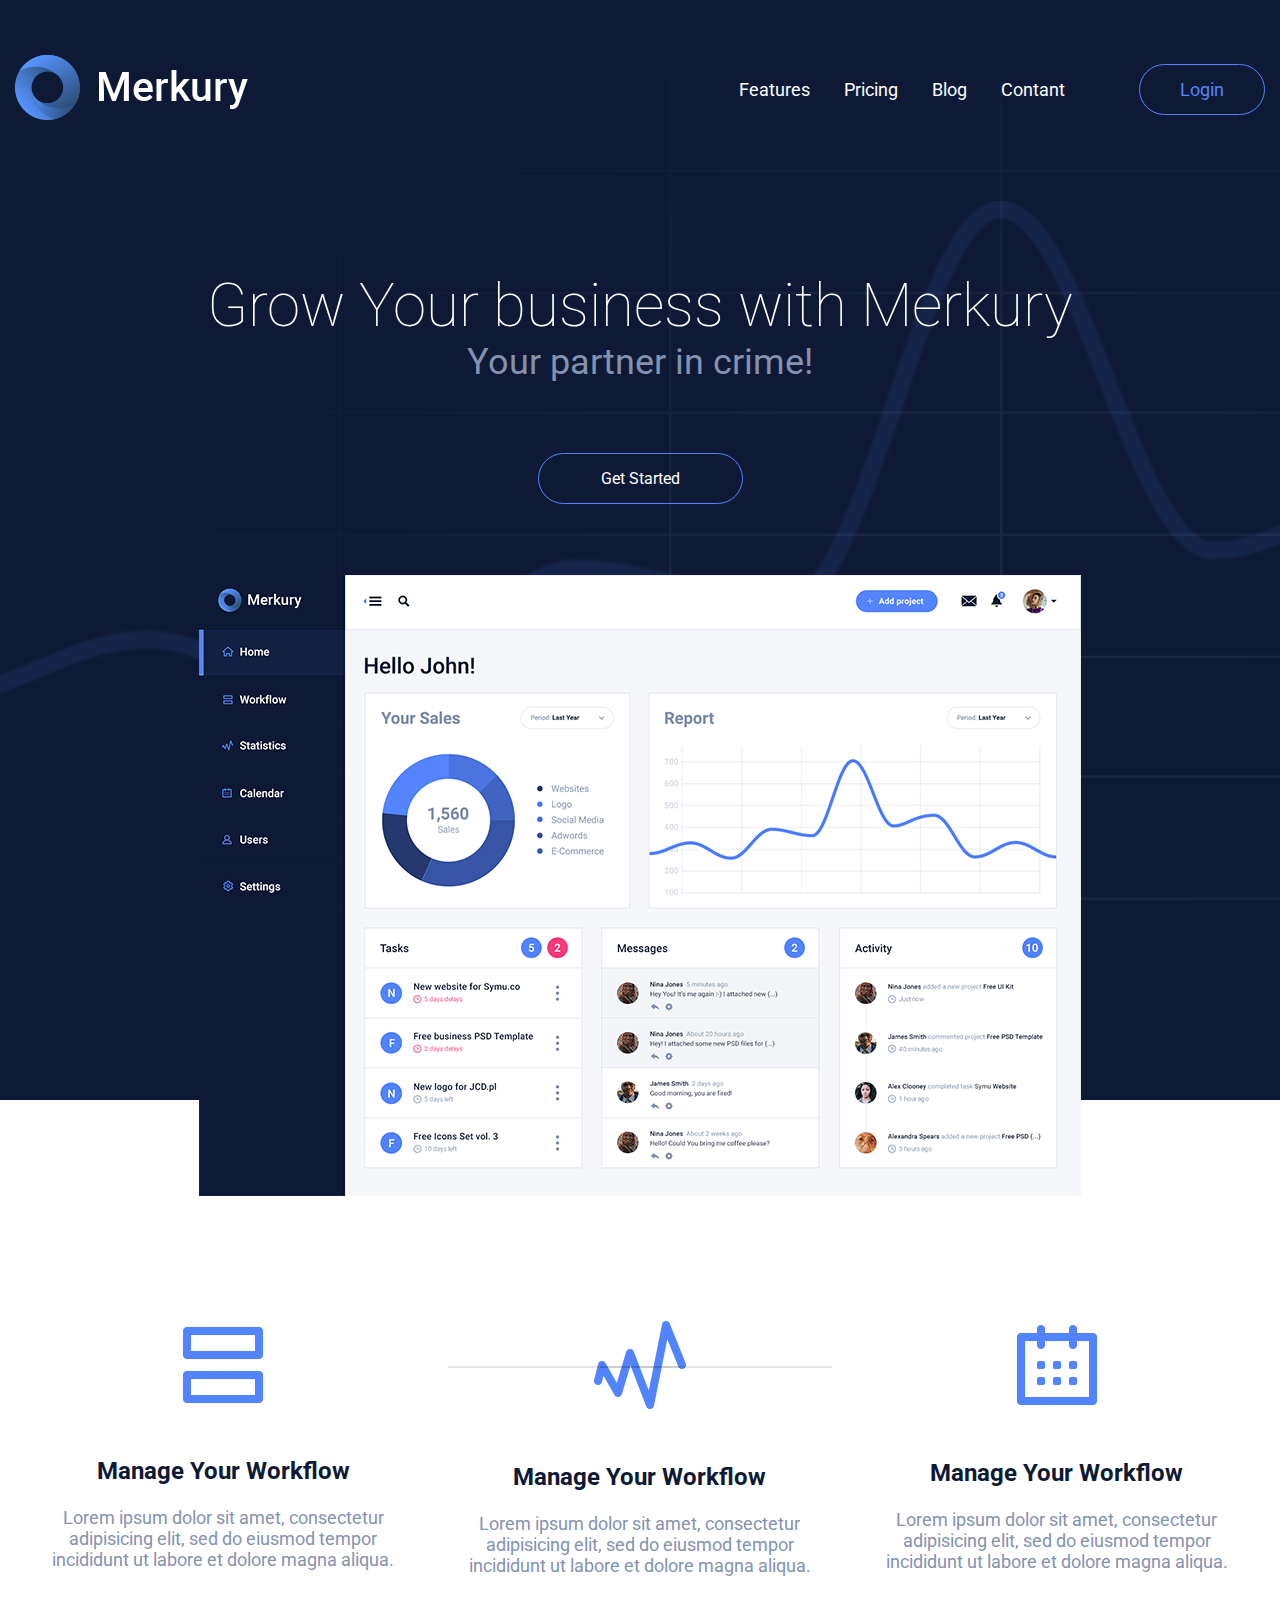
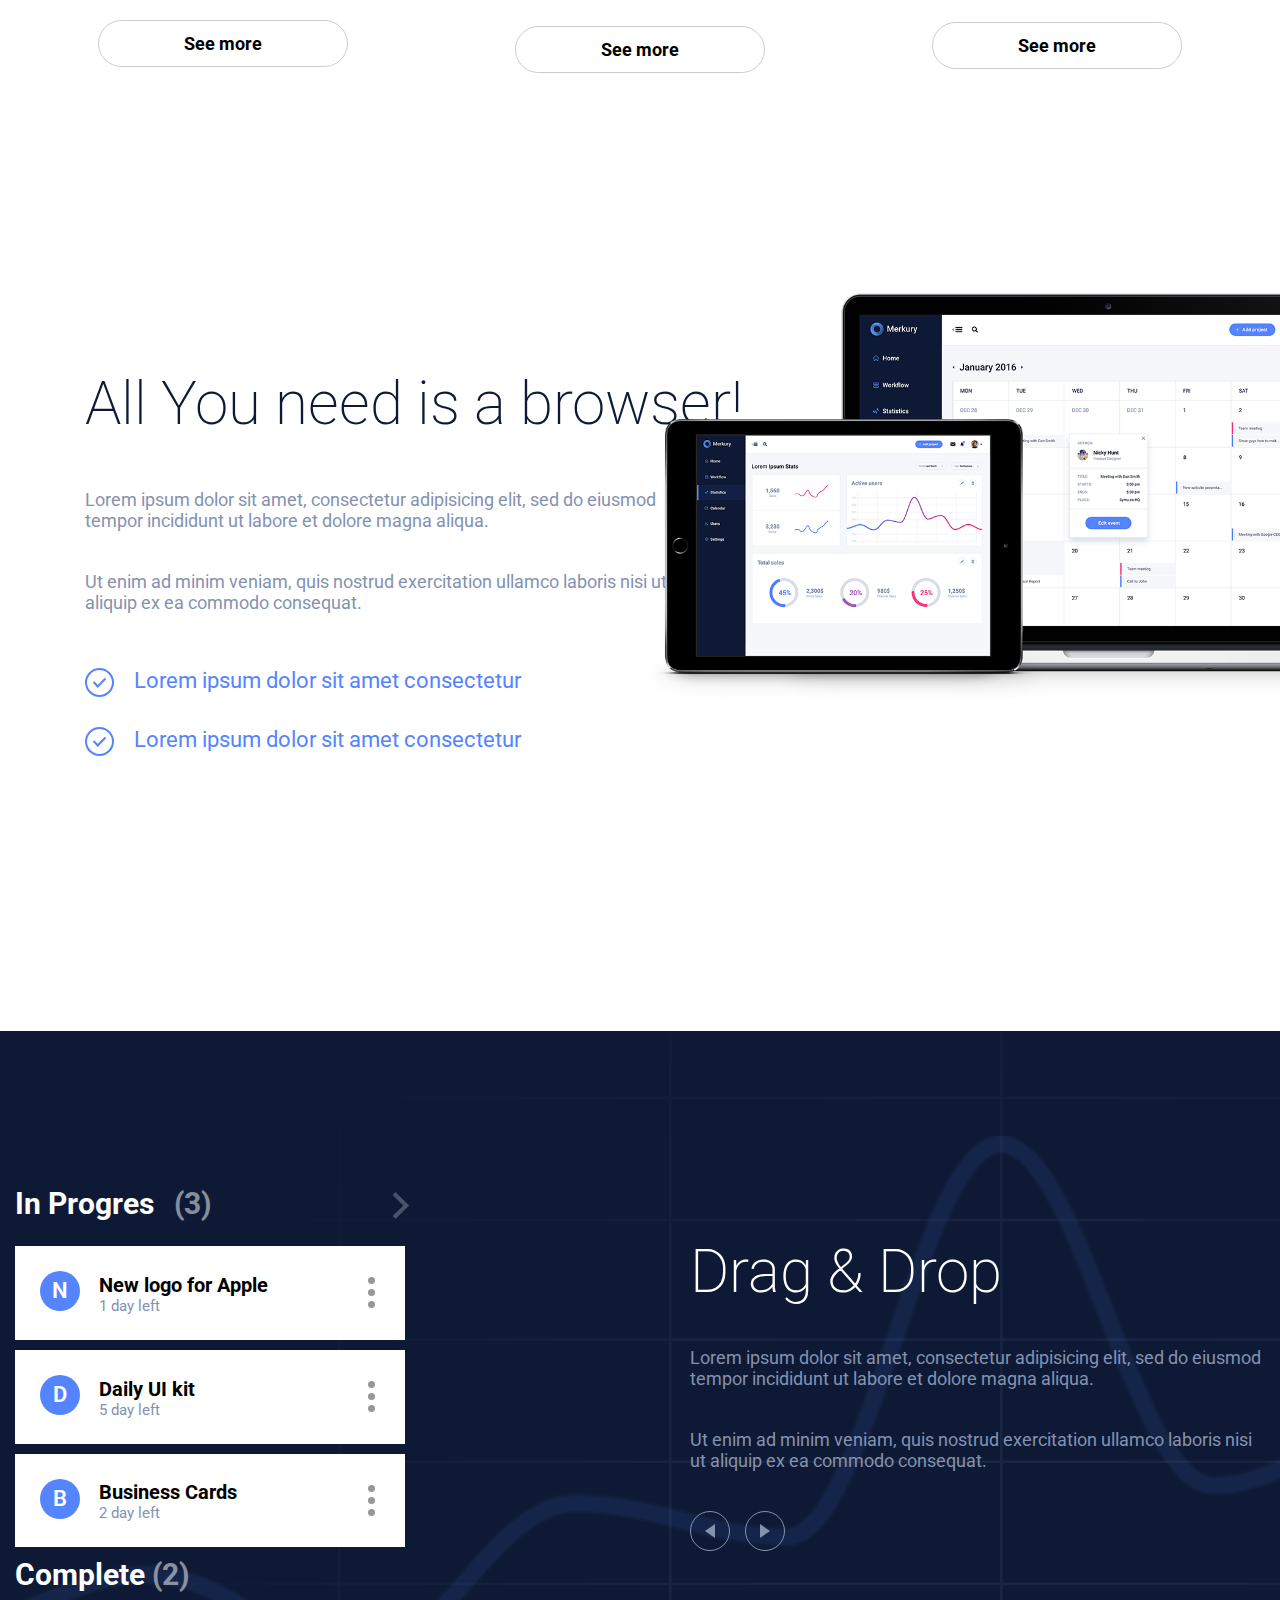
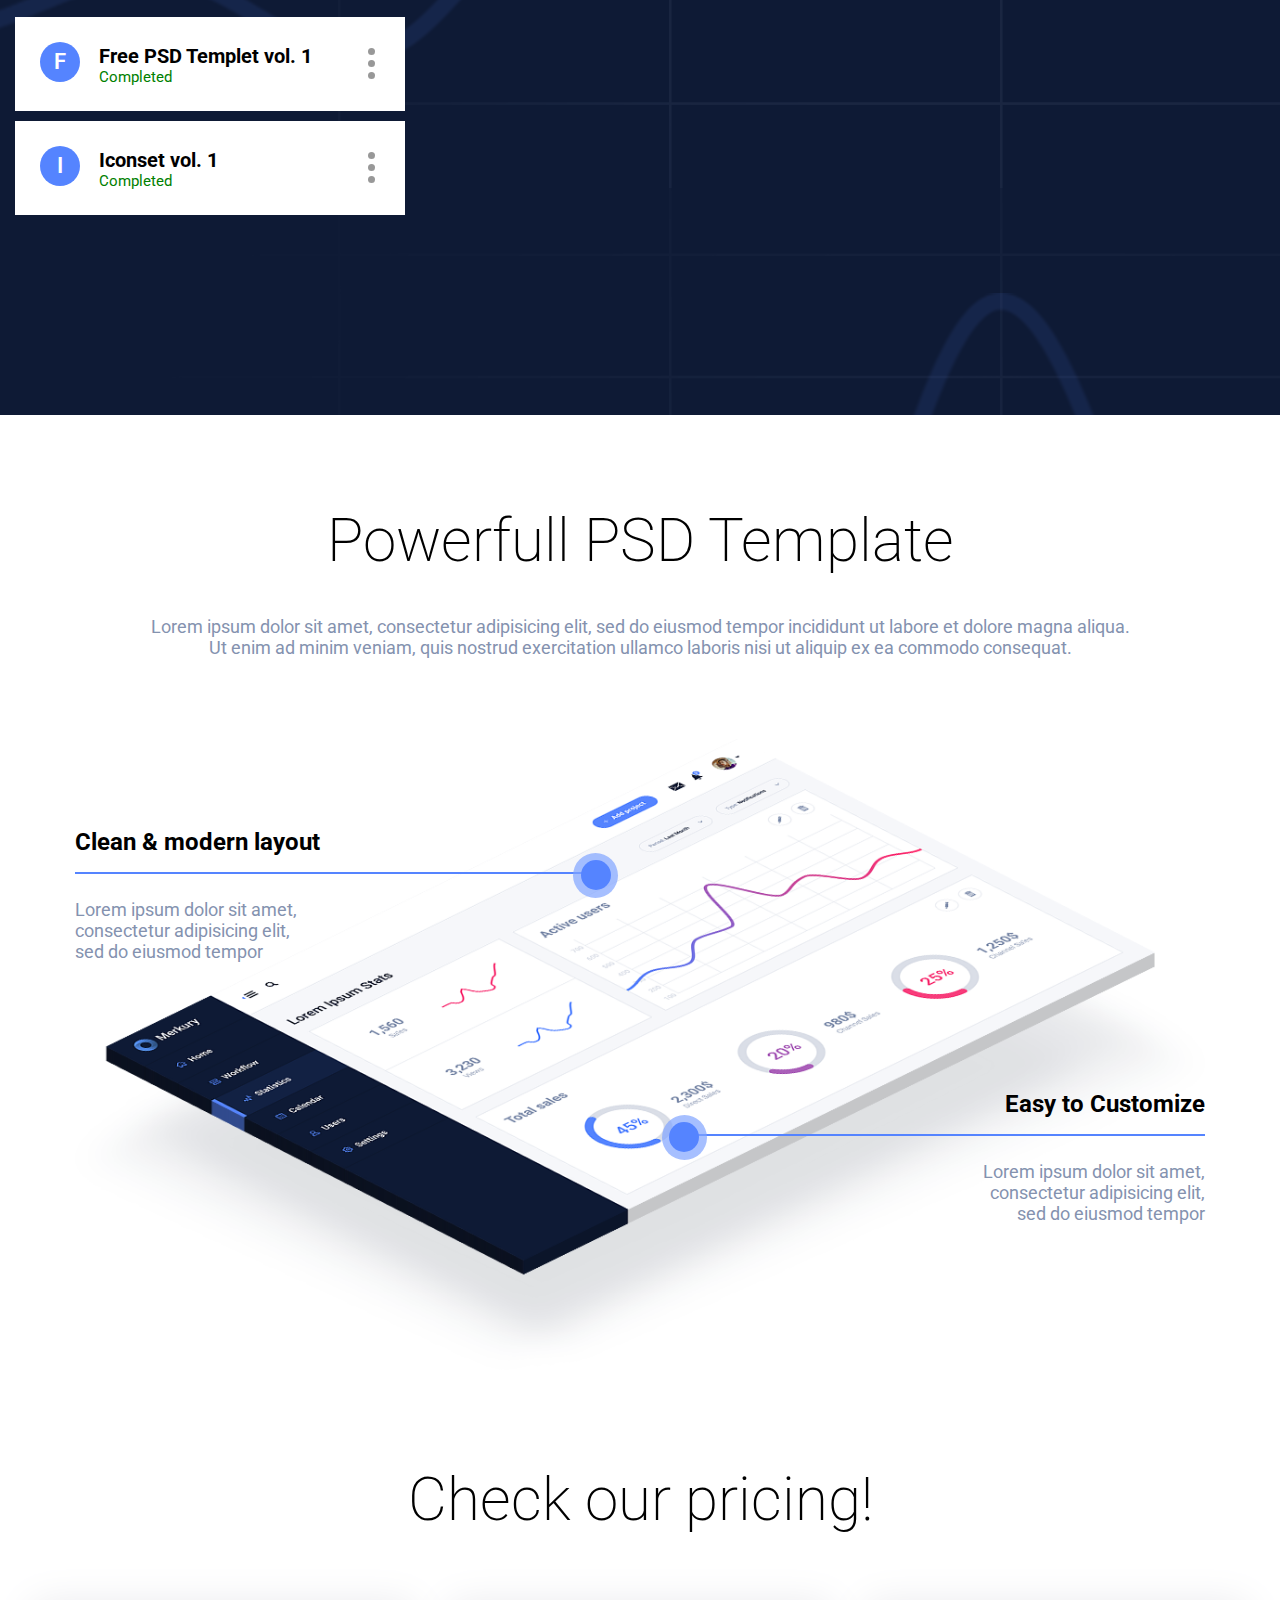
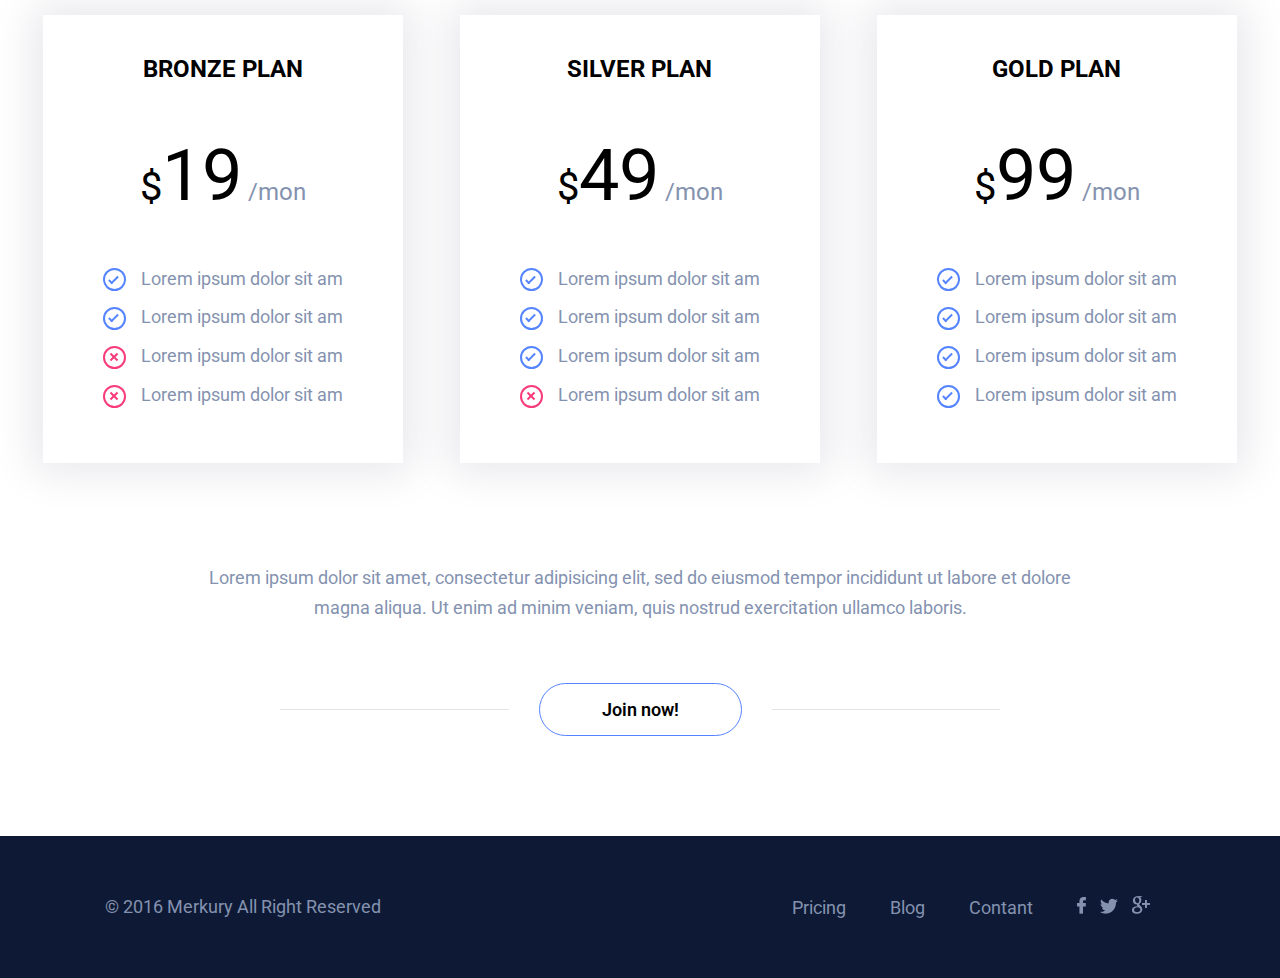
<file: Merkury/index.html>
<!DOCTYPE html>
<html lang="en">
  <head>
    <meta charset="UTF-8" />
    <meta name="viewport" content="width=device-width, initial-scale=1.0" />
    <title>Merkury</title>
    <link rel="shortcut icon" href="favicon.png" type="image/x-icon">
    <link rel="stylesheet" href="css/style.css" />
  </head>
  <body>
    <header class="header">
      <div class="container">
        <div class="header-inner">
          <div class="header-logo">
            <a href="javascript:void(0)">
              <img src="images/logo.png" alt="Merkury" />
            </a>
            <div class="header-icon">
              <span></span>
            </div>
          </div>
          <div class="header-nev">
            <ul>
              <li><a href="javascript:void(0)">Features</a></li>
              <li><a href="javascript:void(0)">Pricing</a></li>
              <li><a href="javascript:void(0)">Blog</a></li>
              <li><a href="javascript:void(0)">Contant</a></li>
              <li><a class="header-btn" href="javascript:void(0)">Login</a></li>
            </ul>
          </div>
        </div>
      </div>
    </header>
    <section class="hero">
      <div class="hero-box">
        <h1 class="hero-box__title">Grow Your business with Merkury</h1>
        <h2 class="hero-box__text">Your partner in crime!</h2>
        <a class="hero-box__btn" href="javascript:void(0)">Get Started</a>
      </div>
      <div class="hero-img">
        <img src="images/dashboord.png" alt="dashboord" />
      </div>
    </section>
    <section class="features">
      <div class="container">
        <div class="features-box">
          <div class="features-box__item">
            <img src="images/feature-icon.png" alt="Features logo" />
            <h2 class="features-box__title">Manage Your Workflow</h2>
            <p class="features-box__text">
              Lorem ipsum dolor sit amet, consectetur adipisicing elit, sed do
              eiusmod tempor incididunt ut labore et dolore magna aliqua.
            </p>
            <a href="javascript:void(0)"> See more</a>
          </div>
          <div class="features-box__item">
            <img src="images/feature-icon-graf.png" alt="Features logo" />
            <h2 class="features-box__title">Manage Your Workflow</h2>
            <p class="features-box__text">
              Lorem ipsum dolor sit amet, consectetur adipisicing elit, sed do
              eiusmod tempor incididunt ut labore et dolore magna aliqua.
            </p>
            <a href="javascript:void(0)"> See more</a>
          </div>
          <div class="features-box__item">
            <img src="images/feature-icon-cal.png" alt="Features logo" />
            <h2 class="features-box__title">Manage Your Workflow</h2>
            <p class="features-box__text">
              Lorem ipsum dolor sit amet, consectetur adipisicing elit, sed do
              eiusmod tempor incididunt ut labore et dolore magna aliqua.
            </p>
            <a href="javascript:void(0)"> See more</a>
          </div>
        </div>
      </div>
    </section>
    <section class="browser">
      <div class="container">
        <div class="browser-main">
          <div class="browser-box">
            <h2 class="browser-box__title">All You need is a browser!</h2>
            <p class="browser-box__text text1">
              Lorem ipsum dolor sit amet, consectetur adipisicing elit, sed do
              eiusmod tempor incididunt ut labore et dolore magna aliqua.
            </p>

            <p class="browser-box__text">
              Ut enim ad minim veniam, quis nostrud exercitation ullamco laboris
              nisi ut aliquip ex ea commodo consequat.
            </p>
            <p class="browser-box__check check1">
              Lorem ipsum dolor sit amet consectetur
            </p>
            <p class="browser-box__check">
              Lorem ipsum dolor sit amet consectetur
            </p>
          </div>
          <div class="browser-img">
            <img src="images/mobile-graph-9.png" alt="graph     image" />
          </div>
        </div>
      </div>
    </section>
    <section class="progres">
      <div class="container">
        <div class="progres-main">
          <div class="progres-container">
            <div class="progres-left">
              <div class="progres-box__heading">
                <h3>In Progres<span class="drop-icon">(3)</span></h3>
              </div>
              <div class="progres-box">
                <div class="progres-box__logo">
                  <p>N</p>
                </div>
                <div class="progres-box__text">
                  <h4>New logo for Apple</h4>
                  <p>1 day left</p>
                  <span></span>
                </div>
              </div>
              <div class="progres-box">
                <div class="progres-box__logo">
                  <p>D</p>
                </div>
                <div class="progres-box__text">
                  <h4>Daily UI kit</h4>
                  <p>5 day left</p>
                  <span></span>
                </div>
              </div>
              <div class="progres-box">
                <div class="progres-box__logo">
                  <p>B</p>
                </div>
                <div class="progres-box__text">
                  <h4>Business Cards</h4>
                  <p>2 day left</p>
                  <span></span>
                </div>
              </div>
            </div>
            <div class="progres-complete">
              <div class="progres-box__heading">
                <h3>Complete <span>(2)</span></h3>
              </div>
              <div class="progres-box">
                <div class="progres-box__logo">
                  <p>F</p>
                </div>
                <div class="progres-box__text">
                  <h4>Free PSD Templet vol. 1</h4>
                  <p class="progres-box__text-complete">Completed</p>
                  <span></span>
                </div>
              </div>
              <div class="progres-box">
                <div class="progres-box__logo">
                  <p>I</p>
                </div>
                <div class="progres-box__text">
                  <h4>Iconset vol. 1</h4>
                  <p class="progres-box__text-complete">Completed</p>
                  <span></span>
                </div>
              </div>
            </div>
          </div>
          <div class="progres-right">
            <h3>Drag & Drop</h3>
            <p>
              Lorem ipsum dolor sit amet, consectetur adipisicing elit, sed do
              eiusmod tempor incididunt ut labore et dolore magna aliqua.
            </p>
            <p>
              Ut enim ad minim veniam, quis nostrud exercitation ullamco laboris
              nisi ut aliquip ex ea commodo consequat.
            </p>
            <div class="progres-icon">
              <div class="progres-icon__content">
                <div class="progres-icon__content-arrow"></div>
              </div>
              <div class="progres-icon__content">
                <div class="progres-icon__content-arrow__right"></div>
              </div>
            </div>
          </div>
        </div>
      </div>
    </section>
    <section class="powerfull">
      <div class="container">
        <div class="powerfull-title">
          <h3>Powerfull PSD Template</h3>
          <p>
            Lorem ipsum dolor sit amet, consectetur adipisicing elit, sed do
            eiusmod tempor incididunt ut labore et dolore magna aliqua. Ut enim
            ad minim veniam, quis nostrud exercitation ullamco laboris nisi ut
            aliquip ex ea commodo consequat.
          </p>
        </div>
        <div class="powerfull-image">
          <img src="images/chart.png" alt="" />

          <div class="powerfull-left">
            <h2>Clean & modern layout</h2>
            <p>
              Lorem ipsum dolor sit amet, consectetur adipisicing elit, sed do
              eiusmod tempor
            </p>
            <div class="powerfull-icon">
              <div class="powerfull-icon__content">
                <div class="powerfull-icon__content-inner"></div>
              </div>
            </div>
          </div>
          <div class="powerfull-left powerfull-right">
            <h2>Easy to Customize</h2>
            <p>
              Lorem ipsum dolor sit amet, consectetur adipisicing elit, sed do
              eiusmod tempor
            </p>
            <div class="powerfull-icon">
              <div class="powerfull-icon__content">
                <div class="powerfull-icon__content-inner"></div>
              </div>
            </div>
          </div>
        </div>
      </div>
    </section>
    <section class="plan">
      <div class="container">
        <div class="powerfull-title Plan-title">
          <h3>Check our pricing!</h3>
        </div>
        <div class="plan-row">
          <div class="plan-col">
            <h4>BRONZE PLAN</h4>
            <p class="plan-col__price">
              <span class="plan-col__price-doller">$</span
              ><span class="plan-col__price-amount">19</span> /mon
            </p>
            <div class="plan-col-text">
              <p class="plan-col-text-check">
                <span class="plan-col-text__cercle"></span>Lorem ipsum dolor sit
                am
              </p>
              <p class="plan-col-text-check">
                <span class="plan-col-text__cercle"></span>Lorem ipsum dolor sit
                am
              </p>
              <p class="plan-col-text-close">
                <span class="plan-col-text__cercle"> </span>Lorem ipsum dolor
                sit am
              </p>
              <p class="plan-col-text-close">
                <span class="plan-col-text__cercle"> </span>Lorem ipsum dolor
                sit am
              </p>
            </div>
          </div>
          <div class="plan-col">
            <h4>SILVER PLAN</h4>
            <p class="plan-col__price">
              <span class="plan-col__price-doller">$</span
              ><span class="plan-col__price-amount">49</span> /mon
            </p>
            <div class="plan-col-text">
              <p class="plan-col-text-check">
                <span class="plan-col-text__cercle"></span>Lorem ipsum dolor sit
                am
              </p>
              <p class="plan-col-text-check">
                <span class="plan-col-text__cercle"></span>Lorem ipsum dolor sit
                am
              </p>
              <p class="plan-col-text-check">
                <span class="plan-col-text__cercle"></span>Lorem ipsum dolor sit
                am
              </p>
              <p class="plan-col-text-close">
                <span class="plan-col-text__cercle"> </span>Lorem ipsum dolor
                sit am
              </p>
            </div>
          </div>
          <div class="plan-col">
            <h4>GOLD PLAN</h4>
            <p class="plan-col__price">
              <span class="plan-col__price-doller">$</span
              ><span class="plan-col__price-amount">99</span> /mon
            </p>
            <div class="plan-col-text">
              <p class="plan-col-text-check">
                <span class="plan-col-text__cercle"></span>Lorem ipsum dolor sit
                am
              </p>
              <p class="plan-col-text-check">
                <span class="plan-col-text__cercle"></span>Lorem ipsum dolor sit
                am
              </p>
              <p class="plan-col-text-check">
                <span class="plan-col-text__cercle"></span>Lorem ipsum dolor sit
                am
              </p>
              <p class="plan-col-text-check">
                <span class="plan-col-text__cercle"></span>Lorem ipsum dolor sit
                am
              </p>
            </div>
          </div>
        </div>
        <div class="plan-detail">
          <p>
            Lorem ipsum dolor sit amet, consectetur adipisicing elit, sed do
            eiusmod tempor incididunt ut labore et dolore magna aliqua. Ut enim
            ad minim veniam, quis nostrud exercitation ullamco laboris.
          </p>
          <div class="plan-detail-box">
            <span class="plan-detail-box__line"></span>
            <div class="plan-detail-box__inner">
              <a class="plan-detail__btn" href="javascript:void(0)"
                >Join now!</a
              >
            </div>
          </div>
        </div>
      </div>
    </section>
    <footer class="footer">
      <div class="container">
        <div class="footer-row">
          <div class="footer-left">
            <p>© 2016 Merkury All Right Reserved</p>
          </div>
          <div class="footer-nev">
            <ul>
              <li><a href="javascript:void(0)">Pricing</a></li>
              <li><a href="javascript:void(0)">Blog</a></li>
              <li><a href="javascript:void(0)">Contant</a></li>
              <li>
                <a href="javascript:void(0)"><img src="images/fb.png" /></a>
              </li>
              <li class="footer-nev__icon">
                <a href="javascript:void(0)"
                  ><img src="images/twitter.png"
                /></a>
              </li>
              <li class="footer-nev__icon">
                <a href="javascript:void(0)"
                  ><img src="images/google.png" />
                </a>
              </li>
            </ul>
          </div>
        </div>
      </div>
    </footer>
  </body>
</html>
</file>
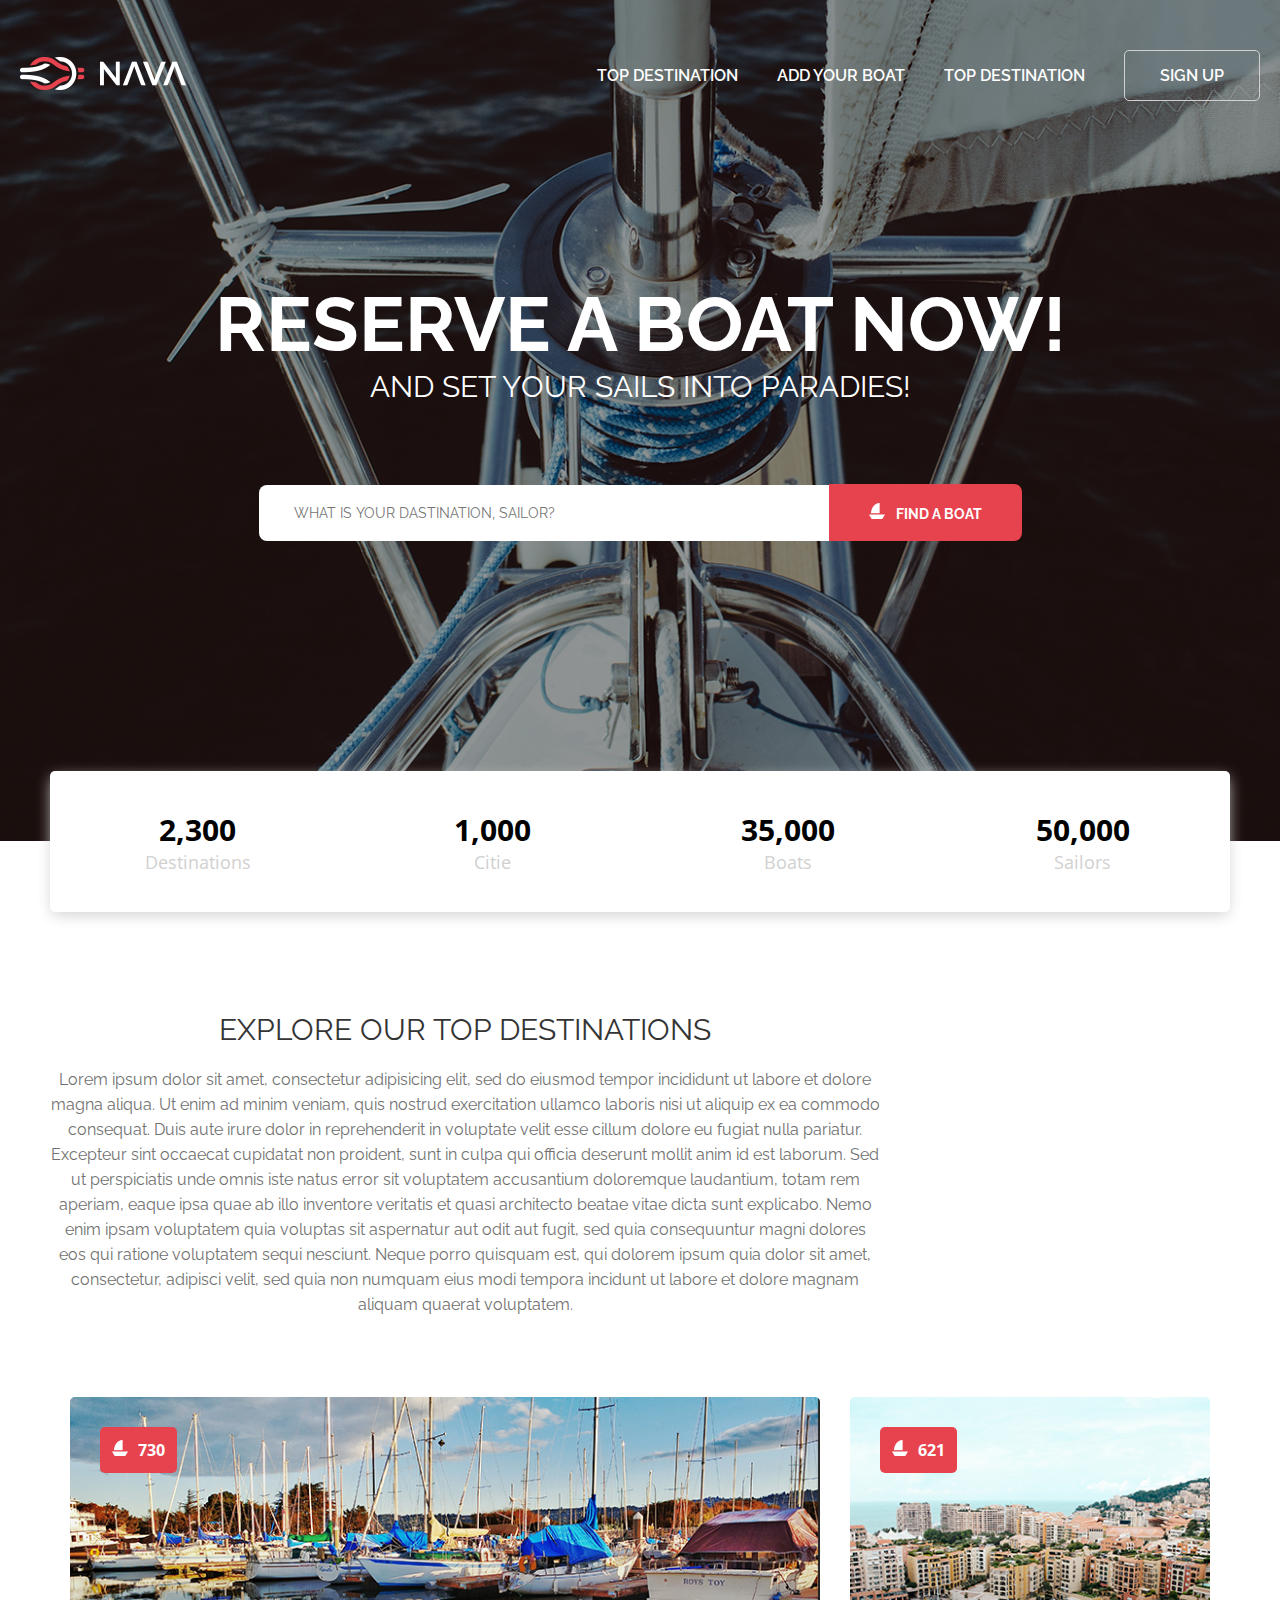
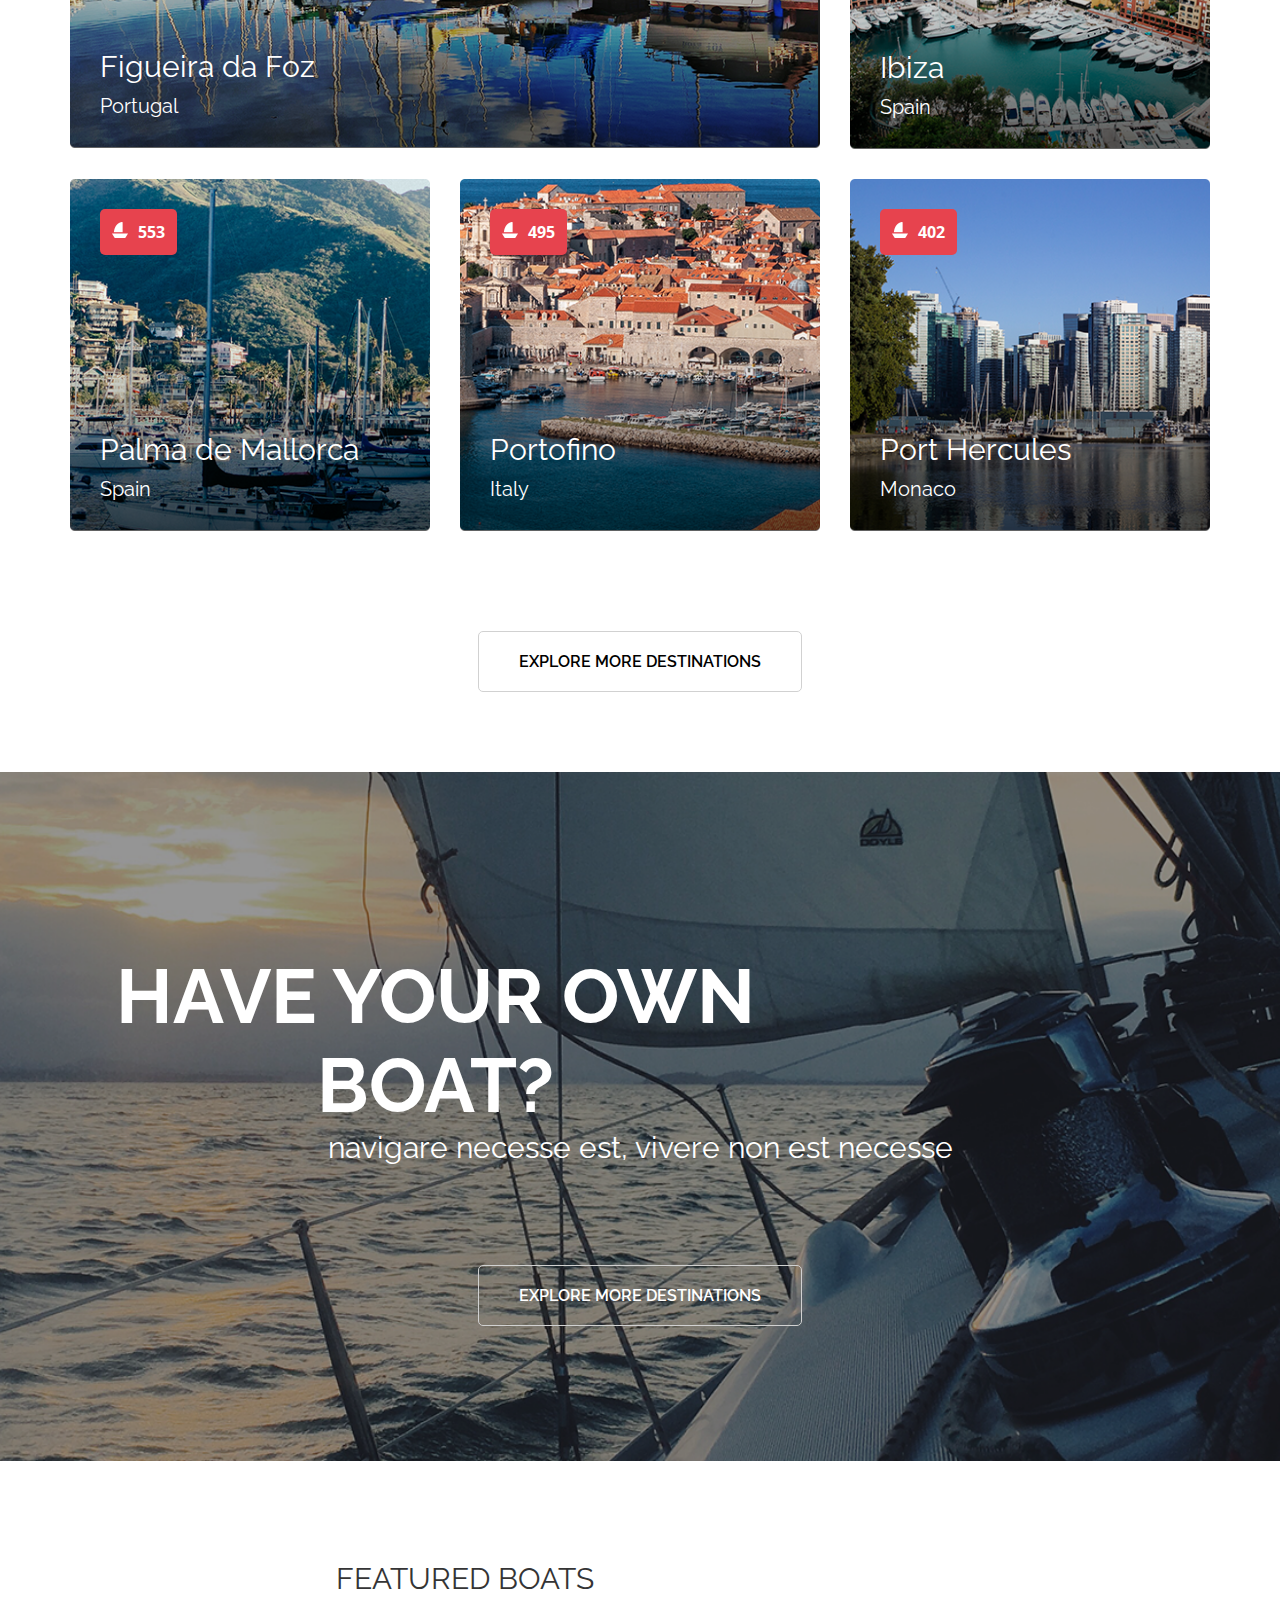
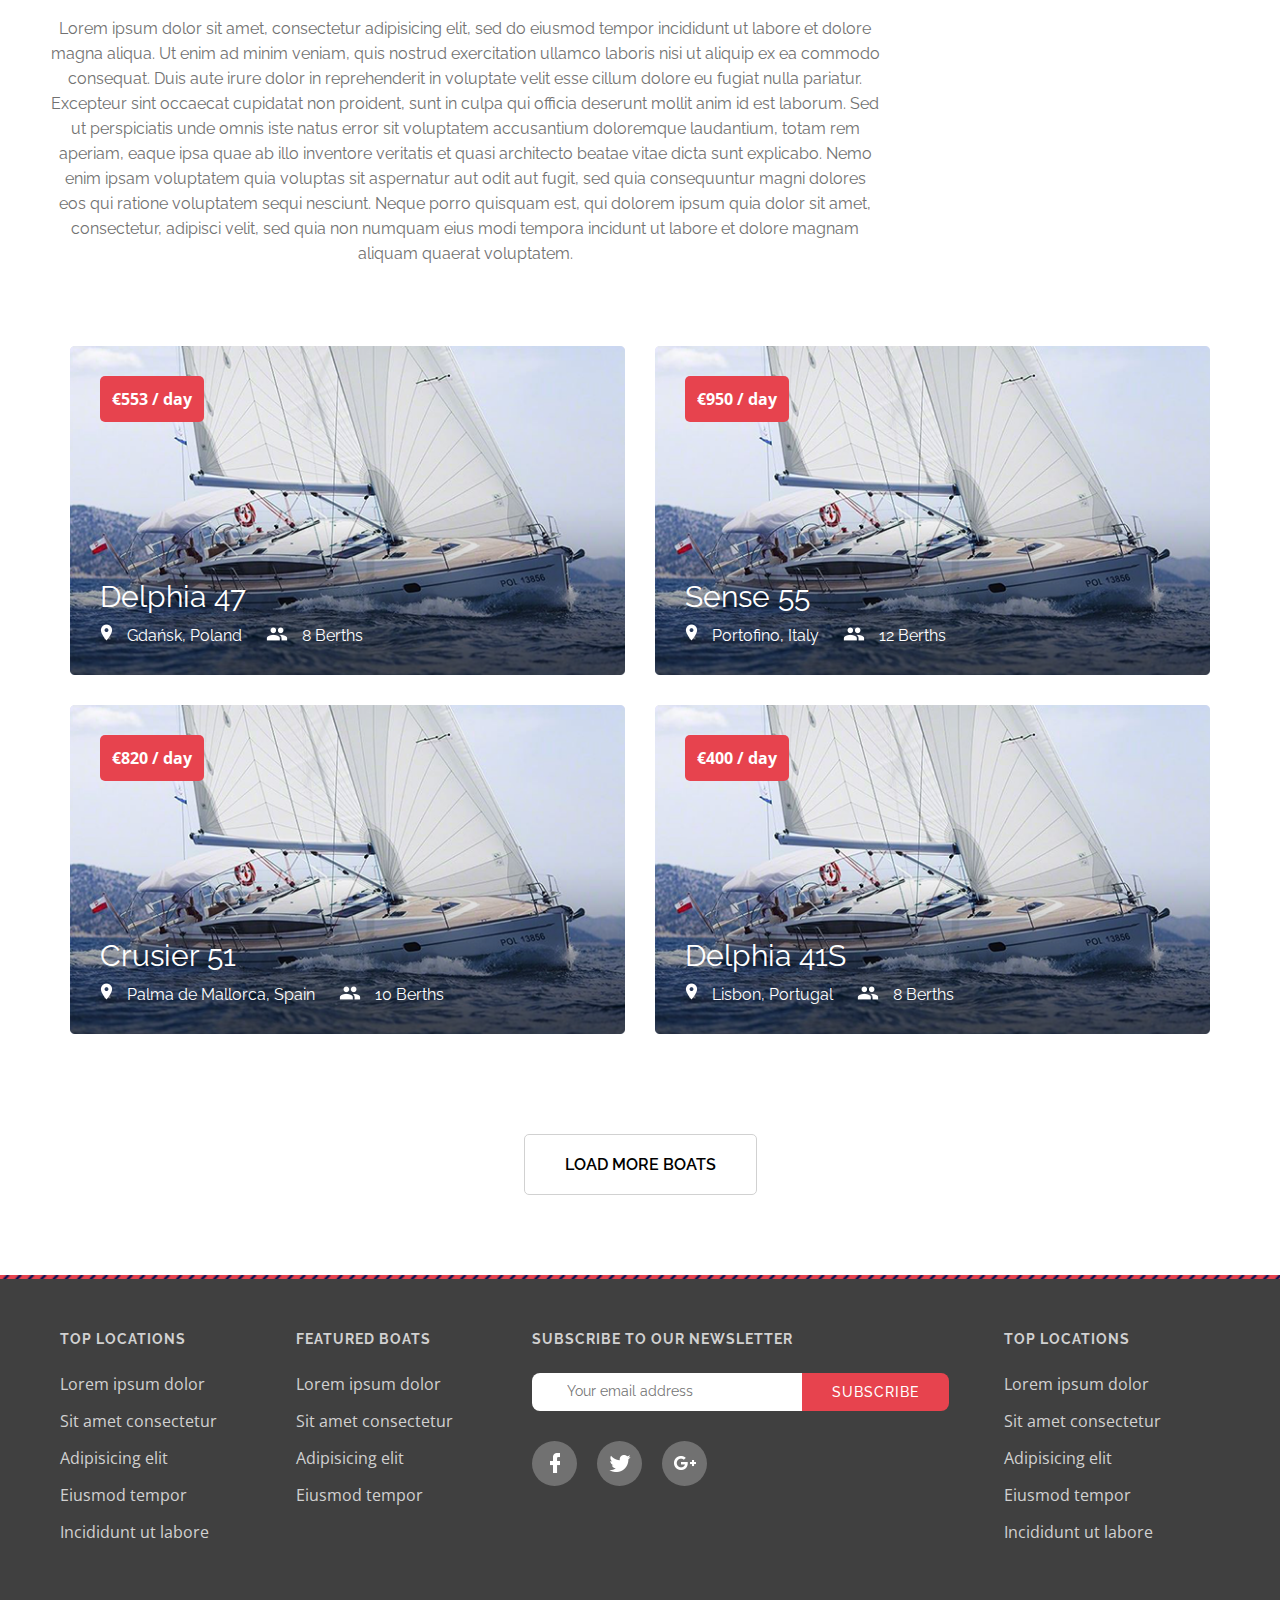
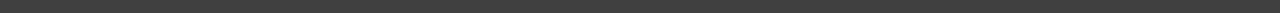
<file: nava/index.html>
<!DOCTYPE html>
<html lang="en">
  <head>
    <meta charset="UTF-8" />
    <meta name="viewport" content="width=device-width, initial-scale=1.0" />
    <title>NAVA</title>
    <link rel="shortcut icon" href="favicon.png" type="image/x-icon" />
    <link rel="stylesheet" href="css/style.css" />
  </head>
  <body>
    <header>
      <div class="container">
        <div class="header">
          <div class="header-logo">
            <img src="images/logo.png" alt="" />
            <div class="header-nevbar">
              <!-- <a href="#" onclick="document.getElementsByClassName('demo').style.display='block'"></a>
              <button onclick="document.getElementsByClassName('demo').style.display='block'">

              </button> -->
              <span></span>
            </div>  
            <!-- <p class="demo"></p> -->
          </div>
          <div class="header-nev" id="demo">
            <ul>
              <li>
                <a href="javascript:void(0)">TOP DESTINATION</a>
              </li>
              <li>
                <a href="javascript:void(0)">ADD YOUR BOAT</a>
              </li>
              <li>
                <a href="javascript:void(0)">TOP DESTINATION</a>
              </li>
              <li>
                <a href="javascript:void(0)">SIGN UP</a>
              </li>
            </ul>
          </div>
        </div>
      </div>
    </header>
    <section class="hero">
      <div class="container">
        <div class="hero-box">
          <h1 class="hero-title">RESERVE A BOAT NOW!</h1>
          <p class="hero-desc">AND SET YOUR SAILS INTO PARADIES!</p>
          <form action="javascript:void(0)">
            <div class="hero-form">
              <div class="hero-form__search">
                <input
                  type="text"
                  placeholder="WHAT IS YOUR DASTINATION, SAILOR?"
                />
              </div>
              <div class="hero-form__btn">
                <button type="submit">
                  <span><img src="images/boat.png" alt="" /> </span> FIND A BOAT
                </button>
              </div>
            </div>
          </form>
        </div>
      </div>
    </section>
    <section class="counter">
      <div class="container-fluid">
        <div class="counter-wrapper">
          <div class="counter-wrapper__content">
            <h3>2,300</h3>
            <p>Destinations</p>
          </div>
          <div class="counter-wrapper__content">
            <h3>1,000</h3>
            <p>Citie</p>
          </div>
          <div class="counter-wrapper__content">
            <h3>35,000</h3>
            <p>Boats</p>
          </div>
          <div class="counter-wrapper__content">
            <h3>50,000</h3>
            <p>Sailors</p>
          </div>
        </div>
      </div>
    </section>
    <section class="destination sp">
      <div class="container-fluid">
        <div class="section-title spb">
          <h3>EXPLORE OUR TOP DESTINATIONS</h3>
          <p>
            Lorem ipsum dolor sit amet, consectetur adipisicing elit, sed do
            eiusmod tempor incididunt ut labore et dolore magna aliqua. Ut enim
            ad minim veniam, quis nostrud exercitation ullamco laboris nisi ut
            aliquip ex ea commodo consequat. Duis aute irure dolor in
            reprehenderit in voluptate velit esse cillum dolore eu fugiat nulla
            pariatur. Excepteur sint occaecat cupidatat non proident, sunt in
            culpa qui officia deserunt mollit anim id est laborum. Sed ut
            perspiciatis unde omnis iste natus error sit voluptatem accusantium
            doloremque laudantium, totam rem aperiam, eaque ipsa quae ab illo
            inventore veritatis et quasi architecto beatae vitae dicta sunt
            explicabo. Nemo enim ipsam voluptatem quia voluptas sit aspernatur
            aut odit aut fugit, sed quia consequuntur magni dolores eos qui
            ratione voluptatem sequi nesciunt. Neque porro quisquam est, qui
            dolorem ipsum quia dolor sit amet, consectetur, adipisci velit, sed
            quia non numquam eius modi tempora incidunt ut labore et dolore
            magnam aliquam quaerat voluptatem.
          </p>
        </div>
        <div class="row">
          <div class="col-lg-8">
            <div class="destination-box__image">
              <img class="img-block" src="images/destination_1.png" alt="" />
              <div class="destination-box__btn">
                <a href="javascript:void(0)"
                  ><img src="images/boat.png" alt="" />730</a
                >
              </div>
              <div class="destination-box-desc">
                <h4>Figueira da Foz</h4>
                <p>Portugal</p>
              </div>
            </div>
          </div>

          <div class="col-lg-4">
            <div class="destination-box__image">
              <img class="img-block" src="images/destination_2.png" alt="" />
              <div class="destination-box__btn">
                <a href="javascript:void(0)"
                  ><img src="images/boat.png" alt="" />621</a
                >
              </div>
              <div class="destination-box-desc">
                <h4>Ibiza</h4>
                <p>Spain</p>
              </div>
            </div>
          </div>
        </div>
        <div class="row">
          <div class="col-lg-4">
            <div class="destination-box__image">
              <img class="img-block" src="images/destination_3.png" alt="" />
              <div class="destination-box__btn">
                <a href="javascript:void(0)"
                  ><img src="images/boat.png" alt="" />553</a
                >
              </div>
              <div class="destination-box-desc">
                <h4>Palma de Mallorca</h4>
                <p>Spain</p>
              </div>
            </div>
          </div>
          <div class="col-lg-4">
            <div class="destination-box__image">
              <img class="img-block" src="images/destination_4.png" alt="" />
              <div class="destination-box__btn">
                <a href="javascript:void(0)"
                  ><img src="images/boat.png" alt="" />495</a
                >
              </div>
              <div class="destination-box-desc">
                <h4>Portofino</h4>
                <p>Italy</p>
              </div>
            </div>
          </div>
          <div class="col-lg-4">
            <div class="destination-box__image">
              <img class="img-block" src="images/destination_5.png" alt="" />
              <div class="destination-box__btn">
                <a href="javascript:void(0)"
                  ><img src="images/boat.png" alt="" />402</a
                >
              </div>
              <div class="destination-box-desc">
                <h4>Port Hercules</h4>
                <p>Monaco</p>
              </div>
            </div>
          </div>
        </div>
        <!-- <div class="destination-image">
            </div> -->

        <div class="destination-more spt">
          <a href="javascript:void(0)">EXPLORE MORE DESTINATIONS</a>
        </div>
      </div>
    </section>
    <section class="boat">
      <div class="container">
        <div class="boat-content">
          <h2 class="section-title hero-title">HAVE YOUR OWN BOAT?</h2>
          <p class="section-desc hero-desc">
            navigare necesse est, vivere non est necesse
          </p>
          <div class="boat-content__btn destination-more sp">
            <a href="javascript:void(0)">EXPLORE MORE DESTINATIONS</a>
          </div>
        </div>
      </div>
    </section>
    <section class="booking sp">
      <div class="container-fluid">
        <div class="section-title spb">
          <h3>FEATURED BOATS</h3>
          <p>
            Lorem ipsum dolor sit amet, consectetur adipisicing elit, sed do
            eiusmod tempor incididunt ut labore et dolore magna aliqua. Ut enim
            ad minim veniam, quis nostrud exercitation ullamco laboris nisi ut
            aliquip ex ea commodo consequat. Duis aute irure dolor in
            reprehenderit in voluptate velit esse cillum dolore eu fugiat nulla
            pariatur. Excepteur sint occaecat cupidatat non proident, sunt in
            culpa qui officia deserunt mollit anim id est laborum. Sed ut
            perspiciatis unde omnis iste natus error sit voluptatem accusantium
            doloremque laudantium, totam rem aperiam, eaque ipsa quae ab illo
            inventore veritatis et quasi architecto beatae vitae dicta sunt
            explicabo. Nemo enim ipsam voluptatem quia voluptas sit aspernatur
            aut odit aut fugit, sed quia consequuntur magni dolores eos qui
            ratione voluptatem sequi nesciunt. Neque porro quisquam est, qui
            dolorem ipsum quia dolor sit amet, consectetur, adipisci velit, sed
            quia non numquam eius modi tempora incidunt ut labore et dolore
            magnam aliquam quaerat voluptatem.
          </p>
        </div>
        <div class="row">
          <div class="col-lg-6">
            <div class="destination-box__image">
              <img class="img-block" src="images/booking-1.png" alt="" />
              <div class="destination-box__btn">
                <a href="javascript:void(0)"> &euro;553 / day</a>
              </div>
              <div class="booking-location destination-box-desc">
                <h4>Delphia 47</h4>
                <a href="javascript:void(0)"
                  ><img src="images/location.png" alt="" />
                  Gdańsk, Poland
                </a>
                <a href="javascript:void(0)"
                  ><img src="images/peaple.png" alt="" />
                  8 Berths
                </a>
              </div>
            </div>
          </div>
          <div class="col-lg-6">
            <div class="destination-box__image">
              <img
                class="img-block"
                class="img-block"
                src="images/booking-1.png"
                alt=""
              />
              <div class="destination-box__btn">
                <a href="javascript:void(0)"> &euro;950 / day</a>
              </div>
              <div class="booking-location destination-box-desc">
                <h4>Sense 55</h4>
                <a href="javascript:void(0)"
                  ><img src="images/location.png" alt="" />
                  Portofino, Italy
                </a>
                <a href="javascript:void(0)"
                  ><img src="images/peaple.png" alt="" />
                  12 Berths
                </a>
              </div>
            </div>
          </div>
        </div>
        <div class="row">
          <div class="col-lg-6">
            <div class="destination-box__image">
              <img class="img-block" src="images/booking-1.png" alt="" />
              <div class="destination-box__btn">
                <a href="javascript:void(0)"> &euro;820 / day</a>
              </div>
              <div class="booking-location destination-box-desc">
                <h4>Crusier 51</h4>
                <a href="javascript:void(0)"
                  ><img src="images/location.png" alt="" />
                  Palma de Mallorca, Spain
                </a>
                <a href="javascript:void(0)"
                  ><img src="images/peaple.png" alt="" />
                  10 Berths
                </a>
              </div>
            </div>
          </div>
          <div class="col-lg-6">
            <div class="destination-box__image">
              <img class="img-block" src="images/booking-1.png" alt="" />
              <div class="destination-box__btn">
                <a href="javascript:void(0)"> &euro;400 / day</a>
              </div>
              <div class="booking-location destination-box-desc">
                <h4>Delphia 41S</h4>
                <a href="javascript:void(0)"
                  ><img src="images/location.png" alt="" />
                  Lisbon, Portugal
                </a>
                <a href="javascript:void(0)"
                  ><img src="images/peaple.png" alt="" />
                  8 Berths
                </a>
              </div>
            </div>
          </div>
        </div>
        <div class="destination-more spt">
          <a href="javascript:void(0)">LOAD MORE BOATS</a>
        </div>
      </div>
    </section>
    <footer class="footer">
      <div class="footer-border">
        <img src="images/footer-border.png" alt="" />
      </div>
      <div class="container-fluid">
        <div class="footer-wrapper">
          <div class="footer-wrapper__box">
            <ul>
              <li>
                <a href="javascript:void(0)">TOP LOCATIONS</a>
              </li>
              <li>
                <a href="javascript:void(0)"> Lorem ipsum dolor</a>
              </li>
              <li>
                <a href="javascript:void(0)">Sit amet consectetur</a>
              </li>
              <li>
                <a href="javascript:void(0)">Adipisicing elit</a>
              </li>
              <li>
                <a href="javascript:void(0)">Eiusmod tempor</a>
              </li>
              <li>
                <a href="javascript:void(0)">Incididunt ut labore</a>
              </li>
            </ul>
          </div>
          <div class="footer-wrapper__box">
            <ul>
              <li>
                <a href="javascript:void(0)">FEATURED BOATS</a>
              </li>
              <li>
                <a href="javascript:void(0)"> Lorem ipsum dolor</a>
              </li>
              <li>
                <a href="javascript:void(0)">Sit amet consectetur</a>
              </li>
              <li>
                <a href="javascript:void(0)">Adipisicing elit</a>
              </li>
              <li>
                <a href="javascript:void(0)">Eiusmod tempor</a>
              </li>
            </ul>
          </div>
          <div class="footer-wrapper__box footer-wrapper__box-search">
            <ul>
              <li>
                <a href="javascript:void(0)">SUBSCRIBE TO OUR NEWSLETTER</a>
              </li>
            </ul>
            <form action="javascript:void(0)">
              <div class="hero-form footer-wrapper-form">
                <div class="hero-form__search footer-wrapper-form__search">
                  <input type="text" placeholder="Your email address" />
                </div>
                <div class="hero-form__btn footer-wrapper-form__btn">
                  <button type="submit">SUBSCRIBE</button>
                </div>
              </div>
            </form>
            <div class="footer-wrapper__icon">
              <div class="footer-wrapper__icon-circle">
                <a href="javascript:void(0)"
                  ><img src="images/facebook.png" alt="" />
                </a>
              </div>
              <div class="footer-wrapper__icon-circle">
                <a href="javascript:void(0)"
                  ><img src="images/twitter.png" alt="" />
                </a>
              </div>
              <div class="footer-wrapper__icon-circle">
                <a href="javascript:void(0)"
                  ><img src="images/google-plus.png" alt="" />
                </a>
              </div>
            </div>
          </div>
          <div class="footer-wrapper__box">
            <ul>
              <li>
                <a href="javascript:void(0)">TOP LOCATIONS</a>
              </li>
              <li>
                <a href="javascript:void(0)"> Lorem ipsum dolor</a>
              </li>
              <li>
                <a href="javascript:void(0)">Sit amet consectetur</a>
              </li>
              <li>
                <a href="javascript:void(0)">Adipisicing elit</a>
              </li>
              <li>
                <a href="javascript:void(0)">Eiusmod tempor</a>
              </li>
              <li>
                <a href="javascript:void(0)">Incididunt ut labore</a>
              </li>
            </ul>
          </div>
        </div>
      </div>
    </footer>
  </body>
</html>
</file>
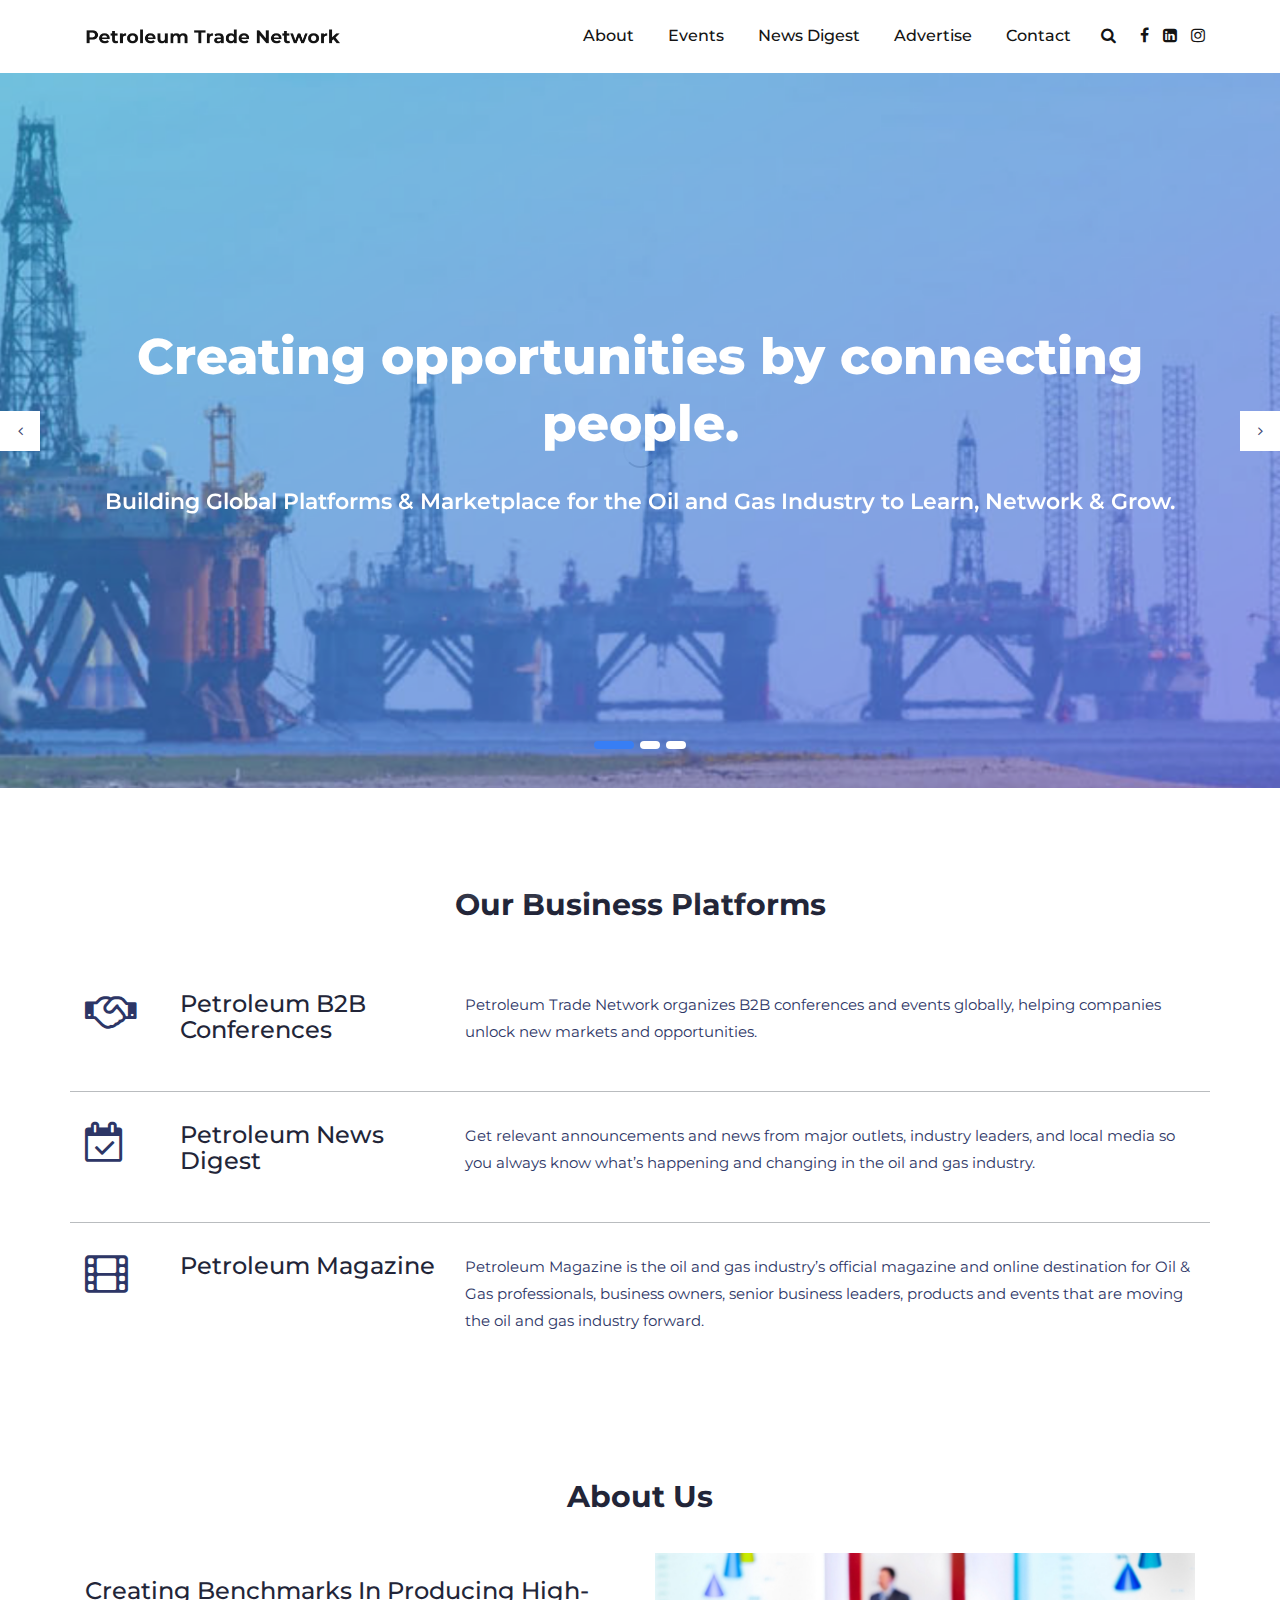
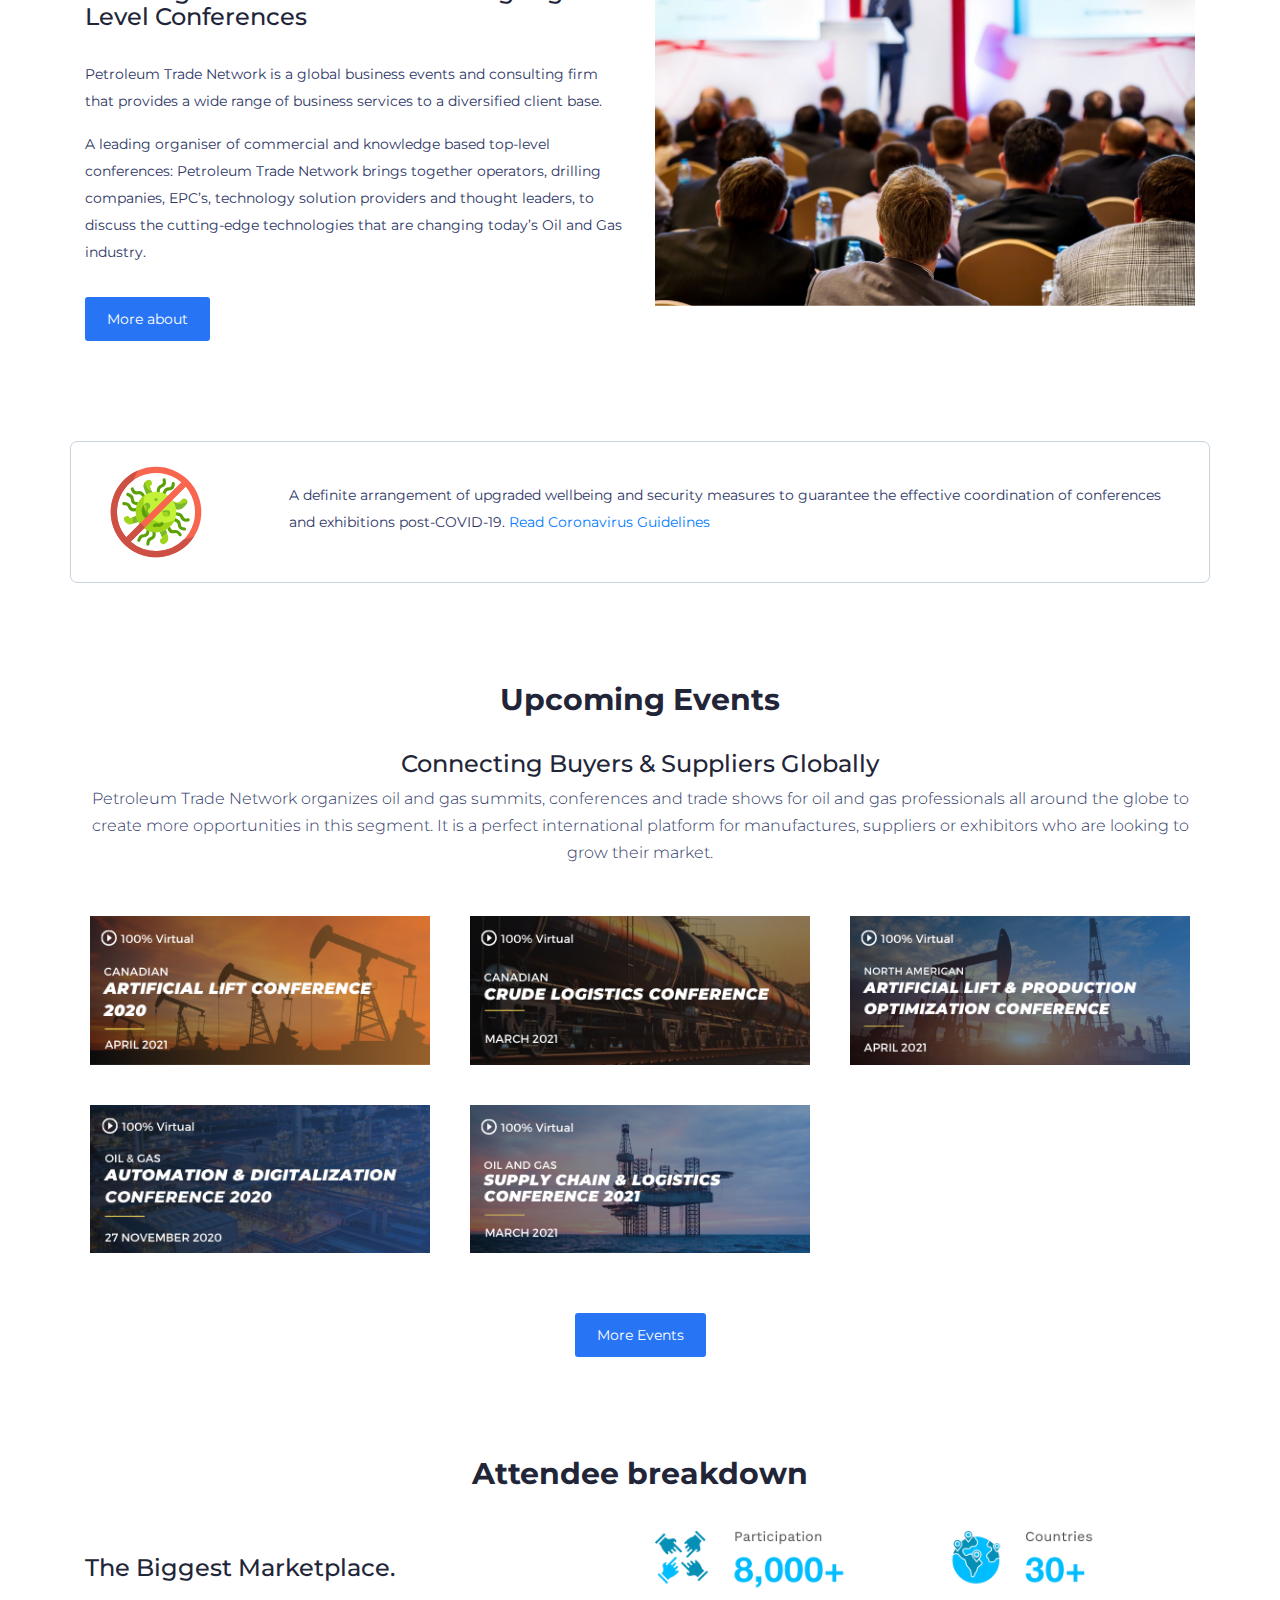
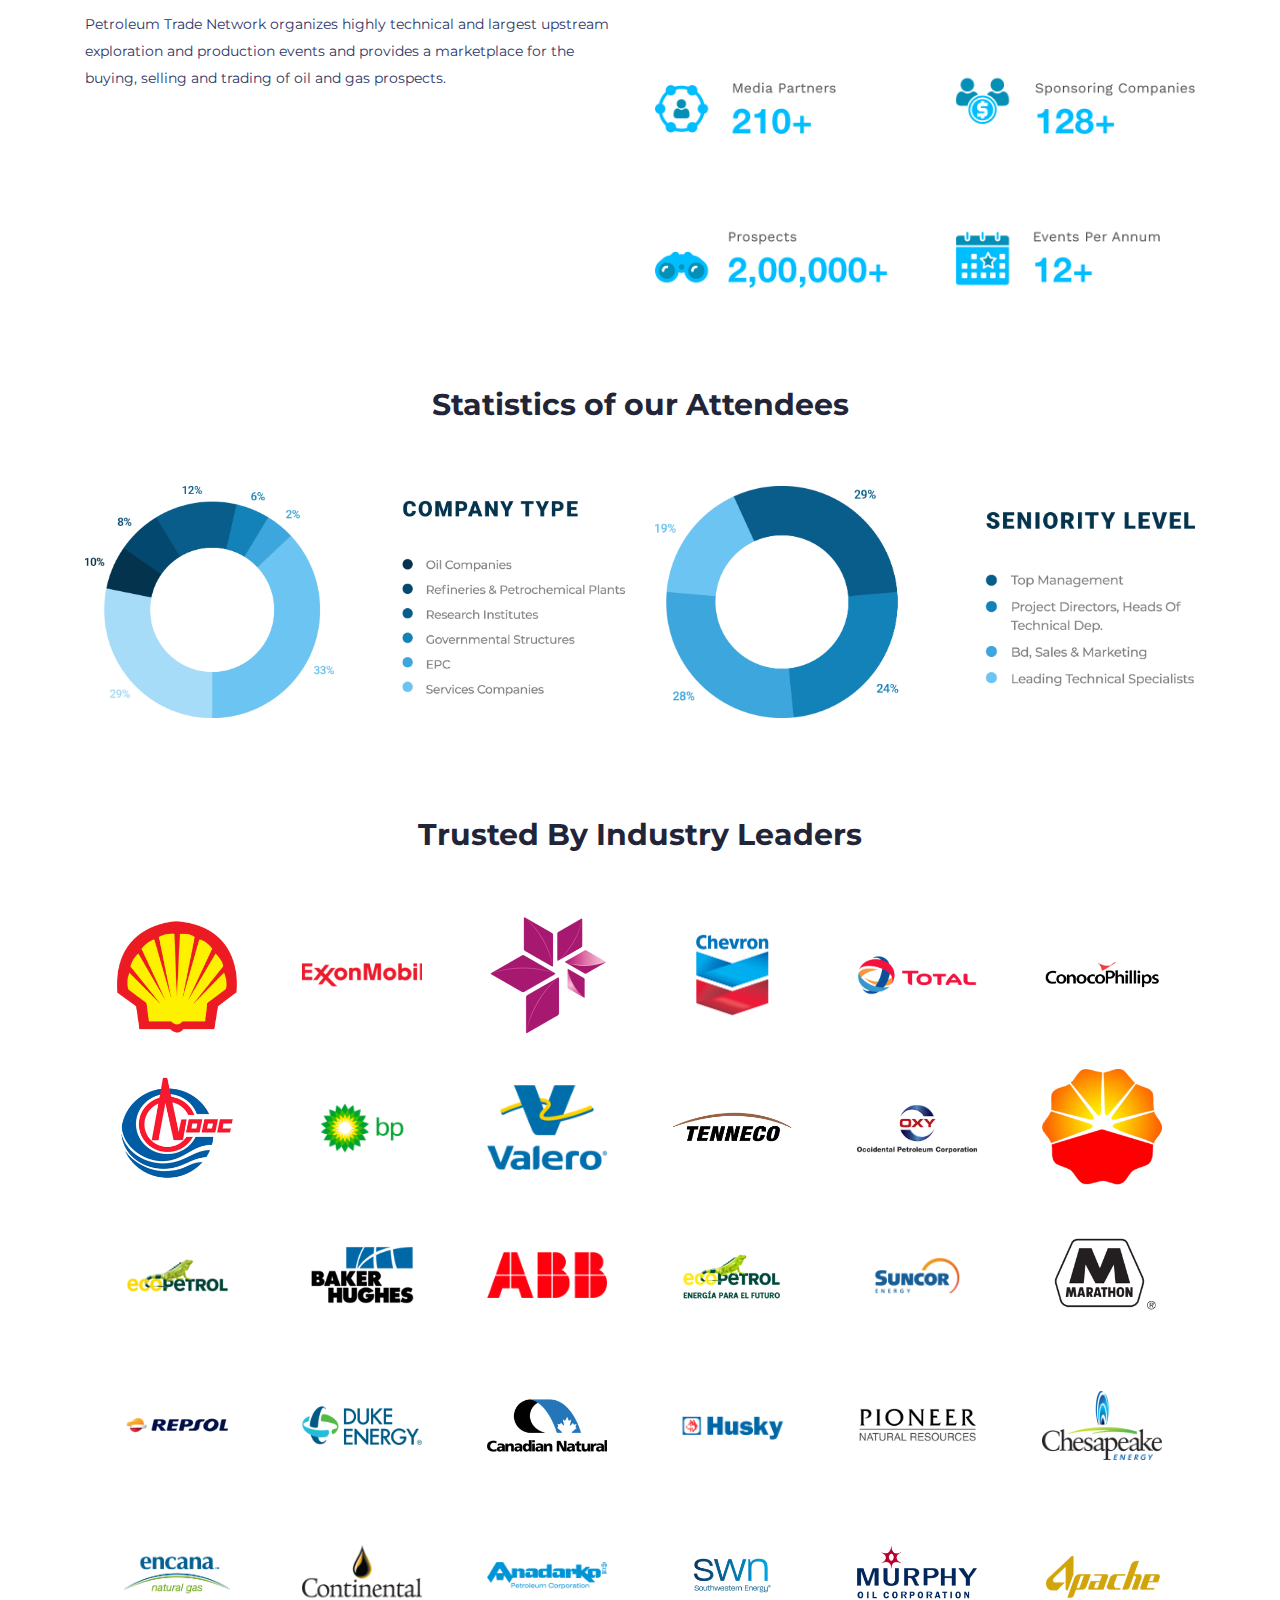
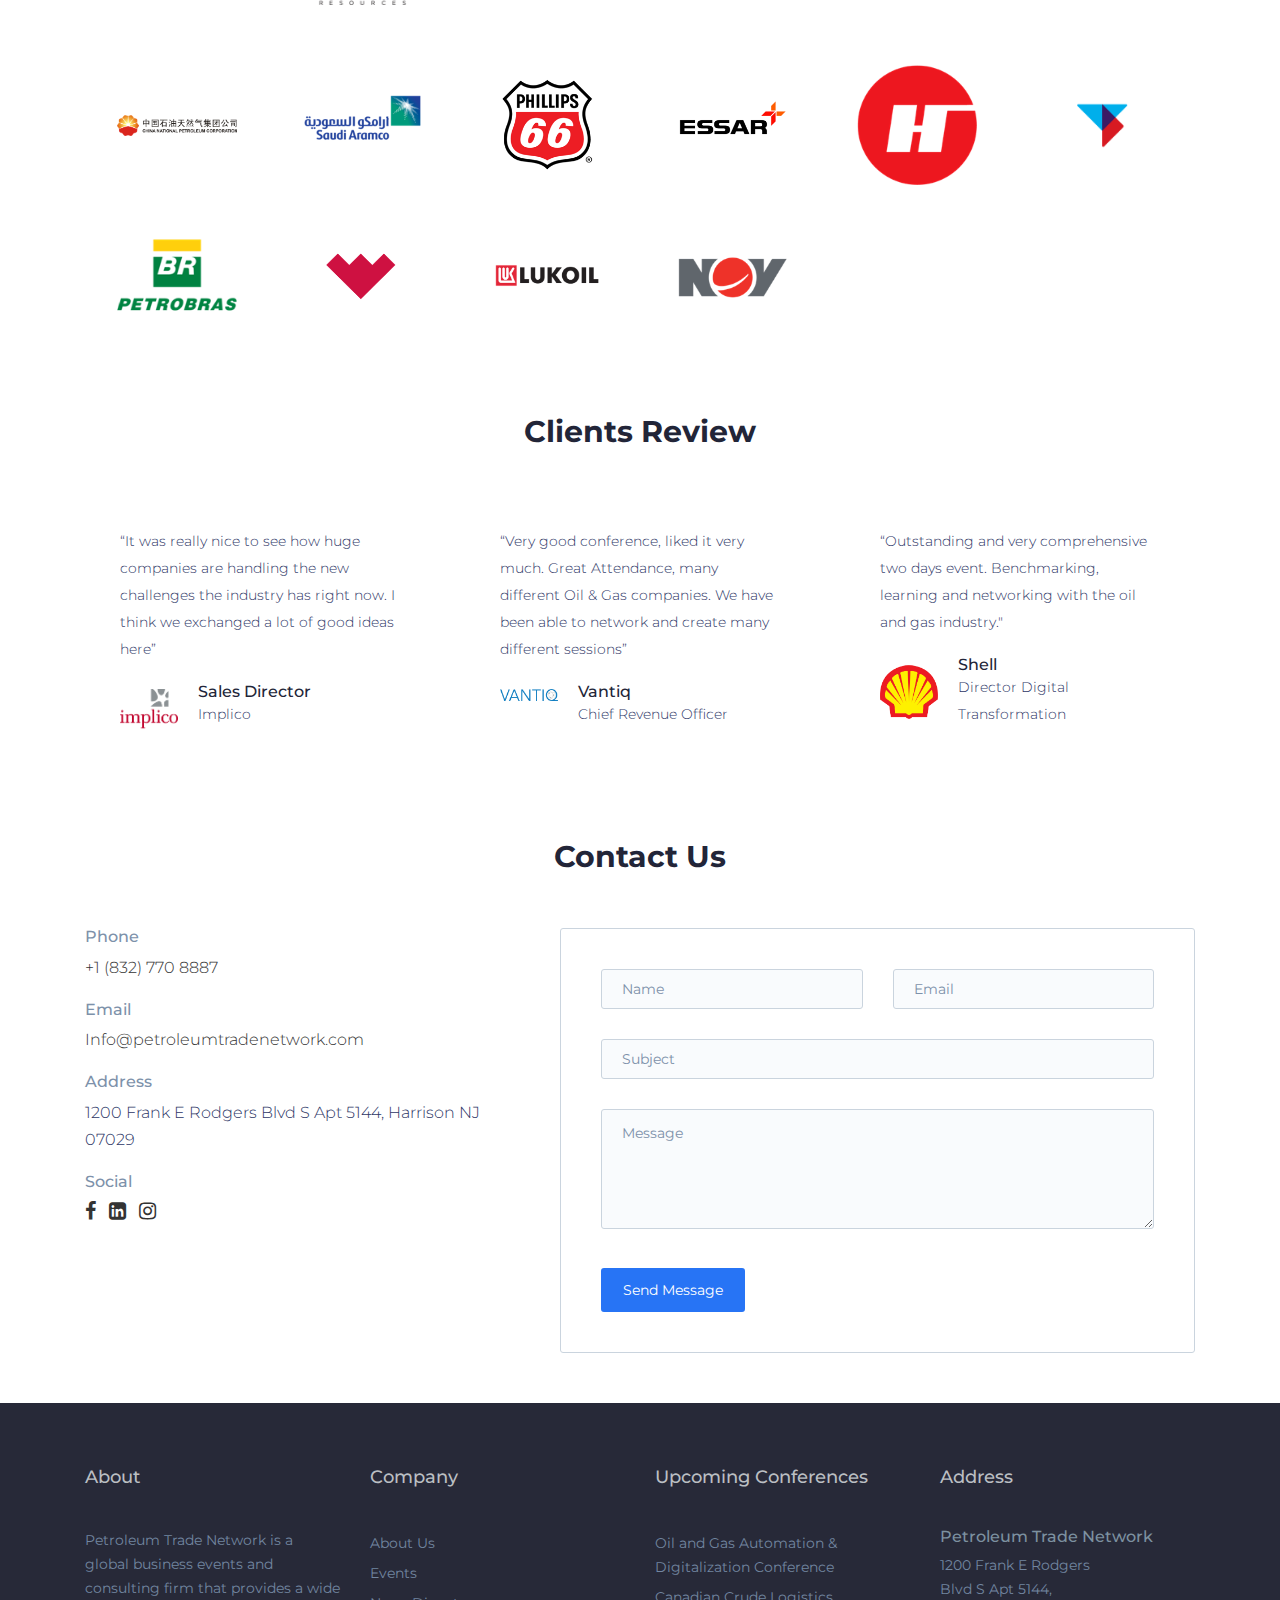
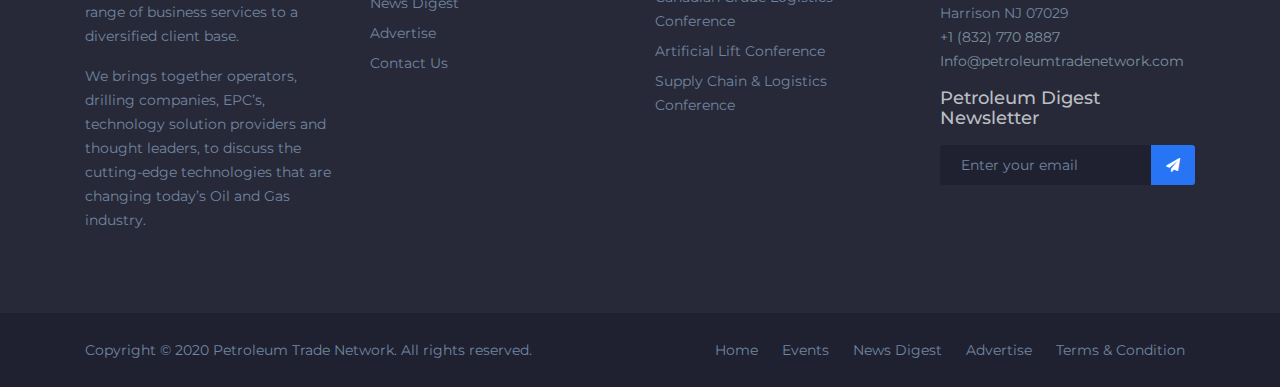
<file: ptn/index.html>
<!DOCTYPE html>
<html lang="en">
  <head>
    <!-- Required meta tags -->
    <meta charset="utf-8" />
    <meta
      name="viewport"
      content="width=device-width, initial-scale=1, shrink-to-fit=no"
    />
    <title>
      Petroleum Trade Network | Creating Opportunities by Connecting People.
    </title>
    <link rel="shortcut icon" href="favicon.png" type="image/x-icon" />
    <!-- Required CSS files -->
    <link
      href="https://fonts.googleapis.com/css2?family=Montserrat:wght@300;400;500;600;700;800&display=swap"
      rel="stylesheet"
    />

    <link rel="stylesheet" href="assets/css/owl.carousel.css" />
    <link rel="stylesheet" href="assets/css/barfiller.css" />
    <link rel="stylesheet" href="assets/css/animate.css" />
    <link rel="stylesheet" href="assets/css/font-awesome.min.css" />
    <link rel="stylesheet" href="assets/css/bootstrap.min.css" />
    <link rel="stylesheet" href="assets/css/slicknav.css" />
    <link rel="stylesheet" href="assets/css/main.css" />
    <link rel="stylesheet" href="assets/css/custom.css" />
  </head>

  <body>
    <div class="preloader">
      <span class="preloader-spin"></span>
    </div>
    <div class="site">
      <header>
        <div class="container">
          <div class="row">
            <div class="col-6 col-sm-3 logo-column">
              <a href="index.html" class="logo">
                <img src="assets/img/logo1.png" alt="logo" />
              </a>
            </div>
            <div class="col-6 col-sm-9 nav-column clearfix">
              <div class="right-nav">
                <span class="search-icon fa fa-search"></span>
                <form action="#" class="search-form">
                  <input type="search" placeholder="search now" />
                  <button type="submit"><i class="fa fa-search"></i></button>
                </form>
                <div class="header-social">
                  <a
                    href="https://www.facebook.com/petroleum.trade.network/"
                    class="fa fa-facebook"
                  ></a>
                  <a
                    href="https://www.linkedin.com/company/petroleum-trade-network/"
                    class="fa fa-linkedin-square"
                  ></a>
                  <a
                    href="https://www.instagram.com/petroleum.trade.network/"
                    class="fa fa-instagram"
                  ></a>
                </div>
              </div>
              <nav id="menu" class="d-none d-lg-block">
                <ul>
                  <li><a href="about.html">About</a></li>
                  <li><a href="events.html">Events</a></li>
                  <li><a href="newsdigest.html">News Digest</a></li>
                  <li><a href="advertise.html">Advertise</a></li>
                  <li><a href="contact.html">Contact</a></li>
                </ul>
              </nav>
            </div>
          </div>
        </div>
      </header>
      <div class="hero-slider">
        <div
          class="single-slide"
          style="background-image: url(assets/img/10.png)"
        >
          <div class="inner">
            <div class="container text-center">
              <div class="row">
                <div class="slide-content">
                  <h2>Creating opportunities by connecting people.</h2>
                  <p>
                    Building Global Platforms & Marketplace for the Oil and Gas
                    Industry to Learn, Network & Grow.
                  </p>
                </div>
              </div>
            </div>
          </div>
        </div>
        <div
          class="single-slide"
          style="background-image: url(assets/img/11.png)"
        >
          <div class="inner">
            <div class="container">
              <div class="justify-content-center">
                <div class="text-center">
                  <div class="slide-content">
                    <h2>Creating opportunities by connecting people.</h2>
                    <p>
                      Building Global Platforms & Marketplace for the Oil and
                      Gas Industry to Learn, Network & Grow.
                    </p>
                  </div>
                </div>
              </div>
            </div>
          </div>
        </div>
        <div
          class="single-slide"
          style="background-image: url(assets/img/12.png)"
        >
          <div class="inner">
            <div class="container">
              <div class="justify-content-center">
                <div class="text-center">
                  <div class="slide-content">
                    <h2>Creating opportunities by connecting people.</h2>
                    <p>
                      Building Global Platforms & Marketplace for the Oil and
                      Gas Industry to Learn, Network & Grow.
                    </p>
                    <!-- <div class="slide-btn">
                                      <a href="#" class="button">Learn More</a>
                                      <a href="#" class="button-2">Live Preview</a>
                                  </div> -->
                  </div>
                </div>
              </div>
            </div>
          </div>
        </div>
      </div>

      <section class="news sp">
        <div class="container">
          <div class="section-title" data-margin="0 0 40px">
            <h2>Our Business Platforms</h2>
          </div>
          <div class="row spt">
            <div class="col-md-1">
              <div class="icon">
                <i class="fa fa-handshake-o" aria-hidden="true"></i>
              </div>
            </div>
            <div class="col-md-3">
              <div class="inner">
                <div class="title">
                  <h4>Petroleum B2B Conferences</h4>
                </div>
              </div>
            </div>

            <div class="col-md-8">
              <div class="content">
                <p>
                  Petroleum Trade Network organizes B2B conferences and events
                  globally, helping companies unlock new markets and
                  opportunities.
                </p>
              </div>
            </div>
          </div>
          <div class="row spt">
            <div class="col-md-1">
              <div class="icon">
                <i class="fa fa-calendar-check-o"></i>
              </div>
            </div>
            <div class="col-md-3">
              <div class="inner">
                <div class="title">
                  <h4>Petroleum News Digest</h4>
                </div>
              </div>
            </div>

            <div class="col-md-8">
              <div class="content">
                <p>
                  Get relevant announcements and news from major outlets,
                  industry leaders, and local media so you always know what’s
                  happening and changing in the oil and gas industry.
                </p>
              </div>
            </div>
          </div>
          <div class="row spt">
            <div class="col-md-1">
              <div class="icon">
                <i class="fa fa-film"></i>
              </div>
            </div>
            <div class="col-md-3">
              <div class="inner">
                <div class="title">
                  <h4>Petroleum Magazine</h4>
                </div>
              </div>
            </div>

            <div class="col-md-8">
              <div class="content">
                <p>
                  Petroleum Magazine is the oil and gas industry’s official
                  magazine and online destination for Oil & Gas professionals,
                  business owners, senior business leaders, products and events
                  that are moving the oil and gas industry forward.
                </p>
              </div>
            </div>
          </div>
        </div>
      </section>
      <div class="about-area sp">
        <div class="container">
          <div class="section-title" data-margin="0 0 40px">
            <h2>About Us</h2>
          </div>
          <div class="row">
            <div class="col-md-6">
              <div class="about-content">
                <h3>Creating Benchmarks In Producing High-Level Conferences</h3>
                <p>
                  Petroleum Trade Network is a global business events and
                  consulting firm that provides a wide range of business
                  services to a diversified client base.
                </p>
                <p>
                  A leading organiser of commercial and knowledge based top-level conferences: Petroleum Trade Network brings together operators, drilling companies, EPC’s, technology solution providers and thought leaders, to discuss the cutting-edge technologies that are changing today’s Oil and Gas industry.
                </p>
                <a href="about.html" class="button">More about</a>
              </div>
            </div>
            <div class="col-md-6">
              <div class="about-img">
                <img src="assets/img/about.png" alt="" />
              </div>
            </div>
          </div>
        </div>
      </div>
      <section class="covid sp">
        <div class="container">
          
          <div class="row">
            <div class="col-md-2">
              <div class="icon">
              <svg height="100" viewBox="0 0 64 64" width="100" xmlns="http://www.w3.org/2000/svg"><g id="Flat"><g id="Stroke_copy_2" data-name="Stroke copy 2"><g><g><g fill="#5ba006"><path d="m33.376 20.08a.955.955 0 0 1 -.106-.006 1 1 0 0 1 -.89-1.1l.12-1.133a3.992 3.992 0 0 1 2.585-3.333 2.021 2.021 0 0 0 1.261-2.314l-.118-.538a1 1 0 1 1 1.953-.428l.118.538a4.028 4.028 0 0 1 -2.514 4.615 2 2 0 0 0 -1.3 1.672l-.12 1.132a1 1 0 0 1 -.989.895z"/><path d="m26.8 53.572a.973.973 0 0 1 -.107-.006 1 1 0 0 1 -.888-1.1l.12-1.133a3.991 3.991 0 0 1 2.583-3.333 2.021 2.021 0 0 0 1.259-2.314l-.118-.538a1 1 0 0 1 1.951-.428l.118.538a4.031 4.031 0 0 1 -2.513 4.616 2 2 0 0 0 -1.3 1.671l-.121 1.133a1 1 0 0 1 -.984.894z"/><path d="m51.41 38.233a4.034 4.034 0 0 1 -3.766-2.6 2 2 0 0 0 -1.671-1.3l-1.133-.121a1 1 0 1 1 .211-1.989l1.133.12a3.992 3.992 0 0 1 3.333 2.585 2.02 2.02 0 0 0 2.314 1.26l.538-.118a1 1 0 0 1 .428 1.954l-.538.118a3.967 3.967 0 0 1 -.849.091z"/><path d="m17.918 31.656a4.037 4.037 0 0 1 -3.767-2.605 2 2 0 0 0 -1.672-1.3l-1.132-.121a1 1 0 1 1 .212-1.988l1.132.12a3.988 3.988 0 0 1 3.333 2.585 2.023 2.023 0 0 0 2.315 1.259l.537-.118a1 1 0 1 1 .429 1.953l-.538.118a3.964 3.964 0 0 1 -.849.097z"/><path d="m37.159 21.03a1 1 0 0 1 -.919-1.395l.449-1.047a3.988 3.988 0 0 1 3.452-2.423 2.023 2.023 0 0 0 1.886-1.841l.046-.549a1 1 0 1 1 1.992.167l-.045.549a4.032 4.032 0 0 1 -3.762 3.67 2 2 0 0 0 -1.731 1.215l-.449 1.048a1 1 0 0 1 -.919.606z"/><path d="m21 51.1a1 1 0 0 1 -.918-1.4l.449-1.047a3.986 3.986 0 0 1 3.451-2.423 2.023 2.023 0 0 0 1.886-1.841l.046-.549a1 1 0 1 1 1.993.167l-.046.549a4.03 4.03 0 0 1 -3.762 3.67 2 2 0 0 0 -1.73 1.215l-.449 1.047a1 1 0 0 1 -.92.612z"/><path d="m50.222 43.858q-.042 0-.084 0l-.549-.046a4.03 4.03 0 0 1 -3.671-3.762 2 2 0 0 0 -1.215-1.73l-1.048-.449a1 1 0 0 1 .789-1.838l1.047.449a3.988 3.988 0 0 1 2.423 3.452 2.022 2.022 0 0 0 1.841 1.885l.549.046a1 1 0 0 1 -.082 2z"/><path d="m20.155 27.7a.819.819 0 0 1 -.085 0l-.549-.046a4.029 4.029 0 0 1 -3.67-3.761 2 2 0 0 0 -1.215-1.731l-1.047-.449a1 1 0 1 1 .788-1.838l1.047.448a3.994 3.994 0 0 1 2.424 3.453 2.019 2.019 0 0 0 1.839 1.885l.55.046a1 1 0 0 1 -.082 2z"/><path d="m24.1 22.674a1 1 0 0 1 -.787-.382l-.7-.9a2 2 0 0 0 -1.985-.729 4.027 4.027 0 0 1 -4.581-2.576l-.186-.518a1 1 0 0 1 1.883-.676l.186.519a2.021 2.021 0 0 0 2.3 1.292 3.993 3.993 0 0 1 3.96 1.453l.7.9a1 1 0 0 1 -.786 1.617z"/><path d="m47.46 47.562a1 1 0 0 1 -.787-.383l-.7-.9a2 2 0 0 0 -1.985-.728 4.026 4.026 0 0 1 -4.588-2.573l-.186-.517a1 1 0 0 1 1.883-.677l.186.519a2.02 2.02 0 0 0 2.3 1.293 3.982 3.982 0 0 1 3.959 1.452l.7.9a1 1 0 0 1 -.785 1.618z"/></g><path d="m50.819 23.522a2.013 2.013 0 0 1 .82 3.122l-1.35 1.693a5.317 5.317 0 0 1 -3.351 1.941 5.318 5.318 0 0 1 -2.877-.356l-3.461-1.46 1.555-3.685 1.9.8a3.547 3.547 0 0 0 4.332-1.3 2.013 2.013 0 0 1 2.432-.755z" fill="#a1d51c"/><path d="m29.26 12.778a2 2 0 0 0 -2.563-1.2 4 4 0 0 0 -2.391 5.127l1.71 4.7 3.759-1.368-1.71-4.7a2 2 0 0 0 1.2-2.563z" fill="#a1d51c"/><path d="m42.9 25.09-.744-.313-1.556 3.685 3.462 1.46a5.322 5.322 0 0 0 6.227-1.585l1.35-1.693a1.982 1.982 0 0 0 .411-1.506 6.493 6.493 0 0 1 -9.15-.048z" fill="#7ab92d"/><path d="m25.014 12.78a3.983 3.983 0 0 0 -.708 3.929l1.71 4.7 3.759-1.368-.527-1.449a6.493 6.493 0 0 1 -4.234-5.812z" fill="#7ab92d"/><path d="m12.778 34.74a2 2 0 0 0 -1.2 2.563 4 4 0 0 0 5.127 2.391l4.7-1.71-1.365-3.759-4.7 1.71a2 2 0 0 0 -2.563-1.2z" fill="#a1d51c"/><path d="m34.74 51.222a2 2 0 0 0 2.563 1.2 4 4 0 0 0 2.391-5.127l-1.71-4.7-3.759 1.365 1.71 4.7a2 2 0 0 0 -1.2 2.563z" fill="#a1d51c"/><path d="m20.04 34.225-3.006 1.094c-.011.227-.034.451-.034.681a12.965 12.965 0 0 0 .469 3.417l3.939-1.433z" fill="#7ab92d"/><path d="m37.984 42.592-3.759 1.368 1.369 3.761a13.011 13.011 0 0 0 3.4-2.349z" fill="#7ab92d"/><circle cx="32" cy="32" fill="#c4f236" r="13"/><path d="m27.533 29.716a2 2 0 0 0 .25-2.817 2 2 0 0 0 -2.818-.25 6 6 0 0 0 -.748 8.452 2 2 0 0 0 2.818.25 2 2 0 0 0 .249-2.818 2 2 0 0 1 .249-2.817z" fill="#a1d51c"/><path d="m41 32.5a2.5 2.5 0 0 1 -5 0c0-1.381 1.119-1.5 2.5-1.5s2.5.119 2.5 1.5z" fill="#a1d51c"/><path d="m37 39a12.993 12.993 0 0 1 -12.027-17.926 12.995 12.995 0 1 0 19.054 15.852 12.923 12.923 0 0 1 -7.027 2.074z" fill="#a1d51c"/><path d="m38.5 31c-1.242 0-2.265.105-2.459 1.131a5.972 5.972 0 0 1 1.459-.131c1.381 0 2.5.119 2.5 1.5a2.471 2.471 0 0 1 -.313 1.187 2.488 2.488 0 0 0 1.313-2.187c0-1.381-1.119-1.5-2.5-1.5z" fill="#7ab92d"/><path d="m27.533 29.716a2 2 0 1 0 -2.568-3.067 6.23 6.23 0 0 0 -.559.541 2 2 0 0 1 1.127 3.526 2 2 0 0 0 -.429.516 12.892 12.892 0 0 1 -1-3.69c.095-.12.2-.235.3-.35a6 6 0 0 0 -.187 7.909 2 2 0 1 0 3.067-2.568 2 2 0 0 1 .249-2.817z" fill="#7ab92d"/><path d="m27.035 35.351a1.974 1.974 0 0 0 .436-.529 12.932 12.932 0 0 1 -3.371-7.28 6 6 0 0 0 .117 7.559 2 2 0 0 0 2.818.25z" fill="#5ba006"/><circle cx="32" cy="24" fill="#7ab92d" r="1"/><path d="m31.052 41.632a1 1 0 0 1 -.552-1.832 3.313 3.313 0 0 1 2.9-.388 1.34 1.34 0 0 0 1.613-.668 1 1 0 1 1 1.789.9 3.35 3.35 0 0 1 -4.033 1.67 1.329 1.329 0 0 0 -1.16.155.991.991 0 0 1 -.557.163z" fill="#7ab92d"/><path d="m32.766 41.309a3.35 3.35 0 0 0 4.033-1.67.988.988 0 0 0 .07-.646 13.037 13.037 0 0 1 -1.919-.17 1.33 1.33 0 0 1 -1.553.589 3.313 3.313 0 0 0 -2.9.388 1 1 0 1 0 1.109 1.664 1.329 1.329 0 0 1 1.16-.155z" fill="#5ba006"/></g><path d="m32 3a29 29 0 1 0 29 29 29 29 0 0 0 -29-29zm-25 29a24.994 24.994 0 0 1 41.2-19.031l-35.231 35.231a24.9 24.9 0 0 1 -5.969-16.2zm25 25a24.9 24.9 0 0 1 -16.2-5.969l35.231-35.231a24.994 24.994 0 0 1 -19.031 41.2z" fill="#f8664f"/><path d="m49.745 49.607a24.985 24.985 0 0 1 -33.945 1.424l9.121-9.121a29.211 29.211 0 0 1 -2.691-2.966l-9.261 9.256a24.983 24.983 0 0 1 4.6-36.611 28.871 28.871 0 0 1 3.037-6.265 29 29 0 1 0 35.788 42.349 28.8 28.8 0 0 1 -6.649 1.934z" fill="#cc5144"/></g></g></g></svg>

              </div>
            </div>
            <div class="col-md-10">
              <div class="inner">
                <p>A definite arrangement of upgraded wellbeing and security measures to guarantee the effective coordination of conferences and exhibitions post-COVID-19.  <a href="covid19.html">Read Coronavirus Guidelines</a> </p>
              </div>
            </div>
          </div>
        </div>
      </section>
      <div class="portfolio-area sp white">
        <div class="container">
          <div class="section-title">
            <h2>Upcoming Events</h2>
            <h4 class="spt">Connecting Buyers & Suppliers Globally</h4>
            <p>
              Petroleum Trade Network organizes oil and gas summits, conferences
              and trade shows for oil and gas professionals all around the globe
              to create more opportunities in this segment. It is a perfect
              international platform for manufactures, suppliers or exhibitors
              who are looking to grow their market.
            </p>
          </div>
          <div class="row">
            <div class="single-portfolio col-md-4">
              <div class="inner">
                <div class="portfolio-img">
                  <a href="javascript:void(0)">
                    <img
                      src="assets/img/event/CALC21.png"
                      alt="portfolio-image"
                    />
                  </a>
                </div>
                <!-- <div class="portfolio-content">
                  <a href="#"><h3>PETROLEUM B2B CONFERENCES</h3></a>
                  <span>Ceramics, Design</span>
                </div> -->
              </div>
            </div>
            <div class="single-portfolio col-md-4">
              <div class="inner">
                <div class="portfolio-img">
                  <a href="javascript:void(0)">
                    <img
                      src="assets/img/event/CCLC21.png"
                      alt="portfolio-image"
                    />
                  </a>
                </div>
              </div>
            </div>
            <div class="single-portfolio col-md-4">
              <div class="inner">
                <div class="portfolio-img">
                  <a href="javascript:void(0)">
                    <img
                      src="assets/img/event/NAAL21.png"
                      alt="portfolio-image"
                    />
                  </a>
                </div>
              </div>
            </div>
            <div class="single-portfolio col-md-4">
              <div class="inner">
                <div class="portfolio-img">
                  <a href="javascript:void(0)">
                    <img
                      src="assets/img/event/OGAD20.png"
                      alt="portfolio-image"
                    />
                  </a>
                </div>
              </div>
            </div>
            <div class="single-portfolio col-md-4">
              <div class="inner">
                <div class="portfolio-img">
                  <a href="javascript:void(0)">
                    <img
                      src="assets/img/event/SCLC21.png"
                      alt="portfolio-image"
                    />
                  </a>
                </div>
              </div>
            </div>
          </div>
          <div class="row">
            <div class="col-12 text-center" data-margin="40px 0 0">
              <a href="events.html" class="button">More Events</a>
            </div>
          </div>
        </div>
      </div>

      <div class="about-area sp">
        <div class="container">
          <div class="section-title" data-margin="0 0 40px">
            <h2>Attendee breakdown</h2>
          </div>
          <div class="row">
            <div class="col-md-6">
              <div class="about-content">
                <h3>The Biggest Marketplace.</h3>
                <p>
                  Petroleum Trade Network organizes highly technical and largest
                  upstream exploration and production events and provides a
                  marketplace for the buying, selling and trading of oil and gas
                  prospects.
                </p>

                <!-- <a href="#" class="button">More about</a> -->
              </div>
            </div>
            <div class="col-md-6">
              <img src="assets/img/PTN_V.JPG" alt="" />
              <div class="about-img"></div>
            </div>
          </div>
        </div>
      </div>
      <div class="about-area sp">
        <div class="container">
          <div class="section-title spb" data-margin="0 0 40px">
            <h2>Statistics of our Attendees</h2>
          </div>
          <div class="row">
            <div class="col-md-6">
              <img src="assets/img/Company-Type.png" alt="" />
              <div class="about-img"></div>
            </div>

            <div class="col-md-6">
              <div class="about-img">
                <img src="assets/img/Senority-Level.png" alt="" />
              </div>
            </div>
          </div>
        </div>
      </div>
      <section class="event-logo sp">
        <div class="container">
          <div class="section-title">
            <h2>Trusted By Industry Leaders</h2>
          </div>
          <div class="event-logo__img spt">
            <div class="inner">
              <img src="assets/img/clients/image001.png" alt="" />
            </div>
            <div class="inner">
              <img src="assets/img/clients/image002.png" alt="" />
            </div>
            <div class="inner">
              <img src="assets/img/clients/image003.png" alt="" />
            </div>
            <div class="inner">
              <img src="assets/img/clients/image004.png" alt="" />
            </div>
            <div class="inner">
              <img src="assets/img/clients/image005.png" alt="" />
            </div>
            <div class="inner">
              <img src="assets/img/clients/image006.png" alt="" />
            </div>
            <div class="inner">
              <img src="assets/img/clients/image007.png" alt="" />
            </div>

            <div class="inner">
              <img src="assets/img/clients/image008.png" alt="" />
            </div>
            <div class="inner">
              <img src="assets/img/clients/image009.png" alt="" />
            </div>
            <div class="inner">
              <img src="assets/img/clients/image010.png" alt="" />
            </div>
            <div class="inner">
              <img src="assets/img/clients/image011.png" alt="" />
            </div>
            <div class="inner">
              <img src="assets/img/clients/image012.png" alt="" />
            </div>
            <div class="inner">
              <img src="assets/img/clients/image013.png" alt="" />
            </div>
            <div class="inner">
              <img src="assets/img/clients/image014.png" alt="" />
            </div>

            <div class="inner">
              <img src="assets/img/clients/image015.png" alt="" />
            </div>
            <div class="inner">
              <img src="assets/img/clients/image016.png" alt="" />
            </div>
            <div class="inner">
              <img src="assets/img/clients/image017.png" alt="" />
            </div>
            <div class="inner">
              <img src="assets/img/clients/image018.png" alt="" />
            </div>
            <div class="inner">
              <img src="assets/img/clients/image019.png" alt="" />
            </div>
            <div class="inner">
              <img src="assets/img/clients/image020.png" alt="" />
            </div>
            <div class="inner">
              <img src="assets/img/clients/image021.png" alt="" />
            </div>
            <div class="inner">
              <img src="assets/img/clients/image022.png" alt="" />
            </div>
            <div class="inner">
              <img src="assets/img/clients/image023.png" alt="" />
            </div>
            <div class="inner">
              <img src="assets/img/clients/image024.png" alt="" />
            </div>
            <div class="inner">
              <img src="assets/img/clients/image025.png" alt="" />
            </div>
            <div class="inner">
              <img src="assets/img/clients/image026.png" alt="" />
            </div>
            <div class="inner">
              <img src="assets/img/clients/image027.png" alt="" />
            </div>
            <div class="inner">
              <img src="assets/img/clients/image028.png" alt="" />
            </div>
            <div class="inner">
              <img src="assets/img/clients/image029.png" alt="" />
            </div>
            <div class="inner">
              <img src="assets/img/clients/image030.png" alt="" />
            </div>
            <div class="inner">
              <img src="assets/img/clients/image031.png" alt="" />
            </div>
            <div class="inner">
              <img src="assets/img/clients/image032.png" alt="" />
            </div>
            <div class="inner">
              <img src="assets/img/clients/image033.png" alt="" />
            </div>
            <div class="inner">
              <img src="assets/img/clients/image034.png" alt="" />
            </div>
            <div class="inner">
              <img src="assets/img/clients/image035.png" alt="" />
            </div>
            <div class="inner">
              <img src="assets/img/clients/image036.png" alt="" />
            </div>
            <div class="inner">
              <img src="assets/img/clients/image037.png" alt="" />
            </div>
            <div class="inner">
              <img src="assets/img/clients/image038.png" alt="" />
            </div>
            <div class="inner">
              <img src="assets/img/clients/image039.png" alt="" />
            </div>
            <div class="inner">
              <img src="assets/img/clients/image040.png" alt="" />
            </div>
          </div>
        </div>
      </section>
      <div class="sptb">
        <div class="testimonial-area">
          <div class="container">
            <div class="section-title">
              <h2>Clients Review</h2>
            </div>
            <div class="testimonial-slider bordered">
              <div class="single-slide">
                <div class="inner">
                  <p>
                    “It was really nice to see how huge companies are handling
                    the new challenges the industry has right now. I think we
                    exchanged a lot of good ideas here”
                  </p>
                  <div class="client-info">
                    <div class="client-img">
                      <img src="assets/img/review/1.png" alt="client" />
                    </div>
                    <div class="client-data">
                      <h4>Sales Director</h4>
                      <span> Implico </span>
                    </div>
                  </div>
                </div>
              </div>
              <div class="single-slide">
                <div class="inner">
                  <p>
                    “Very good conference, liked it very much. Great Attendance,
                    many different Oil & Gas companies. We have been able to
                    network and create many different sessions”
                  </p>
                  <div class="client-info">
                    <div class="client-img">
                      <img src="assets/img/review/2.png" alt="client" />
                    </div>
                    <div class="client-data">
                      <h4>Vantiq</h4>
                      <span>Chief Revenue Officer</span>
                    </div>
                  </div>
                </div>
              </div>
              <div class="single-slide">
                <div class="inner">
                  <p>
                    “Outstanding and very comprehensive two days event.
                    Benchmarking, learning and networking with the oil and gas
                    industry."
                  </p>
                  <div class="client-info">
                    <div class="client-img">
                      <img src="assets/img/review/6.png" alt="client" />
                    </div>
                    <div class="client-data">
                      <h4>Shell</h4>
                      <span>Director Digital Transformation</span>
                    </div>
                  </div>
                </div>
              </div>
              <div class="single-slide">
                <div class="inner">
                  <p>
                    “This was the best oil and gas conference I've attended.
                    Speaking panel were excellent, clear and to the point."
                  </p>
                  <div class="client-info">
                    <div class="client-img">
                      <img src="assets/img/review/4.png" alt="client" />
                    </div>
                    <div class="client-data">
                      <h4>Black & Veatch</h4>
                      <span>Business Development Director s </span>
                    </div>
                  </div>
                </div>
              </div>
              <div class="single-slide">
                <div class="inner">
                  <p>
                    “It was my pleasure working with the PTN team. I will say
                    the event was very professionally organized, giving the
                    chance of meeting quite extensive clients and good
                    networking.”
                  </p>
                  <div class="client-info">
                    <div class="client-img">
                      <img src="assets/img/review/5.png" alt="client" />
                    </div>
                    <div class="client-data">
                      <h4>Schlumberger</h4>
                      <span> Director of Technology </span>
                    </div>
                  </div>
                </div>
              </div>
              <div class="single-slide">
                <div class="inner">
                  <p>
                    “A very comprehensive event with the diversified
                    participation from home and abroad.”
                  </p>
                  <div class="client-info">
                    <div class="client-img">
                      <img src="assets/img/review/6.png" alt="client" />
                    </div>
                    <div class="client-data">
                      <h4>Shell</h4>
                      <span>Director Digital Transformation</span>
                    </div>
                  </div>
                </div>
              </div>
              <div class="single-slide">
                <div class="inner">
                  <p>
                    “It was a real pleasure for me to attend this conference and
                    to be part of the speaker panel. I really appreciate the
                    number and quality of delegates from all parts of the
                    world.”
                  </p>
                  <div class="client-info">
                    <div class="client-img">
                      <img src="assets/img/review/4.png" alt="client" />
                    </div>
                    <div class="client-data">
                      <h4>Black & Veatch</h4>
                      <span>Business Development Director </span>
                    </div>
                  </div>
                </div>
              </div>
            </div>
          </div>
        </div>
      </div>
      <div class="contact-area sp white">
        <div class="container">
          <div class="section-title spb">
            <h2>Contact Us</h2>
          </div>
        </div>

        <div class="container">
          <div class="row">
            <div class="col-md-5 contact-info">
              <div class="single-info">
                <h5>Phone</h5>
                <p><a href="tel:+1 (832) 770 8887"> +1 (832) 770 8887</a></p>
              </div>
              <div class="single-info">
                <h5>Email</h5>
                <p>
                  <a href="mailto:Info@petroleumtradenetwork.com"
                    >Info@petroleumtradenetwork.com</a
                  >
                </p>
              </div>
              <div class="single-info">
                <h5>Address</h5>
                <p>1200 Frank E Rodgers Blvd S Apt 5144, Harrison NJ 07029</p>
              </div>
              <div class="single-info">
                <h5>Social</h5>
                <p style="font-size: 20px">
                  <a
                    href="https://www.facebook.com/petroleum.trade.network/"
                    class="fa fa-facebook"
                  ></a>
                  <a
                    href="https://www.linkedin.com/company/petroleum-trade-network/"
                    class="fa fa-linkedin-square"
                  ></a>
                  <a
                    href="https://www.instagram.com/petroleum.trade.network/"
                    class="fa fa-instagram"
                  ></a>
                </p>
              </div>
            </div>
            <div class="col-md-7">
              <form action="#" class="contact-form white">
                <div class="row">
                  <div class="col-lg-6">
                    <input type="text" placeholder="Name" />
                  </div>
                  <div class="col-lg-6">
                    <input type="email" placeholder="Email" />
                  </div>
                  <div class="col-lg-12">
                    <input type="text" placeholder="Subject" />
                  </div>
                  <div class="col-lg-12">
                    <textarea placeholder="Message"></textarea>
                  </div>
                  <div class="col-lg-12">
                    <input class="button" type="submit" value="Send Message" />
                  </div>
                </div>
              </form>
            </div>
          </div>
        </div>
      </div>
      <footer>
        <div class="footer-top">
          <div class="container">
            <div class="row">
              <div class="col-md-6 col-lg-3 footer_widget">
                <div class="inner">
                  <h4>About</h4>
                  <p>
                    Petroleum Trade Network is a global business events and
                    consulting firm that provides a wide range of business
                    services to a diversified client base.
                  </p>
                  <p>
                    We brings together operators, drilling companies, EPC’s,
                    technology solution providers and thought leaders, to
                    discuss the cutting-edge technologies that are changing
                    today’s Oil and Gas industry.
                  </p>
                </div>
              </div>
              <div class="col-md-6 col-lg-3 footer_widget">
                <div class="inner">
                  <h4>Company</h4>
                  <ul>
                    <li><a href="about.html">About Us</a></li>
                    <li><a href="events.html">Events</a></li>
                    <li><a href="newsdigest.html">News Digest</a></li>
                    <li><a href="advertise.html">Advertise </a></li>
                    <li><a href="contact.html">Contact Us</a></li>
                  </ul>
                </div>
              </div>
              <div class="col-md-6 col-lg-3 footer_widget">
                <div class="inner">
                  <h4>Upcoming Conferences</h4>
                  <div class="media">
                    <div class="media-body">
                      <ul>
                        <li>
                          <a href="https://ogad-conference.com" target="_blank"
                            >Oil and Gas Automation & Digitalization
                            Conference</a
                          >
                        </li>
                        <li>
                          <a href="https://ogad-conference.com" target="_blank"
                            >Canadian Crude Logistics Conference</a
                          >
                        </li>
                        <li>
                          <a href="https://ogad-conference.com" target="_blank"
                            >Artificial Lift Conference</a
                          >
                        </li>
                        <li>
                          <a href="https://ogad-conference.com" target="_blank"
                            >Supply Chain & Logistics Conference
                          </a>
                        </li>
                      </ul>

                      <!-- <span>June 22, 2017</span> -->
                    </div>
                  </div>
                  <!-- <div class="media">
                    <a href="#">
                      <img
                        src="assets/img/recent2.jpg"
                        class="d-flex mr-3"
                        alt=""
                      />
                    </a>
                    <div class="media-body">
                      <h5>
                        <a href="#"
                          >Curling irons are as individual as the women</a
                        >
                      </h5>
                      <span>June 22, 2017</span>
                    </div>
                  </div> -->
                </div>
              </div>
              <div class="col-md-6 col-lg-3 footer_widget">
                <div class="inner">
                  <h4>Address</h4>
                  <h5>Petroleum Trade Network</h5>
                  <p>
                    1200 Frank E Rodgers
                    <br />Blvd S Apt 5144, <br />Harrison NJ 07029<br />

                    <a href="tel:+1 (832) 770 8887"> +1 (832) 770 8887</a>
                    <a href="mailto:Info@petroleumtradenetwork.com"
                      >Info@petroleumtradenetwork.com</a
                    >
                  </p>
                  <h4 class="newsletter">Petroleum Digest Newsletter</h4>
                  <form action="#" class="nw_form">
                    <input placeholder="Enter your email" type="email" />
                    <button><i class="fa fa-paper-plane"></i></button>
                  </form>
                </div>
              </div>
            </div>
          </div>
        </div>
        <div class="footer-bottom">
          <div class="container">
            <div class="row">
              <div class="col-lg-6">
                <div class="copyright-txt">
                  Copyright © 2020 Petroleum Trade Network. All rights reserved.
                </div>
              </div>
              <div class="col-lg-6 text-right">
                <div class="footer-nav">
                  <a href="index.html">Home</a>
                  <a href="events.html">Events</a>
                  <a href="newsdigest.html">News Digest</a>
                  <a href="advertise.html">Advertise</a>
                  <a href="policies.html">Terms & Condition</a>
                </div>
              </div>
            </div>
          </div>
        </div>
      </footer>
    </div>

    <!--Required JS files-->
    <script src="assets/js/jquery-2.2.4.min.js"></script>
    <script src="assets/js/vendor/popper.min.js"></script>
    <script src="assets/js/vendor/bootstrap.min.js"></script>
    <script src="assets/js/vendor/owl.carousel.min.js"></script>
    <script src="assets/js/vendor/isotope.pkgd.min.js"></script>
    <script src="assets/js/vendor/jquery.barfiller.js"></script>
    <script src="assets/js/vendor/loopcounter.js"></script>
    <script src="assets/js/vendor/slicknav.min.js"></script>
    <script src="assets/js/active.js"></script>
  </body>
</html>
</file>
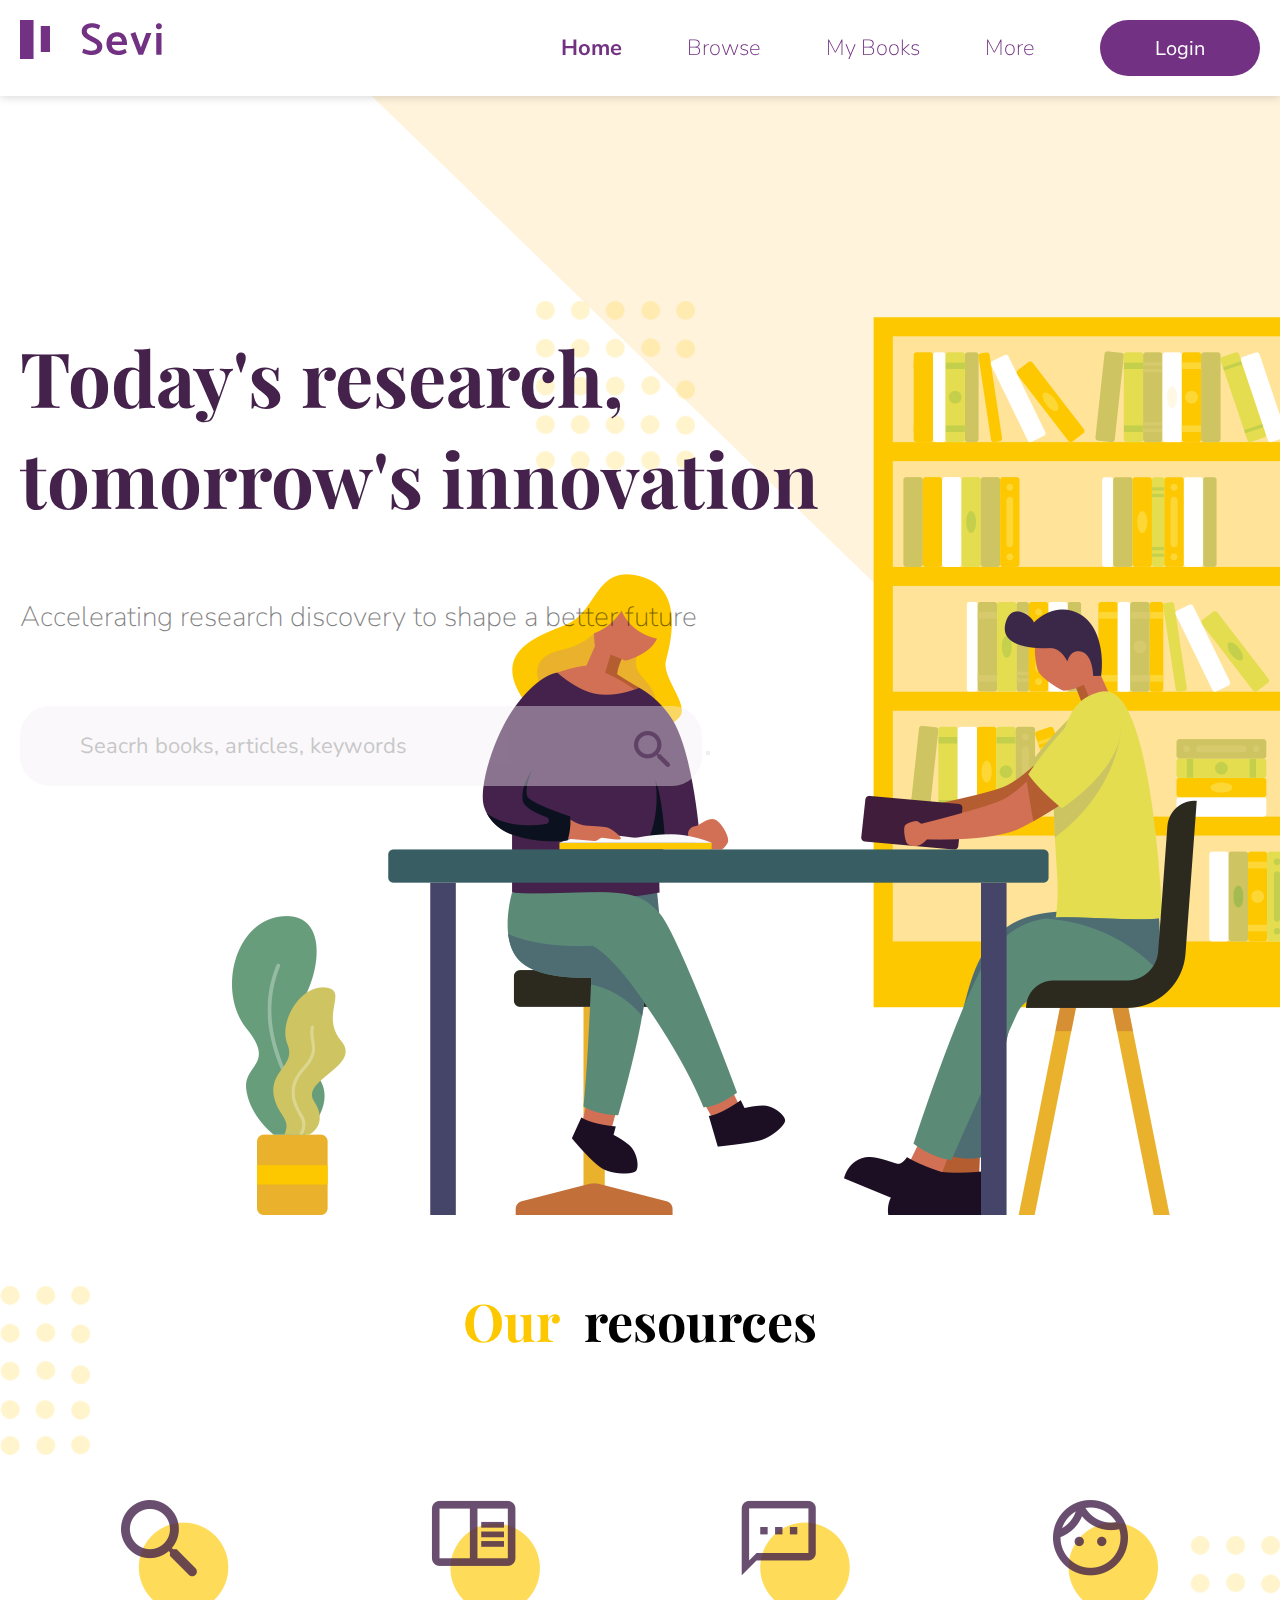
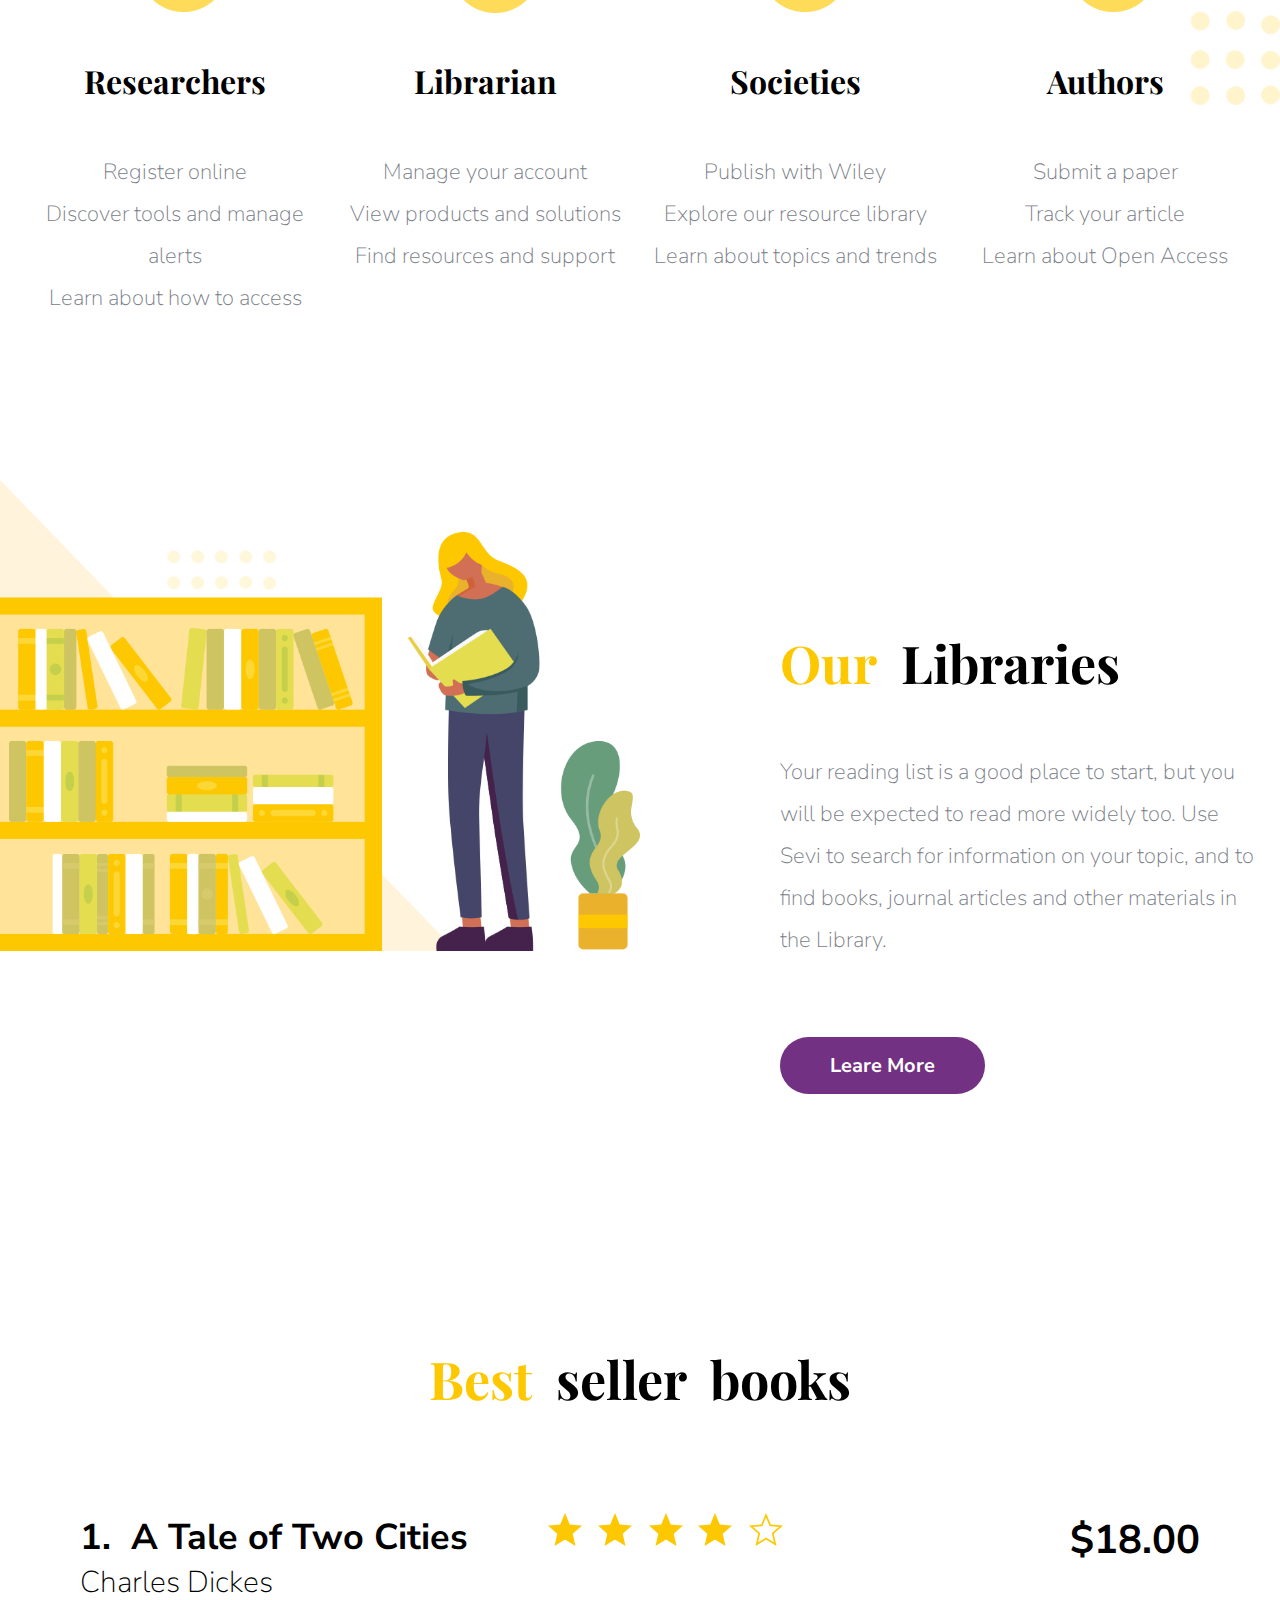
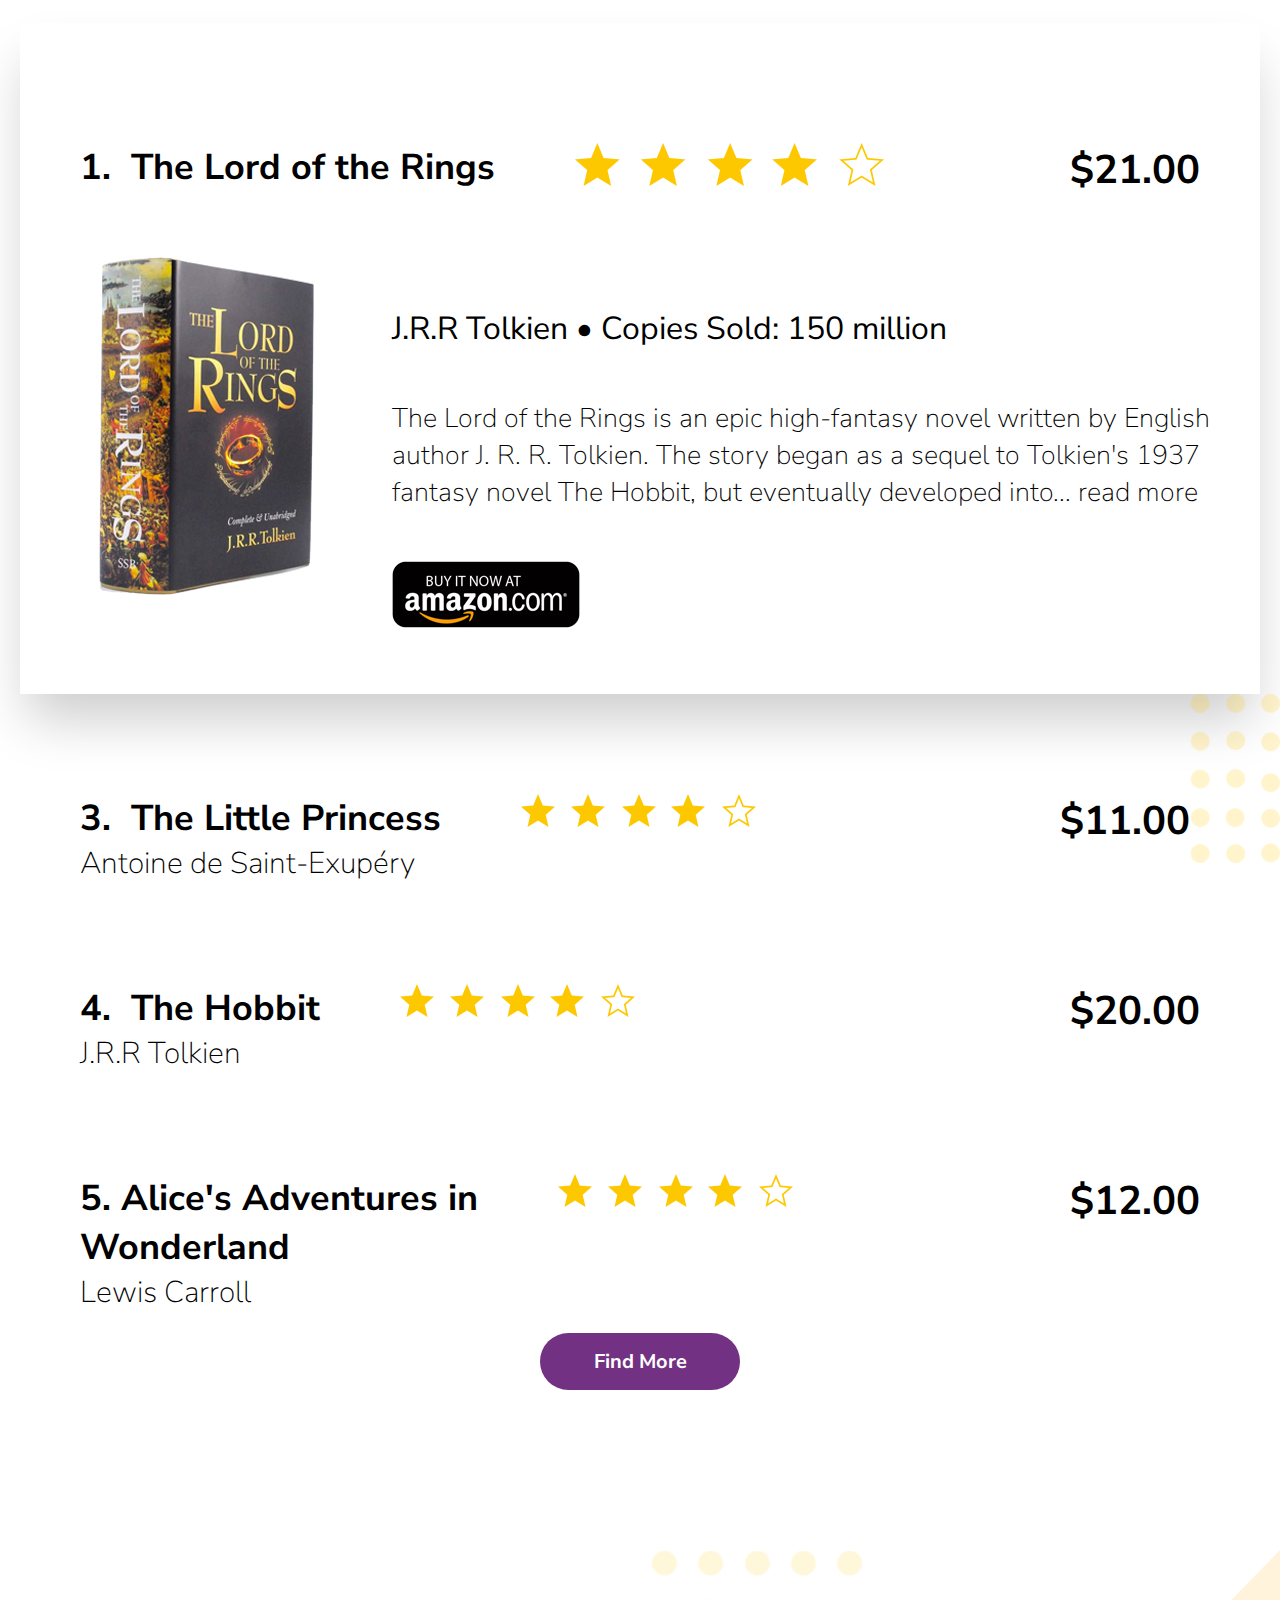
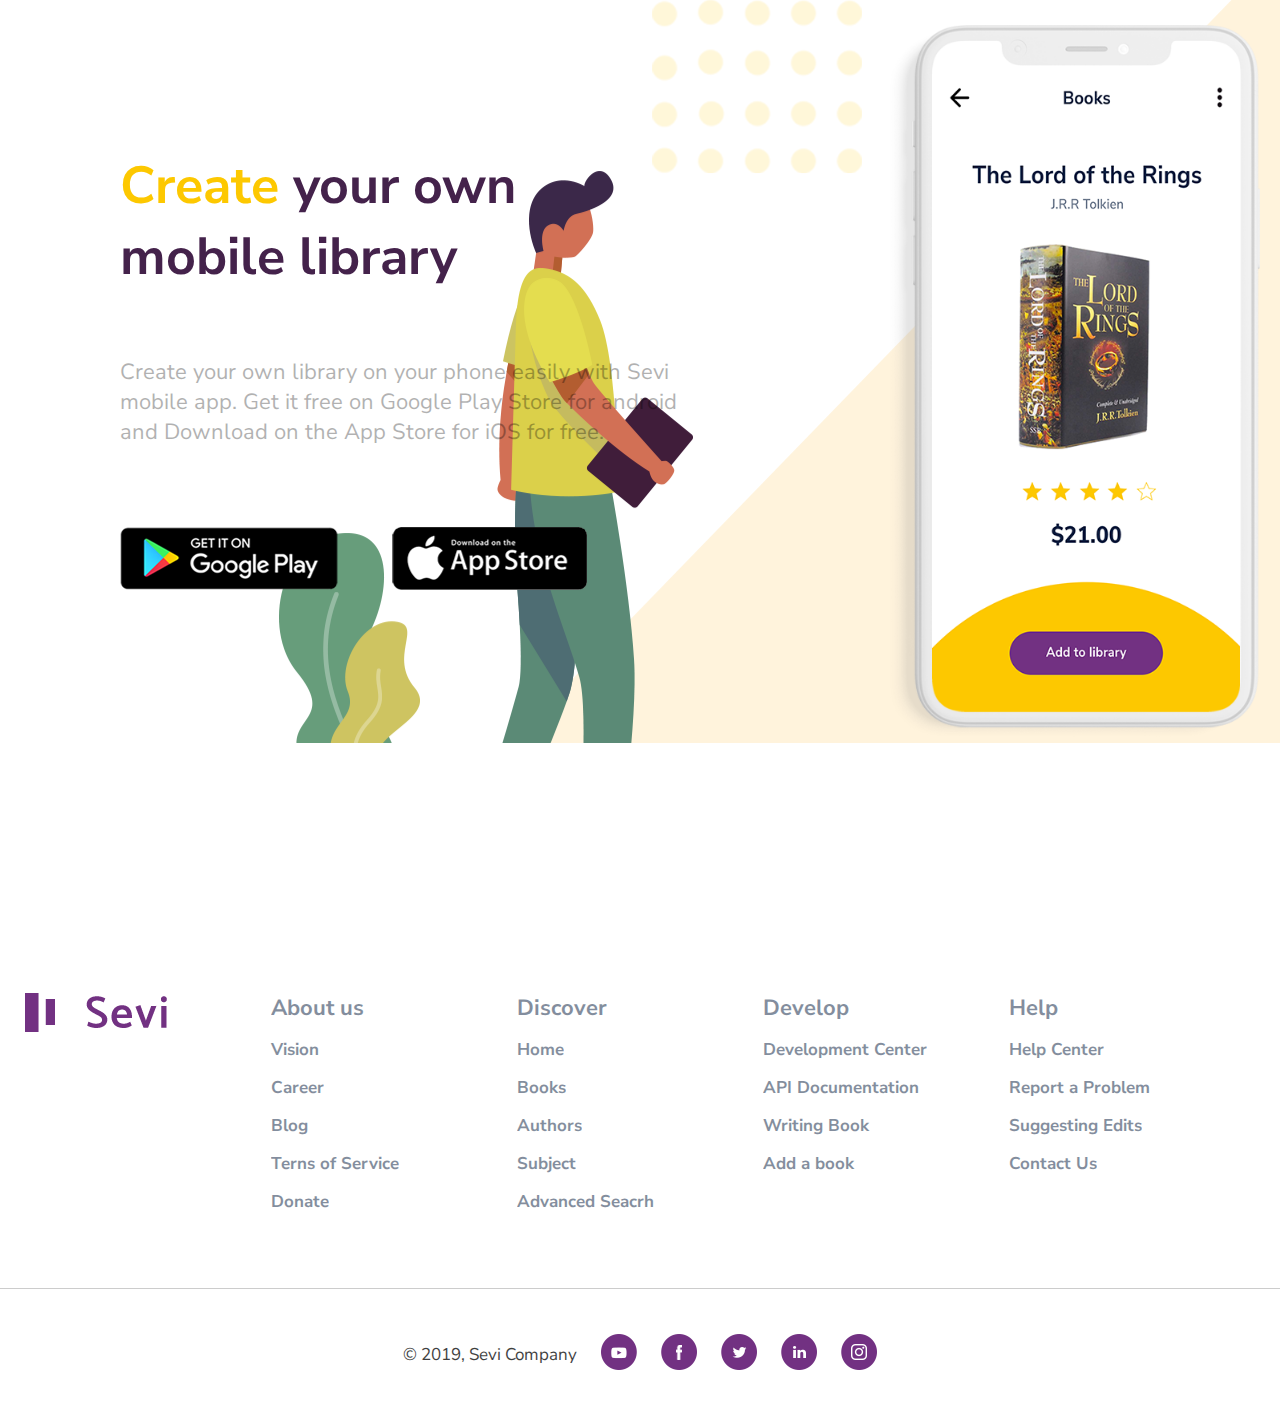
<file: Sevi/index.html>
<!DOCTYPE html>
<html lang="en">
  <head>
    <meta charset="UTF-8" />
    <meta name="viewport" content="width=device-width, initial-scale=1.0" />
    <title>sevi</title>
    <link rel="shortcut icon" href=fevicon.png type="image/x-icon">
    <link rel="stylesheet" href="css/stlye.css" />
  </head>
  <body>
    <div class="heder clear-float">
      <div class="container">
        <div class="heder-logo">
          <img src="images/logo.png" alt="" />
          <div class="heder-right">
            <span></span>
          </div>
        </div>
        <div class="heder-item">
          <ul>
            <li><a class="active" href="javascript:void(0)">Home</a></li>
            <li><a href="javascript:void(0)">Browse</a></li>
            <li><a href="javascript:void(0)">My Books</a></li>
            <li><a href="javascript:void(0)">More</a></li>
            <li class="head-btn">
              <a class="btn-head" href="javascript:void(0)">Login</a>
            </li>
          </ul>
        </div>
      </div>
    </div>
    <section class="hero">
    <div class="container">
      <div class="hero-section">
        <div class="hero-text">
          <h1>Today's research, tomorrow's innovation</h1>
        </div>
        <div class="hero-text__dis">
          <p>Accelerating research discovery to shape a better future</p>
        </div>
        <div class="hero-input">
          <input type="text" placeholder="Seacrh books, articles, keywords " />
          <button class="src-btn">
            <span><img src="images/scerch.png" alt="" /></span>
          </button>
        </div>
      </div>
    </div>
    </section>
    </div>
    <section class="resource">
    <div class="container">
        <div class="reso_h1">
          <h1><span>Our</span>&nbsp; resources</h1>
        </div>
        <div class="reso_item">
          <div class="reso_item-1">
            <div class="reso_item__1">
              <img src="images/reso_1.png" alt="" />
            </div>
            <h2 class="reso_item__h1">Researchers</h2>
            <p class="reso_item__detail">
              Register online<br />
              Discover tools and manage alerts<br />
              Learn about how to access
            </p>
          </div>
          <div class="reso_item-1">
            <div class="reso_item__1">
              <img src="images/reso_2.png" alt="" />
            </div>
            <h2 class="reso_item__h1">Librarian</h2>
            <p class="reso_item__detail">
              Manage your account<br />
              View products and solutions<br />
              Find resources and support
            </p>
          </div>
          <div class="reso_item-1">
            <div class="reso_item__1">
              <img src="images/reso_3.png" alt="" />
            </div>
            <h2 class="reso_item__h1">Societies</h2>
            <p class="reso_item__detail">
              Publish with Wiley<br />
              Explore our resource library<br />
              Learn about topics and trends
            </p>
          </div>
          <div class="reso_item-1">
            <div class="reso_item__1">
              <img src="images/reso_4.png" alt="" />
            </div>
            <h2 class="reso_item__h1">Authors</h2>
            <p class="reso_item__detail">
              Submit a paper<br />
              Track your article<br />
              Learn about Open Access
            </p>
          </div>
        </div>
      </div>
      </section>
    <div class="library clear-float">
      <img class="img" src="images/back-3.png" alt="" />
      <div class="container">
        <div class="library_text">
          <div class="reso_h1 lib">
            <h1><span>Our</span>&nbsp; Libraries</h1>
            <p class="reso_item__detail libraries">
              Your reading list is a good place to start, but you will be
              expected to read more widely too. Use Sevi to search for
              information on your topic, and to find books, journal
              articles and other materials in the Library.
            </p>
            <a class="btn" href="javascript:void(0)">Leare More</a>
          </div>
        </div>
      </div>
    </div>
    <div class="container">
      <section class="book clear-float">
        <div class="reso_h1">
          <h1><span>Best</span>&nbsp; seller &nbsp;books</h1>
        </div>
        <div class="book-main">
          <div class="book_desc clear-float">
            <div class="book_desc__text">
              <h2 class="book_text">1.&nbsp; A Tale of Two Cities</h2>
              <p class="book_text__desc">Charles Dickes</p>
            </div>
            <img src="images/star.png" alt="" class="star" />
            <h2 class="book_price">$18.00</h2>
          </div>
          <div class="book_desc-box">
            <div class="book_desc-box__text clear-float">
              <h2 class="book_text">1.&nbsp; The Lord of the Rings</h2>

              <img src="images/star1.png" alt="" class="star" />
              <h2 class="book_price">$21.00</h2>
            </div>
            <div class="book-box clear-float">
              <div class="book_img clear-float">
                <img src="images/book.png" alt="" class="" />
              </div>
              <div class="book_desc__head clear-float">
                <h1 class="book_text-h1">
                  J.R.R Tolkien &bull; Copies Sold: 150 million
                </h1>
                <p class="book_text-desc__text">
                  The Lord of the Rings is an epic high-fantasy novel written by
                  English author J. R. R. Tolkien. The story began as a sequel
                  to Tolkien's 1937 fantasy novel The Hobbit, but eventually
                  developed into... <span>read more</span>
                </p>
                <div class="icon">
                  <img src="images/icon.png" alt="" class="" />
                </div>
              </div>
            </div>
          </div>
        </div>
      </section>
    </div>
    <div class="side-img clear-float">
      <img src="images/back-2.png" />
    </div>
    <div class="container">
      <section class="book clear-float">
        <div class="book-main clear-float">
          <div class="book_desc clear-float">
            <div class="book_desc__text">
              <h2 class="book_text">3.&nbsp; The Little Princess</h2>
              <p class="book_text__desc">Antoine de Saint-Exupéry</p>
            </div>
            <img src="images/star.png" alt="" class="star" />
            <h2 class="book_price">$11.00</h2>
          </div>
          <div class="book_desc clear-float">
            <div class="book_desc__text">
              <h2 class="book_text">4.&nbsp; The Hobbit</h2>
              <p class="book_text__desc">J.R.R Tolkien</p>
            </div>
            <img src="images/star.png" alt="" class="star" />
            <h2 class="book_price">$20.00</h2>
          </div>
          <div class="book_desc clear-float">
            <div class="book_desc__text">
              <h2 class="book_text">
                5.&nbsp;Alice's Adventures in <br />
                Wonderland
              </h2>
              <p class="book_text__desc">Lewis Carroll</p>
            </div>
            <img src="images/star.png" alt="" class="star" />
            <h2 class="book_price">$12.00</h2>
          </div>
          <div class="book-btn">
            <a class="btn" href="javascript:void(0)">Find More</a>
          </div>
        </div>
      </section>
    </div>
    <div class="mobile-back-img clear-float">
      <div class="container">
        <div class="mobile ">
          <div class="mobile-content">
            <div class="mobile-left">
              <h1 class="mobile-title">
                <span> Create</span> your own mobile library
              </h1>
              <p class="mobile-title__desc">
                Create your own library on your phone easily with Sevi mobile
                app. Get it free on Google Play Store for android and Download
                on the App Store for iOS for free.
              </p>
              <div class="mobile-icon">
                <img class="img-1" src="images/playstrore-icon.png" />
                <img class="img-1" src="images/icon-mocup.png" />
              </div>
            </div>
          </div>
          <div class="mobile-right">
            <div class="mobile-img">
              <img class="" src="images/mobile-app.png" />
            </div>
          </div>
        </div>
      </div>
    </div>
    <footer class="footer clear-float">
      <div class="container">
        <div class="footer-container clear-float">
          <div class="footer-content">
            <img class="" src="images/logo.png" />
          </div>
          <div class="footer-content ">
            <ul>
              <li class="footer-title">
                <a href="javascript:void(0)"> About us</a>
              </li>
              <li><a href="javascript:void(0)">Vision</a></li>
              <li><a href="javascript:void(0)">Career</a></li>
              <li><a href="javascript:void(0)">Blog</a></li>
              <li><a href="javascript:void(0)">Terns of Service</a></li>
              <li><a href="javascript:void(0)">Donate</a></li>
            </ul>
          </div>
          <div class="footer-content ">
            <ul>
              <li class="footer-title">
                <a href="javascript:void(0)"> Discover</a>
              </li>
              <li><a href="javascript:void(0)">Home</a></li>
              <li><a href="javascript:void(0)">Books</a></li>
              <li><a href="javascript:void(0)">Authors</a></li>
              <li><a href="javascript:void(0)">Subject</a></li>
              <li><a href="javascript:void(0)">Advanced Seacrh</a></li>
            </ul>
          </div>
          <div class="footer-content">
            <ul>
              <li class="footer-title">
                <a href="javascript:void(0)"> Develop</a>
              </li>
              <li><a href="javascript:void(0)">Development Center</a></li>
              <li><a href="javascript:void(0)">API Documentation</a></li>
              <li><a href="javascript:void(0)">Writing Book</a></li>
              <li><a href="javascript:void(0)">Add a book</a></li>
            </ul>
          </div>
          <div class="footer-content">
            <ul>
              <li class="footer-title">
                <a href="javascript:void(0)">Help</a>
              </li>
              <li><a href="javascript:void(0)">Help Center</a></li>
              <li><a href="javascript:void(0)">Report a Problem</a></li>
              <li><a href="javascript:void(0)">Suggesting Edits</a></li>
              <li><a href="javascript:void(0)">Contact Us</a></li>
            </ul>
          </div>
        </div>
      </div>
    </div>
  </footer>
  <div class="container">
        <div class="footer-bottom">
          <div class="copyright">
            <p>© 2019, Sevi Company</p>
          </div> 
            <div class="footer-icon ">
              <a href="javascript:void(0)"><img src="images/youtube.png"></a>
              <a href="javascript:void(0)"><img src="images/fb.png"></a>
              <a href="javascript:void(0)"><img src="images/tweeter.png"></a>
              <a href="javascript:void(0)"><img src="images/linkdin.png"></a>
              <a href="javascript:void(0)"><img src="images/insta.png"></a>
            </div>
          </div>
        </div>
  </body>
</html>
</file>
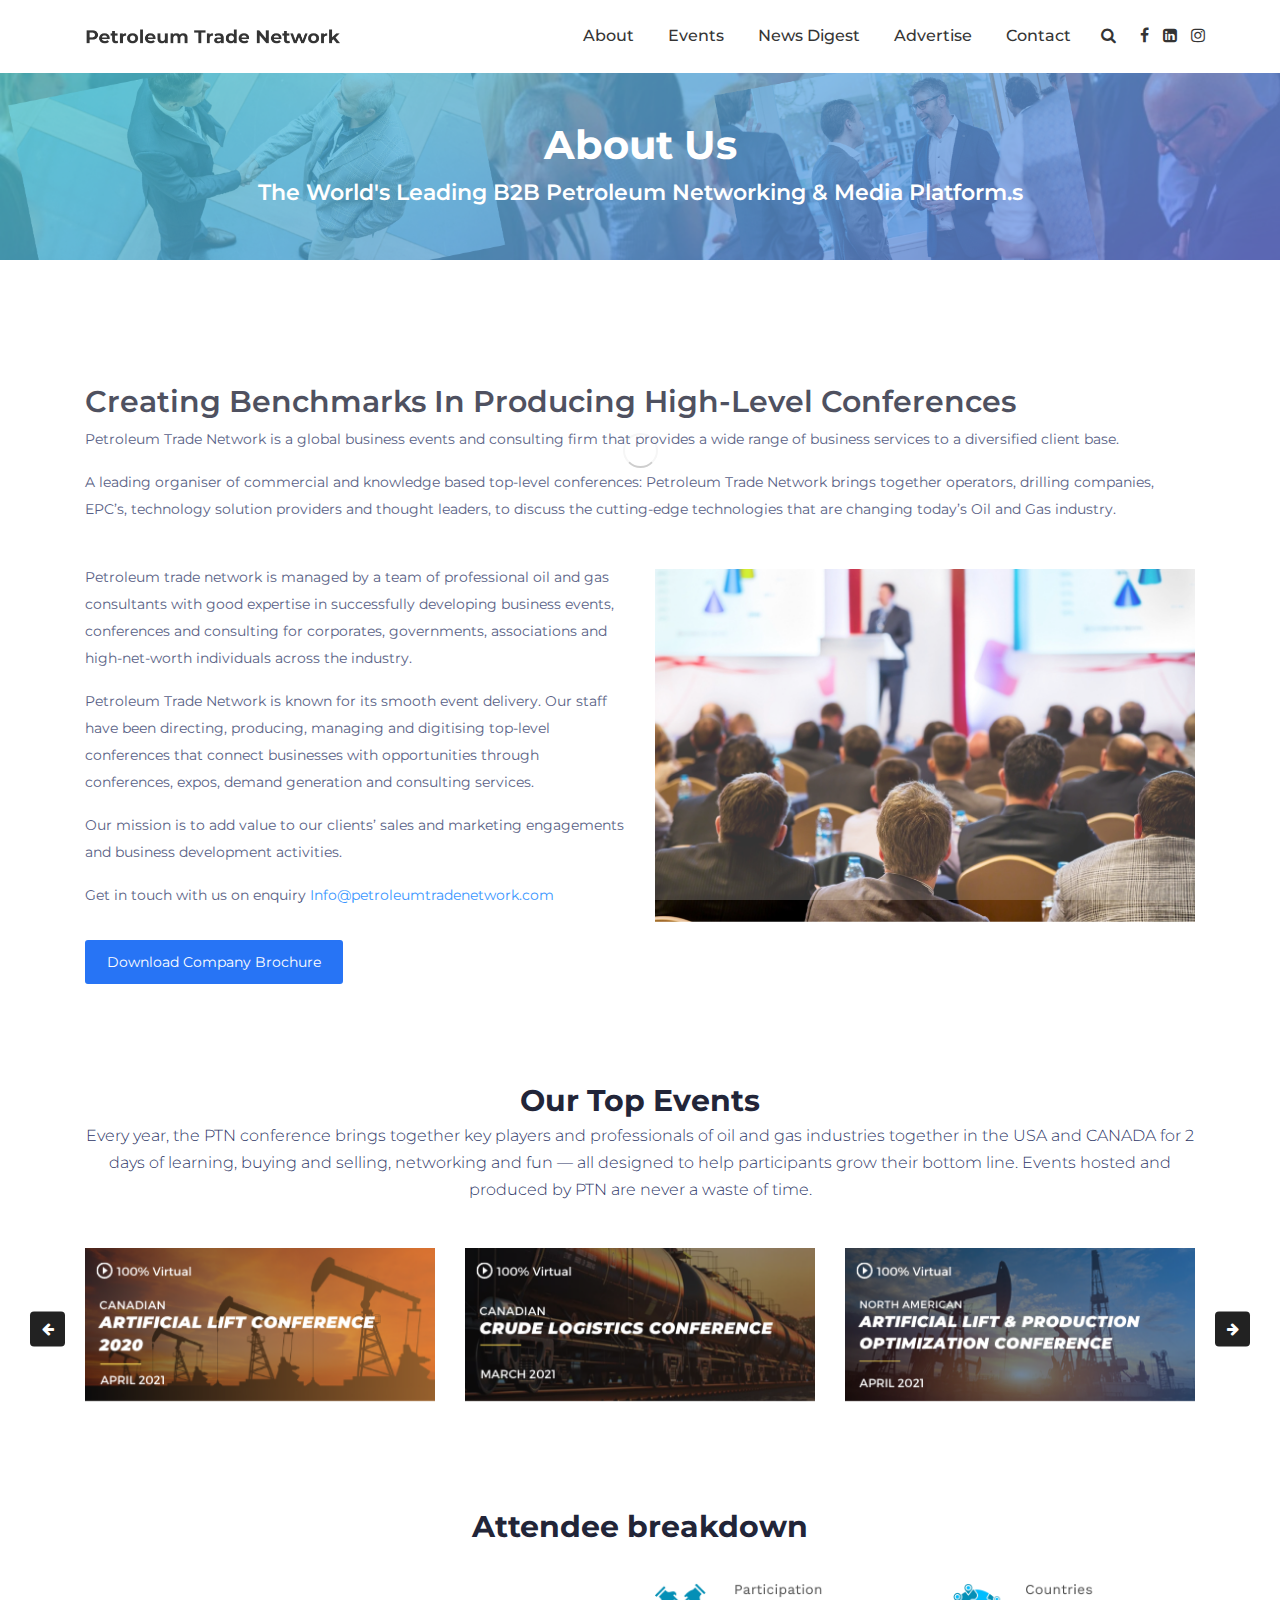
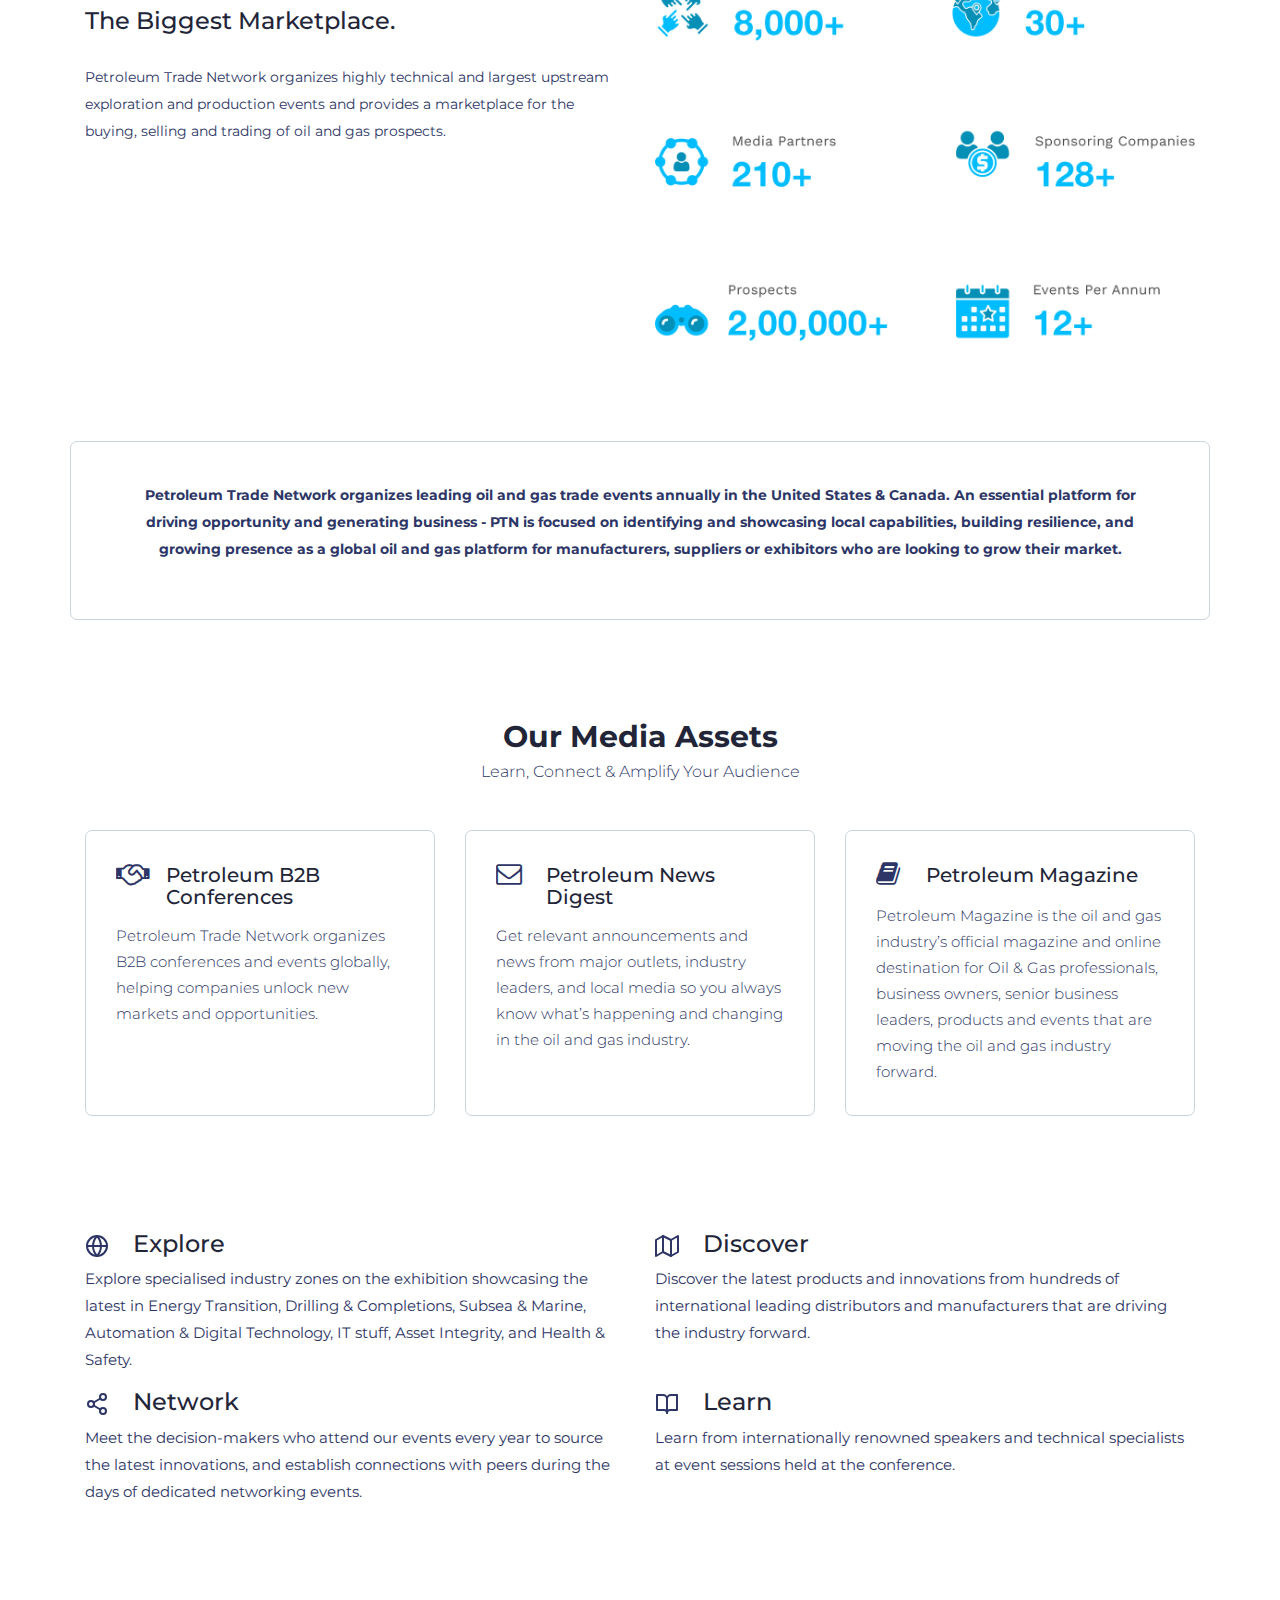
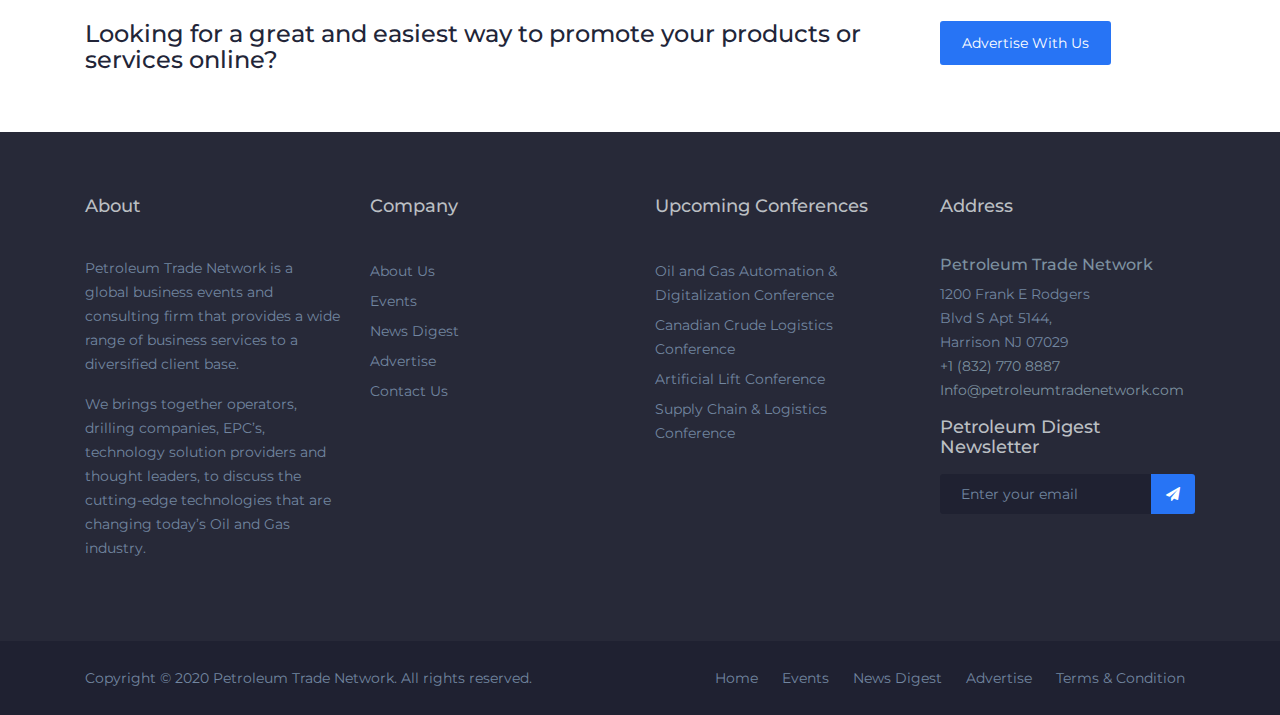
<file: ptn/about.html>
<!DOCTYPE html>
<html lang="en">
  <head>
    <!-- Required meta tags -->
    <meta charset="utf-8" />
    <meta
      name="viewport"
      content="width=device-width, initial-scale=1, shrink-to-fit=no"
    />
    <title>
      Petroleum Trade Network | Creating Opportunities by Connecting People.
    </title>
    <link rel="shortcut icon" href="favicon.png" type="image/x-icon" />

    <!-- Required CSS files -->
    <link
      href="https://fonts.googleapis.com/css2?family=Montserrat:wght@300;400;500;600;700;800&display=swap"
      rel="stylesheet"
    />

    <link rel="stylesheet" href="assets/css/owl.carousel.css" />
    <link rel="stylesheet" href="assets/css/barfiller.css" />
    <link rel="stylesheet" href="assets/css/animate.css" />
    <link rel="stylesheet" href="assets/css/font-awesome.min.css" />
    <link rel="stylesheet" href="assets/css/bootstrap.min.css" />
    <link rel="stylesheet" href="assets/css/slicknav.css" />
    <link rel="stylesheet" href="assets/css/main.css" />
    <link rel="stylesheet" href="assets/css/custom.css" />
  </head>

  <body>
    <div class="preloader">
      <span class="preloader-spin"></span>
    </div>
    <div class="site">
      <header>
        <div class="container">
          <div class="row">
            <div class="col-6 col-sm-3 logo-column">
              <a href="index.html" class="logo">
                <img src="assets/img/logo1.png" alt="logo" />
              </a>
            </div>
            <div class="col-6 col-sm-9 nav-column clearfix">
              <div class="right-nav">
                <span class="search-icon fa fa-search"></span>
                <form action="#" class="search-form">
                  <input type="search" placeholder="search now" />
                  <button type="submit"><i class="fa fa-search"></i></button>
                </form>
                <div class="header-social">
                  <a
                    href="https://www.facebook.com/petroleum.trade.network/"
                    class="fa fa-facebook"
                  ></a>
                  <a
                    href="https://www.linkedin.com/company/petroleum-trade-network/"
                    class="fa fa-linkedin-square"
                  ></a>
                  <a
                    href="https://www.instagram.com/petroleum.trade.network/"
                    class="fa fa-instagram"
                  ></a>
                </div>
              </div>
              <nav id="menu" class="d-none d-lg-block">
                <ul>
                  <li><a href="about.html">About</a></li>
                  <li><a href="events.html">Events</a></li>
                  <li><a href="newsdigest.html">News Digest</a></li>
                  <li><a href="advertise.html">Advertise</a></li>

                  <li><a href="contact.html">Contact</a></li>
                </ul>
              </nav>
            </div>
          </div>
        </div>
      </header>
      <div
        class="page-title sp"
        style="
          background-image: url(assets/img/About-Us.png);
          background-size: cover;
          background-position: center;
        "
      >
        <div class="container text-center">
          <h2>About Us</h2>
          <p>The World's Leading B2B Petroleum Networking & Media Platform.s</p>
        </div>
      </div>
      <div class="about-area service-area sp spmt">
        <div class="container">
          <div class="row">
            <div class="col-md-12">
              <div class="about-content">
                <h2>Creating Benchmarks In Producing High-Level Conferences</h2>
                <p>
                  Petroleum Trade Network is a global business events and
                  consulting firm that provides a wide range of business
                  services to a diversified client base.
                </p>
                <p>
                  A leading organiser of commercial and knowledge based
                  top-level conferences: Petroleum Trade Network brings together
                  operators, drilling companies, EPC’s, technology solution
                  providers and thought leaders, to discuss the cutting-edge
                  technologies that are changing today’s Oil and Gas industry.
                </p>
              </div>
            </div>
            <div class="col-md-6">
              <div class="about-content">
                <p>
                  Petroleum trade network is managed by a team of professional
                  oil and gas consultants with good expertise in successfully
                  developing business events, conferences and consulting for
                  corporates, governments, associations and high-net-worth
                  individuals across the industry.
                </p>
                <p>
                  Petroleum Trade Network is known for its smooth event
                  delivery. Our staff have been directing, producing, managing
                  and digitising top-level conferences that connect businesses
                  with opportunities through conferences, expos, demand
                  generation and consulting services.
                </p>
                <p>
                  Our mission is to add value to our clients’ sales and
                  marketing engagements and business development activities.
                </p>

                <p>
                  Get in touch with us on enquiry
                  <a href="mailto:Info@petroleumtradenetwork.com"
                    >Info@petroleumtradenetwork.com</a
                  >
                </p>

                <a href="javascript:void(0)" class="button"
                  >Download Company Brochure</a
                >
              </div>
            </div>
            <div class="col-md-6">
              <div class="about-img spt">
                <img src="assets/img/about.png" alt="" />

                <p class="spt"></p>
              </div>
            </div>
          </div>
        </div>
      </div>
      <div class="sptb">
        <div class="testimonial-area sp">
          <div class="container">
            <div class="section-title">
              <h2>Our Top Events</h2>
              <p>
                Every year, the PTN conference brings together key players and
                professionals of oil and gas industries together in the USA and
                CANADA for 2 days of learning, buying and selling, networking
                and fun — all designed to help participants grow their bottom
                line. Events hosted and produced by PTN are never a waste of
                time.
              </p>
            </div>
            <!-- <div class="slider"> -->
            <div class="event-slider">
              <div class="single-slide">
                <div class="inner">
                  <a href="javascript:void(0)">
                    <img
                      src="assets/img/event/CALC21.png"
                      alt="portfolio-image"
                    />
                  </a>
                </div>
              </div>
              <div class="single-slide">
                <div class="inner">
                  <a href="javascript:void(0)">
                    <img
                      src="assets/img/event/CCLC21.png"
                      alt="portfolio-image"
                    />
                  </a>
                </div>
              </div>
              <div class="single-slide">
                <div class="inner">
                  <a href="javascript:void(0)">
                    <img
                      src="assets/img/event/NAAL21.png"
                      alt="portfolio-image"
                    />
                  </a>
                </div>
              </div>
              <div class="single-slide">
                <div class="inner">
                  <a href="javascript:void(0)">
                    <img
                      src="assets/img/event/OGAD20.png"
                      alt="portfolio-image"
                    />
                  </a>
                </div>
              </div>
              <div class="single-slide">
                <div class="inner">
                  <a href="javascript:void(0)">
                    <img
                      src="assets/img/event/SCLC21.png"
                      alt="portfolio-image"
                    />
                  </a>
                </div>
              </div>
            </div>
          </div>
        </div>
      </div>

      <div class="about-area sp">
        <div class="container">
          <div class="section-title" data-margin="0 0 40px">
            <h2>Attendee breakdown</h2>
            <!-- <p>
              Malesuada fames ac turpis egestas. Vestibulum tortor quam, feugiat
              vitae.
            </p> -->
          </div>
          <div class="row">
            <div class="col-md-6">
              <div class="about-content">
                <h3>The Biggest Marketplace.</h3>
                <p>
                  Petroleum Trade Network organizes highly technical and largest
                  upstream exploration and production events and provides a
                  marketplace for the buying, selling and trading of oil and gas
                  prospects.
                </p>
              </div>
            </div>
            <div class="col-md-6">
              <div class="about-img">
                <img src="assets/img/PTN_V.JPG" alt="" />
              </div>
            </div>
          </div>
        </div>
      </div>
      <div class="tab-content sp">
        <div class="container">
          <div class="row">
            <div class="col-md-12">
              <p style="text-align: center">
                <strong>
                  Petroleum Trade Network organizes leading oil and gas trade
                  events annually in the United States & Canada. An essential
                  platform for driving opportunity and generating business - PTN
                  is focused on identifying and showcasing local capabilities,
                  building resilience, and growing presence as a global oil and
                  gas platform for manufacturers, suppliers or exhibitors who
                  are looking to grow their market.
                </strong>
              </p>
            </div>
          </div>
        </div>
      </div>
      <div class="service-area sp">
        <div class="container">
          <div class="section-title">
            <h2>Our Media Assets</h2>
            <p>Learn, Connect & Amplify Your Audience</p>
          </div>
          <div class="row">
            <div class="col-lg-4 col-md-6 single-service bordered">
              <div class="inner">
                <div class="title">
                  <div class="icon">
                    <i class="fa fa-handshake-o" aria-hidden="true"></i>
                  </div>
                  <h4>Petroleum B2B Conferences</h4>
                </div>
                <div class="content">
                  <p>
                    Petroleum Trade Network organizes B2B conferences and events
                    globally, helping companies unlock new markets and
                    opportunities.
                  </p>
                </div>
              </div>
            </div>
            <div class="col-lg-4 col-md-6 single-service bordered">
              <div class="inner">
                <div class="title">
                  <div class="icon">
                    <i class="fa fa-envelope-o" aria-hidden="true"></i>
                  </div>
                  <h4>Petroleum News Digest</h4>
                </div>
                <div class="content">
                  <p>
                    Get relevant announcements and news from major outlets,
                    industry leaders, and local media so you always know what’s
                    happening and changing in the oil and gas industry.
                  </p>
                </div>
              </div>
            </div>
            <div class="col-lg-4 col-md-6 single-service bordered">
              <div class="inner">
                <div class="title">
                  <div class="icon">
                    <i class="fa fa-book" aria-hidden="true"></i>
                  </div>
                  <h4>Petroleum Magazine</h4>
                </div>
                <div class="content">
                  <p>
                    Petroleum Magazine is the oil and gas industry’s official
                    magazine and online destination for Oil & Gas professionals,
                    business owners, senior business leaders, products and
                    events that are moving the oil and gas industry forward.
                  </p>
                </div>
              </div>
            </div>
          </div>
        </div>
      </div>
      <div class="service-area sp">
        <div class="container">
          <div class="row">
            <div class="col-lg-6 pb">
              <div class="inner">
                <div class="title custom-icon">
                  <div class="icon">
                    <svg
                      xmlns="http://www.w3.org/2000/svg"
                      width="24"
                      height="24"
                      viewBox="0 0 24 24"
                      fill="none"
                      stroke="currentColor"
                      stroke-width="2"
                      stroke-linecap="round"
                      stroke-linejoin="round"
                      class="feather feather-globe"
                    >
                      <circle cx="12" cy="12" r="10"></circle>
                      <line x1="2" y1="12" x2="22" y2="12"></line>
                      <path
                        d="M12 2a15.3 15.3 0 0 1 4 10 15.3 15.3 0 0 1-4 10 15.3 15.3 0 0 1-4-10 15.3 15.3 0 0 1 4-10z"
                      ></path>
                    </svg>
                  </div>
                  <h4>Explore</h4>
                </div>
                <div class="content">
                  <p>
                    Explore specialised industry zones on the exhibition
                    showcasing the latest in Energy Transition, Drilling &
                    Completions, Subsea & Marine, Automation & Digital
                    Technology, IT stuff, Asset Integrity, and Health & Safety.
                  </p>
                </div>
              </div>
            </div>
            <div class="col-lg-6 pb">
              <div class="inner">
                <div class="title custom-icon">
                  <div class="icon">
                    <svg
                      xmlns="http://www.w3.org/2000/svg"
                      width="24"
                      height="24"
                      viewBox="0 0 24 24"
                      fill="none"
                      stroke="currentColor"
                      stroke-width="2"
                      stroke-linecap="round"
                      stroke-linejoin="round"
                      class="feather feather-map"
                    >
                      <polygon
                        points="1 6 1 22 8 18 16 22 23 18 23 2 16 6 8 2 1 6"
                      ></polygon>
                      <line x1="8" y1="2" x2="8" y2="18"></line>
                      <line x1="16" y1="6" x2="16" y2="22"></line>
                    </svg>
                  </div>
                  <h4>Discover</h4>
                </div>
                <div class="content">
                  <p>
                    Discover the latest products and innovations from hundreds
                    of international leading distributors and manufacturers that
                    are driving the industry forward.
                  </p>
                </div>
              </div>
            </div>
            <div class="col-lg-6 pb">
              <div class="inner">
                <div class="title custom-icon">
                  <div class="icon">
                    <svg
                      xmlns="http://www.w3.org/2000/svg"
                      width="24"
                      height="24"
                      viewBox="0 0 24 24"
                      fill="none"
                      stroke="currentColor"
                      stroke-width="2"
                      stroke-linecap="round"
                      stroke-linejoin="round"
                      class="feather feather-share-2"
                    >
                      <circle cx="18" cy="5" r="3"></circle>
                      <circle cx="6" cy="12" r="3"></circle>
                      <circle cx="18" cy="19" r="3"></circle>
                      <line x1="8.59" y1="13.51" x2="15.42" y2="17.49"></line>
                      <line x1="15.41" y1="6.51" x2="8.59" y2="10.49"></line>
                    </svg>
                  </div>
                  <h4>Network</h4>
                </div>
                <div class="content">
                  <p>
                    Meet the decision-makers who attend our events every year to
                    source the latest innovations, and establish connections
                    with peers during the days of dedicated networking events.
                  </p>
                </div>
              </div>
            </div>
            <div class="col-lg-6">
              <div class="inner">
                <div class="title custom-icon">
                  <div class="icon">
                    <svg
                      xmlns="http://www.w3.org/2000/svg"
                      width="24"
                      height="24"
                      viewBox="0 0 24 24"
                      fill="none"
                      stroke="currentColor"
                      stroke-width="2"
                      stroke-linecap="round"
                      stroke-linejoin="round"
                      class="feather feather-book-open"
                    >
                      <path d="M2 3h6a4 4 0 0 1 4 4v14a3 3 0 0 0-3-3H2z"></path>
                      <path
                        d="M22 3h-6a4 4 0 0 0-4 4v14a3 3 0 0 1 3-3h7z"
                      ></path>
                    </svg>
                  </div>
                  <h4>Learn</h4>
                </div>
                <div class="content">
                  <p>
                    Learn from internationally renowned speakers and technical
                    specialists at event sessions held at the conference.
                  </p>
                </div>
              </div>
            </div>
          </div>
        </div>
      </div>
      <div class="services sp white">
        <div class="container">
          <div class="row">
            <div class="col-lg-9">
              <div class="text">
                <h4>
                  Looking for a great and easiest way to promote your products
                  or services online?
                </h4>
              </div>
            </div>
            <div class="col-lg-3">
              <a href="advertise.html" class="button">Advertise With Us</a>
            </div>
          </div>
        </div>
      </div>
      <footer>
        <div class="footer-top">
          <div class="container">
            <div class="row">
              <div class="col-md-6 col-lg-3 footer_widget">
                <div class="inner">
                  <h4>About</h4>
                  <p>
                    Petroleum Trade Network is a global business events and
                    consulting firm that provides a wide range of business
                    services to a diversified client base.
                  </p>
                  <p>
                    We brings together operators, drilling companies, EPC’s,
                    technology solution providers and thought leaders, to
                    discuss the cutting-edge technologies that are changing
                    today’s Oil and Gas industry.
                  </p>
                </div>
              </div>
              <div class="col-md-6 col-lg-3 footer_widget">
                <div class="inner">
                  <h4>Company</h4>
                  <ul>
                    <li><a href="about.html">About Us</a></li>
                    <li><a href="events.html">Events</a></li>
                    <li><a href="newsdigest.html">News Digest</a></li>
                    <li><a href="advertise.html">Advertise </a></li>
                    <li><a href="contact.html">Contact Us</a></li>
                  </ul>
                </div>
              </div>
              <div class="col-md-6 col-lg-3 footer_widget">
                <div class="inner">
                  <h4>Upcoming Conferences</h4>
                  <div class="media">
                    <div class="media-body">
                      <ul>
                        <li>
                          <a href="https://ogad-conference.com" target="_blank"
                            >Oil and Gas Automation & Digitalization
                            Conference</a
                          >
                        </li>
                        <li>
                          <a href="https://ogad-conference.com" target="_blank"
                            >Canadian Crude Logistics Conference</a
                          >
                        </li>
                        <li>
                          <a href="https://ogad-conference.com" target="_blank">Artificial Lift Conference</a>
                        </li>
                        <li>
                          <a href="https://ogad-conference.com" target="_blank"
                            >Supply Chain & Logistics Conference
                          </a>
                        </li>
                      </ul>
                    </div>
                  </div>
                </div>
              </div>
              <div class="col-md-6 col-lg-3 footer_widget">
                <div class="inner">
                  <h4>Address</h4>
                  <h5>Petroleum Trade Network</h5>
                  <p>
                    1200 Frank E Rodgers
                    <br />Blvd S Apt 5144, <br />Harrison NJ 07029<br />

                    <a href="tel:+1 (832) 770 8887"> +1 (832) 770 8887</a>
                    <a href="mailto:Info@petroleumtradenetwork.com"
                      >Info@petroleumtradenetwork.com</a
                    >
                  </p>
                  <h4 class="newsletter">Petroleum Digest Newsletter</h4>
                  <form action="#" class="nw_form">
                    <input placeholder="Enter your email" type="email" />
                    <button><i class="fa fa-paper-plane"></i></button>
                  </form>
                </div>
              </div>
            </div>
          </div>
        </div>
        <div class="footer-bottom">
          <div class="container">
            <div class="row">
              <div class="col-lg-6">
                <div class="copyright-txt">
                  Copyright © 2020 Petroleum Trade Network. All rights reserved.
                </div>
              </div>
              <div class="col-lg-6 text-right">
                <div class="footer-nav">
                  <a href="index.html">Home</a>
                  <a href="events.html">Events</a>
                  <a href="newsdigest.html">News Digest</a>
                  <a href="advertise.html">Advertise</a>
                  <a href="policies.html">Terms & Condition</a>
                </div>
              </div>
            </div>
          </div>
        </div>
      </footer>
    </div>

    <!--Required JS files-->
    <script src="assets/js/jquery-2.2.4.min.js"></script>
    <script src="assets/js/vendor/popper.min.js"></script>
    <script src="assets/js/vendor/bootstrap.min.js"></script>
    <script src="assets/js/vendor/owl.carousel.min.js"></script>
    <script src="assets/js/vendor/isotope.pkgd.min.js"></script>
    <script src="assets/js/vendor/jquery.barfiller.js"></script>
    <script src="assets/js/vendor/loopcounter.js"></script>
    <script src="assets/js/vendor/slicknav.min.js"></script>
    <script src="assets/js/active.js"></script>
  </body>
</html>
</file>
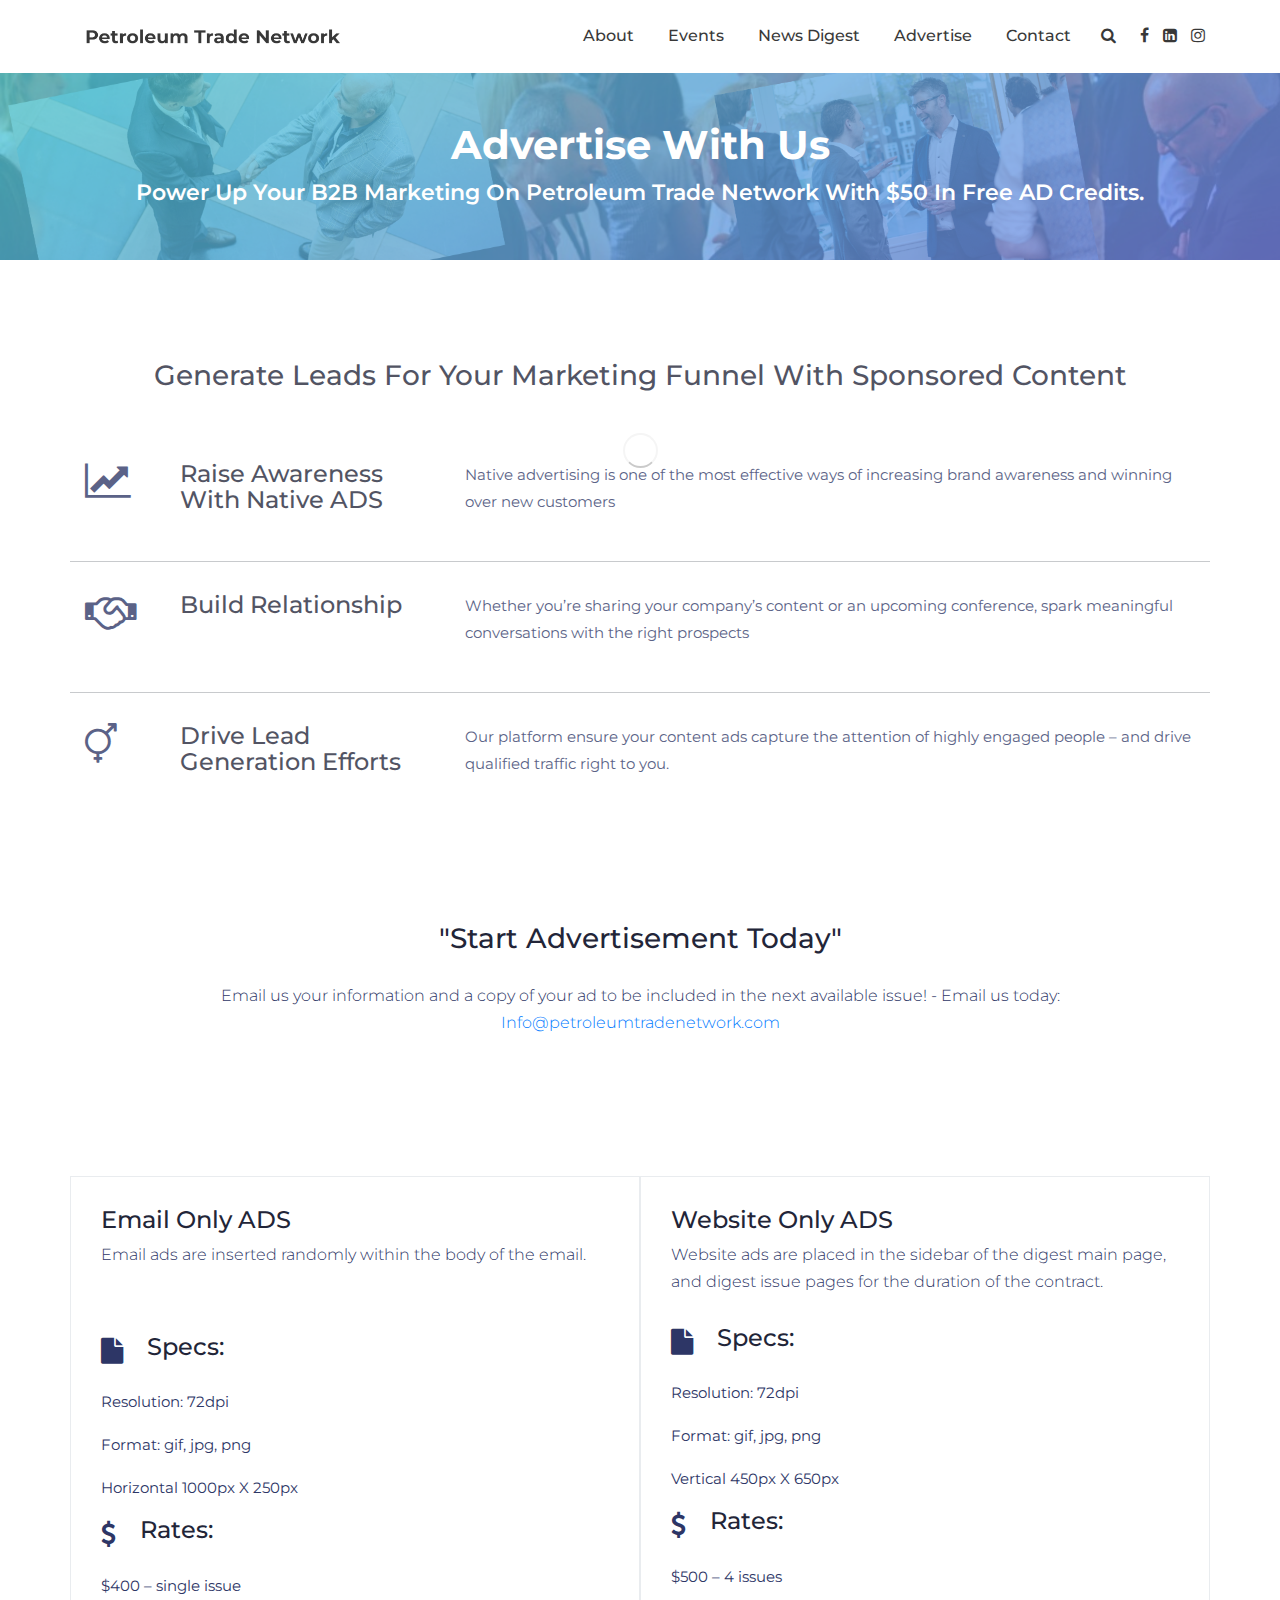
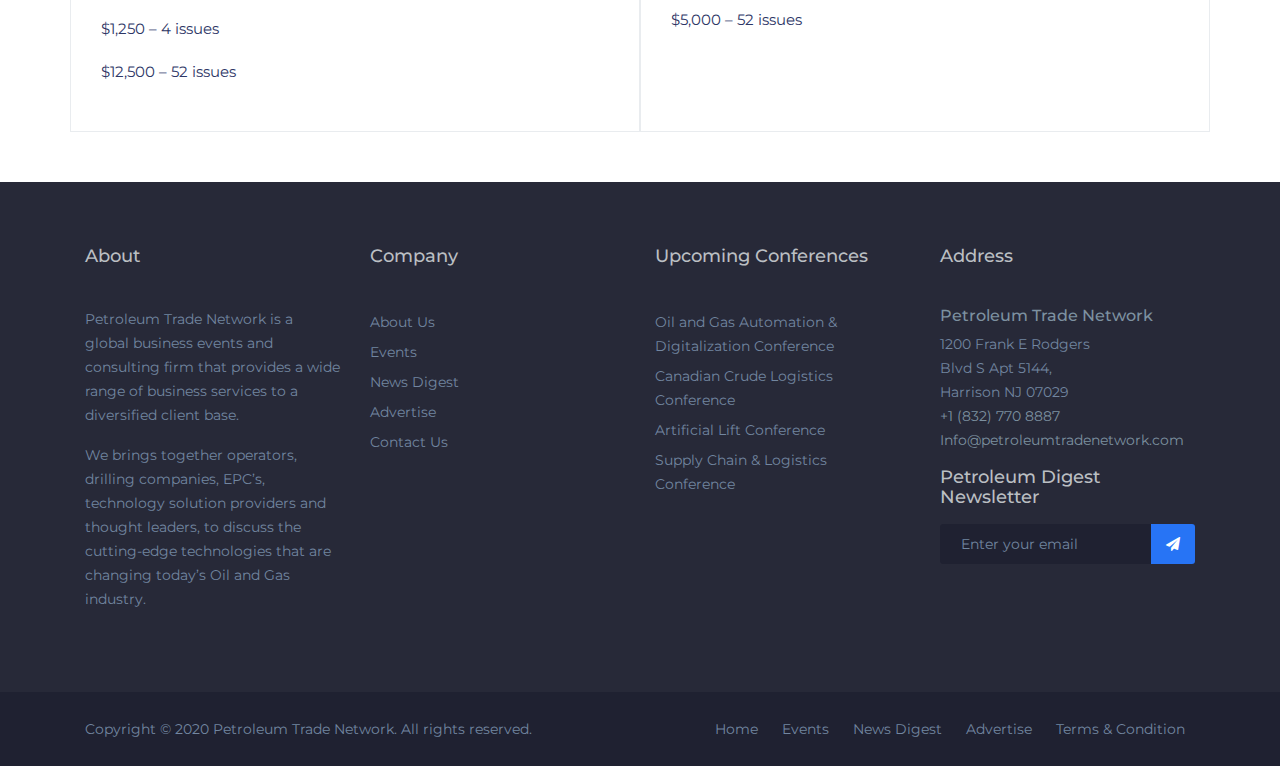
<file: ptn/advertise.html>
<!DOCTYPE html>
<html lang="en">
  <head>
    <!-- Required meta tags -->
    <meta charset="utf-8" />
    <meta
      name="viewport"
      content="width=device-width, initial-scale=1, shrink-to-fit=no"
    />
    <title>
      Petroleum Trade Network | Creating Opportunities by Connecting People.
    </title>
    <link rel="shortcut icon" href="favicon.png" type="image/x-icon" />


    <!-- Required CSS files -->
    <link
      href="https://fonts.googleapis.com/css2?family=Montserrat:wght@300;400;500;600;700;800&display=swap"
      rel="stylesheet"
    />

    <link rel="stylesheet" href="assets/css/owl.carousel.css" />
    <link rel="stylesheet" href="assets/css/barfiller.css" />
    <link rel="stylesheet" href="assets/css/animate.css" />
    <link rel="stylesheet" href="assets/css/font-awesome.min.css" />
    <link rel="stylesheet" href="assets/css/bootstrap.min.css" />
    <link rel="stylesheet" href="assets/css/slicknav.css" />
    <link rel="stylesheet" href="assets/css/main.css" />
    <link rel="stylesheet" href="assets/css/custom.css" />
  </head>

  <body>
    <div class="preloader">
      <span class="preloader-spin"></span>
    </div>
    <div class="site">
      <header>
        <div class="container">
          <div class="row">
            <div class="col-6 col-sm-3 logo-column">
              <a href="index.html" class="logo">
                <img src="assets/img/logo1.png" alt="logo" />
              </a>
            </div>
            <div class="col-6 col-sm-9 nav-column clearfix">
              <div class="right-nav">
                <span class="search-icon fa fa-search"></span>
                <form action="#" class="search-form">
                  <input type="search" placeholder="search now" />
                  <button type="submit"><i class="fa fa-search"></i></button>
                </form>
                <div class="header-social">
                  <a
                    href="https://www.facebook.com/petroleum.trade.network/"
                    class="fa fa-facebook"
                  ></a>
                  <a
                    href="https://www.linkedin.com/company/petroleum-trade-network/"
                    class="fa fa-linkedin-square"
                  ></a>
                  <a
                    href="https://www.instagram.com/petroleum.trade.network/"
                    class="fa fa-instagram"
                  ></a>
                </div>
              </div>
              <nav id="menu" class="d-none d-lg-block">
                <ul>
                  <li><a href="about.html">About</a></li>
                  <li><a href="events.html">Events</a></li>
                  <li><a href="newsdigest.html">News Digest</a></li>
                  <li><a href="advertise.html">Advertise</a></li>

                  <li><a href="contact.html">Contact</a></li>
                </ul>
              </nav>
            </div>
          </div>
        </div>
      </header>
      <div
        class="page-title sp"
        style="
          background-image: url(assets/img/About-Us.png);
          background-size: cover;
          background-position: center;
        "
      >
        <div class="container text-center">
          <h2>Advertise With Us</h2>
          <p>
            Power Up Your B2B Marketing On Petroleum Trade Network With $50 In
            Free AD Credits.
          </p>
        </div>
      </div>
      <section class="news sp">
        <div class="container">
          <div class="section-title" data-margin="0 0 40px">
            <h3>
              Generate Leads For Your Marketing Funnel With Sponsored Content
            </h3>
          </div>
          <div class="row spt">
            <div class="col-md-1">
              <div class="icon">
                <i class="fa fa-line-chart"></i>
              </div>
            </div>
            <div class="col-md-3">
              <div class="inner">
                <div class="title">
                  <h4>Raise Awareness With Native ADS</h4>
                </div>
              </div>
            </div>

            <div class="col-md-8">
              <div class="content">
                <p>
                  Native advertising is one of the most effective ways of
                  increasing brand awareness and winning over new customers
                </p>
              </div>
            </div>
          </div>
          <div class="row spt">
            <div class="col-md-1">
              <div class="icon">
                <i class="fa fa-handshake-o"></i>
              </div>
            </div>
            <div class="col-md-3">
              <div class="inner">
                <div class="title">
                  <h4>Build Relationship</h4>
                </div>
              </div>
            </div>

            <div class="col-md-8">
              <div class="content">
                <p>
                  Whether you’re sharing your company’s content or an upcoming
                  conference, spark meaningful conversations with the right
                  prospects
                </p>
              </div>
            </div>
          </div>
          <div class="row spt">
            <div class="col-md-1">
              <div class="icon">
                <i class="fa fa-transgender"></i>
              </div>
            </div>
            <div class="col-md-3">
              <div class="inner">
                <div class="title">
                  <h4>Drive Lead Generation Efforts</h4>
                </div>
              </div>
            </div>

            <div class="col-md-8">
              <div class="content">
                <p>
                  Our platform ensure your content ads capture the attention of
                  highly engaged people – and drive qualified traffic right to
                  you.
                </p>
              </div>
            </div>
          </div>
        </div>
      </section>
      <section class="add sp">
        <div class="container">
          <div class="section-title" data-margin="0 0 40px">
            <h3 class="spb">"Start Advertisement Today"</h3>
            <p>
              Email us your information and a copy of your ad to be included in
              the next available issue! - Email us today:
              <a href="mailto:Info@petroleumtradenetwork.com"
                >Info@petroleumtradenetwork.com</a
              >
            </p>
            <p></p>
          </div>
        </div>
      </section>

      <div class="service-area sp">
        <div class="container">
          <div class="row">
            <div class="col-lg-6 border pi">
              <div class="section-title spb" style="text-align: left">
                <h4>Email Only ADS</h4>
                <p>
                  Email ads are inserted randomly within the body of the email.
                </p>
              </div>
              <div class="inner">
                <div class="title custom-icon spb">
                  <div class="icon">
                    <i class="fa fa-file" aria-hidden="true"></i>
                  </div>
                  <h4>Specs:</h4>
                </div>
                <div class="content">
                  <p>Resolution: 72dpi</p>
                  <p>Format: gif, jpg, png</p>
                  <p>Horizontal 1000px X 250px</p>
                </div>
              </div>
              <div class="inner">
                <div class="title custom-icon spb">
                  <div class="icon">
                    <i class="fa fa-usd" aria-hidden="true"></i>
                  </div>
                  <h4>Rates:</h4>
                </div>
                <div class="content">
                  <p>$400 – single issue</p>
                  <p>$1,250 – 4 issues</p>
                  <p>$12,500 – 52 issues</p>
                </div>
              </div>
            </div>
            <div class="col-lg-6 border pi">
              <div class="section-title" style="text-align: left">
                <h4>Website Only ADS</h4>
                <p>
                  Website ads are placed in the sidebar of the digest main page,
                  and digest issue pages for the duration of the contract.
                </p>
              </div>
              <div class="inner">
                <div class="title custom-icon spb">
                  <div class="icon">
                    <i class="fa fa-file" aria-hidden="true"></i>
                  </div>
                  <h4>Specs:</h4>
                </div>
                <div class="content">
                  <p>Resolution: 72dpi</p>
                  <p>Format: gif, jpg, png</p>
                  <p>Vertical 450px X 650px</p>
                </div>
              </div>
              <div class="inner">
                <div class="title custom-icon spb">
                  <div class="icon">
                    <i class="fa fa-usd" aria-hidden="true"></i>
                  </div>
                  <h4>Rates:</h4>
                </div>
                <div class="content">
                  <p>$500 – 4 issues</p>
                  <p>$5,000 – 52 issues</p>
                </div>
              </div>
            </div>
          </div>
        </div>
      </div>
      <footer>
        <div class="footer-top">
          <div class="container">
            <div class="row">
              <div class="col-md-6 col-lg-3 footer_widget">
                <div class="inner">
                  <h4>About</h4>
                  <p>
                    Petroleum Trade Network is a global business events and
                    consulting firm that provides a wide range of business
                    services to a diversified client base.
                  </p>
                  <p>
                    We brings together operators, drilling companies, EPC’s,
                    technology solution providers and thought leaders, to
                    discuss the cutting-edge technologies that are changing
                    today’s Oil and Gas industry.
                  </p>
                </div>
              </div>
              <div class="col-md-6 col-lg-3 footer_widget">
                <div class="inner">
                  <h4>Company</h4>
                  <ul>
                    <li><a href="about.html">About Us</a></li>
                    <li><a href="events.html">Events</a></li>
                    <li><a href="newsdigest.html">News Digest</a></li>
                    <li><a href="advertise.html">Advertise </a></li>
                    <li><a href="contact.html">Contact Us</a></li>
                  </ul>
                </div>
              </div>
              <div class="col-md-6 col-lg-3 footer_widget">
                <div class="inner">
                  <h4>Upcoming Conferences</h4>
                  <div class="media">
                    <div class="media-body">
                      <ul>
                        <li>
                          <a href="https://ogad-conference.com" target="_blank"
                            >Oil and Gas Automation & Digitalization
                            Conference</a
                          >
                        </li>
                        <li>
                          <a href="https://ogad-conference.com" target="_blank"
                            >Canadian Crude Logistics Conference</a
                          >
                        </li>
                        <li>
                          <a href="https://ogad-conference.com" target="_blank">Artificial Lift Conference</a>
                        </li>
                        <li>
                          <a href="https://ogad-conference.com" target="_blank"
                            >Supply Chain & Logistics Conference
                          </a>
                        </li>
                      </ul>
                    </div>
                  </div>
                </div>
              </div>
              <div class="col-md-6 col-lg-3 footer_widget">
                <div class="inner">
                  <h4>Address</h4>
                  <h5>Petroleum Trade Network</h5>
                  <p>
                    1200 Frank E Rodgers
                    <br />Blvd S Apt 5144, <br />Harrison NJ 07029<br />

                    <a href="tel:+1 (832) 770 8887"> +1 (832) 770 8887</a>
                    <a href="mailto:Info@petroleumtradenetwork.com"
                      >Info@petroleumtradenetwork.com</a
                    >
                  </p>
                  <h4 class="newsletter">Petroleum Digest Newsletter</h4>
                  <form action="#" class="nw_form">
                    <input placeholder="Enter your email" type="email" />
                    <button><i class="fa fa-paper-plane"></i></button>
                  </form>
                </div>
              </div>
            </div>
          </div>
        </div>
        <div class="footer-bottom">
          <div class="container">
            <div class="row">
              <div class="col-lg-6">
                <div class="copyright-txt">
                  Copyright © 2020 Petroleum Trade Network. All rights reserved.
                </div>
              </div>
              <div class="col-lg-6 text-right">
                <div class="footer-nav">
                  <a href="index.html">Home</a>
                  <a href="events.html">Events</a>
                  <a href="newsdigest.html">News Digest</a>
                  <a href="advertise.html">Advertise</a>
                  <a href="policies.html">Terms & Condition</a>
                </div>
              </div>
            </div>
          </div>
        </div>
      </footer>
    </div>

    <!--Required JS files-->
    <script src="assets/js/jquery-2.2.4.min.js"></script>
    <script src="assets/js/vendor/popper.min.js"></script>
    <script src="assets/js/vendor/bootstrap.min.js"></script>
    <script src="assets/js/vendor/owl.carousel.min.js"></script>
    <script src="assets/js/vendor/isotope.pkgd.min.js"></script>
    <script src="assets/js/vendor/jquery.barfiller.js"></script>
    <script src="assets/js/vendor/loopcounter.js"></script>
    <script src="assets/js/vendor/slicknav.min.js"></script>
    <script src="assets/js/active.js"></script>
  </body>
</html>
</file>
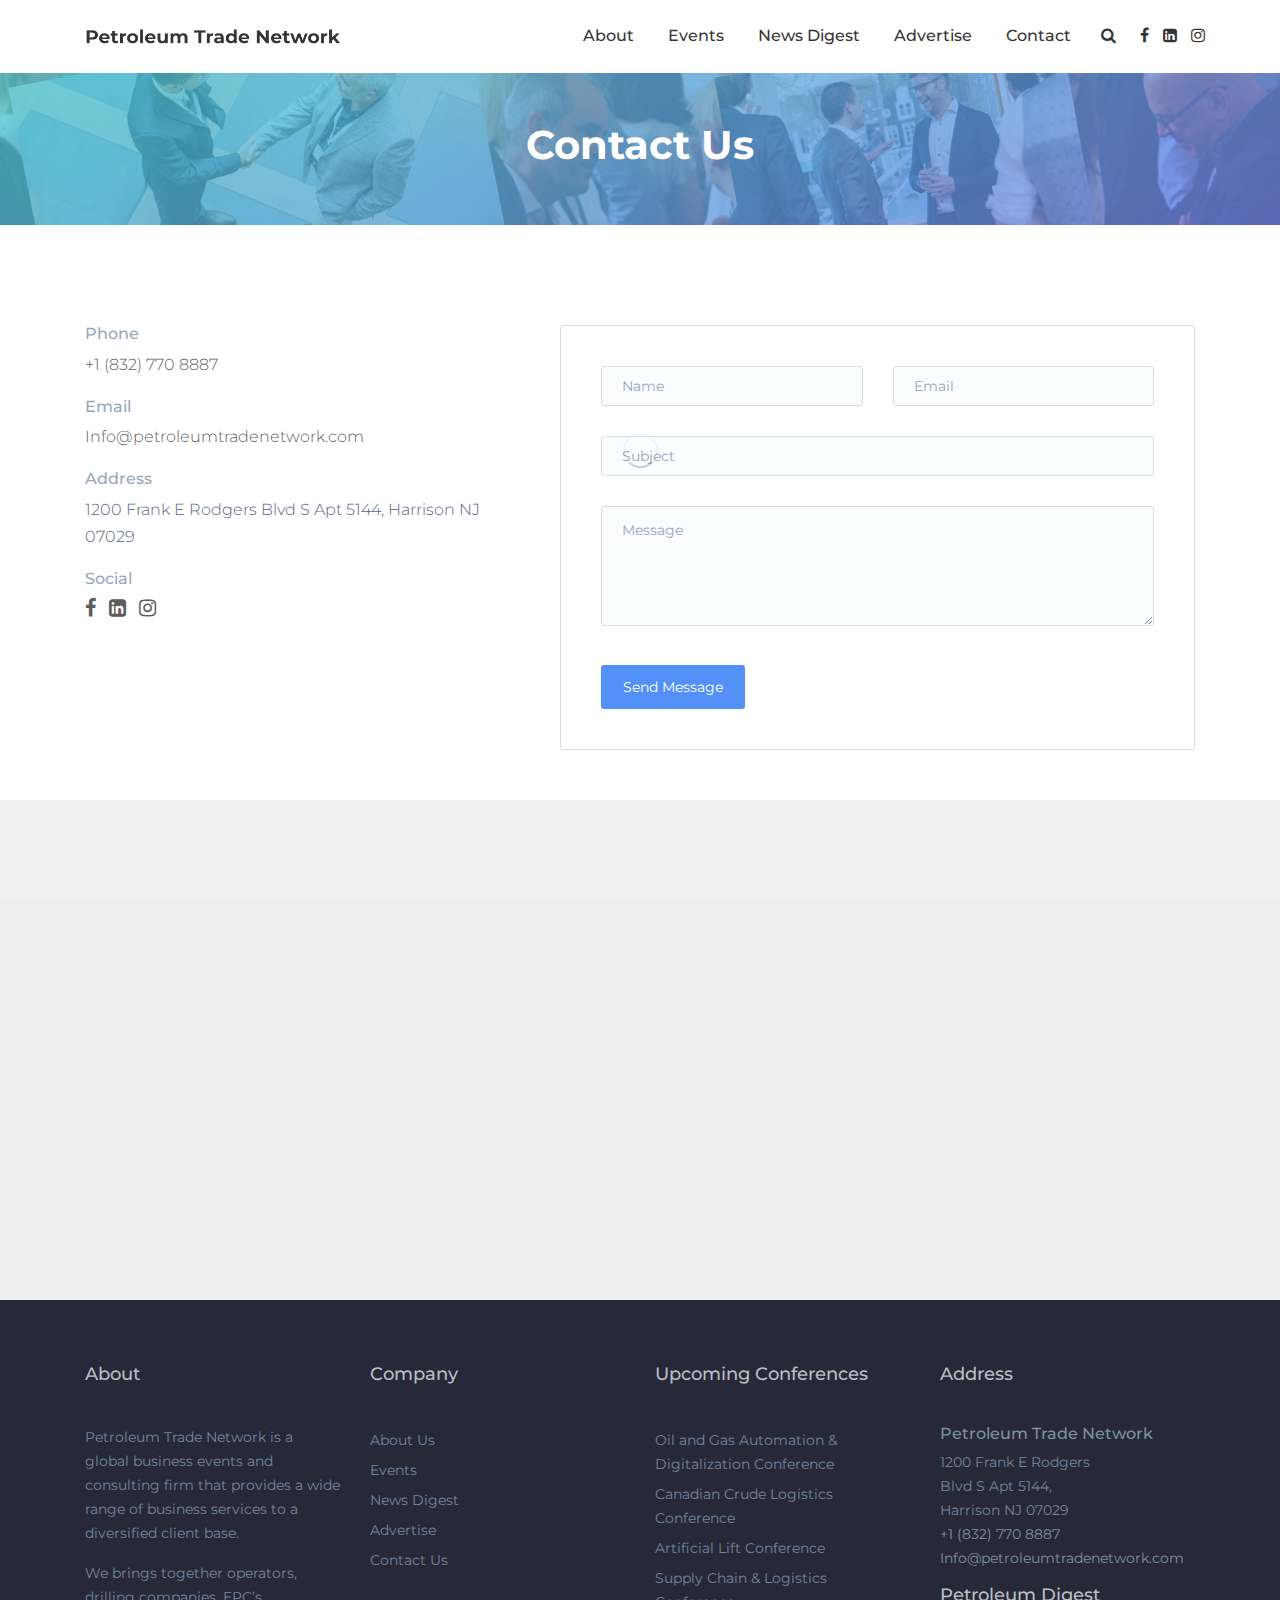
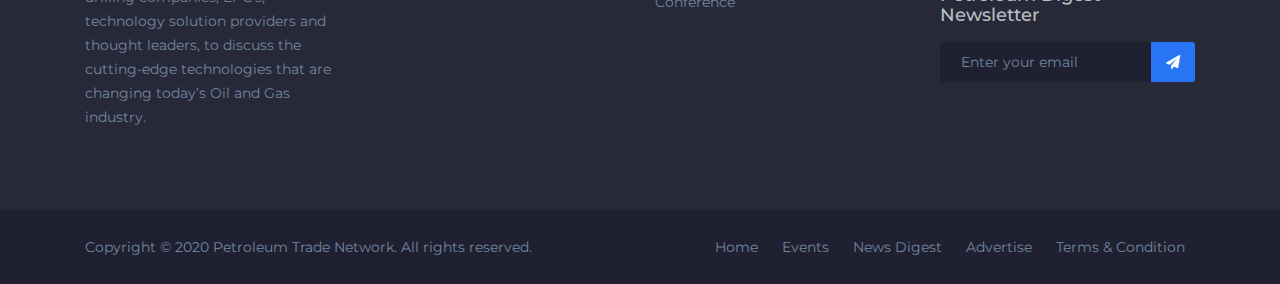
<file: ptn/contact.html>
<!DOCTYPE html>
<html lang="en">
  <head>
    <!-- Required meta tags -->
    <meta charset="utf-8" />
    <meta
      name="viewport"
      content="width=device-width, initial-scale=1, shrink-to-fit=no"
    />
    <title>
      Petroleum Trade Network | Creating Opportunities by Connecting People.
    </title>
    <link rel="shortcut icon" href="favicon.png" type="image/x-icon" />


    <!-- Required CSS files -->
    <link
      href="https://fonts.googleapis.com/css2?family=Montserrat:wght@300;400;500;600;700;800&display=swap"
      rel="stylesheet"
    />

    <link rel="stylesheet" href="assets/css/owl.carousel.css" />
    <link rel="stylesheet" href="assets/css/barfiller.css" />
    <link rel="stylesheet" href="assets/css/animate.css" />
    <link rel="stylesheet" href="assets/css/font-awesome.min.css" />
    <link rel="stylesheet" href="assets/css/bootstrap.min.css" />
    <link rel="stylesheet" href="assets/css/slicknav.css" />
    <link rel="stylesheet" href="assets/css/main.css" />
    <link rel="stylesheet" href="assets/css/custom.css" />
  </head>

  <body>
    <div class="preloader">
      <span class="preloader-spin"></span>
    </div>
    <div class="site">
      <header>
        <div class="container">
          <div class="row">
            <div class="col-6 col-sm-3 logo-column">
              <a href="index.html" class="logo">
                <img src="assets/img/logo1.png" alt="logo" />
              </a>
            </div>
            <div class="col-6 col-sm-9 nav-column clearfix">
              <div class="right-nav">
                <span class="search-icon fa fa-search"></span>
                <form action="#" class="search-form">
                  <input type="search" placeholder="search now" />
                  <button type="submit"><i class="fa fa-search"></i></button>
                </form>
                <div class="header-social">
                  <a
                    href="https://www.facebook.com/petroleum.trade.network/"
                    class="fa fa-facebook"
                  ></a>
                  <a
                    href="https://www.linkedin.com/company/petroleum-trade-network/"
                    class="fa fa-linkedin-square"
                  ></a>
                  <a
                    href="https://www.instagram.com/petroleum.trade.network/"
                    class="fa fa-instagram"
                  ></a>
                </div>
              </div>
              <nav id="menu" class="d-none d-lg-block">
                <ul>
                  <li><a href="about.html">About</a></li>
                  <li><a href="events.html">Events</a></li>
                  <li><a href="newsdigest.html">News Digest</a></li>
                  <li><a href="advertise.html">Advertise</a></li>

                  <li><a href="contact.html">Contact</a></li>
                </ul>
              </nav>
            </div>
          </div>
        </div>
      </header>
      <div
        class="page-title sp"
        style="
          background-image: url(assets/img/About-Us.png);
          background-size: cover;
          background-position: center;
        "
      >
        <div class="container text-center">
          <h2>Contact Us</h2>
        </div>
      </div>

      <div class="contact-area sp spmt">
        <div class="container">
          <div class="row">
            <div class="col-md-5 contact-info">
              <div class="single-info">
                <h5>Phone</h5>
                <p><a href="tel:+1 (832) 770 8887"> +1 (832) 770 8887</a></p>
              </div>
              <div class="single-info">
                <h5>Email</h5>
                <p>
                  <a href="mailto:Info@petroleumtradenetwork.com"
                    >Info@petroleumtradenetwork.com</a
                  >
                </p>
              </div>
              <div class="single-info">
                <h5>Address</h5>
                <p>1200 Frank E Rodgers Blvd S Apt 5144, Harrison NJ 07029</p>
              </div>
              <div class="single-info">
                <h5>Social</h5>
                <p style="font-size: 20px">
                  <a
                    href="https://www.facebook.com/petroleum.trade.network/"
                    class="fa fa-facebook"
                  ></a>
                  <a
                    href="https://www.linkedin.com/company/petroleum-trade-network/"
                    class="fa fa-linkedin-square"
                  ></a>
                  <a
                    href="https://www.instagram.com/petroleum.trade.network/"
                    class="fa fa-instagram"
                  ></a>
                </p>
              </div>
            </div>
            <div class="col-md-7">
              <form action="#" class="contact-form">
                <div class="row">
                  <div class="col-lg-6">
                    <input type="text" placeholder="Name" />
                  </div>
                  <div class="col-lg-6">
                    <input type="email" placeholder="Email" />
                  </div>
                  <div class="col-lg-12">
                    <input type="text" placeholder="Subject" />
                  </div>
                  <div class="col-lg-12">
                    <textarea placeholder="Message"></textarea>
                  </div>
                  <div class="col-lg-12">
                    <input class="button" type="submit" value="Send Message" />
                  </div>
                </div>
              </form>
            </div>
          </div>
        </div>
      </div>
      <div class="google-map">
        <iframe
          src="https://www.google.com/maps/embed?pb=!1m18!1m12!1m3!1d3023.198560485747!2d-74.15655408459433!3d40.735656179329354!2m3!1f0!2f0!3f0!3m2!1i1024!2i768!4f13.1!3m3!1m2!1s0x89c2538944241633%3A0x50e4db2f32f206b5!2s1200%20Frank%20E%20Rodgers%20Blvd%20S%20%235144%2C%20Harrison%2C%20NJ%2007029%2C%20USA!5e0!3m2!1sen!2sin!4v1601535550505!5m2!1sen!2sin"
          width="800"
          height="600"
          frameborder="0"
          style="border: 0"
          allowfullscreen=""
          aria-hidden="false"
          tabindex="0"
        ></iframe>
      </div>
      <footer>
        <div class="footer-top">
          <div class="container">
            <div class="row">
              <div class="col-md-6 col-lg-3 footer_widget">
                <div class="inner">
                  <h4>About</h4>
                  <p>
                    Petroleum Trade Network is a global business events and
                    consulting firm that provides a wide range of business
                    services to a diversified client base.
                  </p>
                  <p>
                    We brings together operators, drilling companies, EPC’s,
                    technology solution providers and thought leaders, to
                    discuss the cutting-edge technologies that are changing
                    today’s Oil and Gas industry.
                  </p>
                </div>
              </div>
              <div class="col-md-6 col-lg-3 footer_widget">
                <div class="inner">
                  <h4>Company</h4>
                  <ul>
                    <li><a href="about.html">About Us</a></li>
                    <li><a href="events.html">Events</a></li>
                    <li><a href="newsdigest.html">News Digest</a></li>
                    <li><a href="advertise.html">Advertise </a></li>
                    <li><a href="contact.html">Contact Us</a></li>
                  </ul>
                </div>
              </div>
              <div class="col-md-6 col-lg-3 footer_widget">
                <div class="inner">
                  <h4>Upcoming Conferences</h4>
                  <div class="media">
                    <div class="media-body">
                      <ul>
                        <li>
                          <a href="https://ogad-conference.com" target="_blank"
                            >Oil and Gas Automation & Digitalization
                            Conference</a
                          >
                        </li>
                        <li>
                          <a href="https://ogad-conference.com" target="_blank"
                            >Canadian Crude Logistics Conference</a
                          >
                        </li>
                        <li>
                          <a href="https://ogad-conference.com" target="_blank">Artificial Lift Conference</a>
                        </li>
                        <li>
                          <a href="https://ogad-conference.com" target="_blank"
                            >Supply Chain & Logistics Conference
                          </a>
                        </li>
                      </ul>
                    </div>
                  </div>
                </div>
              </div>
              <div class="col-md-6 col-lg-3 footer_widget">
                <div class="inner">
                  <h4>Address</h4>
                  <h5>Petroleum Trade Network</h5>
                  <p>
                    1200 Frank E Rodgers
                    <br />Blvd S Apt 5144, <br />Harrison NJ 07029<br />

                    <a href="tel:+1 (832) 770 8887"> +1 (832) 770 8887</a>
                    <a href="mailto:Info@petroleumtradenetwork.com"
                      >Info@petroleumtradenetwork.com</a
                    >
                  </p>
                  <h4 class="newsletter">Petroleum Digest Newsletter</h4>
                  <form action="#" class="nw_form">
                    <input placeholder="Enter your email" type="email" />
                    <button><i class="fa fa-paper-plane"></i></button>
                  </form>
                </div>
              </div>
            </div>
          </div>
        </div>
        <div class="footer-bottom">
          <div class="container">
            <div class="row">
              <div class="col-lg-6">
                <div class="copyright-txt">
                  Copyright © 2020 Petroleum Trade Network. All rights reserved.
                </div>
              </div>
              <div class="col-lg-6 text-right">
                <div class="footer-nav">
                  <a href="index.html">Home</a>
                  <a href="events.html">Events</a>
                  <a href="newsdigest.html">News Digest</a>
                  <a href="advertise.html">Advertise</a>
                  <a href="policies.html">Terms & Condition</a>
                </div>
              </div>
            </div>
          </div>
        </div>
      </footer>
    </div>

    <!--Required JS files-->
    <script src="assets/js/jquery-2.2.4.min.js"></script>
    <script src="assets/js/vendor/popper.min.js"></script>
    <script src="assets/js/vendor/bootstrap.min.js"></script>
    <script src="assets/js/vendor/owl.carousel.min.js"></script>
    <script src="assets/js/vendor/isotope.pkgd.min.js"></script>
    <script src="assets/js/vendor/jquery.barfiller.js"></script>
    <script src="assets/js/vendor/loopcounter.js"></script>
    <script src="assets/js/vendor/slicknav.min.js"></script>
    <script src="assets/js/active.js"></script>
  </body>
</html>
</file>
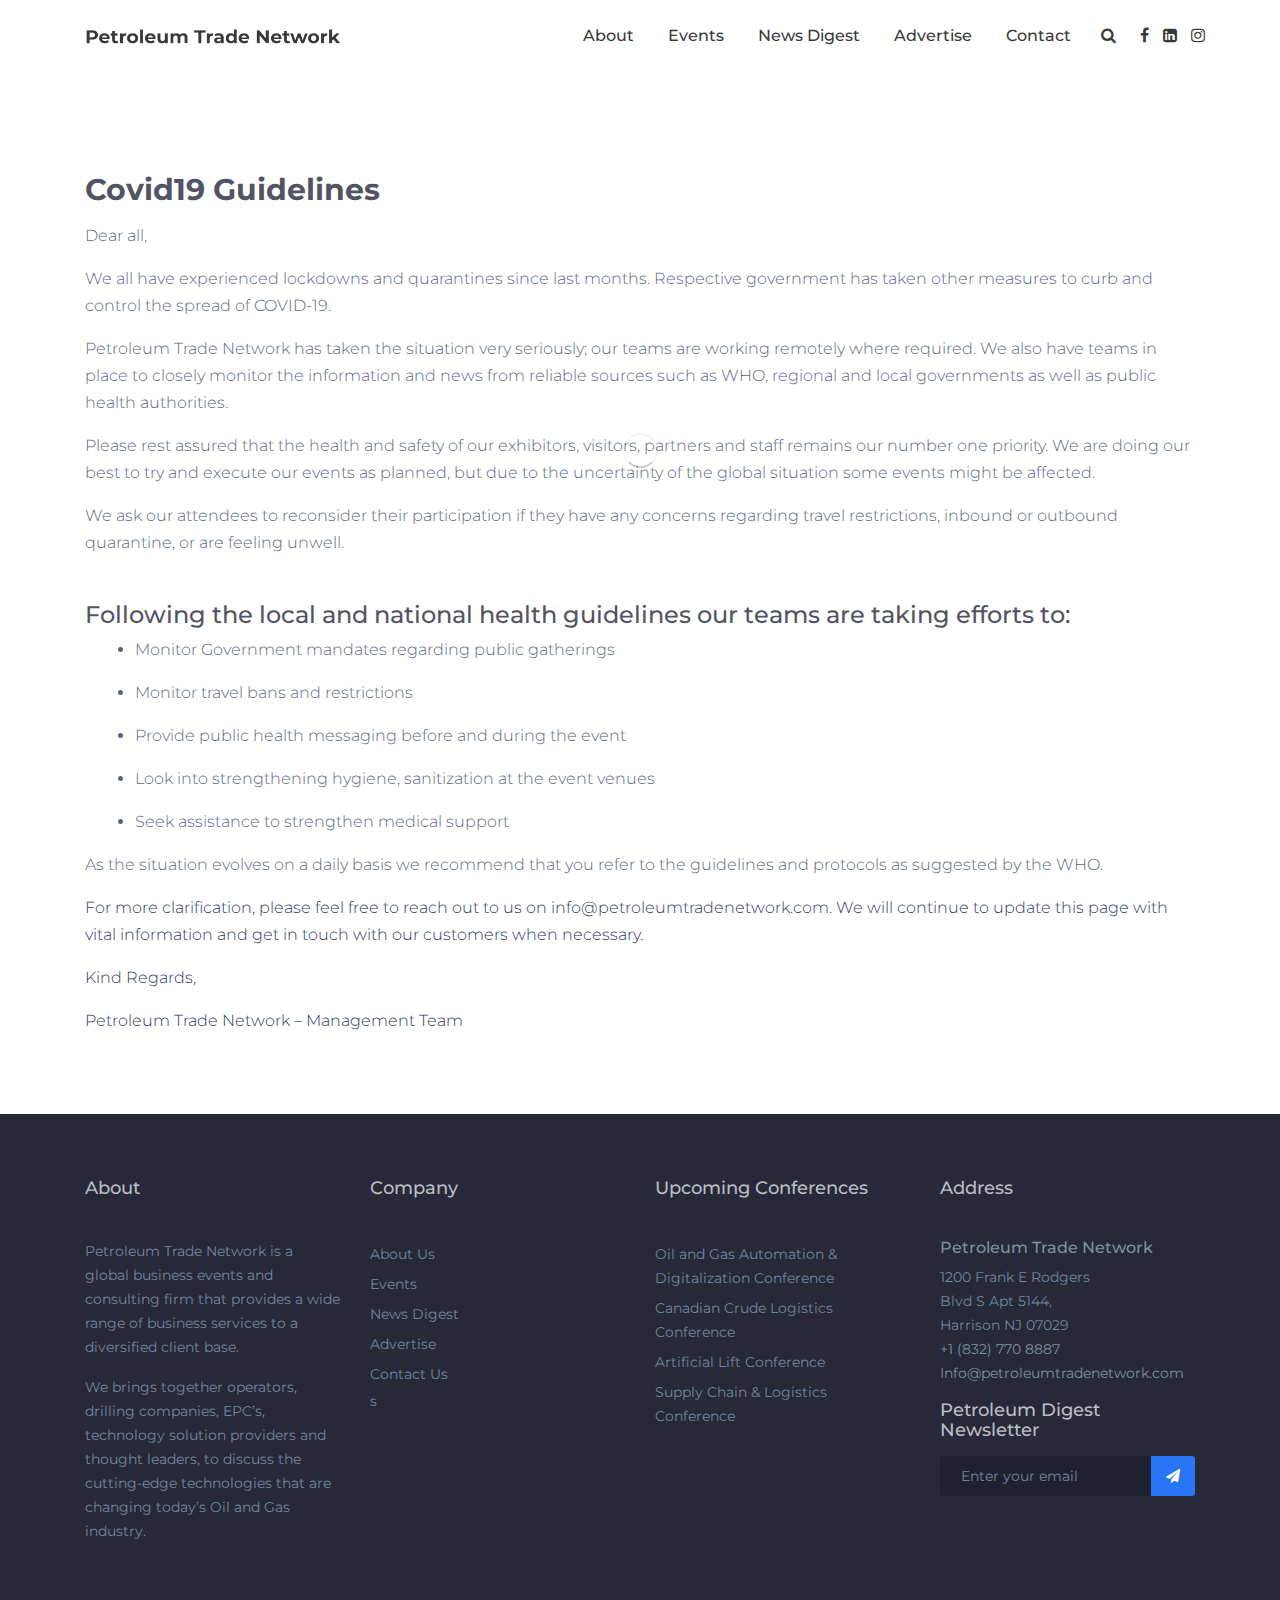
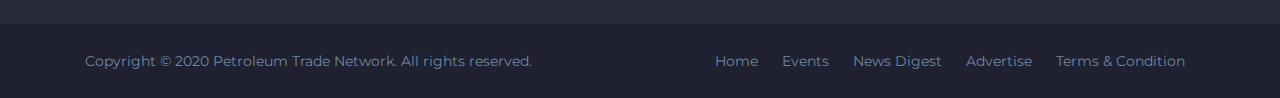
<file: ptn/covid19.html>
<!DOCTYPE html>
<html lang="en">
  <head>
    <!-- Required meta tags -->
    <meta charset="utf-8" />
    <meta
      name="viewport"
      content="width=device-width, initial-scale=1, shrink-to-fit=no"
    />
    <title>
      Petroleum Trade Network | Creating Opportunities by Connecting People.
    </title>
    <link rel="shortcut icon" href="favicon.png" type="image/x-icon" />


    <!-- Required CSS files -->
    <link
      href="https://fonts.googleapis.com/css2?family=Montserrat:wght@300;400;500;600;700;800&display=swap"
      rel="stylesheet"
    />

    <link rel="stylesheet" href="assets/css/owl.carousel.css" />
    <link rel="stylesheet" href="assets/css/barfiller.css" />
    <link rel="stylesheet" href="assets/css/animate.css" />
    <link rel="stylesheet" href="assets/css/font-awesome.min.css" />
    <link rel="stylesheet" href="assets/css/bootstrap.min.css" />
    <link rel="stylesheet" href="assets/css/slicknav.css" />
    <link rel="stylesheet" href="assets/css/main.css" />
    <link rel="stylesheet" href="assets/css/custom.css" />
  </head>

  <body>
    <div class="preloader">
      <span class="preloader-spin"></span>
    </div>
    <div class="site">
      <header>
        <div class="container">
          <div class="row">
            <div class="col-6 col-sm-3 logo-column">
              <a href="index.html" class="logo">
                <img src="assets/img/logo1.png" alt="logo" />
              </a>
            </div>
            <div class="col-6 col-sm-9 nav-column clearfix">
              <div class="right-nav">
                <span class="search-icon fa fa-search"></span>
                <form action="#" class="search-form">
                  <input type="search" placeholder="search now" />
                  <button type="submit"><i class="fa fa-search"></i></button>
                </form>
                <div class="header-social">
                  <a
                    href="https://www.facebook.com/petroleum.trade.network/"
                    class="fa fa-facebook"
                  ></a>
                  <a
                    href="https://www.linkedin.com/company/petroleum-trade-network/"
                    class="fa fa-linkedin-square"
                  ></a>
                  <a
                    href="https://www.instagram.com/petroleum.trade.network/"
                    class="fa fa-instagram"
                  ></a>
                </div>
              </div>
              <nav id="menu" class="d-none d-lg-block">
                <ul>
                  <li><a href="about.html">About</a></li>
                  <li><a href="events.html">Events</a></li>
                  <li><a href="newsdigest.html">News Digest</a></li>
                  <li><a href="portfolio.html">Advertise</a></li>

                  <li><a href="contact.html">Contact</a></li>
                </ul>
              </nav>
            </div>
          </div>
        </div>
      </header>
      <section class="covid19 sp spmt">
        <div class="container">
          <div class="section-title">
            <h2>Covid19 Guidelines</h2>
            <p>Dear all,</p>
            <p>
              We all have experienced lockdowns and quarantines since last
              months. Respective government has taken other measures to curb and
              control the spread of COVID-19.
            </p>
            <p>
              Petroleum Trade Network has taken the situation very seriously;
              our teams are working remotely where required. We also have teams
              in place to closely monitor the information and news from reliable
              sources such as WHO, regional and local governments as well as
              public health authorities.
            </p>
            <p>
              Please rest assured that the health and safety of our exhibitors,
              visitors, partners and staff remains our number one priority. We
              are doing our best to try and execute our events as planned, but
              due to the uncertainty of the global situation some events might
              be affected.
            </p>
            <p>
              We ask our attendees to reconsider their participation if they
              have any concerns regarding travel restrictions, inbound or
              outbound quarantine, or are feeling unwell.
            </p>
            <h4 class="spt">
              Following the local and national health guidelines our teams are
              taking efforts to:
            </h4>
            <ul>
              <li>Monitor Government mandates regarding public gatherings</li>
              <li>Monitor travel bans and restrictions</li>
              <li>
                Provide public health messaging before and during the event
              </li>
              <li>
                Look into strengthening hygiene, sanitization at the event
                venues
              </li>
              <li>Seek assistance to strengthen medical support</li>
            </ul>
            <p>
              As the situation evolves on a daily basis we recommend that you
              refer to the guidelines and protocols as suggested by the WHO.
            </p>
            <p>
              For more clarification, please feel free to reach out to us on
              info@petroleumtradenetwork.com. We will continue to update this
              page with vital information and get in touch with our customers
              when necessary.
            </p>
            <p>Kind Regards,</p>
            <p>Petroleum Trade Network – Management Team</p>
          </div>
        </div>
      </section>
      <footer>
        <div class="footer-top">
          <div class="container">
            <div class="row">
              <div class="col-md-6 col-lg-3 footer_widget">
                <div class="inner">
                  <h4>About</h4>
                  <p>
                    Petroleum Trade Network is a global business events and
                    consulting firm that provides a wide range of business
                    services to a diversified client base.
                  </p>
                  <p>
                    We brings together operators, drilling companies, EPC’s,
                    technology solution providers and thought leaders, to
                    discuss the cutting-edge technologies that are changing
                    today’s Oil and Gas industry.
                  </p>
                </div>
              </div>
              <div class="col-md-6 col-lg-3 footer_widget">
                <div class="inner">
                  <h4>Company</h4>
                  <ul>
                    <li><a href="about.html">About Us</a></li>
                    <li><a href="events.html">Events</a></li>
                    <li><a href="newsdigest.html">News Digest</a></li>
                    <li><a href="advertise.html">Advertise </a></li>
                    <li><a href="contact.html">Contact Us</a></li>
                  </ul>
                  s
                </div>
              </div>
              <div class="col-md-6 col-lg-3 footer_widget">
                <div class="inner">
                  <h4>Upcoming Conferences</h4>
                  <div class="media">
                    <div class="media-body">
                      <ul>
                        <li>
                          <a href="https://ogad-conference.com" target="_blank"
                            >Oil and Gas Automation & Digitalization
                            Conference</a
                          >
                        </li>
                        <li>
                          <a href="https://ogad-conference.com" target="_blank"
                            >Canadian Crude Logistics Conference</a
                          >
                        </li>
                        <li>
                          <a href="https://ogad-conference.com" target="_blank">Artificial Lift Conference</a>
                        </li>
                        <li>
                          <a href="https://ogad-conference.com" target="_blank"
                            >Supply Chain & Logistics Conference
                          </a>
                        </li>
                      </ul>
                    </div>
                  </div>
                </div>
              </div>
              <div class="col-md-6 col-lg-3 footer_widget">
                <div class="inner">
                  <h4>Address</h4>
                  <h5>Petroleum Trade Network</h5>
                  <p>
                    1200 Frank E Rodgers
                    <br />Blvd S Apt 5144, <br />Harrison NJ 07029<br />

                    <a href="tel:+1 (832) 770 8887"> +1 (832) 770 8887</a>
                    <a href="mailto:Info@petroleumtradenetwork.com"
                      >Info@petroleumtradenetwork.com</a
                    >
                  </p>
                  <h4 class="newsletter">Petroleum Digest Newsletter</h4>
                  <form action="#" class="nw_form">
                    <input placeholder="Enter your email" type="email" />
                    <button><i class="fa fa-paper-plane"></i></button>
                  </form>
                </div>
              </div>
            </div>
          </div>
        </div>
        <div class="footer-bottom">
          <div class="container">
            <div class="row">
              <div class="col-lg-6">
                <div class="copyright-txt">
                  Copyright © 2020 Petroleum Trade Network. All rights reserved.

                </div>
              </div>
              <div class="col-lg-6 text-right">
                <div class="footer-nav">
                  <a href="index.html">Home</a>
                  <a href="events.html">Events</a>
                  <a href="newsdigest.html">News Digest</a>
                  <a href="advertise.html">Advertise</a>
                  <a href="policies.html">Terms & Condition</a>
                </div>
              </div>
            </div>
          </div>
        </div>
      </footer>
    </div>

    <!--Required JS files-->
    <script src="assets/js/jquery-2.2.4.min.js"></script>
    <script src="assets/js/vendor/popper.min.js"></script>
    <script src="assets/js/vendor/bootstrap.min.js"></script>
    <script src="assets/js/vendor/owl.carousel.min.js"></script>
    <script src="assets/js/vendor/isotope.pkgd.min.js"></script>
    <script src="assets/js/vendor/jquery.barfiller.js"></script>
    <script src="assets/js/vendor/loopcounter.js"></script>
    <script src="assets/js/vendor/slicknav.min.js"></script>
    <script src="assets/js/active.js"></script>
  </body>
</html>
</file>
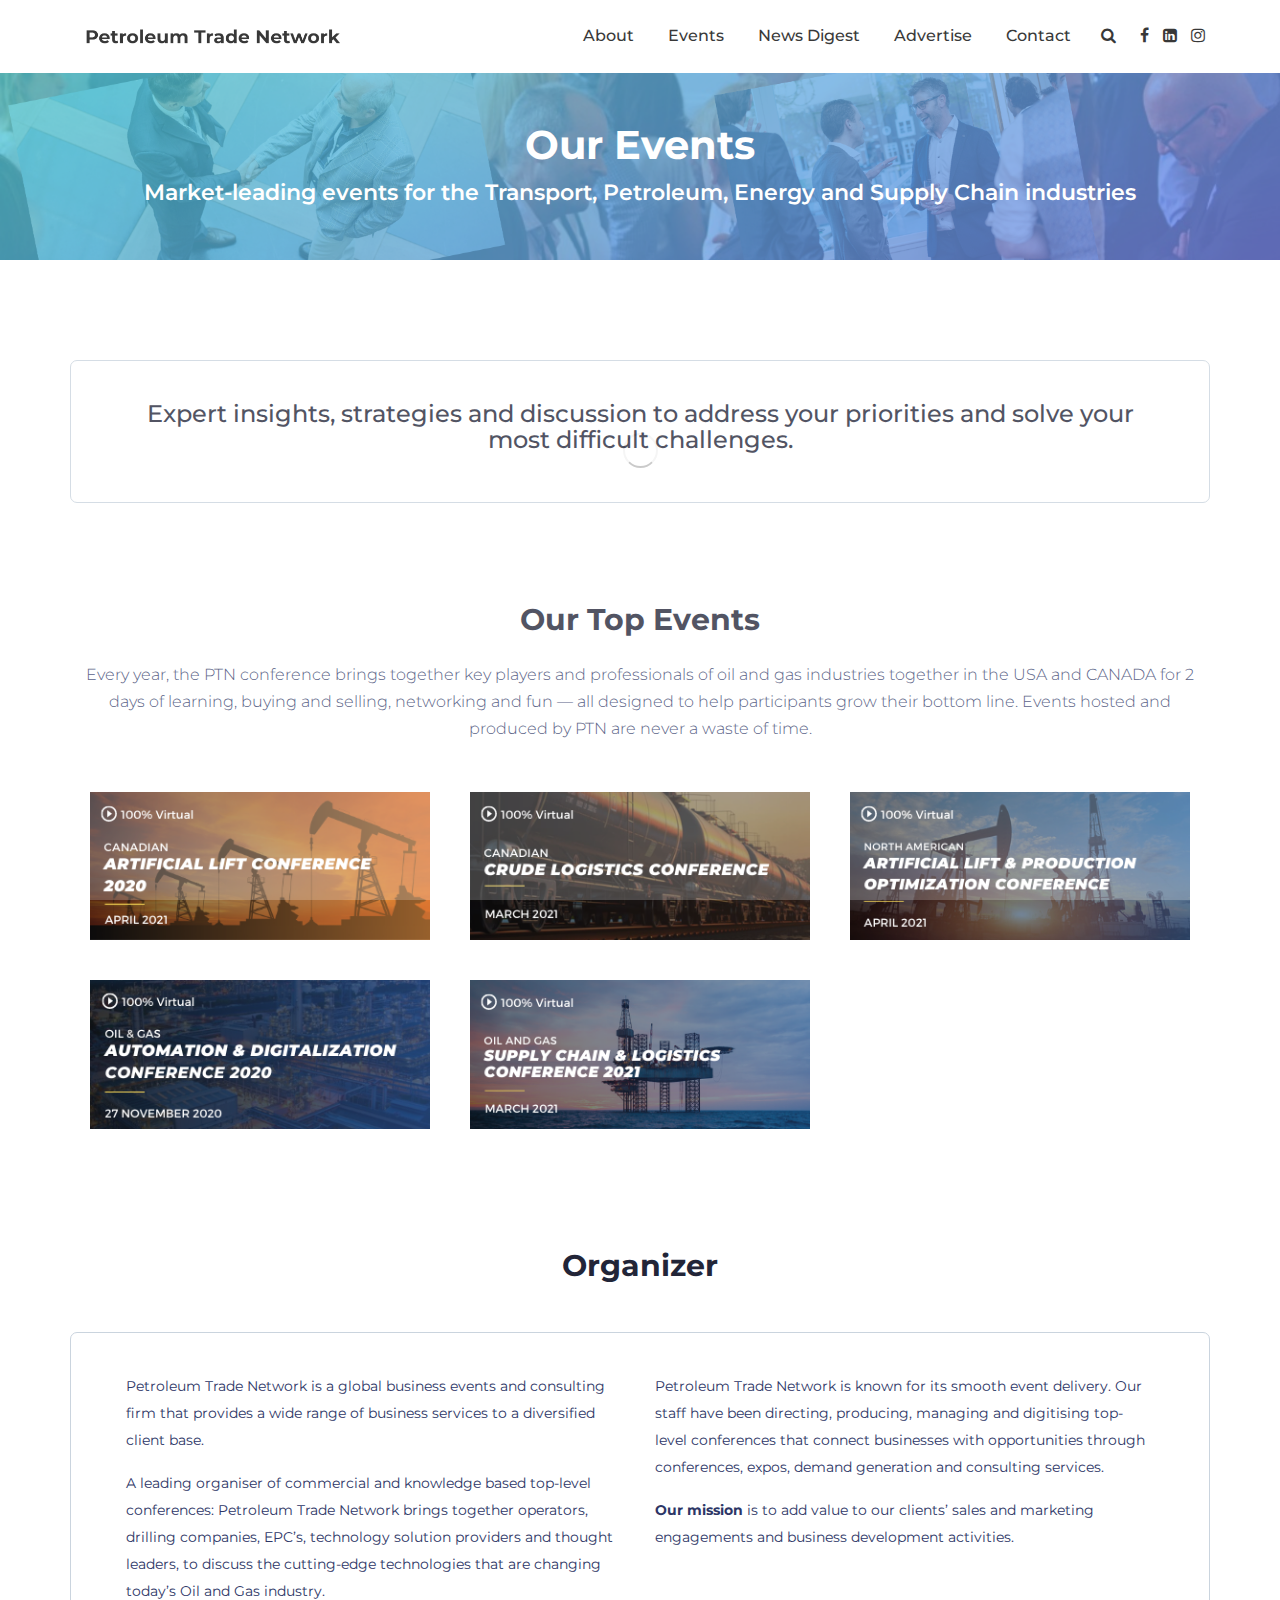
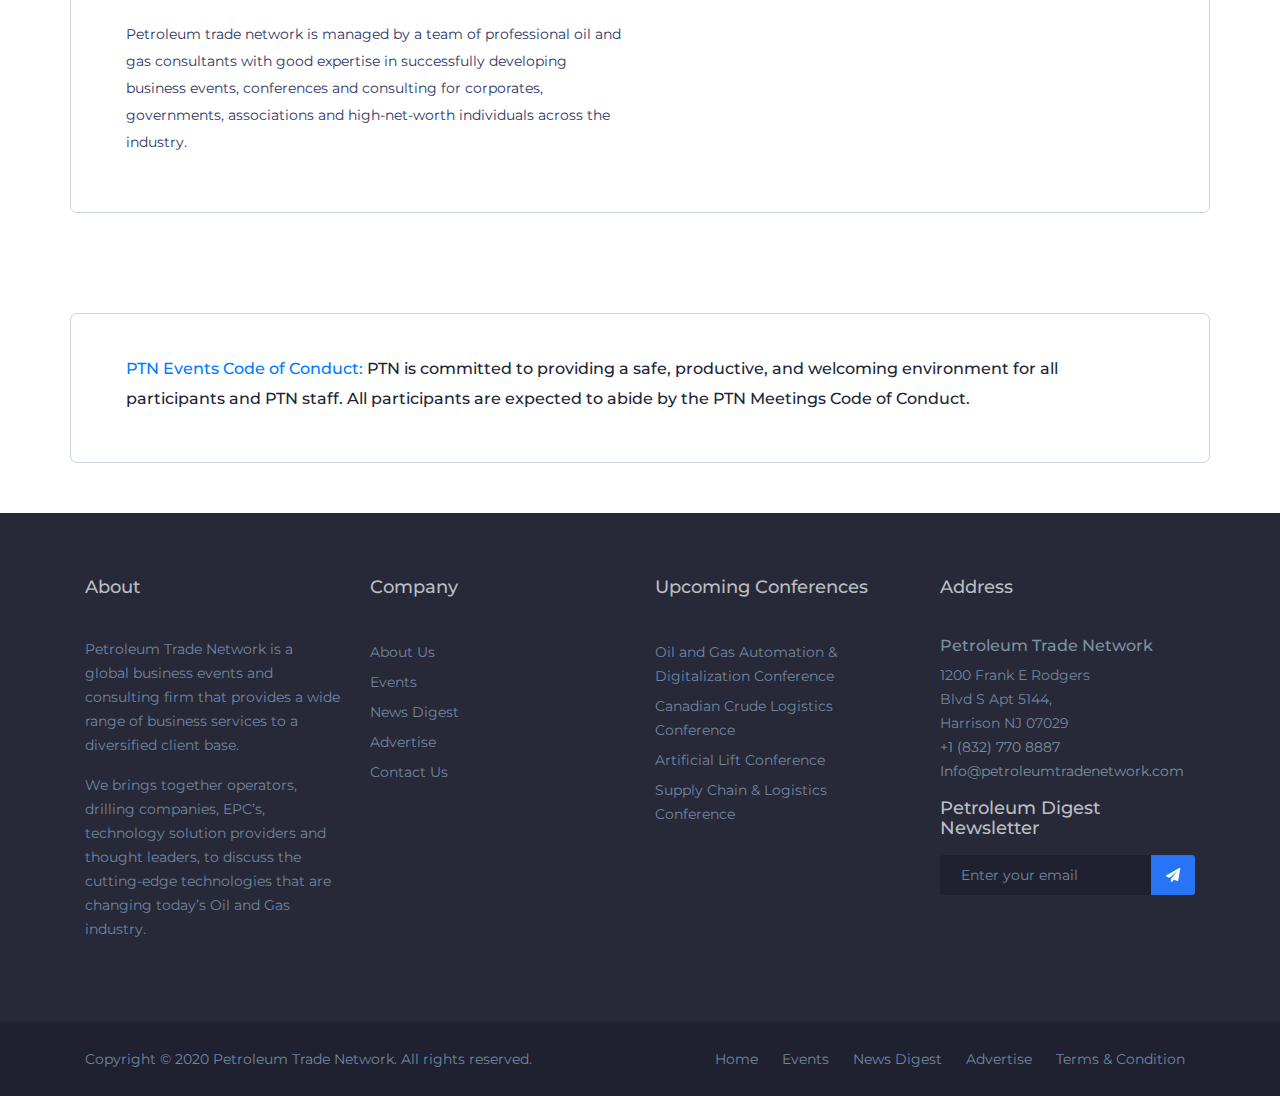
<file: ptn/events.html>
<!DOCTYPE html>
<html lang="en">
  <head>
    <!-- Required meta tags -->
    <meta charset="utf-8" />
    <meta
      name="viewport"
      content="width=device-width, initial-scale=1, shrink-to-fit=no"
    />
    <title>
      Petroleum Trade Network | Creating Opportunities by Connecting People.
    </title>
    <link rel="shortcut icon" href="favicon.png" type="image/x-icon" />

    <!-- Required CSS files -->
    <link
      href="https://fonts.googleapis.com/css2?family=Montserrat:wght@300;400;500;600;700;800&display=swap"
      rel="stylesheet"
    />
    <link rel="stylesheet" href="assets/css/owl.carousel.css" />
    <link rel="stylesheet" href="assets/css/barfiller.css" />
    <link rel="stylesheet" href="assets/css/animate.css" />
    <link rel="stylesheet" href="assets/css/font-awesome.min.css" />
    <link rel="stylesheet" href="assets/css/bootstrap.min.css" />
    <link rel="stylesheet" href="assets/css/slicknav.css" />
    <link rel="stylesheet" href="assets/css/main.css" />
    <link rel="stylesheet" href="assets/css/custom.css" />
  </head>

  <body>
    <div class="preloader">
      <span class="preloader-spin"></span>
    </div>
    <!-- <div class="site"></div> -->
    <header>
      <div class="container">
        <div class="row">
          <div class="col-6 col-sm-3 logo-column">
            <a href="index.html" class="logo">
              <img src="assets/img/logo1.png" alt="logo" />
            </a>
          </div>
          <div class="col-6 col-sm-9 nav-column clearfix">
            <div class="right-nav">
              <span class="search-icon fa fa-search"></span>
              <form action="#" class="search-form">
                <input type="search" placeholder="search now" />
                <button type="submit"><i class="fa fa-search"></i></button>
              </form>
              <div class="header-social">
                <a
                  href="https://www.facebook.com/petroleum.trade.network/"
                  class="fa fa-facebook"
                ></a>
                <a
                  href="https://www.linkedin.com/company/petroleum-trade-network/"
                  class="fa fa-linkedin-square"
                ></a>
                <a
                  href="https://www.instagram.com/petroleum.trade.network/"
                  class="fa fa-instagram"
                ></a>
              </div>
            </div>
            <nav id="menu" class="d-none d-lg-block">
              <ul>
                <li><a href="about.html">About</a></li>
                <li><a href="events.html">Events</a></li>
                <li><a href="newsdigest.html">News Digest</a></li>
                <li><a href="advertise.html">Advertise</a></li>

                <li><a href="contact.html">Contact</a></li>
              </ul>
            </nav>
          </div>
        </div>
      </div>
    </header>
    <div
      class="page-title sp"
      style="
        background-image: url(assets/img/About-Us.png);
        background-size: cover;
        background-position: center;
      "
    >
      <div class="container text-center">
        <h2>Our Events</h2>
        <p>
          Market-leading events for the Transport, Petroleum, Energy and Supply
          Chain industries
        </p>
      </div>
    </div>
    <section class="events sp spmt">
      <div class="tab-content">
        <div class="container">
          <div class="row">
            <div class="col-md-12">
              <h4 style="text-align:center">
                Expert insights, strategies and discussion to address your
                priorities and solve your most difficult challenges.
              </h4>
            </div>
          </div>
        </div>
      </div>
    </section>
    <div class="portfolio-area sp white">
      <div class="container">
        <div class="section-title">
          <h2 class="spb">Our Top Events</h2>
          <p>
            Every year, the PTN conference brings together key players and
            professionals of oil and gas industries together in the USA and
            CANADA for 2 days of learning, buying and selling, networking and
            fun — all designed to help participants grow their bottom line.
            Events hosted and produced by PTN are never a waste of time.
          </p>
        </div>
        <div class="row">
          <div class="single-portfolio col-md-4">
            <div class="inner">
              <div class="portfolio-img">
                <a href="javascript:void(0)">
                  <img
                    src="assets/img/event/CALC21.png"
                    alt="portfolio-image"
                  />
                </a>
              </div>
              <!-- <div class="portfolio-content">
                  <a href="#"><h3>PETROLEUM B2B CONFERENCES</h3></a>
                  <span>Ceramics, Design</span>
                </div> -->
            </div>
          </div>
          <div class="single-portfolio col-md-4">
            <div class="inner">
              <div class="portfolio-img">
                <a href="javascript:void(0)">
                  <img
                    src="assets/img/event/CCLC21.png"
                    alt="portfolio-image"
                  />
                </a>
              </div>
            </div>
          </div>
          <div class="single-portfolio col-md-4">
            <div class="inner">
              <div class="portfolio-img">
                <a href="javascript:void(0)">
                  <img
                    src="assets/img/event/NAAL21.png"
                    alt="portfolio-image"
                  />
                </a>
              </div>
            </div>
          </div>
          <div class="single-portfolio col-md-4">
            <div class="inner">
              <div class="portfolio-img">
                <a href="javascript:void(0)">
                  <img
                    src="assets/img/event/OGAD20.png"
                    alt="portfolio-image"
                  />
                </a>
              </div>
            </div>
          </div>
          <div class="single-portfolio col-md-4">
            <div class="inner">
              <div class="portfolio-img">
                <a href="javascript:void(0)">
                  <img
                    src="assets/img/event/SCLC21.png"
                    alt="portfolio-image"
                  />
                </a>
              </div>
            </div>
          </div>
        </div>
      </div>
    </div>
    <section class="organizer sp">
      <div class="tab-content">
        <div class="container">
          <div class="section-title">
            <h2 class="spb">Organizer</h2>
          </div>
          <div class="row">
            <div class="col-md-6">
              <p>
                Petroleum Trade Network is a global business events and
                consulting firm that provides a wide range of business services
                to a diversified client base.
                <p>
                  A leading organiser of commercial
                  and knowledge based top-level conferences: Petroleum Trade
                  Network brings together operators, drilling companies, EPC’s,
                  technology solution providers and thought leaders, to discuss
                  the cutting-edge technologies that are changing today’s Oil and
                  Gas industry.

                </p>
              </p>
              <p>
                Petroleum trade network is managed by a team of professional oil
                and gas consultants with good expertise in successfully
                developing business events, conferences and consulting for
                corporates, governments, associations and high-net-worth
                individuals across the industry.
              </p>
            </div>
            <div class="col-md-6">
              <p>
                Petroleum Trade Network is known for its smooth event delivery.
                Our staff have been directing, producing, managing and
                digitising top-level conferences that connect businesses with
                opportunities through conferences, expos, demand generation and
                consulting services.
              </p>
              <p>
              <b>Our mission</b> is to add value to our clients’ sales and marketing
                engagements and business development activities.
              </p>
            </div>
          </div>
        </div>
      </div>
    </section>
    <section class="events sp">
      <div class="tab-content">
        <div class="container">
          <div class="row">
            <div class="col-md-12">
              <h6 style="line-height: 30px">
                <a href="faq.html">PTN Events Code of Conduct:</a>
                PTN is committed to providing a safe, productive, and welcoming
                environment for all participants and PTN staff. All participants
                are expected to abide by the PTN Meetings Code of Conduct.
              </h6>
            </div>
          </div>
        </div>
      </div>
    </section>
    <footer>
      <div class="footer-top">
        <div class="container">
          <div class="row">
            <div class="col-md-6 col-lg-3 footer_widget">
              <div class="inner">
                <h4>About</h4>
                <p>
                  Petroleum Trade Network is a global business events and
                  consulting firm that provides a wide range of business
                  services to a diversified client base.
                </p>
                <p>
                  We brings together operators, drilling companies, EPC’s,
                  technology solution providers and thought leaders, to
                  discuss the cutting-edge technologies that are changing
                  today’s Oil and Gas industry.
                </p>
              </div>
            </div>
            <div class="col-md-6 col-lg-3 footer_widget">
              <div class="inner">
                <h4>Company</h4>
                <ul>
                  <li><a href="about.html">About Us</a></li>
                  <li><a href="events.html">Events</a></li>
                  <li><a href="newsdigest.html">News Digest</a></li>
                  <li><a href="advertise.html">Advertise </a></li>
                  <li><a href="contact.html">Contact Us</a></li>
                </ul>
              </div>
            </div>
            <div class="col-md-6 col-lg-3 footer_widget">
              <div class="inner">
                <h4>Upcoming Conferences</h4>
                <div class="media">
                  <div class="media-body">
                    <ul>
                      <li>
                        <a href="https://ogad-conference.com" target="_blank"
                          >Oil and Gas Automation & Digitalization
                          Conference</a
                        >
                      </li>
                      <li>
                        <a href="https://ogad-conference.com" target="_blank"
                          >Canadian Crude Logistics Conference</a
                        >
                      </li>
                      <li>
                        <a href="https://ogad-conference.com" target="_blank">Artificial Lift Conference</a>
                      </li>
                      <li>
                        <a href="https://ogad-conference.com" target="_blank"
                          >Supply Chain & Logistics Conference
                        </a>
                      </li>
                    </ul>
                  </div>
                </div>
              </div>
            </div>
            <div class="col-md-6 col-lg-3 footer_widget">
              <div class="inner">
                <h4>Address</h4>
                <h5>Petroleum Trade Network</h5>
                <p>
                  1200 Frank E Rodgers
                  <br />Blvd S Apt 5144, <br />Harrison NJ 07029<br />
                  
                  <a href="tel:+1 (832) 770 8887"> +1 (832) 770 8887</a>
                  <a href="mailto:Info@petroleumtradenetwork.com"
                    >Info@petroleumtradenetwork.com</a
                  >
                </p>
                <h4 class="newsletter">Petroleum Digest Newsletter</h4>
                <form action="#" class="nw_form">
                  <input placeholder="Enter your email" type="email" />
                  <button><i class="fa fa-paper-plane"></i></button>
                </form>
              </div>
            </div>
          </div>
        </div>
      </div>
      <div class="footer-bottom">
        <div class="container">
          <div class="row">
            <div class="col-lg-6">
              <div class="copyright-txt">
                Copyright © 2020 Petroleum Trade Network. All rights reserved.
              </div>
            </div>
            <div class="col-lg-6 text-right">
              <div class="footer-nav">
                <a href="index.html">Home</a>
                <a href="events.html">Events</a>
                <a href="newsdigest.html">News Digest</a>
                <a href="advertise.html">Advertise</a>
                <a href="policies.html">Terms & Condition</a>
              </div>
            </div>
          </div>
        </div>
      </div>
    </footer>

    <!--Required JS files-->
    <script src="assets/js/jquery-2.2.4.min.js"></script>
    <script src="assets/js/vendor/popper.min.js"></script>
    <script src="assets/js/vendor/bootstrap.min.js"></script>
    <script src="assets/js/vendor/owl.carousel.min.js"></script>
    <script src="assets/js/vendor/isotope.pkgd.min.js"></script>
    <script src="assets/js/vendor/jquery.barfiller.js"></script>
    <script src="assets/js/vendor/loopcounter.js"></script>
    <script src="assets/js/vendor/slicknav.min.js"></script>
    <script src="assets/js/active.js"></script>
  </body>
</html>
</file>
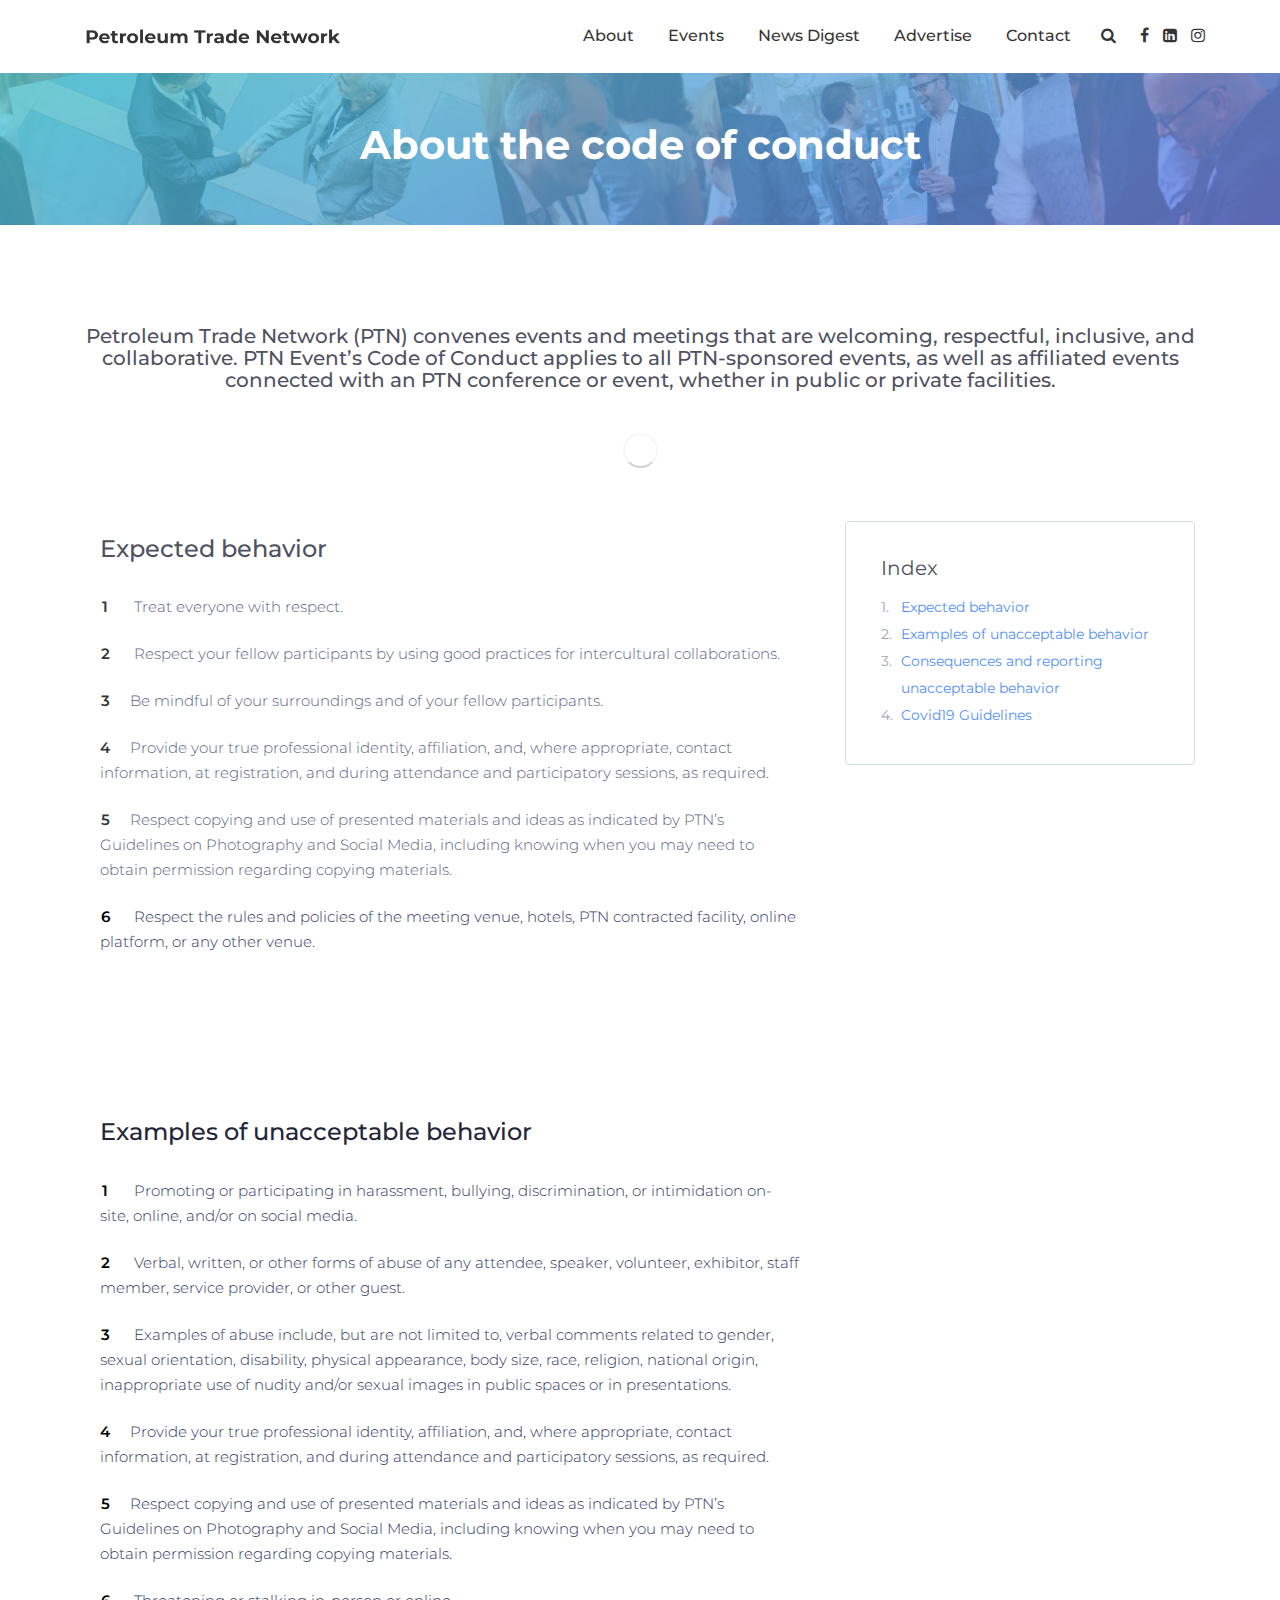
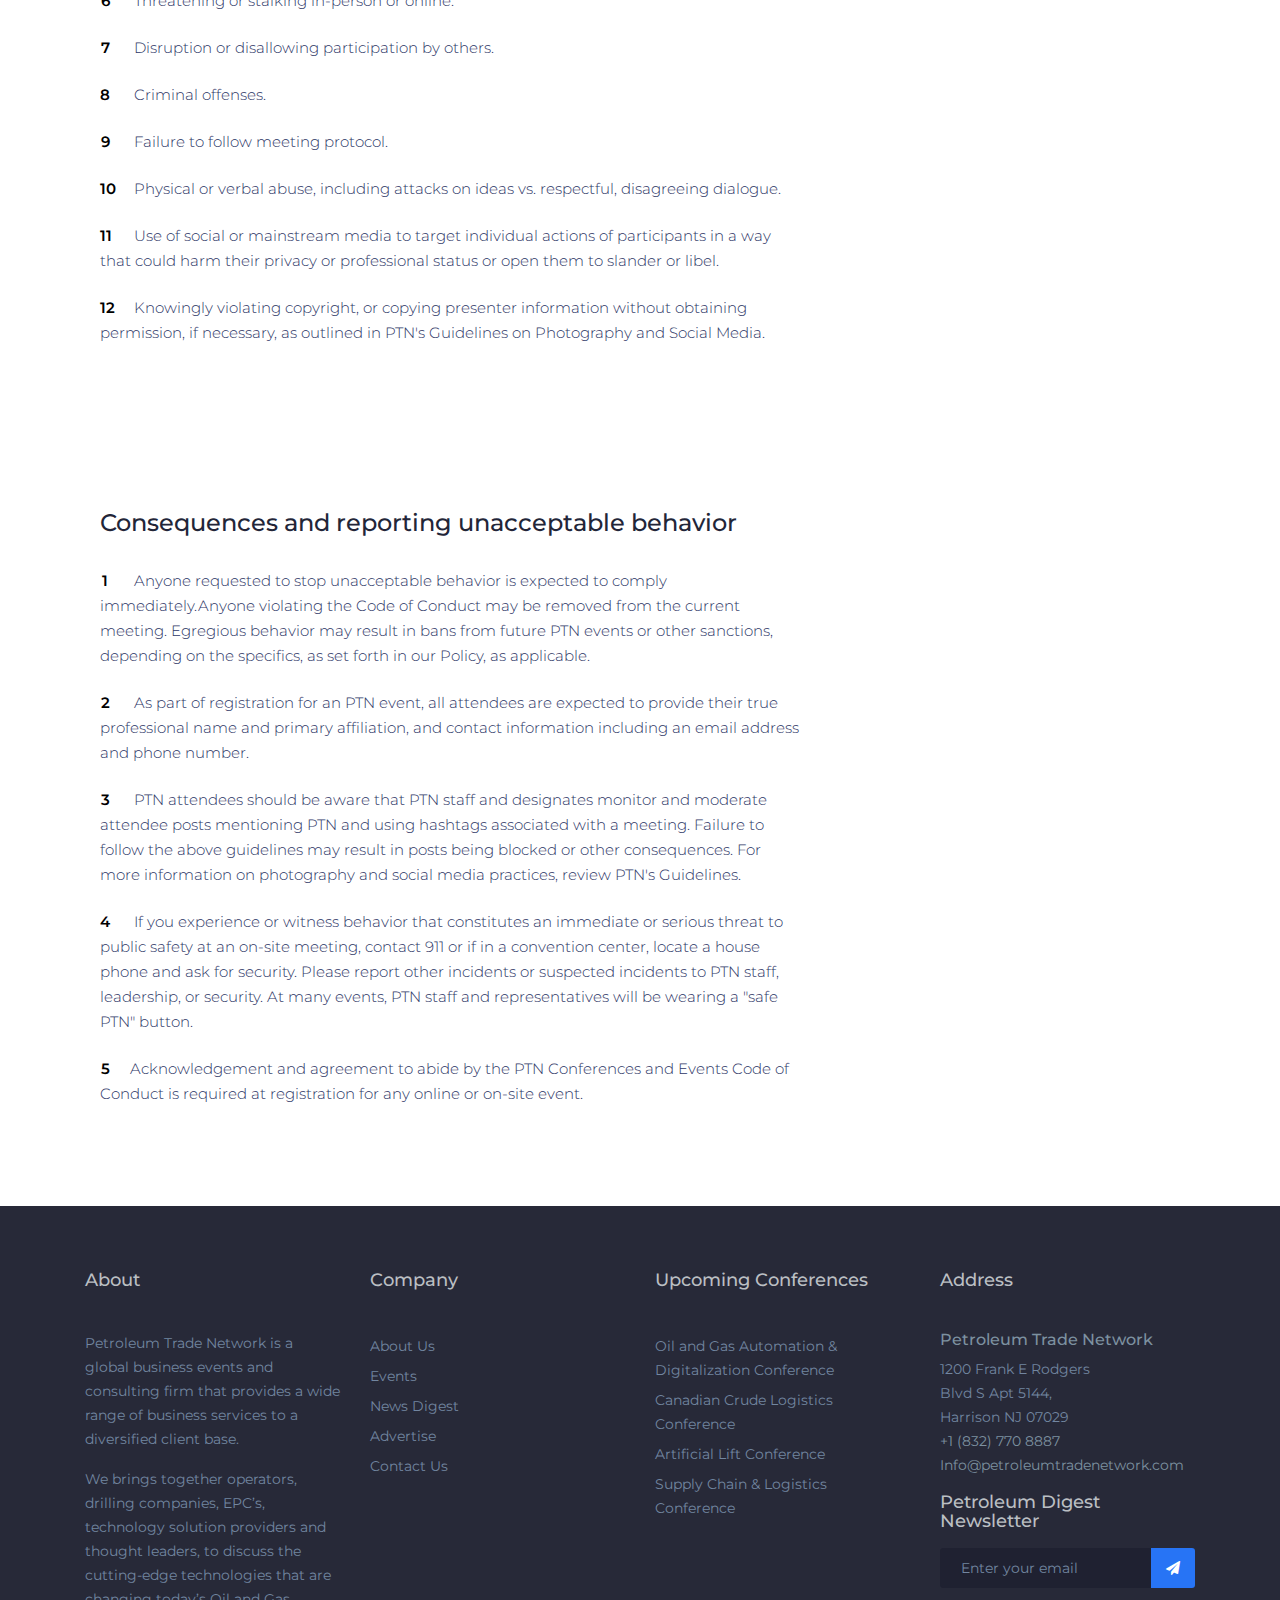
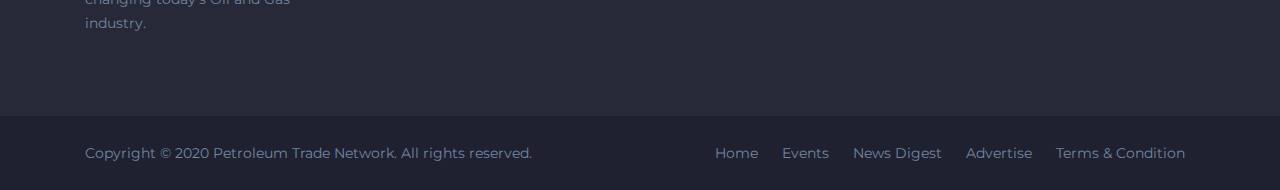
<file: ptn/faq.html>
<!DOCTYPE html>
<html lang="en">
  <head>
    <!-- Required meta tags -->
    <meta charset="utf-8" />
    <meta
      name="viewport"
      content="width=device-width, initial-scale=1, shrink-to-fit=no"
    />
    <title>
      Petroleum Trade Network | Creating Opportunities by Connecting People.
    </title>
    <link rel="shortcut icon" href="favicon.png" type="image/x-icon" />


    <!-- Required CSS files -->
    <link
      href="https://fonts.googleapis.com/css2?family=Montserrat:wght@300;400;500;600;700;800&display=swap"
      rel="stylesheet"
    />

    <link rel="stylesheet" href="assets/css/owl.carousel.css" />
    <link rel="stylesheet" href="assets/css/barfiller.css" />
    <link rel="stylesheet" href="assets/css/animate.css" />
    <link rel="stylesheet" href="assets/css/font-awesome.min.css" />
    <link rel="stylesheet" href="assets/css/bootstrap.min.css" />
    <link rel="stylesheet" href="assets/css/slicknav.css" />
    <link rel="stylesheet" href="assets/css/main.css" />
    <link rel="stylesheet" href="assets/css/custom.css" />
  </head>

  <body>
    <div class="preloader">
      <span class="preloader-spin"></span>
    </div>
    <div class="site">
      <header>
        <div class="container">
          <div class="row">
            <div class="col-6 col-sm-3 logo-column">
              <a href="index.html" class="logo">
                <img src="assets/img/logo1.png" alt="logo" />
              </a>
            </div>
            <div class="col-6 col-sm-9 nav-column clearfix">
              <div class="right-nav">
                <span class="search-icon fa fa-search"></span>
                <form action="#" class="search-form">
                  <input type="search" placeholder="search now" />
                  <button type="submit"><i class="fa fa-search"></i></button>
                </form>
                <div class="header-social">
                  <a
                    href="https://www.facebook.com/petroleum.trade.network/"
                    class="fa fa-facebook"
                  ></a>
                  <a
                    href="https://www.linkedin.com/company/petroleum-trade-network/"
                    class="fa fa-linkedin-square"
                  ></a>
                  <a
                    href="https://www.instagram.com/petroleum.trade.network/"
                    class="fa fa-instagram"
                  ></a>
                </div>
              </div>
              <nav id="menu" class="d-none d-lg-block">
                <ul>
                  <li><a href="about.html">About</a></li>
                  <li><a href="events.html">Events</a></li>
                  <li><a href="newsdigest.html">News Digest</a></li>
                  <li><a href="advertise.html">Advertise</a></li>

                  <li><a href="contact.html">Contact</a></li>
                </ul>
              </nav>
            </div>
          </div>
        </div>
      </header>
      <div
        class="page-title sp"
        style="
          background-image: url(assets/img/About-Us.png);
          background-size: cover;
          background-position: center;
        "
      >
        <div class="container text-center">
          <h2>About the code of conduct</h2>
          <!-- <p>
            Malesuada fames ac turpis egestas. Vestibulum tortor quam, feugiat
            vitae.
          </p> -->
        </div>
      </div>
      <section class="conduct sp spmt">
        <div class="container">
          <div class="section-title">
            <!-- <h2 class="spb">About the code of conduct</h2> -->
            <h5>
              Petroleum Trade Network (PTN) convenes events and meetings that
              are welcoming, respectful, inclusive, and collaborative. PTN
              Event’s Code of Conduct applies to all PTN-sponsored events, as
              well as affiliated events connected with an PTN conference or
              event, whether in public or private facilities.
            </h5>
          </div>
        </div>
      </section>
      <div class="faq-area-2 sp">
        <div class="container">
          <div class="row">
            <div class="col-md-8">
              <div class="single-faq">
                <div class="section-title">
                  <h4 id="top">Expected behavior</h4>
                </div>
                <p><span>1</span> Treat everyone with respect.</p>
                <p>
                  <span>2</span> Respect your fellow participants by using good
                  practices for intercultural collaborations.
                </p>
                <p>
                  <span>3</span>Be mindful of your surroundings and of your
                  fellow participants.
                </p>
                <p>
                  <span>4</span>Provide your true professional identity,
                  affiliation, and, where appropriate, contact information, at
                  registration, and during attendance and participatory
                  sessions, as required.
                </p>
                <p>
                  <span>5</span>Respect copying and use of presented materials
                  and ideas as indicated by PTN’s Guidelines on Photography and
                  Social Media, including knowing when you may need to obtain
                  permission regarding copying materials.
                </p>
                <p>
                  <span>6</span> Respect the rules and policies of the meeting
                  venue, hotels, PTN contracted facility, online platform, or
                  any other venue.
                </p>
              </div>
            </div>

            <div class="col-md-4">
              <div class="faq-sidebar-wrap">
                <h3>Index</h3>
                <ul class="faq-sidebar">
                  <li>
                    <a href="#top"><span>1.</span> Expected behavior </a>
                  </li>
                  <li>
                    <a href="#middle"
                      ><span>2.</span>Examples of unacceptable behavior
                    </a>
                  </li>
                  <li>
                    <a href="#bottom"
                      ><span>3.</span>Consequences and reporting unacceptable
                      behavior
                    </a>
                  </li>
                  <li>
                    <a href="covid19.html"
                      ><span>4.</span> Covid19 Guidelines
                    </a>
                  </li>
                  <li></li>
                </ul>
              </div>
            </div>
          </div>
        </div>
      </div>
      <div class="faq-area-2 sp">
        <div class="container">
          <div class="row">
            <div class="col-md-8">
              <div class="single-faq">
                <div class="section-title">
                  <h4 id="middle">Examples of unacceptable behavior</h4>
                </div>
                <!-- <div class="section-title">
                  <h2>Expected behavior</h2>
                </div> -->
                <p>
                  <span>1</span> Promoting or participating in harassment,
                  bullying, discrimination, or intimidation on-site, online,
                  and/or on social media.
                </p>
                <p>
                  <span>2</span> Verbal, written, or other forms of abuse of any
                  attendee, speaker, volunteer, exhibitor, staff member, service
                  provider, or other guest.
                </p>
                <p>
                  <span>3</span> Examples of abuse include, but are not limited
                  to, verbal comments related to gender, sexual orientation,
                  disability, physical appearance, body size, race, religion,
                  national origin, inappropriate use of nudity and/or sexual
                  images in public spaces or in presentations.
                </p>
                <p>
                  <span>4</span>Provide your true professional identity,
                  affiliation, and, where appropriate, contact information, at
                  registration, and during attendance and participatory
                  sessions, as required.
                </p>
                <p>
                  <span>5</span>Respect copying and use of presented materials
                  and ideas as indicated by PTN’s Guidelines on Photography and
                  Social Media, including knowing when you may need to obtain
                  permission regarding copying materials.
                </p>
                <p>
                  <span>6</span> Threatening or stalking in-person or online.
                </p>
                <p>
                  <span>7</span> Disruption or disallowing participation by
                  others.
                </p>
                <p><span>8</span> Criminal offenses.</p>
                <p><span>9</span> Failure to follow meeting protocol.</p>
                <p>
                  <span>10</span> Physical or verbal abuse, including attacks on
                  ideas vs. respectful, disagreeing dialogue.
                </p>
                <p>
                  <span>11</span> Use of social or mainstream media to target
                  individual actions of participants in a way that could harm
                  their privacy or professional status or open them to slander
                  or libel.
                </p>
                <p>
                  <span>12</span> Knowingly violating copyright, or copying
                  presenter information without obtaining permission, if
                  necessary, as outlined in PTN's Guidelines on Photography and
                  Social Media.
                </p>
              </div>
            </div>
          </div>
        </div>
      </div>

      <div class="faq-area-2 sp">
        <div class="container">
          <div class="row">
            <div class="col-md-8">
              <div class="single-faq">
                <div class="section-title">
                  <h4 id="bottom">Consequences and reporting unacceptable behavior</h4>
                </div>
                <!-- <div class="section-title">
                  <h2>Expected behavior</h2>
                </div> -->
                <p>
                  <span>1</span> Anyone requested to stop unacceptable behavior
                  is expected to comply immediately.Anyone violating the Code of
                  Conduct may be removed from the current meeting. Egregious
                  behavior may result in bans from future PTN events or other
                  sanctions, depending on the specifics, as set forth in our
                  Policy, as applicable.
                </p>
                <p>
                  <span>2</span> As part of registration for an PTN event, all
                  attendees are expected to provide their true professional name
                  and primary affiliation, and contact information including an
                  email address and phone number.
                </p>
                <p>
                  <span>3</span> PTN attendees should be aware that PTN staff
                  and designates monitor and moderate attendee posts mentioning
                  PTN and using hashtags associated with a meeting. Failure to
                  follow the above guidelines may result in posts being blocked
                  or other consequences. For more information on photography and
                  social media practices, review PTN's Guidelines.
                </p>
                <p>
                  <span>4</span> If you experience or witness behavior that
                  constitutes an immediate or serious threat to public safety at
                  an on-site meeting, contact 911 or if in a convention center,
                  locate a house phone and ask for security. Please report other
                  incidents or suspected incidents to PTN staff, leadership, or
                  security. At many events, PTN staff and representatives will
                  be wearing a "safe PTN" button.
                </p>
                <p>
                  <span>5</span>Acknowledgement and agreement to abide by the
                  PTN Conferences and Events Code of Conduct is required at
                  registration for any online or on-site event.
                </p>
              </div>
            </div>
          </div>
        </div>
      </div>

      <footer>
        <div class="footer-top">
          <div class="container">
            <div class="row">
              <div class="col-md-6 col-lg-3 footer_widget">
                <div class="inner">
                  <h4>About</h4>
                  <p>
                    Petroleum Trade Network is a global business events and
                    consulting firm that provides a wide range of business
                    services to a diversified client base.
                  </p>
                  <p>
                    We brings together operators, drilling companies, EPC’s,
                    technology solution providers and thought leaders, to
                    discuss the cutting-edge technologies that are changing
                    today’s Oil and Gas industry.
                  </p>
                </div>
              </div>
              <div class="col-md-6 col-lg-3 footer_widget">
                <div class="inner">
                  <h4>Company</h4>
                  <ul>
                    <li><a href="about.html">About Us</a></li>
                    <li><a href="events.html">Events</a></li>
                    <li><a href="newsdigest.html">News Digest</a></li>
                    <li><a href="advertise.html">Advertise </a></li>
                    <li><a href="contact.html">Contact Us</a></li>
                  </ul>
                </div>
              </div>
              <div class="col-md-6 col-lg-3 footer_widget">
                <div class="inner">
                  <h4>Upcoming Conferences</h4>
                  <div class="media">
                    <div class="media-body">
                      <ul>
                        <li>
                          <a href="https://ogad-conference.com" target="_blank"
                            >Oil and Gas Automation & Digitalization
                            Conference</a
                          >
                        </li>
                        <li>
                          <a href="https://ogad-conference.com" target="_blank"
                            >Canadian Crude Logistics Conference</a
                          >
                        </li>
                        <li>
                          <a href="https://ogad-conference.com" target="_blank">Artificial Lift Conference</a>
                        </li>
                        <li>
                          <a href="https://ogad-conference.com" target="_blank"
                            >Supply Chain & Logistics Conference
                          </a>
                        </li>
                      </ul>
                    </div>
                  </div>
                </div>
              </div>
              <div class="col-md-6 col-lg-3 footer_widget">
                <div class="inner">
                  <h4>Address</h4>
                  <h5>Petroleum Trade Network</h5>
                  <p>
                    1200 Frank E Rodgers
                    <br />Blvd S Apt 5144, <br />Harrison NJ 07029<br />
                   
                    <a href="tel:+1 (832) 770 8887"> +1 (832) 770 8887</a>
                    <a href="mailto:Info@petroleumtradenetwork.com"
                      >Info@petroleumtradenetwork.com</a
                    >
                  </p>
                  <h4 class="newsletter">Petroleum Digest Newsletter</h4>
                  <form action="#" class="nw_form">
                    <input placeholder="Enter your email" type="email" />
                    <button><i class="fa fa-paper-plane"></i></button>
                  </form>
                </div>
              </div>
            </div>
          </div>
        </div>
        <div class="footer-bottom">
          <div class="container">
            <div class="row">
              <div class="col-lg-6">
                <div class="copyright-txt">
                  Copyright © 2020 Petroleum Trade Network. All rights reserved.
                </div>
              </div>
              <div class="col-lg-6 text-right">
                <div class="footer-nav">
                  <a href="index.html">Home</a>
                  <a href="events.html">Events</a>
                  <a href="newsdigest.html">News Digest</a>
                  <a href="advertise.html">Advertise</a>
                  <a href="policies.html">Terms & Condition</a>
                </div>
              </div>
            </div>
          </div>
        </div>
      </footer>
    </div>

    <!--Required JS files-->
    <script src="assets/js/jquery-2.2.4.min.js"></script>
    <script src="assets/js/vendor/popper.min.js"></script>
    <script src="assets/js/vendor/bootstrap.min.js"></script>
    <script src="assets/js/vendor/owl.carousel.min.js"></script>
    <script src="assets/js/vendor/isotope.pkgd.min.js"></script>
    <script src="assets/js/vendor/jquery.barfiller.js"></script>
    <script src="assets/js/vendor/loopcounter.js"></script>
    <script src="assets/js/vendor/slicknav.min.js"></script>
    <script src="assets/js/active.js"></script>
  </body>
</html>
</file>
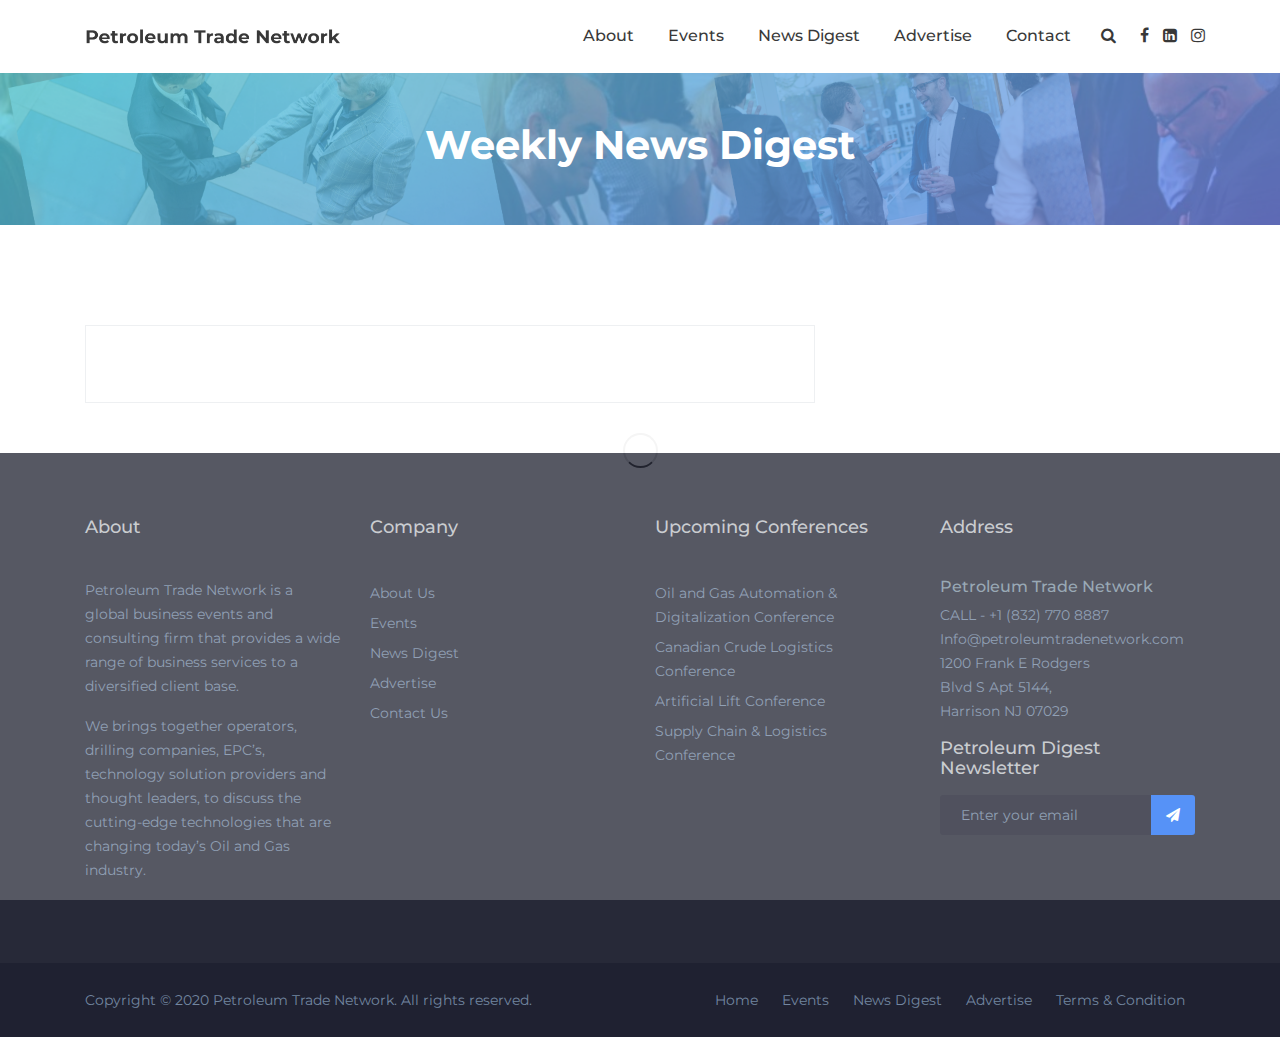
<file: ptn/news.html>
<!DOCTYPE html>
<html lang="en">
  <head>
    <!-- Required meta tags -->
    <meta charset="utf-8" />
    <meta
      name="viewport"
      content="width=device-width, initial-scale=1, shrink-to-fit=no"
    />
    <title>
      Petroleum Trade Network | Creating Opportunities by Connecting People.
    </title>
    <link rel="shortcut icon" href="favicon.png" type="image/x-icon" />


    <!-- Required CSS files -->
    <link rel="stylesheet" href="assets/css/week-style.css" />
    <link
      href="https://fonts.googleapis.com/css2?family=Montserrat:wght@300;400;500;600;700;800&display=swap"
      rel="stylesheet"
    />
    <link
      rel="stylesheet"
      href="https://cdnjs.cloudflare.com/ajax/libs/font-awesome/4.7.0/css/font-awesome.min.css"
    />
    <link rel="stylesheet" href="assets/css/owl.carousel.css" />
    <link rel="stylesheet" href="assets/css/barfiller.css" />
    <link rel="stylesheet" href="assets/css/animate.css" />
    <link rel="stylesheet" href="assets/css/font-awesome.min.css" />
    <link rel="stylesheet" href="assets/css/bootstrap.min.css" />
    <link rel="stylesheet" href="assets/css/slicknav.css" />
    <link rel="stylesheet" href="assets/css/main.css" />
    <link rel="stylesheet" href="assets/css/custom.css" />
    <script src="https://ajax.googleapis.com/ajax/libs/jquery/3.5.1/jquery.min.js"></script>
  </head>

  <body>
    <div class="preloader">
      <span class="preloader-spin"></span>
    </div>
    <!--< class="site">-->
    <header>
      <div class="container">
        <div class="row">
          <div class="col-6 col-sm-3 logo-column">
            <a href="index.html" class="logo">
              <img src="assets/img/logo1.png" alt="logo" />
            </a>
          </div>
          <div class="col-6 col-sm-9 nav-column clearfix">
            <div class="right-nav">
              <span class="search-icon fa fa-search"></span>
              <form action="#" class="search-form">
                <input type="search" placeholder="search now" />
                <button type="submit"><i class="fa fa-search"></i></button>
              </form>
              <div class="header-social">
                <a
                  href="https://www.facebook.com/petroleum.trade.network/"
                  class="fa fa-facebook"
                ></a>
                <a
                  href="https://www.linkedin.com/company/petroleum-trade-network/"
                  class="fa fa-linkedin-square"
                ></a>
                <a
                  href="https://www.instagram.com/petroleum.trade.network/"
                  class="fa fa-instagram"
                ></a>
              </div>
            </div>
            <nav id="menu" class="d-none d-lg-block">
              <ul>
                <li><a href="about.html">About</a></li>
                <li><a href="events.html">Events</a></li>
                <li><a href="newsdigest.html">News Digest</a></li>
                <li><a href="advertise.html">Advertise</a></li>

                <li><a href="contact.html">Contact</a></li>
              </ul>
            </nav>
          </div>
        </div>
      </div>
    </header>
    <div
      class="page-title sp"
      style="
        background-image: url(assets/img/About-Us.png);
        background-size: cover;
        background-position: center;
      "
    >
      <div class="container text-center">
        <h2>Weekly News Digest</h2>
      </div>
    </div>
    <div class="news-section sp spmt">
      <div class="container">
        <div class="row">
          <div class="col-md-8">
            <div class="border pi">
              <p class="issue-head"></p>
              <p class="issue-content"></p>
            </div>
            <div class="news-add"></div>
          </div>
        </div>
      </div>
    </div>

    <footer>
      <div class="footer-top">
        <div class="container">
          <div class="row">
            <div class="col-md-6 col-lg-3 footer_widget">
              <div class="inner">
                <h4>About</h4>
                <p>
                  Petroleum Trade Network is a global business events and
                  consulting firm that provides a wide range of business
                  services to a diversified client base.
                </p>
                <p>
                  We brings together operators, drilling companies, EPC’s,
                  technology solution providers and thought leaders, to
                  discuss the cutting-edge technologies that are changing
                  today’s Oil and Gas industry.
                </p>
              </div>
            </div>
            <div class="col-md-6 col-lg-3 footer_widget">
              <div class="inner">
                <h4>Company</h4>
                <ul>
                  <li><a href="about.html">About Us</a></li>
                  <li><a href="events.html">Events</a></li>
                  <li><a href="newsdigest.html">News Digest</a></li>
                  <li><a href="advertise.html">Advertise </a></li>
                  <li><a href="contact.html">Contact Us</a></li>
                </ul>
              </div>
            </div>
            <div class="col-md-6 col-lg-3 footer_widget">
              <div class="inner">
                <h4>Upcoming Conferences</h4>
                <div class="media">
                  <div class="media-body">
                    <ul>
                      <li>
                        <a href="https://ogad-conference.com" target="_blank"
                          >Oil and Gas Automation & Digitalization
                          Conference</a
                        >
                      </li>
                      <li>
                        <a href="https://ogad-conference.com" target="_blank"
                          >Canadian Crude Logistics Conference</a
                        >
                      </li>
                      <li>
                        <a href="https://ogad-conference.com" target="_blank">Artificial Lift Conference</a>
                      </li>
                      <li>
                        <a href="https://ogad-conference.com" target="_blank"
                          >Supply Chain & Logistics Conference
                        </a>
                      </li>
                    </ul>
                  </div>
                </div>
              </div>
            </div>
            <div class="col-md-6 col-lg-3 footer_widget">
              <div class="inner">
                <h4>Address</h4>
                <h5>Petroleum Trade Network</h5>
                <p>
                  CALL - +1 (832) 770 8887 Info@petroleumtradenetwork.com 1200
                  Frank E Rodgers
                  <br />Blvd S Apt 5144,

                  <br />Harrison NJ 07029
                </p>
                <h4 class="newsletter">Petroleum Digest Newsletter</h4>
                <form action="#" class="nw_form">
                  <input placeholder="Enter your email" type="email" />
                  <button><i class="fa fa-paper-plane"></i></button>
                </form>
              </div>
            </div>
          </div>
        </div>
      </div>
      <div class="footer-bottom">
        <div class="container">
          <div class="row">
            <div class="col-lg-6">
              <div class="copyright-txt">
                Copyright © 2020 Petroleum Trade Network. All rights reserved.
              </div>
            </div>
            <div class="col-lg-6 text-right">
              <div class="footer-nav">
                <a href="index.html">Home</a>
                <a href="events.html">Events</a>
                <a href="newsdigest.html">News Digest</a>
                <a href="advertise.html">Advertise</a>
                <a href="policies.html">Terms & Condition</a>
              </div>
            </div>
          </div>
        </div>
      </div>
    </footer>
    <script>
      //console.log(localStorage.getItem('name'));
	  var address=location.search;
		var beg_id=address.substring(address.indexOf('?')+1);
		$.getJSON('data/issues-list.json',(data)=>{
			let issue=data.issue;
		document.querySelector('.issue-content').innerHTML=issue[beg_id-1].content.substring(0,issue[beg_id-1].content.lastIndexOf(','));
		document.querySelector('.issue-head').innerHTML=issue[beg_id-1].heading+" "+"|"+" "+issue[beg_id-1].date;
		});
		var begin=beg_id;
		$.getJSON('data/data.json',(data)=>{
			let news=data.news.reverse();
			//console.log(news.length);
			let out="";
			news=removeDuplicates(news);
			begin=1+10*(begin-1);
			//console.log(begin);
			for(i=(news.length-begin);i>=((news.length-begin)-9);i--)
			{
			//news.forEach((item)=>{
				let read="Read more";
				//console.log(news[i]);
				out+='<div class="news">'+
					 '<a href="'+news[i].full_url+'" target="_blank">'+
					 '<h3 class="news-title">'+news[i].title+'</h3></a>'+
					 '<p class="news-content">'+truncateText(news[i].content,370)+'</p>'+
					 '<a class="news-link" href="'+news[i].full_url+'" target="_blank">'+
					 '<span class="link">'+read+'</span></a>'+'</div><hr>';
			 
			}
		
		document.querySelector('.news-add').innerHTML=out;
		//sessionStorage.setItem('issue-visited',"");
		});
      function removeDuplicates(news) {
        let newArray = [];
        let uniqueObject = {};
        for (let i in news) {
          objId = news[i]["news_id"];
          uniqueObject[objId] = news[i];
        }

        for (i in uniqueObject) {
          newArray.push(uniqueObject[i]);
        }
        return newArray;
        //console.log(newArray);
      }

      function truncateText(text, maxLength) {
        //console.log(text);
        truncated = text;

        if (truncated.length > maxLength) {
          truncated = truncated.substr(0, maxLength) + "...";
        }
        return truncated;
      }
    </script>
    <!--Required JS files-->
    <script src="assets/js/jquery-2.2.4.min.js"></script>
    <script src="assets/js/vendor/popper.min.js"></script>
    <script src="assets/js/vendor/bootstrap.min.js"></script>
    <script src="assets/js/vendor/owl.carousel.min.js"></script>
    <script src="assets/js/vendor/isotope.pkgd.min.js"></script>
    <script src="assets/js/vendor/jquery.barfiller.js"></script>
    <script src="assets/js/vendor/loopcounter.js"></script>
    <script src="assets/js/vendor/slicknav.min.js"></script>
    <script src="assets/js/active.js"></script>
  </body>
</html>
</file>
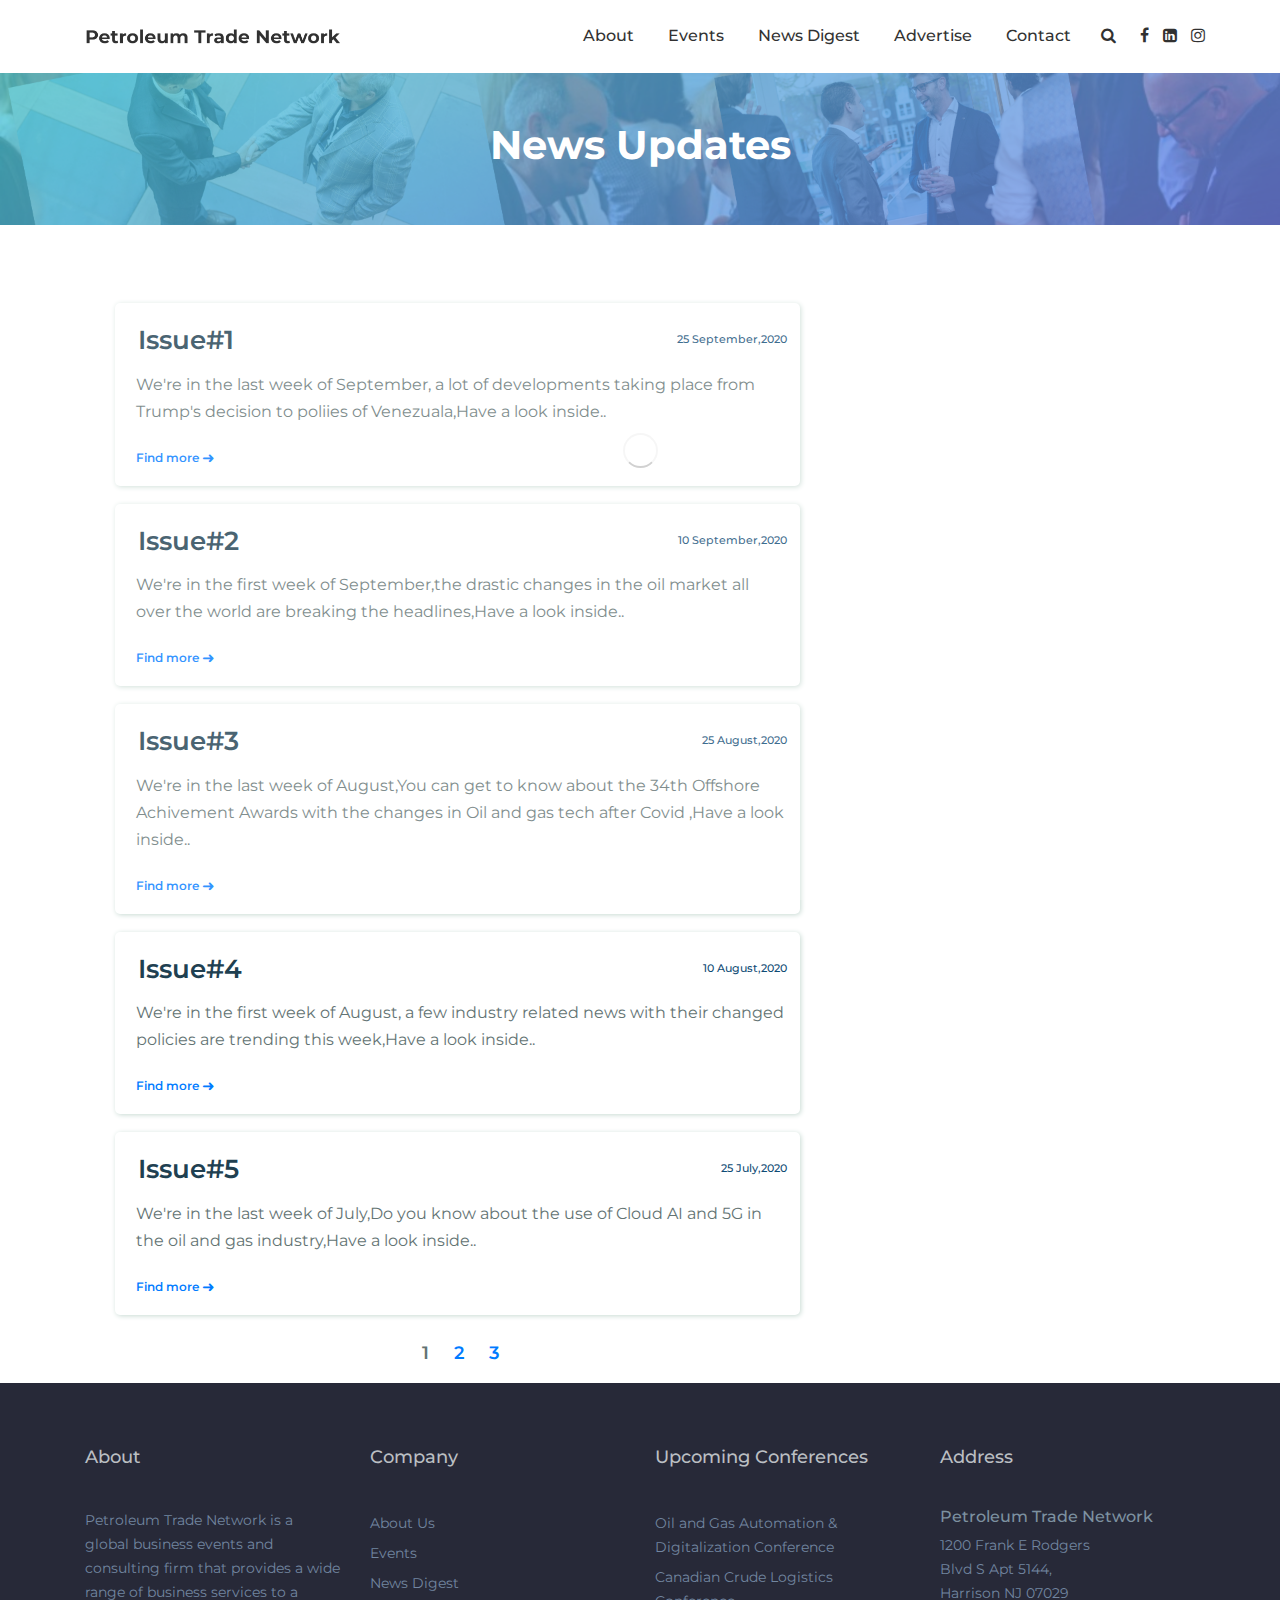
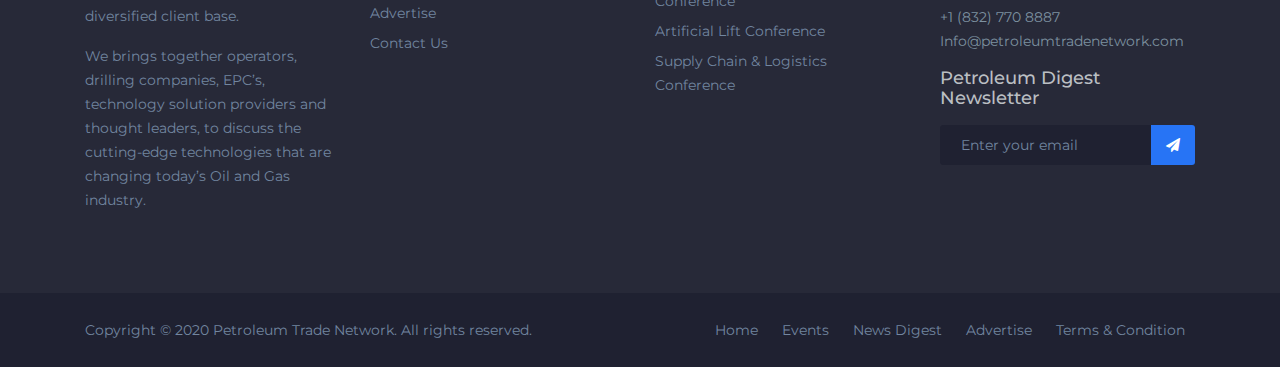
<file: ptn/newsdigest.html>
<!DOCTYPE html>
<html lang="en">
  <head>
    <!-- Required meta tags -->
    <meta charset="utf-8" />
    <meta
      name="viewport"
      content="width=device-width, initial-scale=1, shrink-to-fit=no"
    />
    <title>
      Petroleum Trade Network | Creating Opportunities by Connecting People.
    </title>
    <link rel="shortcut icon" href="favicon.png" type="image/x-icon" />

    <!-- Required CSS files -->
    <link rel="stylesheet" href="assets/css/issue-rough-style.css" />
    <link
      href="https://fonts.googleapis.com/css2?family=Montserrat:wght@300;400;500;600;700;800&display=swap"
      rel="stylesheet"
    />
    <link
      rel="stylesheet"
      href="https://cdnjs.cloudflare.com/ajax/libs/font-awesome/4.7.0/css/font-awesome.min.css"
    />
    <link rel="stylesheet" href="assets/css/owl.carousel.css" />
    <link rel="stylesheet" href="assets/css/barfiller.css" />
    <link rel="stylesheet" href="assets/css/animate.css" />
    <link rel="stylesheet" href="assets/css/font-awesome.min.css" />
    <link rel="stylesheet" href="assets/css/bootstrap.min.css" />
    <link rel="stylesheet" href="assets/css/slicknav.css" />
    <link rel="stylesheet" href="assets/css/main.css" />
    <link rel="stylesheet" href="assets/css/custom.css" />
    <script src="https://ajax.googleapis.com/ajax/libs/jquery/2.1.1/jquery.min.js"></script>
  </head>

  <body>
    <div class="preloader">
      <span class="preloader-spin"></span>
    </div>
    <!--< class="site">-->
    <header>
      <div class="container">
        <div class="row">
          <div class="col-6 col-sm-3 logo-column">
            <a href="index.html" class="logo">
              <img src="assets/img/logo1.png" alt="logo" />
            </a>
          </div>
          <div class="col-6 col-sm-9 nav-column clearfix">
            <div class="right-nav">
              <span class="search-icon fa fa-search"></span>
              <form action="#" class="search-form">
                <input type="search" placeholder="search now" />
                <button type="submit"><i class="fa fa-search"></i></button>
              </form>
              <div class="header-social">
                <a
                  href="https://www.facebook.com/petroleum.trade.network/"
                  class="fa fa-facebook"
                ></a>
                <a
                  href="https://www.linkedin.com/company/petroleum-trade-network/"
                  class="fa fa-linkedin-square"
                ></a>
                <a
                  href="https://www.instagram.com/petroleum.trade.network/"
                  class="fa fa-instagram"
                ></a>
              </div>
            </div>
            <nav id="menu" class="d-none d-lg-block">
              <ul>
                <li><a href="about.html">About</a></li>
                <li><a href="events.html">Events</a></li>
                <li><a href="newsdigest.html">News Digest</a></li>
                <li><a href="advertise.html">Advertise</a></li>

                <li><a href="contact.html">Contact</a></li>
              </ul>
            </nav>
          </div>
        </div>
      </div>
    </header>
    <div
      class="page-title sp"
      style="
        background-image: url(assets/img/About-Us.png);
        background-size: cover;
        background-position: center;
      "
    >
      <div class="container text-center">
        <h2>News Updates</h2>
      </div>
    </div>
    
	<div class="container">
        <div class="row">
          <div class="col-md-8 center">
			<div class="news">
			</div>
			<div class="next-links text-center" id="next-page">
			</div>
		</div>		
	 </div>
   </div>
    <footer>
      <div class="footer-top">
        <div class="container">
          <div class="row">
            <div class="col-md-6 col-lg-3 footer_widget">
              <div class="inner">
                <h4>About</h4>
                <p>
                  Petroleum Trade Network is a global business events and
                  consulting firm that provides a wide range of business
                  services to a diversified client base.
                </p>
                <p>
                  We brings together operators, drilling companies, EPC’s,
                  technology solution providers and thought leaders, to
                  discuss the cutting-edge technologies that are changing
                  today’s Oil and Gas industry.
                </p>
              </div>
            </div>
            <div class="col-md-6 col-lg-3 footer_widget">
              <div class="inner">
                <h4>Company</h4>
                <ul>
                  <li><a href="about.html">About Us</a></li>
                  <li><a href="events.html">Events</a></li>
                  <li><a href="newsdigest.html">News Digest</a></li>
                  <li><a href="advertise.html">Advertise </a></li>
                  <li><a href="contact.html">Contact Us</a></li>
                </ul>
              </div>
            </div>

            <div class="col-md-6 col-lg-3 footer_widget">
              <div class="inner">
                <h4>Upcoming Conferences</h4>
                <div class="media">
                  <div class="media-body">
                    <ul>
                      <li>
                        <a href="https://ogad-conference.com" target="_blank"
                          >Oil and Gas Automation & Digitalization
                          Conference</a
                        >
                      </li>
                      <li>
                        <a href="https://ogad-conference.com" target="_blank"
                          >Canadian Crude Logistics Conference</a
                        >
                      </li>
                      <li>
                        <a href="https://ogad-conference.com" target="_blank">Artificial Lift Conference</a>
                      </li>
                      <li>
                        <a href="https://ogad-conference.com" target="_blank"
                          >Supply Chain & Logistics Conference
                        </a>
                      </li>
                    </ul>
                  </div>
                </div>
              </div>
            </div>
            <div class="col-md-6 col-lg-3 footer_widget">
              <div class="inner">
                <h4>Address</h4>
                <h5>Petroleum Trade Network</h5>
                <p>
                  1200 Frank E Rodgers
                  <br />Blvd S Apt 5144, <br />Harrison NJ 07029<br />

                  <a href="tel:+1 (832) 770 8887"> +1 (832) 770 8887</a>
                  <a href="mailto:Info@petroleumtradenetwork.com"
                    >Info@petroleumtradenetwork.com</a
                  >
                </p>
                <h4 class="newsletter">Petroleum Digest Newsletter</h4>
                <form action="#" class="nw_form">
                  <input placeholder="Enter your email" type="email" />
                  <button><i class="fa fa-paper-plane"></i></button>
                </form>
              </div>
            </div>
          </div>
        </div>
      </div>
      <div class="footer-bottom">
        <div class="container">
          <div class="row">
            <div class="col-lg-6">
              <div class="copyright-txt">
                Copyright © 2020 Petroleum Trade Network. All rights reserved.
              </div>
            </div>
            <div class="col-lg-6 text-right">
              <div class="footer-nav">
                <a href="index.html">Home</a>
                <a href="events.html">Events</a>
                <a href="newsdigest.html">News Digest</a>
                <a href="advertise.html">Advertise</a>
                <a href="policies.html">Terms & Condition</a>
              </div>
            </div>
          </div>
        </div>
      </div>
    </footer>
    <script>
      $.getJSON('data/issues-list.json',(data)=>{
		let len=data.issue.length;
		var end="";
		end+="<p>";
		for(let j=1;j<=(len/5);j++)
		{
			end+="<a class='pages' href='newsdigest.html?"+j+"' id='page-"+j+"'>" + j + "</a>"+" "+" ";
		
		}
		end+="</p>";
		document.getElementById('next-page').innerHTML=end;
		let issues=data.issue;
		var i,start,page_id;
		var page="";
		var url=location.search;
		if(url.indexOf('?')===-1)
		{
			page_id=1;
		}
		else
		{	
		page_id=url.substring(url.indexOf('?')+1);
		}
		document.getElementById('page-'+page_id).className= "page-clicked";
		//console.log(page_id);
		start=1+(5*(page_id-1));
		console.log(start);
		for(i=start-1;i<=(start+3);i++)
		{
		//console.log(issues[i].content);
			page+="<div class='item'>"+
				  "<a href='news.html?"+issues[i].issue_id+"'>"+"<h3 class='head'>"+issues[i].heading+"</h3></a>"+
				   "<small class='date'>"+issues[i].date+"</small>"+
				    "<p>"+issues[i].content+"</p>"+
				    "<a class='news-link' href='news.html?"+issues[i].issue_id+"'>"+"<span class='link'>"+"Find more"+"</span></a>"+
			         "</div>";
		}
		document.querySelector('.news').innerHTML=page;
		});	
    </script>
    <script src="assets/js/jquery-2.2.4.min.js"></script>
    <script src="assets/js/vendor/popper.min.js"></script>
    <script src="assets/js/vendor/bootstrap.min.js"></script>
    <script src="assets/js/vendor/owl.carousel.min.js"></script>
    <script src="assets/js/vendor/isotope.pkgd.min.js"></script>
    <script src="assets/js/vendor/jquery.barfiller.js"></script>
    <script src="assets/js/vendor/loopcounter.js"></script>
    <script src="assets/js/vendor/slicknav.min.js"></script>
    <script src="assets/js/active.js"></script>
  </body>
</html>
</file>
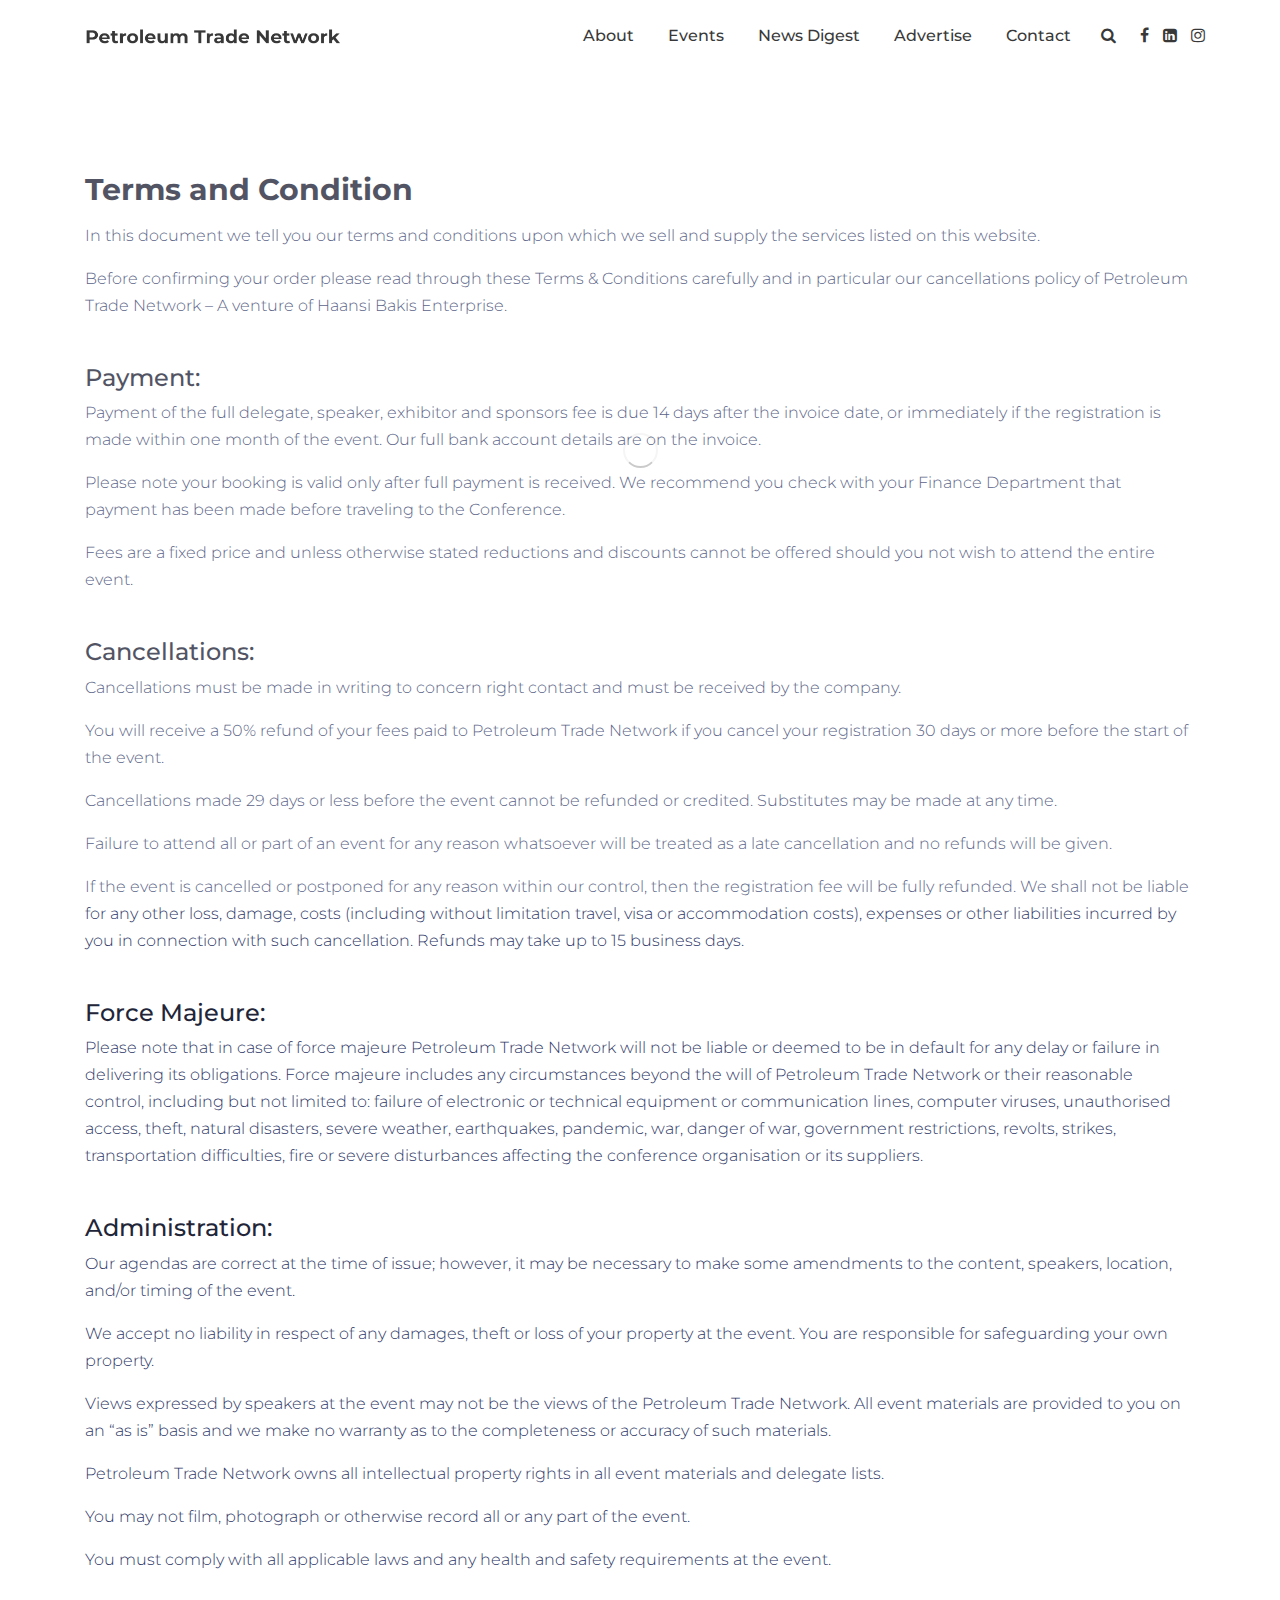
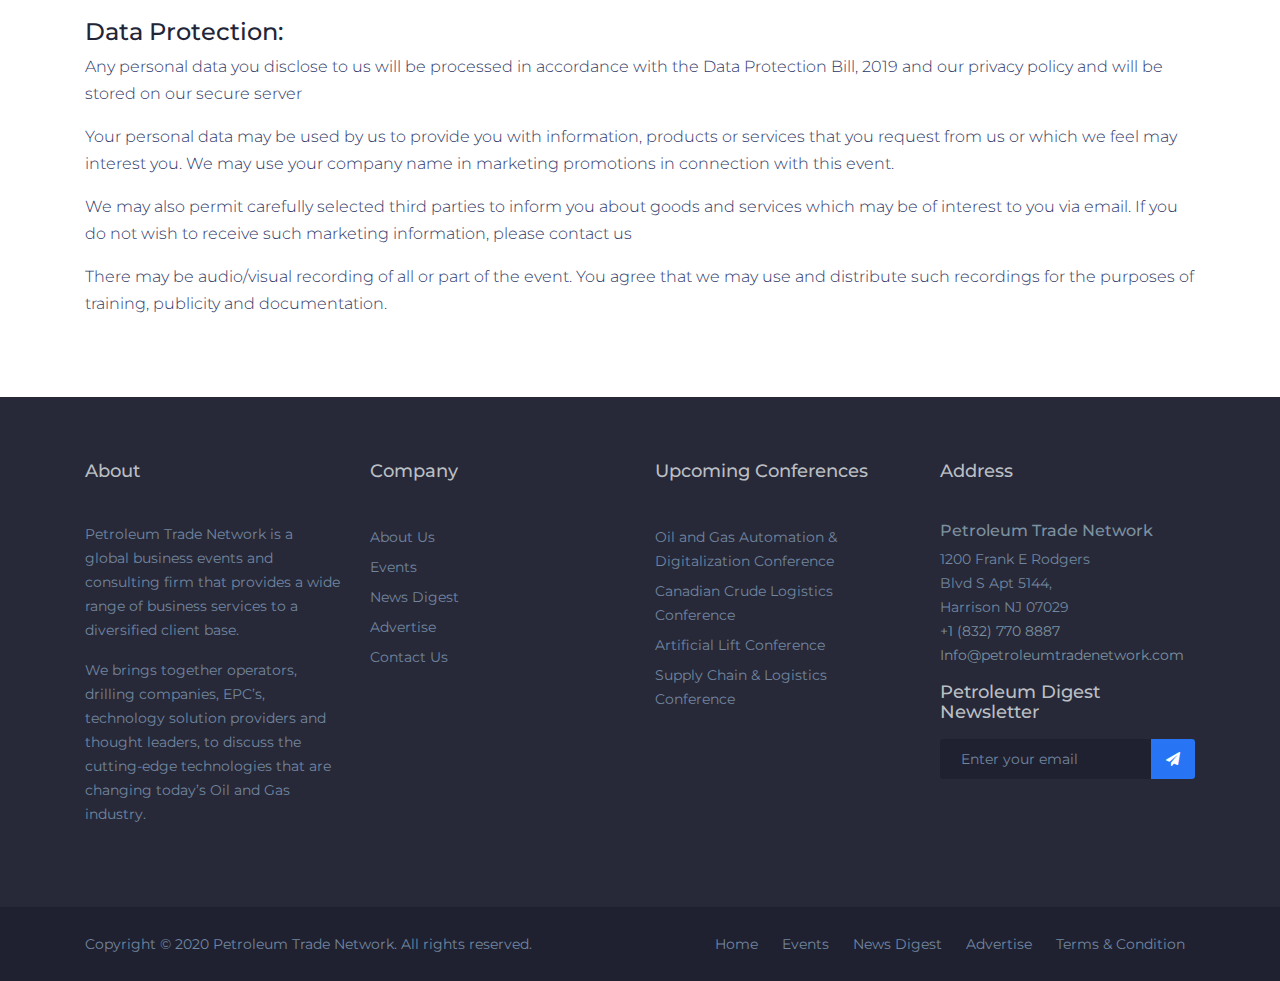
<file: ptn/policies.html>
<!DOCTYPE html>
<html lang="en">
  <head>
    <!-- Required meta tags -->
    <meta charset="utf-8" />
    <meta
      name="viewport"
      content="width=device-width, initial-scale=1, shrink-to-fit=no"
    />
    <title>
      Petroleum Trade Network | Creating Opportunities by Connecting People.
    </title>
    <link rel="shortcut icon" href="favicon.png" type="image/x-icon" />

    <!-- Required CSS files -->
    <link
      href="https://fonts.googleapis.com/css2?family=Montserrat:wght@300;400;500;600;700;800&display=swap"
      rel="stylesheet"
    />

    <link rel="stylesheet" href="assets/css/owl.carousel.css" />
    <link rel="stylesheet" href="assets/css/barfiller.css" />
    <link rel="stylesheet" href="assets/css/animate.css" />
    <link rel="stylesheet" href="assets/css/font-awesome.min.css" />
    <link rel="stylesheet" href="assets/css/bootstrap.min.css" />
    <link rel="stylesheet" href="assets/css/slicknav.css" />
    <link rel="stylesheet" href="assets/css/main.css" />
    <link rel="stylesheet" href="assets/css/custom.css" />
  </head>

  <body>
    <div class="preloader">
      <span class="preloader-spin"></span>
    </div>
    <div class="site">
      <header>
        <div class="container">
          <div class="row">
            <div class="col-6 col-sm-3 logo-column">
              <a href="index.html" class="logo">
                <img src="assets/img/logo1.png" alt="logo" />
              </a>
            </div>
            <div class="col-6 col-sm-9 nav-column clearfix">
              <div class="right-nav">
                <span class="search-icon fa fa-search"></span>
                <form action="#" class="search-form">
                  <input type="search" placeholder="search now" />
                  <button type="submit"><i class="fa fa-search"></i></button>
                </form>
                <div class="header-social">
                  <a
                    href="https://www.facebook.com/petroleum.trade.network/"
                    class="fa fa-facebook"
                  ></a>
                  <a
                    href="https://www.linkedin.com/company/petroleum-trade-network/"
                    class="fa fa-linkedin-square"
                  ></a>
                  <a
                    href="https://www.instagram.com/petroleum.trade.network/"
                    class="fa fa-instagram"
                  ></a>
                </div>
              </div>
              <nav id="menu" class="d-none d-lg-block">
                <ul>
                  <li><a href="about.html">About</a></li>
                  <li><a href="events.html">Events</a></li>
                  <li><a href="newsdigest.html">News Digest</a></li>
                  <li><a href="advertise.html">Advertise</a></li>

                  <li><a href="contact.html">Contact</a></li>
                </ul>
              </nav>
            </div>
          </div>
        </div>
      </header>

      <section class="policies sp spmt">
        <div class="container">
          <div class="section-title">
            <h2>Terms and Condition</h2>
            <p>
              In this document we tell you our terms and conditions upon which
              we sell and supply the services listed on this website.
            </p>
            <p>
              Before confirming your order please read through these Terms &
              Conditions carefully and in particular our cancellations policy of
              Petroleum Trade Network – A venture of Haansi Bakis Enterprise.
            </p>
            <h4 class="spt">Payment:</h4>
            <p>
              Payment of the full delegate, speaker, exhibitor and sponsors fee
              is due 14 days after the invoice date, or immediately if the
              registration is made within one month of the event. Our full bank
              account details are on the invoice.
            </p>
            <p>
              Please note your booking is valid only after full payment is
              received. We recommend you check with your Finance Department that
              payment has been made before traveling to the Conference.
            </p>
            <p>
              Fees are a fixed price and unless otherwise stated reductions and
              discounts cannot be offered should you not wish to attend the
              entire event.
            </p>
            <h4 class="spt">Cancellations:</h4>
            <p>
              Cancellations must be made in writing to concern right contact and
              must be received by the company.
            </p>
            <p>
              You will receive a 50% refund of your fees paid to Petroleum Trade
              Network if you cancel your registration 30 days or more before the
              start of the event.
            </p>
            <p>
              Cancellations made 29 days or less before the event cannot be
              refunded or credited. Substitutes may be made at any time.
            </p>
            <p>
              Failure to attend all or part of an event for any reason
              whatsoever will be treated as a late cancellation and no refunds
              will be given.
            </p>
            <p>
              If the event is cancelled or postponed for any reason within our
              control, then the registration fee will be fully refunded. We
              shall not be liable for any other loss, damage, costs (including
              without limitation travel, visa or accommodation costs), expenses
              or other liabilities incurred by you in connection with such
              cancellation. Refunds may take up to 15 business days.
            </p>
            <h4 class="spt">Force Majeure:</h4>
            <p>
              Please note that in case of force majeure Petroleum Trade Network
              will not be liable or deemed to be in default for any delay or
              failure in delivering its obligations. Force majeure includes any
              circumstances beyond the will of Petroleum Trade Network or their
              reasonable control, including but not limited to: failure of
              electronic or technical equipment or communication lines, computer
              viruses, unauthorised access, theft, natural disasters, severe
              weather, earthquakes, pandemic, war, danger of war, government
              restrictions, revolts, strikes, transportation difficulties, fire
              or severe disturbances affecting the conference organisation or
              its suppliers.
            </p>
            <h4 class="spt">Administration:</h4>
            <p>
              Our agendas are correct at the time of issue; however, it may be
              necessary to make some amendments to the content, speakers,
              location, and/or timing of the event.
            </p>
            <p>
              We accept no liability in respect of any damages, theft or loss of
              your property at the event. You are responsible for safeguarding
              your own property.
            </p>
            <p>
              Views expressed by speakers at the event may not be the views of
              the Petroleum Trade Network. All event materials are provided to
              you on an “as is” basis and we make no warranty as to the
              completeness or accuracy of such materials.
            </p>
            <p>
              Petroleum Trade Network owns all intellectual property rights in
              all event materials and delegate lists.
            </p>
            <p>
              You may not film, photograph or otherwise record all or any part
              of the event.
            </p>
            <p>
              You must comply with all applicable laws and any health and safety
              requirements at the event.
            </p>
            <h4 class="spt">Data Protection:</h4>
            <p>
              Any personal data you disclose to us will be processed in
              accordance with the Data Protection Bill, 2019 and our privacy
              policy and will be stored on our secure server
            </p>
            <p>
              Your personal data may be used by us to provide you with
              information, products or services that you request from us or
              which we feel may interest you. We may use your company name in
              marketing promotions in connection with this event.
            </p>
            <p>
              We may also permit carefully selected third parties to inform you
              about goods and services which may be of interest to you via
              email. If you do not wish to receive such marketing information,
              please contact us
            </p>
            <p>
              There may be audio/visual recording of all or part of the event.
              You agree that we may use and distribute such recordings for the
              purposes of training, publicity and documentation.
            </p>
          </div>
        </div>
      </section>
      <footer>
        <div class="footer-top">
          <div class="container">
            <div class="row">
              <div class="col-md-6 col-lg-3 footer_widget">
                <div class="inner">
                  <h4>About</h4>
                  <p>
                    Petroleum Trade Network is a global business events and
                    consulting firm that provides a wide range of business
                    services to a diversified client base.
                  </p>
                  <p>
                    We brings together operators, drilling companies, EPC’s,
                    technology solution providers and thought leaders, to
                    discuss the cutting-edge technologies that are changing
                    today’s Oil and Gas industry.
                  </p>
                </div>
              </div>
              <div class="col-md-6 col-lg-3 footer_widget">
                <div class="inner">
                  <h4>Company</h4>
                  <ul>
                    <li><a href="about.html">About Us</a></li>
                    <li><a href="events.html">Events</a></li>
                    <li><a href="newsdigest.html">News Digest</a></li>
                    <li><a href="advertise.html">Advertise </a></li>
                    <li><a href="contact.html">Contact Us</a></li>
                  </ul>
                </div>
              </div>
              <div class="col-md-6 col-lg-3 footer_widget">
                <div class="inner">
                  <h4>Upcoming Conferences</h4>
                  <div class="media">
                    <div class="media-body">
                      <ul>
                        <li>
                          <a href="https://ogad-conference.com" target="_blank"
                            >Oil and Gas Automation & Digitalization
                            Conference</a
                          >
                        </li>
                        <li>
                          <a href="https://ogad-conference.com" target="_blank"
                            >Canadian Crude Logistics Conference</a
                          >
                        </li>
                        <li>
                          <a href="https://ogad-conference.com" target="_blank"
                            >Artificial Lift Conference</a
                          >
                        </li>
                        <li>
                          <a href="https://ogad-conference.com" target="_blank"
                            >Supply Chain & Logistics Conference
                          </a>
                        </li>
                      </ul>
                    </div>
                  </div>
                </div>
              </div>
              <div class="col-md-6 col-lg-3 footer_widget">
                <div class="inner">
                  <h4>Address</h4>
                  <h5>Petroleum Trade Network</h5>
                  <p>
                    1200 Frank E Rodgers
                    <br />Blvd S Apt 5144, <br />Harrison NJ 07029<br />

                    <a href="tel:+1 (832) 770 8887"> +1 (832) 770 8887</a>
                    <a href="mailto:Info@petroleumtradenetwork.com"
                      >Info@petroleumtradenetwork.com</a
                    >
                  </p>
                  <h4 class="newsletter">Petroleum Digest Newsletter</h4>
                  <form action="#" class="nw_form">
                    <input placeholder="Enter your email" type="email" />
                    <button><i class="fa fa-paper-plane"></i></button>
                  </form>
                </div>
              </div>
            </div>
          </div>
        </div>
        <div class="footer-bottom">
          <div class="container">
            <div class="row">
              <div class="col-lg-6">
                <div class="copyright-txt">
                  Copyright © 2020 Petroleum Trade Network. All rights reserved.
                </div>
              </div>
              <div class="col-lg-6 text-right">
                <div class="footer-nav">
                  <a href="index.html">Home</a>
                  <a href="events.html">Events</a>
                  <a href="newsdigest.html">News Digest</a>
                  <a href="advertise.html">Advertise</a>
                  <a href="policies.html">Terms & Condition</a>
                </div>
              </div>
            </div>
          </div>
        </div>
      </footer>
    </div>

    <!--Required JS files-->
    <script src="assets/js/jquery-2.2.4.min.js"></script>
    <script src="assets/js/vendor/popper.min.js"></script>
    <script src="assets/js/vendor/bootstrap.min.js"></script>
    <script src="assets/js/vendor/owl.carousel.min.js"></script>
    <script src="assets/js/vendor/isotope.pkgd.min.js"></script>
    <script src="assets/js/vendor/jquery.barfiller.js"></script>
    <script src="assets/js/vendor/loopcounter.js"></script>
    <script src="assets/js/vendor/slicknav.min.js"></script>
    <script src="assets/js/active.js"></script>
  </body>
</html>
</file>
<file: Merkury/css/style.css>
@import url("https://fonts.googleapis.com/css2?family=Roboto:wght@100;300;400;500;700&display=swap");
* {
  margin: 0px;
  padding: 0px;
  -webkit-box-sizing: border-box;
  box-sizing: border-box;
}

:root {
  --text-color: #ffffff;
}

img {
  max-width: 100%;
}

a {
  outline: none;
}

body {
  font-family: "Roboto", sans-serif;
}

.container {
  width: 100%;
  max-width: 1735px;
  margin: 0 auto;
  padding: 0 15px;
}

.header {
  position: absolute;
  top: 0;
  left: 0;
  right: 0;
  z-index: 2;
}

.header-inner {
  display: -webkit-box;
  display: -ms-flexbox;
  display: flex;
  -webkit-box-pack: justify;
  -ms-flex-pack: justify;
  justify-content: space-between;
  -webkit-box-align: center;
  -ms-flex-align: center;
  align-items: center;
  -ms-flex-wrap: wrap;
  flex-wrap: wrap;
  margin-top: 55px;
}

.header-nev ul li {
  list-style: none;
  display: inline-block;
  margin-left: 30px;
}

.header-nev ul li:last-child {
  margin-left: 70px;
}

.header-nev ul li:last-child a {
  padding: 14px 40px;
  border: 1px solid #5584ff;
  border-radius: 30px;
  color: #5584ff;
}

.header-nev ul li:last-child a::after {
  display: none;
}

.header-nev ul li:last-child a:hover {
  background-color: #5584ff;
  color: #fff;
}

.header-nev ul li a {
  font-weight: 400;
  position: relative;
  text-decoration: none;
  font-size: 18px;
  color: var(--text-color);
  display: inline-block;
}

.header-nev ul li a::after {
  content: "";
  display: block;
  position: absolute;
  bottom: -5px;
  left: 0;
  right: 0;
  cursor: pointer;
  margin-top: 5px;
  width: 0px;
  height: 1px;
  -webkit-transition: width 1s ease;
  transition: width 1s ease;
  background-color: #5584ff;
}

.header-nev ul li a:hover::after {
  width: 100%;
}

.hero {
  background: url("../images/home-background.png") no-repeat;
}

.hero .hero-box {
  padding-top: 270px;
  text-align: center;
}

.hero .hero-box__title {
  font-size: 60px;
  color: #ffffff;
  font-weight: 100;
}

.hero .hero-box__text {
  color: #8492af;
  font-size: 36px;
  font-weight: 400;
  margin-bottom: 70px;
}

.hero .hero-box__btn {
  display: inline-block;
  padding: 15px 62px;
  border-radius: 30px;
  text-decoration: none;
  border: 1px solid #5584ff;
  color: var(--text-color);
}

.hero .hero-box__btn:hover {
  -webkit-transition: background-color 0.4s ease-in-out;
  transition: background-color 0.4s ease-in-out;
  background-color: #5584ff;
}

.hero-img {
  display: -webkit-box;
  display: -ms-flexbox;
  display: flex;
  -webkit-box-pack: center;
  -ms-flex-pack: center;
  justify-content: center;
  -ms-flex-wrap: wrap;
  flex-wrap: wrap;
}

.features {
  position: relative;
  margin-top: 125px;
}

.features-box {
  max-width: 1465px;
  width: 100%;
  margin: 0 auto;
  display: -webkit-box;
  display: -ms-flexbox;
  display: flex;
  -ms-flex-wrap: wrap;
  flex-wrap: wrap;
  -webkit-box-align: center;
  -ms-flex-align: center;
  align-items: center;
  -ms-flex-pack: distribute;
  justify-content: space-around;
}

.features-box::before {
  content: "";
  position: absolute;
  border: 1px solid rgba(0, 0, 0, 0.1);
  width: 230px;
  top: 45px;
  right: 600px;
}

.features-box::after {
  content: "";
  position: absolute;
  top: 45px;
  right: 0px;
  left: 600px;
  border: 1px solid rgba(0, 0, 0, 0.1);
  width: 230px;
}

.features-box__item {
  width: 33.33%;
  text-align: center;
  padding: 0 15px;
}

.features-box__item a {
  text-decoration: none;
  font-size: 18px;
  font-weight: 700;
  color: #000;
  padding: 12px 85px;
  display: inline-block;
  border: 1px solid rgba(0, 0, 0, 0.2);
  border-radius: 30px;
}

.features-box__item a:hover {
  background-color: #5584ff;
  color: #fff;
}

.features-box__title {
  margin-top: 50px;
  color: #0e1a35;
  font-size: 24px;
  font-weight: 700;
}

.features-box__text {
  margin: 22px 0 50px 0;
  font-size: 18px;
  color: #8492af;
}

.browser {
  padding-bottom: 150px;
  position: relative;
  margin-top: 220px;
}

.browser-main {
  display: -webkit-box;
  display: -ms-flexbox;
  display: flex;
  -webkit-box-pack: justify;
  -ms-flex-pack: justify;
  justify-content: space-between;
  -ms-flex-wrap: wrap;
  flex-wrap: wrap;
}

.browser-box {
  margin-left: 70px;
}

.browser-box__title {
  font-size: 60px;
  font-weight: 200;
  color: #0e1a35;
  padding: 75px 0 50px 0px;
}

.browser-box__text {
  font-size: 18px;
  font-weight: 400;
  color: #8492af;
  max-width: 585px;
  padding-bottom: 55px;
}

.browser-box__text.text1 {
  padding-bottom: 40px;
}

.browser-box__check {
  position: relative;
  display: block;
  font-size: 22px;
  font-weight: 400;
  color: #5584ff;
}

.browser-box__check::before {
  content: "";
  height: 25px;
  width: 25px;
  margin-right: 15px;
  display: inline-block;
  vertical-align: middle;
  border-radius: 25px;
  border: 2px solid #5584ff;
}

.browser-box__check::after {
  content: "";
  position: absolute;
  top: 7px;
  left: 11px;
  border-bottom: 2px solid #5584ff;
  border-right: 2px solid #5584ff;
  height: 10px;
  width: 5px;
  -webkit-transform: rotate(45deg);
  transform: rotate(45deg);
}

.browser-box__check.check1 {
  padding-bottom: 30px;
}

.browser-img {
  position: absolute;
  top: 0;
  right: 0;
}

.progres {
  background: url("../images/back-section.png");
  margin-top: 125px;
  padding-top: 155px;
  padding-bottom: 190px;
}

.progres-main {
  display: -webkit-box;
  display: -ms-flexbox;
  display: flex;
  -webkit-box-pack: justify;
  -ms-flex-pack: justify;
  justify-content: space-between;
  -ms-flex-wrap: wrap;
  flex-wrap: wrap;
}

.progres-container {
  display: -webkit-box;
  display: -ms-flexbox;
  display: flex;
  -webkit-box-pack: start;
  -ms-flex-pack: start;
  justify-content: flex-start;
  -ms-flex-wrap: wrap;
  flex-wrap: wrap;
  width: 50%;
}

.progres-left {
  width: 50%;
}

.progres-box {
  margin-bottom: 10px;
  position: relative;
  max-width: 390px;
  padding: 25px;
  background-color: #fff;
}

.progres-box__heading {
  max-width: 390px;
  margin-bottom: 25px;
  position: relative;
}

.progres-box__heading h3 {
  font-size: 30px;
  color: #fff;
}

.progres-box__heading h3 span {
  opacity: 0.5;
}

.progres-box__heading h3 .drop-icon {
  margin-left: 20px;
  display: inline-block;
}

.progres-box__heading h3 .drop-icon::after {
  content: "";
  position: absolute;
  top: 10px;
  right: 0px;
  height: 15px;
  width: 15px;
  border-right: 4px solid #fff;
  border-top: 4px solid #fff;
  display: inline-block;
  opacity: 0.5;
  -webkit-transform: rotate(45deg);
  transform: rotate(45deg);
}

.progres-box__logo {
  height: 40px;
  width: 40px;
  border-radius: 40px;
  background-color: #5584ff;
  display: inline-block;
}

.progres-box__logo p {
  vertical-align: middle;
  text-align: center;
  color: #fff;
  line-height: 40px;
  font-size: 22px;
  font-weight: 600;
}

.progres-box__text {
  display: inline-block;
  vertical-align: middle;
  margin-left: 15px;
  font-size: 20px;
}

.progres-box__text p {
  font-size: 15px;
  color: #8492af;
}

.progres-box__text-complete {
  color: green !important;
}

.progres-box__text span {
  position: absolute;
  top: 26px;
  right: 30px;
  height: 7px;
  width: 7px;
  background-color: #000;
  display: inline-block;
  margin-top: 5px;
  opacity: 0.4;
  border-radius: 7px;
}

.progres-box__text span::before {
  content: "";
  height: 7px;
  width: 7px;
  background-color: #000;
  border-radius: 7px;
  display: inline-block;
}

.progres-box__text span::after {
  content: "";
  height: 7px;
  width: 7px;
  margin-bottom: 12px;
  border-radius: 7px;
  background-color: #000;
  display: inline-block;
}

.progres-complete {
  width: 50%;
}

.progres-right {
  width: 50%;
  padding-left: 50px;
  padding-top: 50px;
  color: #fff;
}

.progres-right h3 {
  font-size: 60px;
  font-weight: 200;
  margin-bottom: 40px;
}

.progres-right p {
  margin-bottom: 40px;
  font-size: 18px;
  color: #8492af;
}

.progres-icon {
  display: -webkit-box;
  display: -ms-flexbox;
  display: flex;
  -ms-flex-wrap: wrap;
  flex-wrap: wrap;
}

.progres-icon__content {
  display: -webkit-box;
  display: -ms-flexbox;
  display: flex;
  -ms-flex-wrap: wrap;
  flex-wrap: wrap;
  -webkit-box-align: center;
  -ms-flex-align: center;
  align-items: center;
  -webkit-box-pack: center;
  -ms-flex-pack: center;
  justify-content: center;
  height: 40px;
  width: 40px;
  margin-right: 15px;
  border-radius: 40px;
  border: 1px solid #8492af;
}

.progres-icon__content-arrow {
  height: 0px;
  width: 0px;
  border-right: 10px solid #8492af;
  border-top: 7px solid transparent;
  border-bottom: 7px solid transparent;
}

.progres-icon__content-arrow__right {
  height: 0px;
  width: 0px;
  border-left: 10px solid #8492af;
  border-top: 7px solid transparent;
  border-bottom: 7px solid transparent;
}

.powerfull {
  margin-top: 90px;
}

.powerfull-title {
  margin-bottom: 80px;
}

.powerfull-title h3 {
  margin-bottom: 40px;
  font-weight: 200;
  font-size: 60px;
  text-align: center;
}

.powerfull-title p {
  text-align: center;
  font-size: 18px;
  color: #8492af;
  max-width: 990px;
  margin: 0 auto;
}

.powerfull-image {
  max-width: 1130px;
  width: 100%;
  margin: 0 auto;
  position: relative;
}

.powerfull-left {
  position: absolute;
  top: 90px;
  left: 0;
  width: 47%;
  text-align: left;
}

.powerfull-left h2 {
  font-size: 24px;
  padding-bottom: 16px;
  margin-bottom: 25px;
  border-bottom: 2px solid #5584ff;
  position: relative;
}

.powerfull-left p {
  font-size: 18px;
  color: #8492af;
  max-width: 240px;
}

.powerfull-icon__content {
  display: -webkit-box;
  display: -ms-flexbox;
  display: flex;
  -ms-flex-wrap: wrap;
  flex-wrap: wrap;
  -webkit-box-align: center;
  -ms-flex-align: center;
  align-items: center;
  -webkit-box-pack: center;
  -ms-flex-pack: center;
  justify-content: center;
  position: absolute;
  top: 25px;
  right: -12px;
  height: 45px;
  width: 45px;
  border-radius: 45px;
  background-color: #80a4ffb2;
}

.powerfull-icon__content-inner {
  height: 30px;
  width: 30px;
  border-radius: 30px;
  background-color: #5584ff;
}

.powerfull-right {
  text-align: right;
  position: absolute;
  bottom: 150px;
  top: auto;
  left: auto;
  right: 0px;
}

.powerfull-right p {
  margin-left: auto;
  margin-right: 0;
}

.powerfull-right .powerfull-icon__content {
  right: auto;
  left: -12px;
}

.plan {
  margin-top: 90px;
}

.plan-row {
  margin-top: 80px;
  display: -webkit-box;
  display: -ms-flexbox;
  display: flex;
  -webkit-box-align: center;
  -ms-flex-align: center;
  align-items: center;
  -ms-flex-pack: distribute;
  justify-content: space-around;
  -ms-flex-wrap: wrap;
  flex-wrap: wrap;
}

.plan-col {
  width: 33.33%;
  max-width: 360px;
  margin: 0 auto;
  padding: 40px;
  -webkit-box-shadow: 0px 0px 40px 10px #e8e8ec;
  box-shadow: 0px 0px 40px 10px #e8e8ec;
  text-align: center;
}

.plan-col h4 {
  font-size: 24px;
}

.plan-col__price {
  font-size: 24px;
  color: #8492af;
  margin: 50px 0;
}

.plan-col__price-doller {
  font-size: 40px;
  color: #000;
}

.plan-col__price-amount {
  font-size: 72px;
  color: #000;
}

.plan-col-text__cercle {
  position: relative;
  height: 23px;
  width: 23px;
  margin-right: 15px;
  display: inline-block;
  vertical-align: middle;
  border-radius: 23px;
  border: 2px solid #5584ff;
}

.plan-col-text-check, .plan-col-text-close{
  margin-bottom: 15px;
  position: relative;
  display: inline-block;
  font-size: 18px;
  font-weight: 400;
  color: #8492af;
}

.plan-col-text-check::after {
  content: "";
  position: absolute;
  top: 6px;
  left: 8px;
  border-bottom: 2px solid #5584ff;
  border-right: 2px solid #5584ff;
  height: 8px;
  width: 3px;
  -webkit-transform: rotate(45deg);
  transform: rotate(45deg);
}

/* .plan-col-text-close {
  margin-bottom: 15px;
  position: relative;
  display: block;
  font-size: 18px;
  font-weight: 400;
  color: #8492af;
} */

.plan-col-text-close .plan-col-text__cercle {
  border-color: #f83c7b;
}

.plan-col-text-close:before,
.plan-col-text-close:after {
  position: absolute;
  top: 7px;
  left: 10px;
  content: " ";
  height: 10px;
  width: 2px;
  background-color: #f83c7b;
}

.plan-col-text-close:before {
  -webkit-transform: rotate(45deg);
  transform: rotate(45deg);
}

.plan-col-text-close:after {
  -webkit-transform: rotate(-45deg);
  transform: rotate(-45deg);
}

.plan-detail {
  text-align: center;
  margin: 100px 0;
}

.plan-detail p {
  padding-bottom: 60px;
  max-width: 880px;
  width: 100%;
  margin: 0 auto;
  font-size: 18px;
  color: #8492af;
  line-height: 30px;
}

.plan-detail__btn {
  display: inline-block;
  padding: 15px 62px;
  border-radius: 30px;
  text-decoration: none;
  color: #000;
  font-size: 18px;
  font-weight: 600;
  background-color: #fff;
  border: 1px solid #5584ff;
}

.plan-detail__btn:hover {
  background-color: #5584ff;
  color: #fff;
}

.plan-detail-box {
  position: relative;
  max-width: 720px;
  margin: 0 auto;
  text-align: center;
}

.plan-detail-box__line {
  border-bottom: 1px solid #e4e4e4;
  z-index: -1;
  width: 100%;
  display: inline-block;
  position: absolute;
  top: 26px;
  left: 0px;
}

.plan-detail-box__inner {
  display: inline-block;
  padding: 0 30px;
  background-color: #fff;
}

.footer {
  background: url("../images/footer.png") no-repeat;
}

.footer-row {
  padding: 60px 0;
  display: -webkit-box;
  display: -ms-flexbox;
  display: flex;
  -webkit-box-align: center;
  -ms-flex-align: center;
  align-items: center;
  -webkit-box-pack: justify;
  -ms-flex-pack: justify;
  justify-content: space-between;
  -ms-flex-wrap: wrap;
  flex-wrap: wrap;
  font-size: 18px;
  color: #8492af;
}

.footer-left {
  margin-left: 90px;
}

.footer-nev ul li {
  list-style: none;
  display: inline-block;
  margin-left: 40px;
}

.footer-nev ul li:last-child {
  margin-right: 115px;
}

.footer-nev ul li a {
  color: #8492af;
  font-weight: 400;
  text-decoration: none;
  font-size: 18px;
  display: inline-block;
}

.footer-nev__icon {
  margin-left: 10px !important;
}

@media screen and (max-width: 1440px) {
  .browser-img {
    width: 50%;
  }
  .progres-left {
    width: 100%;
  }
  .progres-complete {
    width: 100%;
  }
}

@media screen and (max-width: 1024px) {
  .features-box__item {
    width: 50%;
    max-width: 440px;
    padding: 0 15px 90px;
  }
  .features-box::after {
    display: none;
  }
  .features-box::before {
    display: none;
  }
  .powerfull-left {
    position: relative;
    margin-bottom: 20px;
    top: 0;
    left: 0;
    width: 100%;
    padding-right: 10px;
    text-align: left;
  }
  .powerfull-right {
    text-align: right;
    bottom: 150px;
    width: 100%;
    left: auto;
    padding-left: 10px;
  }
  .powerfull-right .powerfull-icon__content {
    left: 0px;
  }
  .powerfull-icon__content {
    right: 0px;
  }
  .browser {
    padding-bottom: 0px;
    position: relative;
    margin-top: 0px;
  }
  .browser-box__title {
    font-size: 50px;
    padding: 0 0 20px 0;
  }
  .browser-box__text.text1 {
    padding-bottom: 10px;
  }
  .browser-box__text {
    font-size: 16px;
    max-width: 100%;
    padding: 0px 0px 20px 0px;
  }
  .browser-box__check.check1 {
    padding-bottom: 5px;
  }
  .progres {
    margin-top: 50px;
    padding-top: 100px;
    padding-bottom: 50px;
  }
  .browser-img {
    width: 90%;
    /* position: absolute; */
    top: 20px;
    position: relative;
    right: -115px;
  }
  .plan {
    margin-top: 50px;
  }
  .plan-row {
    margin-top: 0px;
  }
  .plan-col {
    width: 50%;
    margin: 20px auto;
  }
  .plan-detail p {
    padding-bottom: 20px;
  }
  .plan-detail {
    margin: 20px 0;
  }
}

@media screen and (max-width: 768px) {
  h3 {
    font-size: 30px !important;
  }
  .hero {
    padding: 0 15px;
  }
  .header-inner {
    margin-top: 10px;
  }
  .header-logo img {
    width: 180px;
  }
  .header-icon span {
    position: absolute;
    top: 25px;
    right: 20px;
    background-color: #fff;
    height: 2px;
    width: 30px;
    display: block;
  }
  .header-icon span::before {
    content: "";
    position: absolute;
    background-color: #fff;
    width: 30px;
    height: 2px;
    top: 10px;
    bottom: 30px;
    right: 0;
    display: block;
  }
  .header-icon span::after {
    content: "";
    position: absolute;
    background-color: #fff;
    width: 30px;
    height: 2px;
    top: 20px;
    bottom: 20px;
    right: 0;
    display: block;
  }
  .header {
    z-index: 1;
  }
  .header-nev {
    display: none;
  }
  .header-nev ul li {
    list-style: none;
    display: block !important;
    margin-left: 20px;
    margin-top: 20px;
    margin-bottom: 20px;
  }
  .header-nev ul li:last-child {
    margin-left: 0px;
  }
  .hero .hero-box__title {
    font-size: 35px;
  }
  .hero .hero-box__text {
    margin-top: 20px;
    font-size: 25px;
    margin-bottom: 40px;
  }
  .hero .hero-box {
    padding-top: 150px;
  }
  .features {
    margin-top: 50px;
  }
  .browser-box__check {
    font-size: 18px;
  }
  .browser-box__title {
    font-size: 30px;
    padding: 0px 0 20px 0px;
  }
  .browser-box__text.text1 {
    padding-bottom: 20px;
  }
  .browser,
  .browser-box {
    margin: 0px;
  }
  .progres {
    margin-top: 50px;
    padding: 30px 0 50px 0;
  }
  .progres-right {
    width: 50%;
    padding: 50px 0 0;
    color: #fff;
  }
  .powerfull {
    margin-top: 50px;
  }
  .powerfull-title {
    margin-bottom: 50px;
  }
  .plan-col__price {
    margin: 20px 0;
  }
  .plan-col {
    width: 100%;
  }
 
  .features-box__item {
    width: 100%;
    max-width: 500px;
    padding: 0 15px 50px;
  }
  .progres-box__heading h3 {
    max-width: 100%;
    font-size: 25px !important;
    margin: 20px 0;
  }
  .progres-box {
    margin: 10px 0;
    max-width: 100%;
  }
  .progres-container {
    width: 100%;
    margin: 0 auto;
  }
  .browser-img {
    width: 90%;
    /* position: absolute; */
    top: 20px;
    position: relative;
    right: -90px;
  }
  .progres-box__heading h3 .drop-icon::after {
    height: 10px;
    width: 10px;
  }
  .progres-right {
    width: 100%;
  }
  .footer-row {
    -webkit-box-pack: center;
    -ms-flex-pack: center;
    justify-content: center;
    padding: 30px 0;
  }
  .footer-nev ul li:last-child {
    margin-right: 0px;
  }
  .footer-nev ul li {
    margin-left: 20px;
  }
  .footer-left {
    margin-bottom: 10px;
    margin-left: 0px;
  }
}

@media screen and (max-width: 375px) {
  .browser-img {
    width: 100%;
    /* position: absolute; */
    top: 20px;
    position: relative;
    right: -15px;
  }
  .plan-col{
    padding: 20px 10px;
  }
  /* .plan-col-text-check::after {
    left: 20px;
  }
  .plan-col-text-close:before,
  .plan-col-text-close:after {
    left: 21px;
  } */
}

@media screen and (max-width: 320px) {
  .browser-box__text {
    font-size: 16px;
    max-width: 440px;
  }
  .browser-box__check {
    font-size: 18px;
  }
  .browser-box__title {
    font-size: 40px;
  }
  .progres-right h3 {
    font-size: 40px;
  }
  .browser-img {
    width: 100%;
    top: 20px;
    position: relative;
    right: -15px;
  }
  .progres-box {
    margin: 10px 0;
    max-width: 100%;
    padding: 20px;
  }
  .progres {
    margin-top: 50px;
    padding-top: 50px;
    padding-bottom: 50px;
  }
  .browser-box {
    margin-left: 10px;
  }
  .progres-box__text {
    font-size: 16px;
  }
  .progres-box__text span {
    right: 20px;
  }
  .progres-box__heading h3 {
    font-size: 30px;
    color: #fff;
  }
  .footer-nev ul li {
    margin-left: 30px;
    margin-top: 10px;
  }
  .footer-row {
    padding: 60px 0 0 0;
  }
}
/*# sourceMappingURL=style.css.map */
</file>
<file: nava/css/style.css>
@import url("https://fonts.googleapis.com/css2?family=Raleway:wght@200;300;400;600;700;800&display=swap");
@import url("https://fonts.googleapis.com/css2?family=Open+Sans:wght@300;400;600;700&display=swap");
* {
  margin: 0;
  padding: 0;
  -webkit-box-sizing: border-box;
          box-sizing: border-box;
}

img {
  max-width: 100%;
}

:root {
  --text-color: #d1d1d1;
  --white: #fff;
  --btn-color: #e7434e;
  --border: #d1d1d1;
  --font: "Open Sans", sans-serif;
  --black: #343435;
}

body {
  font-family: "Raleway", sans-serif;
}

button,
input,
textarea,
select {
  outline: none;
  font-family: "Raleway", sans-serif;
}

.spt {
  margin-top: 100px;
}

.sp {
  margin: 100px 0 80px 0;
}

.spb {
  margin-bottom: 80px;
}

.mt {
  margin-top: 30px;
}

.section-title {
  text-align: center;
  max-width: 830px;
}

.section-title h3 {
  font-size: 30px;
  color: var(--black);
  font-weight: 400;
  margin-bottom: 20px;
}

.section-title p {
  line-height: 25px;
  max-width: 830px;
  font-size: 16px;
  width: 100%;
  margin: 0 auto;
  color: #717171;
  font-weight: 400;
}

.container {
  max-width: 1420px;
  width: 100%;
  padding: 0 20px;
  margin: 0 auto;
}

.container-fluid {
  max-width: 1220px;
  width: 100%;
  padding: 0 20px;
  margin: 0 auto;
}

header {
  position: absolute;
  top: 0;
  left: 0;
  right: 0;
  z-index: 2;
}

.header {
  padding-top: 50px;
  display: -webkit-box;
  display: -ms-flexbox;
  display: flex;
  -webkit-box-align: center;
      -ms-flex-align: center;
          align-items: center;
  -webkit-box-pack: justify;
      -ms-flex-pack: justify;
          justify-content: space-between;
}

.header-nev ul li {
  display: inline-block;
  list-style: none;
  font-size: 16px;
  font-weight: 600;
  margin-left: 35px;
}

.header-nev ul li:last-child {
  border: 1px solid var(--border);
  padding: 15px 35px;
  border-radius: 5px;
}

.header-nev ul li:last-child:hover {
  background-color: var(--btn-color);
}

.header-nev ul li a {
  text-decoration: none;
  color: var(--white);
}

.hero {
  background: url("../images/hero.png") no-repeat;
  background-size: cover;
  background-position: center;
  padding: 280px 0 300px 0;
}

.hero-box {
  text-align: center;
}

.hero-title {
  color: var(--white);
  font-size: 76px;
  text-align: center;
  font-weight: 700;
}

.hero-desc {
  color: var(--white);
  font-size: 30px;
  text-align: center;
  font-weight: 400;
  margin-bottom: 80px;
}

.hero-form {
  display: -webkit-box;
  display: -ms-flexbox;
  display: flex;
  -webkit-box-align: center;
      -ms-flex-align: center;
          align-items: center;
  -webkit-box-pack: center;
      -ms-flex-pack: center;
          justify-content: center;
}

.hero-form__search {
  max-width: 570px;
  width: 100%;
}

.hero-form__search input {
  width: 100%;
  padding: 20px 0 20px 35px;
  display: inline-block;
  font-size: 14px;
  font-weight: 400;
  border: none;
  border-radius: 8px 0px 0px 8px;
}

.hero-form__btn button {
  display: inline-block;
  padding: 19px 40px;
  border: none;
  border-radius: 0 8px 8px 0;
  font-size: 14px;
  font-weight: 700;
  text-decoration: none;
  color: var(--white);
  background-color: var(--btn-color);
}

.hero-form__btn button span {
  margin-right: 8px;
}

.counter {
  margin-top: -70px;
}

.counter-wrapper {
  -webkit-box-shadow: 0px 5px 15px -2px #d1d1d1;
          box-shadow: 0px 5px 15px -2px #d1d1d1;
  display: -webkit-box;
  display: -ms-flexbox;
  display: flex;
  border-radius: 5px;
  background-color: var(--white);
  -webkit-box-align: center;
      -ms-flex-align: center;
          align-items: center;
}

.counter-wrapper__content {
  width: 25%;
  padding: 38px 0;
  text-align: center;
}

.counter-wrapper__content h3 {
  font-size: 30px;
  font-family: var(--font);
  font-weight: 700;
}

.counter-wrapper__content p {
  font-size: 18px;
  font-family: var(--font);
  font-weight: 400;
  color: var(--text-color);
}

.img-block {
  display: block;
  width: 100%;
}

.col-lg-8 {
  padding: 0 15px;
  width: 66.66%;
}

.col-lg-4 {
  padding: 0 15px;
  width: 33.33%;
}

.col-lg-6 {
  padding: 0 15px;
  width: 50%;
}

.row {
  width: 100%;
  display: -webkit-box;
  display: -ms-flexbox;
  display: flex;
  -webkit-box-pack: justify;
      -ms-flex-pack: justify;
          justify-content: space-between;
  -ms-flex-wrap: wrap;
      flex-wrap: wrap;
  padding: 0 5px;
  margin: 0 -15px 30px 0;
}

.destination-box__image {
  position: relative;
  width: 100%;
  display: -webkit-box;
  display: -ms-flexbox;
  display: flex;
  -webkit-box-align: end;
      -ms-flex-align: end;
          align-items: flex-end;
  -webkit-box-pack: end;
      -ms-flex-pack: end;
          justify-content: flex-end;
}

.destination-box__btn {
  padding: 30px;
  position: absolute;
  top: 12px;
  left: 0px;
}

.destination-box__btn a {
  text-decoration: none;
  color: var(--white);
  background-color: var(--btn-color);
  padding: 12px;
  border-radius: 5px;
  font-size: 16px;
  font-weight: 700;
  font-family: var(--font);
}

.destination-box__btn a img {
  margin-right: 10px;
}

.destination-box-desc {
  position: absolute;
  bottom: 0px;
  left: 0px;
  color: var(--white);
  padding: 30px;
}

.destination-box-desc h4 {
  font-size: 30px;
  font-weight: 400;
  margin-bottom: 10px;
}

.destination-box-desc p {
  font-size: 20px;
}

.destination-more {
  text-align: center;
}

.destination-more a {
  display: inline-block;
  border: 1px solid var(--border);
  padding: 20px 40px;
  border-radius: 5px;
  font-weight: 600;
  color: #000;
  text-decoration: none;
}

.destination-more a:hover {
  background-color: var(--btn-color);
  color: var(--white);
}

.boat {
  background: url("../images/boat-1.png") no-repeat;
  background-size: cover;
  background-position: center;
}

.boat-content {
  padding: 180px 0 55px 0;
}

.boat-content__btn a {
  color: var(--white) !important;
}

.booking-location a {
  text-decoration: none;
  color: var(--white);
  margin-right: 20px;
}

.booking-location a img {
  margin-right: 10px;
}

.footer {
  background-color: #404040;
}

.footer-border img {
  display: block;
  width: 100%;
}

.footer-wrapper {
  display: -webkit-box;
  display: -ms-flexbox;
  display: flex;
  -ms-flex-wrap: wrap;
      flex-wrap: wrap;
  padding: 50px 0 70px 0;
}

.footer-wrapper__box {
  width: 20%;
  padding: 0 10px;
}

.footer-wrapper__box-search {
  width: 40%;
}

.footer-wrapper__box ul li {
  list-style: none;
  margin-bottom: 15px;
}

.footer-wrapper__box ul li a {
  text-decoration: none;
  color: var(--text-color);
  font-family: var(--font);
  font-weight: 400;
}

.footer-wrapper__box ul li:first-child {
  margin-bottom: 25px;
  letter-spacing: 1px;
}

.footer-wrapper__box ul li:first-child a {
  font-size: 14px;
  font-weight: 700;
  font-family: "Raleway", sans-serif;
}

.footer-wrapper__box ul li:last-child {
  margin-bottom: 0px;
}

.footer-wrapper-form {
  display: -webkit-box;
  display: -ms-flexbox;
  display: flex;
  -webkit-box-align: center;
      -ms-flex-align: center;
          align-items: center;
  -webkit-box-pack: start;
      -ms-flex-pack: start;
          justify-content: flex-start;
  margin-top: 25px;
}

.footer-wrapper-form__search {
  max-width: 270px;
  width: 100%;
}

.footer-wrapper-form__search input {
  width: 100%;
  padding: 10px 0 12px 35px;
  display: inline-block;
  font-size: 14px;
  font-weight: 400;
  border: none;
  border-radius: 8px 0px 0px 8px;
}

.footer-wrapper-form__btn button {
  display: inline-block;
  padding: 11px 30px;
  letter-spacing: 1px;
  font-weight: 500;
}

.footer-wrapper__icon {
  margin-top: 30px;
  display: -webkit-box;
  display: -ms-flexbox;
  display: flex;
  -webkit-box-align: center;
      -ms-flex-align: center;
          align-items: center;
}

.footer-wrapper__icon-circle {
  height: 45px;
  width: 45px;
  cursor: pointer;
  margin-right: 20px;
  border-radius: 45px;
  background-color: #717171;
  display: -webkit-box;
  display: -ms-flexbox;
  display: flex;
  -webkit-box-pack: center;
      -ms-flex-pack: center;
          justify-content: center;
  -webkit-box-align: center;
      -ms-flex-align: center;
          align-items: center;
}

.footer-wrapper__icon-circle a img {
  display: block;
}

@media screen and (max-width: 1024px) {
  .hero-title {
    font-size: 50px;
  }
  .hero-form__search {
    max-width: 330px;
  }
  .hero-desc {
    font-size: 22px;
    margin: 20px 0 80px 0;
  }
  .counter-wrapper__content {
    width: 25%;
    padding: 20px 0;
  }
  .counter-wrapper__content h3 {
    font-size: 22px;
  }
  .counter-wrapper__content p {
    font-size: 14px;
  }
  .counter {
    margin-top: -45px;
  }
  .footer-wrapper-form__search {
    max-width: 190px;
  }
  .footer-wrapper-form__btn button {
    padding: 11px 15px;
  }
}

@media screen and (max-width: 991px) {
  .header-nev ul li {
    margin-left: 10px;
    font-size: 14px;
  }
  .header-logo img {
    width: 140px;
  }
  .col-lg-8 {
    padding: 0 10px;
  }
  .col-lg-4 {
    padding: 0 10px;
  }
  .destination-box__btn {
    padding: 10px;
  }
  .destination-box__btn a {
    padding: 10px;
    font-size: 14px;
  }
  .destination-box-desc h4 {
    font-size: 20px;
  }
  .destination-box-desc p {
    font-size: 16px;
  }
  .destination-box-desc {
    padding: 10px;
  }
  .header-nev ul li:last-child {
    padding: 10px 20px;
  }
  .footer-wrapper__box {
    width: 50%;
    display: block;
    margin-bottom: 30px;
  }
}

@media screen and (max-width: 767px) {
  h3 {
    font-size: 20px !important;
  }
  p {
    font-size: 14px !important;
  }
  .hero {
    padding: 200px 0 100px 0;
  }
  .hero-title {
    font-size: 40px;
  }
  .hero-desc {
    font-size: 20px !important;
    margin: 20px 0 50px 0;
  }
  .hero-form {
    display: block;
  }
  .hero-form__search {
    display: inline-block;
  }
  .counter-wrapper__content h3 {
    font-size: 18px;
  }
  .hero-form__search input {
    border-radius: 8px;
    margin-bottom: 20px;
  }
  .hero-form__btn button {
    border-radius: 8px;
  }
  .header {
    display: block;
  }
  .header-logo {
    position: relative;
  }
  .header-nevbar {
    position: absolute;
    top: 5px;
    right: 0px;
  }
  .header-nevbar span {
    position: absolute;
    top: 0px;
    right: 0px;
    background-color: #fff;
    height: 2px;
    width: 30px;
    display: block;
  }
  .header-nevbar span:before {
    content: "";
    position: absolute;
    background-color: #fff;
    width: 30px;
    height: 2px;
    top: 10px;
    right: 0;
    display: block;
  }
  .header-nevbar span:after {
    content: "";
    position: absolute;
    background-color: #fff;
    width: 30px;
    height: 2px;
    top: 20px;
    right: 0;
    display: block;
  }
  .header-nev {
    display: none;
    margin-top: 30px;
  }
  .header-nev ul li {
    display: block;
    padding: 10px;
  }
  .header-nev ul li:last-child {
    display: inline-block;
    padding: 15px 40px;
  }
  .counter {
    margin-top: -65px;
  }
  .counter-wrapper__content {
    width: 50%;
    padding: 10px 0;
  }
  .counter-wrapper {
    -ms-flex-wrap: wrap;
        flex-wrap: wrap;
  }
  .destination-box__image {
    width: 100%;
    max-width: 520px;
    margin: 0 auto;
  }
  .row {
    margin: 0 -15px 0px 0;
  }
  .col-lg-8 {
    padding: 0px;
    width: 100%;
    margin-bottom: 30px;
  }
  .col-lg-4 {
    width: 100%;
    padding: 0px;
    margin-bottom: 30px;
  }
  .col-lg-6 {
    width: 100%;
    padding: 0px;
    margin-bottom: 30px;
  }
  .destination-box-desc h4 {
    font-size: 16px;
    margin-bottom: 5px;
  }
  .destination-more a {
    padding: 15px 20px;
  }
  .boat-content {
    padding: 80px 0 55px 0;
  }
  .spt {
    margin-top: 20px;
  }
  .sp {
    margin: 50px 0;
  }
  .footer-wrapper__box {
    width: 100%;
    padding: 0px;
  }
  .footer-wrapper-form__search {
    max-width: 270px;
  }
}
/*# sourceMappingURL=style.css.map */
</file>
<file: ptn/assets/css/barfiller.css>
body {
    font-family: Arial;
    background:#eee;
}

.barfiller {
    width:100%;
    height:12px;
    background:#fcfcfc;
    border:1px solid #ccc;
    position:relative;
    margin-bottom:20px;
    box-shadow: inset 1px 4px 9px -6px rgba(0,0,0,.5); 
    -moz-box-shadow: inset 1px 4px 9px -6px rgba(0,0,0,.5); 
}

.barfiller .fill {
    display:block;
    position:relative;
    width:0px;
    height:100%;
    background:#333;
    z-index:1;
}

.barfiller .tipWrap {
    display:none;
}

.barfiller .tip {
    margin-top:-30px;
    padding:2px 4px;
    font-size:11px;
    color:#fff;
    left:0px;
    position:absolute;
    z-index:2;
    background: #333;
} 

.barfiller .tip:after {
    border:solid;
    border-color:rgba(0,0,0,.8) transparent;
    border-width:6px 6px 0 6px;
    content:"";
    display:block;
    position:absolute;
    left:9px;
    top:100%;
    z-index:9
}
</file>
<file: ptn/assets/css/main.css>
@charset "UTF-8";
/*******************************************
 *******************************************
 *
 * @File: FlatPro by themeum.
 *
 * This file contains the styling for the actual theme, this
 * is the file you need to edit to change the look of the
 * theme.
 *
 * This files contents are outlined below >>>
 *
 *******************************************
 *******************************************
 *
 * == INDEX PAGE CSS
 *
 * 00 - 00 - common & reset css
 * 01. header
 * 02. hero-area 
 * 03. brand-area
 * 04. service-area
 * 05. portfolio-area
 * 06. testimonial-area
 * 07. faq-area
 * 08. footer-top
 * 09. tabs-area
 * 10. about-area
 * 11. team-area
 * 12. contact-area
 * 13. skill-area
 * 14. pricing-area
 * 15. extra */
/*****************************
 *   00 - common & reset css
 *****************************
 *
 */
.c1 {
  color: #2d3666;
}

.c1-bg {
  background-color: #2d3666;
}

.c1-bo {
  border-color: #2d3666 !important;
}

.c2 {
  color: #222538;
}

.c2-bg {
  background-color: #222538;
}

.c2-bo {
  border-color: #222538 !important;
}

.c3,
#menu ul ul li a:hover,
.single-service.bordered .inner:hover .icon,
.bordered.single-service-2 .inner:hover .icon,
.bordered.single-service-3 .inner:hover .icon,
.single-service.bordered .inner:hover h4,
.bordered.single-service-2 .inner:hover h4,
.bordered.single-service-3 .inner:hover h4,
.single-service-3 .inner:hover .title .icon,
.isotope-menu li.active,
.isotope-menu li:hover,
.single-portfolio .inner .portfolio-img .hover-content .button,
.single-portfolio .inner .portfolio-content h3:hover,
.faq-sidebar li a,
.single-pricing .inner a.button:hover,
.single-pricing-2 .inner a.button:hover,
.single-pricing-2.active .inner a.button {
  color: #2774f5;
}

.c3-bg,
.bg1,
.button,
.hero-slider .owl-dots .owl-dot.active,
.single-service-2:hover .inner,
.single-portfolio .inner .portfolio-img .hover-content,
.faq .single-item.active,
.single-faq h2 span,
.footer_widget .nw_form button,
.tabs-area .tabs-nav li a.active,
.single-team .inner .team-img::after,
.single-pricing.active .inner,
.active.single-pricing-2 .inner,
.single-pricing-2.active .inner .title .price {
  background-color: #2774f5;
}

.c3-bo,
.button,
.single-service.bordered .inner:hover,
.bordered.single-service-2 .inner:hover,
.bordered.single-service-3 .inner:hover,
.testimonial-slider .single-slide,
.tabs-area .tabs-nav li a::after,
.tabs-area .tabs-nav li a.active,
.contact-form input:not([type="submit"]):focus,
.contact-form textarea:focus {
  border-color: #2774f5 !important;
}

.trns,
.button,
.button-2,
.nav-column a,
.nav-column span,
.nav-column .right-nav span,
form.search-form,
#menu ul > li > a,
#menu ul ul,
#menu ul ul::after,
#menu ul ul li a,
.hero-slider .owl-dots .owl-dot,
.single-service .inner,
.single-service-2 .inner,
.single-service-3 .inner,
.single-service .inner .title .icon,
.single-service-2 .inner .title .icon,
.single-service-3 .inner .title .icon,
.single-service .inner .title h4,
.single-service-2 .inner .title h4,
.single-service-3 .inner .title h4,
.single-service .inner .content,
.single-service-2 .inner .content,
.single-service-3 .inner .content,
.isotope-menu li,
.single-portfolio .inner .portfolio-img .hover-content,
.single-portfolio .inner .portfolio-content h3,
.faq-sidebar li a,
.single-team .inner .team-img::after,
.contact-form input:not([type="submit"]),
.contact-form textarea {
  -webkit-transition: all 0.3s cubic-bezier(0.84, 0.35, 0.39, 0.74) 0s;
  transition: all 0.3s cubic-bezier(0.84, 0.35, 0.39, 0.74) 0s;
}

* {
  margin: 0;
  padding: 0;
}

a:focus,
a:hover,
a:visited,
input,
input:hover,
input:focus,
input:active,
select {
  text-decoration: none;
  outline: none !important;
}

img {
  max-width: 100%;
}

a,
span {
  display: inline-block;
}

.no-padding {
  padding: 0;
}

.static {
  position: static;
}

.relative {
  position: relative;
}

.bg2 {
  background-color: #f3f6fa;
}

.sp {
  padding-top: 50px;
  padding-bottom: 50px;
}
.spmt {
  margin-top: 50px;
}
.spt {
  padding-top: 30px;
}

.spb {
  padding-bottom: 20px;
}

/* preloader css */
.preloader {
  display: -webkit-box;
  display: -ms-flexbox;
  display: -webkit-flex;
  display: flex;
  -webkit-box-pack: center;
  -ms-flex-pack: center;
  -webkit-justify-content: center;
  justify-content: center;
  -webkit-box-orient: vertical;
  -webkit-box-direction: normal;
  -ms-flex-direction: column;
  -webkit-flex-direction: column;
  flex-direction: column;
  height: 100%;
  width: 100%;
  z-index: 99;
  position: fixed;
  top: 0;
  left: 0;
  background: #fff;
  text-align: center;
}

.preloader-spin {
  margin: 0 auto;
  height: 35px;
  width: 35px;
  display: inline-block;
  background: transparent;
  border-radius: 50%;
  border-width: 2px;
  border-style: solid;
  border-color: #d0d0d0 #d0d0d0 #111111 #d0d0d0;
  animation: 1s linear 0s normal none infinite running spinner_preloader;
}

@keyframes spinner_preloader {
  0% {
    transform: rotate(0deg);
  }
  50% {
    transform: rotate(360deg);
  }
  100% {
    transform: rotate(720deg);
  }
}
/* button */
.button {
  font-size: 14px;
  line-height: 40px;
  padding: 0 20px;
  border: 2px solid;
  color: #fff;
  border-radius: 3px;
  font-weight: 400;
}
.button:hover {
  color: #fff;
  background-color: #333;
  border-color: #333 !important;
}
@media only screen and (max-width: 767px) {
  .button {
    font-size: 13px;
    padding: 0 15px;
    line-height: 32px;
  }
}

.button-2 {
  font-size: 14px;
  line-height: 40px;
  padding: 0 20px;
  border: 2px solid;
  color: #fff;
  background-color: transparent;
  border: 2px solid #c1c2c5;
  color: #2d3666;
  border-radius: 3px;
  font-weight: 400;
}
.button-2:hover {
  color: #fff;
  background-color: #333;
  border-color: #333;
}
@media only screen and (max-width: 767px) {
  .button-2 {
    font-size: 13px;
    padding: 0 15px;
    line-height: 32px;
  }
}

/* section title */
.section-title {
  text-align: center;
  font-size: 16px;
  /* color: #7d91aa; */
  font-weight: 300;
  margin-bottom: 30px;
}
.section-title h2 {
  margin: 0 0 5px;
  font-size: 30px;
  font-weight: 700;
  color: #222538;
}
.section-title.white {
  color: #ffffff;
}
.section-title.white h2 {
  color: #fff;
}

/* page-title */
.page-title {
  font-size: 16px;
  color: #7d91aa;
}
.page-title h2 {
  font-size: 40px;
  font-weight: 700;
  color: #fff;
}
.page-title .text-center p {
  font-size: 22px;
  font-weight: 600;
  color: #fff;
  line-height: 35px;
}
.page-title p:last-child {
  margin-bottom: 0;
}

body {
  font-family: "Montserrat", sans-serif;
  font-size: 14px;
  line-height: 27px;
  font-weight: 400;
  color: #2d3666;
}

h1,
h2,
h3,
h4,
h5,
h6 {
  color: #222538;
}

iframe {
  border: none;
}

.slicknav_menu {
  background-color: #1f2131;
  border-bottom: 1px solid #585757;
}
@media only screen and (min-width: 991px) {
  .slicknav_menu {
    display: none;
  }
}

/*****************************
 *   01. header
 ***************************** */
header {
  background-color: #ffffff;
  padding: 18px 0;
}

.logo-column a.logo {
  height: 35px;
  padding: 5px 0;
}
.logo-column a.logo img {
  max-height: 100%;
}

.nav-column {
  padding: 5px 0;
  font-size: 16px;
}
.nav-column a,
.nav-column span {
  color: #000000;
  line-height: 25px;
  vertical-align: top;
  cursor: pointer;
}
.nav-column a:hover,
.nav-column span:hover {
  color: #b5c3d4;
}
.nav-column .right-nav {
  float: right;
  position: relative;
}
.nav-column .right-nav span {
  padding: 0 15px;
}
.nav-column .right-nav .search-icon.active {
  color: red;
}
.nav-column .right-nav .search-icon.active::before {
  content: "";
}
.nav-column .right-nav .header-social {
  display: inline-block;
}
.nav-column .right-nav .header-social a {
  padding: 0 5px;
  vertical-align: top;
}

form.search-form {
  position: absolute;
  right: 100%;
  top: 50%;
  z-index: 2;
  width: 230px;
  transform: translateY(-50%);
  opacity: 0;
  visibility: hidden;
}
form.search-form.active {
  opacity: 1;
  visibility: visible;
}
@media only screen and (max-width: 767px) {
  form.search-form {
    transform: translateY(50%) translateX(0%);
    right: 50%;
    margin-top: 20px;
    box-shadow: 0 0 5px rgba(0, 0, 0, 0.3);
  }
}

form.search-form input {
  border: none;
  width: 100%;
  border-radius: 5px;
  height: 40px;
  text-indent: 20px;
}

form.search-form button {
  border: none;
  right: 0;
  position: absolute;
  top: 0;
  width: 38px;
  background: transparent;
  height: 100%;
}

#menu ul {
  text-align: right;
  margin: 0;
}
#menu ul li.has-child > a::after {
  content: "";
  font-family: "fontawesome";
  margin-left: 4px;
}
#menu ul > li {
  display: inline-block;
  position: relative;
}
#menu ul > li > a {
  padding: 0 15px;
  font-weight: 500;
  line-height: 25px;
}
#menu ul > li > a:hover {
  color: #b5c3d4;
}
#menu ul > li.current-menu-item > a {
  color: #b5c3d4;
}

#menu ul ul {
  position: absolute;
  background-color: #fff;
  left: 0;
  top: calc(100% + 23px);
  z-index: 2;
  width: 220px;
  text-align: left;
  padding: 15px 20px;
  opacity: 0;
  visibility: hidden;
  box-shadow: 0 2px 3px rgba(0, 0, 0, 0.15);
}
#menu ul ul::after {
  content: "";
  border: 8px solid transparent;
  border-bottom-color: #fff;
  left: 25px;
  top: -16px;
  position: absolute;
}
#menu ul ul::before {
  content: "";
  position: absolute;
  height: 20px;
  width: 100%;
  left: 0;
  top: -20px;
}
#menu ul ul li {
  display: block;
}
#menu ul ul li a {
  display: block;
  font-weight: 300;
  color: #222538;
  font-size: 13px;
  padding: 0;
  margin: 5px 0;
}

#menu ul li:hover > ul {
  opacity: 1;
  visibility: visible;
}

/*****************************
 *   02. hero-area
 ***************************** */
.hero-slider .single-slide {
  height: 715px;
  background-size: cover;
  background-position: center center;
  display: -webkit-box;
  display: -ms-flexbox;
  display: -webkit-flex;
  display: flex;
  -webkit-box-pack: center;
  -ms-flex-pack: center;
  -webkit-justify-content: center;
  justify-content: center;
  -webkit-box-orient: vertical;
  -webkit-box-direction: normal;
  -ms-flex-direction: column;
  -webkit-flex-direction: column;
  flex-direction: column;
  font-size: 24px;
  line-height: 34px;
  font-weight: 300;
  position: relative;
}
@media only screen and (max-width: 991px) {
  .hero-slider .single-slide {
    height: auto;
    padding: 60px 30px 100px;
    z-index: 1;
  }
  .hero-slider .single-slide::after {
    content: "";
    height: 100%;
    width: 100%;
    background-color: #f1f4f9;
    z-index: -1;
    left: 0;
    top: 0;
    position: absolute;
  }
}
@media only screen and (max-width: 767px) {
  .hero-slider .single-slide {
    font-size: 18px;
    line-height: 24px;
    text-align: center;
  }
}
.hero-slider .single-slide h2 {
  font-size: 50px;
  line-height: 67px;
  margin: 0 0 25px;
  font-weight: 700;
}
@media only screen and (max-width: 767px) {
  .hero-slider .single-slide h2 {
    font-size: 30px;
    line-height: 35px;
  }
}
.hero-slider .single-slide .slide-btn {
  margin-top: 50px;
}
.hero-slider .single-slide .slide-btn a:not(:last-child) {
  margin-right: 4px;
}
.hero-slider .owl-dots {
  display: inline-block;
  position: absolute;
  left: 50%;
  bottom: 20px;
  -webkit-transform: translateX(-50%);
  transform: translateX(-50%);
}
.hero-slider .owl-dots .owl-dot {
  background-color: #fff;
  display: inline-block;
  width: 20px;
  height: 8px;
  margin: 0 3px;
  border-radius: 30px;
}
.hero-slider .owl-dots .owl-dot.active {
  width: 40px;
}
.hero-slider .owl-nav > div {
  position: absolute;
  left: 0;
  top: 50%;
  height: 40px;
  width: 40px;
  background-color: #fff;
  text-align: center;
  line-height: 40px;
  -webkit-transform: translateY(-50%);
  transform: translateY(-50%);
}
.hero-slider .owl-nav > div.owl-next {
  left: auto;
  right: 0;
}

/*****************************
 *   03. brand-area
 ***************************** */
.brand-area {
  padding: 50px 0;
}

.spb .brand-area {
  padding: 0;
}

.single-brand {
  text-align: center;
  margin: 5px 0;
}

/*****************************
 *   04. service-area
 ***************************** */
.single-service,
.single-service-2,
.single-service-3 {
  margin: 15px 0;
}
.single-service .inner,
.single-service-2 .inner,
.single-service-3 .inner {
  background-color: #fff;
  border-radius: 7px;
  padding: 30px;
}
.single-service .inner:hover,
.single-service-2 .inner:hover,
.single-service-3 .inner:hover {
  box-shadow: 2px 2px 25px rgba(0, 0, 0, 0.15);
}
.single-service .inner .title,
.single-service-2 .inner .title,
.single-service-3 .inner .title {
  overflow: hidden;
  margin-bottom: 15px;
}
.single-service .inner .title .icon,
.single-service-2 .inner .title .icon,
.single-service-3 .inner .title .icon {
  float: left;
  font-size: 26px;
}
.single-service .inner .title h4,
.single-service-2 .inner .title h4,
.single-service-3 .inner .title h4 {
  padding-left: 50px;
  font-size: 20px;
  margin: 3px 0 0;
}
.single-service .inner .content,
.single-service-2 .inner .content,
.single-service-3 .inner .content {
  font-weight: 300;
  font-size: 14px;
  color: #2d3666;
  line-height: 26px;
}
.single-service .inner .content p:last-child,
.single-service-2 .inner .content p:last-child,
.single-service-3 .inner .content p:last-child {
  margin-bottom: 0;
}
.single-service.bordered .inner,
.bordered.single-service-2 .inner,
.bordered.single-service-3 .inner {
  border: 1px solid #cad4de;
  box-shadow: none;
}

.single-service-2 {
  text-align: center;
}
.single-service-2 .inner {
  border: 1px solid #cad4de;
  border-radius: 5px;
  padding: 85px 40px;
}
.single-service-2 .inner .content {
  font-size: 16px;
  color: #7288b5;
  margin-top: 25px;
}
.single-service-2 .inner .title {
  text-align: center;
}
.single-service-2 .inner .title .icon {
  float: none;
  display: block;
  font-size: 40px;
  margin-bottom: 30px;
}
.single-service-2 .inner .title h4 {
  padding-left: 0;
}
.single-service-2:hover .inner {
  color: #fff;
}
.single-service-2:hover .inner .content,
.single-service-2:hover .inner .title h4 {
  color: #fff;
}

.single-service-3 {
  margin: 30px 0;
}
.single-service-3 .inner {
  background: transparent;
  padding: 0;
  color: #fff;
}
.single-service-3 .inner:hover {
  box-shadow: none;
}
.single-service-3 .inner .content,
.single-service-3 .inner .title h4 {
  color: #fff;
  padding-left: 100px;
}
.single-service-3 .inner .title h4 {
  font-size: 24px;
}
.single-service-3 .inner .content {
  font-size: 16px;
}
.single-service-3 .inner .title .icon {
  background-color: rgba(255, 255, 255, 0.2);
  width: 70px;
  height: 70px;
  text-align: center;
  line-height: 70px;
  border-radius: 4px;
  position: absolute;
  left: 15px;
  top: 0;
  font-size: 34px;
}
.single-service-3 .inner:hover .title .icon {
  background-color: #fff;
}

/*****************************
 *   05. portfolio-area
 ***************************** */
.isotope-menu {
  margin: 0 0 20px;
  padding: 0;
  list-style: none;
  text-align: center;
  display: block;
  width: 100%;
  font-size: 16px;
  font-weight: 400;
}
.isotope-menu li {
  display: inline-block;
  padding: 0 15px;
  cursor: pointer;
  color: #7286a0;
}

.single-portfolio {
  padding: 20px 20px;
}
.single-portfolio .inner .portfolio-img {
  position: relative;
}
.single-portfolio .inner .portfolio-img img {
  width: 100%;
}
.single-portfolio .inner .portfolio-img .hover-content {
  position: absolute;
  height: 100%;
  width: 100%;
  left: 0;
  top: 0;
  display: -webkit-box;
  display: -ms-flexbox;
  display: -webkit-flex;
  display: flex;
  -webkit-box-pack: center;
  -ms-flex-pack: center;
  -webkit-justify-content: center;
  justify-content: center;
  -webkit-box-orient: vertical;
  -webkit-box-direction: normal;
  -ms-flex-direction: column;
  -webkit-flex-direction: column;
  flex-direction: column;
  text-align: center;
  opacity: 0;
  visibility: hidden;
}
.single-portfolio .inner .portfolio-img .hover-content .button {
  background-color: #fff;
  border-color: #fff !important;
}
.single-portfolio .inner .portfolio-img .hover-content .button:hover {
  background-color: #222;
  color: #fff;
  border-color: #222 !important;
}
.single-portfolio .inner .portfolio-img:hover .hover-content {
  opacity: 1;
  visibility: visible;
}
.single-portfolio .inner .portfolio-content {
  text-align: center;
  padding-top: 25px;
  /* color: #6d7784; */
}
.single-portfolio .inner .portfolio-content a {
  display: block;
}
.single-portfolio .inner .portfolio-content h3 {
  font-weight: 400;
  margin: 0;
  font-size: 24px;
}

/*****************************
 *   06. testimonial-area
 ***************************** */
.testimonial-area .section-title {
  margin-bottom: 45px;
}

.testimonial-slider .single-slide {
  background-color: #fff;
  padding: 35px;
  border-radius: 5px;
  font-weight: 300;
  /* color: #7d91aa; */
  border: 1px solid;
}
.testimonial-slider .single-slide img {
  width: auto;
}
.testimonial-slider .single-slide .client-info {
  overflow: hidden;
}
.testimonial-slider .single-slide .client-info .client-img {
  width: 58px;
  float: left;
  overflow: hidden;
  margin-top: 10px;
}
.testimonial-slider .single-slide .client-info .client-data {
  padding-left: 78px;
}
.testimonial-slider .single-slide .client-info .client-data h4 {
  font-size: 16px;
  margin: 4px 0 0;
}
.testimonial-slider .owl-nav > div,
.event-slider .owl-nav > div {
  background-color: #222222;
  width: 35px;
  height: 35px;
  line-height: 35px;
  text-align: center;
  color: #fff;
  position: absolute;
  left: -55px;
  top: 50%;
  -webkit-transform: translateY(-50%);
  transform: translateY(-50%);
  border-radius: 4px;
}
@media only screen and (max-width: 991px) {
  .testimonial-slider .owl-nav > div,
  .event-slider .owl-nav > div {
    left: -12.5px;
    height: 25px;
    width: 25px;
    line-height: 25px;
  }
  .testimonial-slider .owl-nav > div i,
  .event-slider .owl-nav > div i {
    font-size: 13px;
  }
}
.testimonial-slider .owl-nav > div.owl-next,
.event-slider .owl-nav > div.owl-next {
  left: auto;
  right: -55px;
}
@media only screen and (max-width: 991px) {
  .testimonial-slider
    .owl-nav
    > div.owl-next
    .event-slider
    .owl-nav
    > div.owl-next {
    right: -12.5px;
  }
}

/*****************************
 *   07. faq-area
 ***************************** */
.faq-area .section-title {
  margin-bottom: 60px;
}

.faq {
  padding: 0;
  margin: 0;
  list-style: none;
}
.faq .single-item {
  background-color: #fff;
  padding: 20px;
  padding-left: 50px;
  line-height: 28px;
  font-weight: 700;
  margin-bottom: 10px;
  cursor: pointer;
  border-radius: 4px;
  position: relative;
}
.faq .single-item::after {
  content: "+";
  width: 25px;
  height: 25px;
  border-radius: 50%;
  background-color: #222;
  color: #fff;
  position: absolute;
  left: 15px;
  top: 15px;
  text-align: center;
  line-height: 25px;
  font-size: 20px;
}
.faq .single-item.active::after {
  content: "-";
  background-color: #fff;
  color: #222;
}
.faq .single-item.active {
  color: #fff;
}
.faq .single-item.active h4 {
  color: #fff;
}
.faq .single-item h4 {
  font-size: 16px;
  margin: 0;
}
.faq .single-item .content {
  padding-top: 15px;
  font-size: 14px;
  font-weight: 400;
  display: none;
}

.single-faq {
  /* border: 1px solid #cad4de; */
  padding: 15px;
  margin-bottom: 15px;
  border-radius: 5px;
  /* color: #7d91aa; */
  font-size: 14px;
  font-weight: 300;
}
.single-faq p {
  font-size: 15px;
  margin-bottom: 10px;
  padding-bottom: 10px;
  line-height: 25px;
  /* border-bottom: 1px solid #cad4de; */
}
.single-faq .section-title h4 {
  text-align: left;
}
.single-faq p:last-child {
  border: none;
}
.single-faq p span {
  height: 10px;
  width: 10px;
  font-weight: 600;
  /* background-color: #2774f5; */
  text-align: center;
  line-height: 30px;
  color: #000;
  border-radius: 4px;
  margin-right: 20px;
}
@media only screen and (max-width: 991px) {
  .single-faq h2 span {
    font-size: 18px;
    line-height: 30px;
    height: 30px;
    width: 30px;
    margin-right: 15px;
  }
}

.faq-sidebar-wrap {
  border: 1px solid #cad4de;
  margin-bottom: 30px;
  padding: 35px;
  border-radius: 4px;
}
@media only screen and (max-width: 991px) {
  .faq-sidebar-wrap {
    padding: 15px;
  }
}
.faq-sidebar-wrap h3 {
  font-size: 20px;
  font-weight: 400;
  margin: 0 0 15px;
}

.faq-sidebar {
  padding: 0;
  list-style: none;
  margin: 0;
}
.faq-sidebar li {
  position: relative;
  padding-left: 20px;
}
.faq-sidebar li a:hover {
  color: #222;
}
.faq-sidebar li span {
  color: #7d91aa;
  position: absolute;
  left: 0;
  top: 0;
}

/*****************************
 *   08. footer-top
 ***************************** */
footer {
  background-color: #272938;
  color: #7286a0;
  line-height: 24px;
}

.footer-top {
  padding: 65px 0;
}
@media only screen and (max-width: 991px) {
  .footer-top {
    padding: 30px 0;
  }
}
.footer-top .media img {
  width: 60px;
}
.footer-top .media img img {
  width: 100%;
}

.footer_widget h5 {
  font-size: 16px;
  color: #7d91a0;
}
.footer_widget p a {
  color: #7d91a0;
}

.footer_widget h4 {
  color: #bbbfc3;
}

@media only screen and (max-width: 991px) {
  .footer_widget {
    padding: 15px;
  }
}
.footer_widget h4 {
  margin-bottom: 40px;
  font-size: 18px;
}
.footer_widget .newsletter {
  /* margin-top: 50px; */
  margin-bottom: 16px;
}
@media only screen and (max-width: 991px) {
  .footer_widget h4 {
    margin-bottom: 20px;
  }
}
.footer_widget ul {
  list-style: none;
  padding: 0;
  margin: 0;
}
.footer_widget ul li a {
  color: #7286a0;
  padding: 3px 0;
}
.footer_widget .media {
  margin-bottom: 14px;
}
.footer_widget .media h5 {
  margin: 0;
  line-height: 20px;
}
.footer_widget .media a {
  color: #7286a0;
  font-size: 14px;
}
.footer_widget .media span {
  color: rgba(255, 255, 255, 0.4);
  font-size: 12px;
}
.footer_widget .nw_form {
  position: relative;
}
.footer_widget .nw_form input {
  width: 100%;
  display: block;
  background-color: #1f2131;
  border-radius: 3px;
  height: 40px;
  border: 1px solid #1f2131;
  color: #7286a0;
  text-indent: 20px;
}
.footer_widget .nw_form input::-webkit-input-placeholder {
  color: #7286a0;
}
.footer_widget .nw_form input::-moz-placeholder {
  color: #7286a0;
}
.footer_widget .nw_form input:-ms-input-placeholder {
  color: #7286a0;
}
.footer_widget .nw_form input:-moz-placeholder {
  color: #7286a0;
}
.footer_widget .nw_form button {
  position: absolute;
  right: 0;
  top: 0;
  height: 40px;
  border: none;
  color: #fff;
  padding: 0 15px;
  border-radius: 0 3px 3px 0;
}

.footer-bottom {
  background-color: #1f2131;
  padding: 25px 0;
}
.footer-bottom a {
  color: #7286a0;
  padding: 0 10px;
}
@media only screen and (max-width: 991px) {
  .footer-bottom {
    text-align: center;
  }
  .footer-bottom .text-right {
    text-align: center !important;
    margin-top: 5px;
  }
}

/*****************************
 *   09. tabs-area
 ***************************** */
.tabs-area .tabs-nav {
  display: block;
  padding-bottom: 30px;
  overflow: hidden;
}
.tabs-area .tabs-nav li {
  width: 25%;
  padding: 0 12.5px;
  display: inline-block;
  float: left;
  position: relative;
}
@media only screen and (max-width: 991px) {
  .tabs-area .tabs-nav li {
    width: 50%;
    margin-top: -5px;
  }
}
.tabs-area .tabs-nav li a {
  text-align: center;
  color: #222538;
  display: block;
  border-bottom: 2px solid #222538;
  padding: 25px 0;
}
.tabs-area .tabs-nav li a::after {
  content: "";
  border: 10px solid transparent;
  position: absolute;
  top: 100%;
  left: 50%;
  opacity: 0;
  -webkit-transform: translateX(-50%);
  transform: translateX(-50%);
}
.tabs-area .tabs-nav li a i {
  display: block;
  font-size: 24px;
  margin-bottom: 12px;
}
.tabs-area .tabs-nav li a span {
  font-size: 18px;
  font-weight: 700;
}
.tabs-area .tabs-nav li a.active {
  color: #fff;
  border-radius: 5px;
}
.tabs-area .tabs-nav li a.active::after {
  border-bottom-color: transparent !important;
  border-left-color: transparent !important;
  border-right-color: transparent !important;
  opacity: 1;
}

.tabs-area .tab-content {
  border: 1px solid #cad4de;
  padding: 40px;
  border-radius: 4px;
}

/*****************************
 *   10. about-area
 ***************************** */
.about-content {
  /* color: #7d91aa; */
  /* font-weight: 300; */
  margin-top: 25px;
}
.about-content h2 {
  font-size: 30px;
  font-weight: 600;
}
@media only screen and (max-width: 991px) {
  .about-content {
    margin-bottom: 20px;
  }
}
.about-content h3 {
  font-size: 24px;
  margin-bottom: 30px;
}
.about-content a.button {
  margin-top: 15px;
}

/*****************************
 *   11. team-area
 ***************************** */
.single-team .inner {
  text-align: center;
}
.single-team .inner .team-img {
  position: relative;
}
.single-team .inner .team-img img {
  width: 100%;
}
.single-team .inner .team-img::after {
  content: "";
  position: absolute;
  width: 100%;
  height: 100%;
  top: 0;
  left: 0;
  opacity: 0;
}
.single-team .inner .team-img:hover::after {
  opacity: 0.4;
}
.single-team .inner .team-content {
  padding: 25px 0;
}
.single-team .inner .team-content h4 {
  font-size: 18px;
  font-weight: 400;
}
.single-team .inner .team-content h5 {
  font-weight: 300;
  font-size: 16px;
  color: #7d91aa;
}
.single-team .inner .team-content a {
  display: inline-block;
  color: #7d91aa;
  padding: 2px;
  margin: 0 3px;
  font-size: 16px;
}

/*****************************
 *   12. contact-area
 ***************************** */
@media only screen and (max-width: 767px) {
  .contact-info {
    margin-bottom: 30px;
  }
}
.contact-info .single-info {
  font-size: 16px;
  font-weight: 300;
}
.contact-info .single-info:not(:last-child) {
  margin-bottom: 20px;
}
.contact-info .single-info h5 {
  font-size: 16px;
  font-weight: 500;
  color: #7d91aa;
}
.contact-info .single-info p:last-child {
  margin-bottom: 0;
}
.contact-info .single-info a {
  color: #333;
  display: inline-block;
  margin-right: 8px;
}

.contact-form {
  border: 1px solid #cad4de;
  padding: 40px;
  border-radius: 3px;
}
.contact-form input:not([type="submit"]),
.contact-form textarea {
  border: 1px solid #cad4de;
  width: 100%;
  background-color: #f9fbfd;
  margin-bottom: 30px;
  border-radius: 3px;
  height: 40px;
  text-indent: 20px;
}
.contact-form input:not([type="submit"])::-webkit-input-placeholder,
.contact-form textarea::-webkit-input-placeholder {
  color: #7d91aa;
}
.contact-form input:not([type="submit"])::-moz-placeholder,
.contact-form textarea::-moz-placeholder {
  color: #7d91aa;
}
.contact-form input:not([type="submit"]):-ms-input-placeholder,
.contact-form textarea:-ms-input-placeholder {
  color: #7d91aa;
}
.contact-form input:not([type="submit"]):-moz-placeholder,
.contact-form textarea:-moz-placeholder {
  color: #7d91aa;
}
.contact-form input:not([type="submit"]):focus,
.contact-form textarea:focus {
  outline: none;
  border: 1px solid;
}
.contact-form textarea {
  height: 120px;
  padding-top: 10px;
}

.google-map {
  height: 500px;
  width: 100%;
  display: block;
  background-color: #eee;
}
@media only screen and (max-width: 767px) {
  .google-map {
    height: 280px;
  }
}
.google-map iframe {
  width: 100%;
  height: 100%;
  border: none;
}

/*****************************
 *   13. skill-area
 ***************************** */
.skill-area .container {
  background-color: #1f2131;
  border-radius: 5px;
  padding: 70px 100px;
  color: #fff;
}
@media only screen and (max-width: 991px) {
  .skill-area .container {
    padding: 40px;
  }
}

.skill-title {
  font-size: 16px;
}
@media only screen and (max-width: 991px) {
  .skill-title {
    margin-bottom: 40px;
  }
}
.skill-title h2 {
  color: #fff;
  font-size: 36px;
  font-weight: 400;
}
.skill-title a.button {
  margin-top: 20px;
}

.single-skill {
  margin: 5px 0;
}
.single-skill h4 {
  color: #fff;
  font-size: 16px;
  font-weight: 400;
}
.single-skill .barfiller {
  height: 7px;
  background-color: #8394a7;
  border: none;
  border-radius: 5px;
}
.single-skill .barfiller .fill {
  background-color: #fff !important;
  border-radius: 5px;
}
.single-skill .barfiller .tip {
  right: 0 !important;
  left: auto !important;
  background-color: transparent;
}
.single-skill .barfiller .tip::after {
  opacity: 0;
}

/*****************************
 *   14. pricing-area
 ***************************** */
.single-pricing,
.single-pricing-2 {
  margin: 7.5px 0;
}
.single-pricing .inner,
.single-pricing-2 .inner {
  background-color: #1f2131;
  padding: 35px;
  color: #90a0b2;
  border-radius: 5px;
  font-weight: 300;
}
.single-pricing .inner .title .price,
.single-pricing-2 .inner .title .price {
  width: 85px;
  height: 85px;
  text-align: center;
  display: -webkit-box;
  display: -ms-flexbox;
  display: -webkit-flex;
  display: flex;
  -webkit-box-pack: center;
  -ms-flex-pack: center;
  -webkit-justify-content: center;
  justify-content: center;
  -webkit-box-orient: vertical;
  -webkit-box-direction: normal;
  -ms-flex-direction: column;
  -webkit-flex-direction: column;
  flex-direction: column;
  background-color: #363950;
  position: absolute;
  right: 35px;
  top: 25px;
  border-radius: 15px;
}
.single-pricing .inner .title .price span,
.single-pricing-2 .inner .title .price span {
  color: #fff;
}
.single-pricing .inner .title .price span:first-child,
.single-pricing-2 .inner .title .price span:first-child {
  font-size: 24px;
  font-weight: 700;
}
.single-pricing .inner h2,
.single-pricing-2 .inner h2 {
  color: #fff;
  margin-bottom: 30px;
  font-size: 24px;
}
.single-pricing .inner ul,
.single-pricing-2 .inner ul {
  list-style: none;
  font-size: 14px;
  line-height: 35px;
  margin: 20px 0;
}
.single-pricing .inner a.button:hover,
.single-pricing-2 .inner a.button:hover {
  background-color: #fff;
  border-color: #fff !important;
}
.single-pricing.active .inner,
.active.single-pricing-2 .inner {
  color: #fff;
}
.single-pricing.active .inner a.button,
.active.single-pricing-2 .inner a.button {
  background-color: #222;
  border-color: #222 !important;
}

.single-pricing-2 .inner {
  text-align: center;
}
.single-pricing-2 .inner .title .price {
  position: static;
  display: -webkit-inline-flex;
  display: -moz-inline-flex;
  display: -ms-inline-flex;
  display: -o-inline-flex;
  display: inline-flex;
}
.single-pricing-2.active .inner {
  background-color: #1f2131;
  color: #90a0b2;
}
.single-pricing-2.active .inner a.button {
  background-color: #fff;
  border-color: #fff !important;
}

/*****************************
 *   15. extra
 ***************************** */
.single-gallery .inner {
  margin: 15px 0;
  overflow: hidden;
  border-radius: 5px;
}
.single-gallery .inner img {
  width: 100%;
}

.coming-soon {
  background-size: cover;
  background-position: center center;
  padding-top: 70px;
  text-align: center;
}
.coming-soon .coming-soon-box {
  color: #fff;
  padding: 40px;
  border-radius: 5px;
  font-size: 16px;
}
.coming-soon .coming-soon-box h2 {
  font-size: 40px;
  font-weight: 400;
  color: #fff;
  margin: 0 0 20px;
}
.coming-soon .coming-soon-box p {
  margin-bottom: 27px;
}
.coming-soon .coming-soon-logo {
  margin-bottom: 75px;
  display: inline-block;
}

.single-counter {
  display: inline-block;
  width: 100px;
  height: 100px;
  background-color: rgba(255, 255, 255, 0.15);
  border-radius: 15px;
  display: -webkit-box;
  display: -ms-flexbox;
  display: -webkit-flex;
  display: flex;
  -webkit-box-pack: center;
  -ms-flex-pack: center;
  -webkit-justify-content: center;
  justify-content: center;
  -webkit-box-orient: vertical;
  -webkit-box-direction: normal;
  -ms-flex-direction: column;
  -webkit-flex-direction: column;
  flex-direction: column;
  display: -webkit-inline-flex;
  display: -moz-inline-flex;
  display: -ms-inline-flex;
  display: -o-inline-flex;
  display: inline-flex;
  margin: 8px;
}
.single-counter span:first-child {
  font-size: 34px;
  display: block;
  font-weight: 600;
}
.single-counter .text {
  font-size: 16px;
  display: block;
}

.error-area {
  background-position: center center;
  background-size: cover;
  text-align: center;
  height: 540px;
  display: -webkit-box;
  display: -ms-flexbox;
  display: -webkit-flex;
  display: flex;
  -webkit-box-pack: center;
  -ms-flex-pack: center;
  -webkit-justify-content: center;
  justify-content: center;
  -webkit-box-orient: vertical;
  -webkit-box-direction: normal;
  -ms-flex-direction: column;
  -webkit-flex-direction: column;
  flex-direction: column;
}
@media only screen and (max-width: 767px) {
  .error-area {
    height: 300px;
  }
}
.error-area h1 {
  font-size: 40px;
  font-weith: 400;
  margin: 0 0 20px;
}

/*# sourceMappingURL=main.css.map */
</file>
<file: ptn/assets/css/custom.css>
.white {
  background-color: #fff;
}
.hero-slider .slide-content h2 {
  color: #fff;
  font-size: 50px;
  font-weight: 800;
}

.hero-slider .slide-content p {
  color: #fff;
  font-size: 22px;
  font-weight: 600;
  line-height: 40px;
}
.single-service-2 .inner {
  height: 100% !important;
  padding: 15px 15px !important;
}
.news {
  margin-top: 50px;
}
.news .icon {
  float: none;
  display: block;
  font-size: 40px;
}
.news .row {
  padding-bottom: 30px;
  border-bottom: 1px solid #b9bcbf;
}
.news .row:last-child {
  border: none;
}
.brand-area .inner h2 {
  font-size: 60px;
  font-weight: 300;
}
.covid .row{
  padding: 20px;
}
.covid .icon svg{
  display: block;
}
.covid .inner{
  margin-top: 20px  ;
}

.brand-area .inner p {
  font-size: 24px;
  font-weight: 800;
}

.event {
  margin-top: 90px;
}

.event .inner {
  padding-top: 90px;
}

.title h2 {
  font-size: 30px;
  margin-bottom: 25px;
  font-weight: 600;
}
.content p {
  font-size: 15px;
}
.single-service-2 .inner {
  height: 100%;
  padding: 85px 30px;
}
.brand .owl-item {
  float: none;
  vertical-align: middle;
  display: inline-block;
  text-align: center;
}

.slider .inner .client-img img {
  width: 100%;
  max-width: 350px;
}
.brand .single-slide {
  /* padding: 35px; */
  border-radius: 5px;
  font-weight: 300;
  /* color: #7d91aa; */
}
.testimonial-slider .single-slide img {
  margin: 0 auto;
}
.page-advert h2 {
  font-size: 40px;
  padding-bottom: 30px;
}
.page-advert .button {
  border: 1px solid #fff !important;
  font-weight: 500;
}
.page-advert .button:hover {
  color: #4698ff;
}
.brand .single-slide {
  border: none;
  padding: 0;
}
.brand .owl-carousel .owl-item img {
  max-width: 100%;
  width: 120px;
}
.single-service.bordered .inner {
  height: 100%;
}
.testimonial-slider .single-slide {
  border: none;
}
.text-center p {
  color: #000;
}
.event-logo .event-logo__img {
  display: flex;
  align-items: center;
  flex-wrap: wrap;
}
.event-logo .event-logo__img .inner {
  width: 16.66%;
  padding-bottom: 30px;
}
.event-logo .event-logo__img .inner img {
  margin: 0 auto;
  width: 120px;
  display: block;
}
.newsletter {
  margin-top: 10px;
}
/* about page */
.about-cover {
  min-height: 250px;
}
.slider .single-slide {
  border: none;
  padding: 0;
}
.slider .owl-carousel .owl-item img {
  max-width: 100%;
  width: 350px;
}
.tab-content .row {
  padding: 40px;
  border: 1px solid #cad4de;
  border-radius: 7px;
}
.covid .row{
  border: 1px solid #cad4de;
  border-radius: 7px;
}
.service-area .custom-icon .icon {
  display: inline-block;
  font-size: 26px;
  vertical-align: middle;
}
.service-area .custom-icon h4 {
  padding-left: 20px;
  display: inline-block;
}
.single-faq h2 {
  text-align: left;
}
/* ............................code of conduct page........ */

.behavior .section-title h2 {
  margin-bottom: 30px;
}
.behavior .section-title p {
  text-align: left;
  padding-bottom: 20px;
  border-bottom: 1px solid rgb(226, 223, 223);
}
/* ...................Petroleum Digest PAGE ........ */

.hero-hedding {
  margin-bottom: 80px;
}
.hero-hedding h2 {
  font-size: 30px;
  margin-bottom: 20px;
}
.hero-hedding p {
  font-size: 16px;
}
.hero-box h2 {
  font-size: 25px;
  margin-bottom: 20px;
}
.hero-box p {
  font-weight: 200;
  opacity: 0.8;
}
/* .........covid119 PAGE ........ */

.covid19 p {
  text-align: left;
  margin-bottom: 16px;
}
.covid19 h4 {
  text-align: left;
}
.covid19 .section-title h2 {
  text-align: left;
  margin-bottom: 16px;
}
.covid19 ul li {
  text-align: left;
  margin-bottom: 16px;
  margin-left: 50px;
}
/* .........policies PAGE ........ */

.policies p {
  text-align: left;
  margin-bottom: 16px;
}
.policies h4 {
  text-align: left;
}
.policies .section-title h2 {
  margin-bottom: 16px;
  text-align: left;
}
.policies ul li {
  text-align: left;
  margin-bottom: 16px;
  margin-left: 50px;
}
.pi {
  padding: 30px;
  margin-left: 0px;
}
@media screen and (max-width: 1220px) {
  .col-md-4 {
    flex: 0 0 33.33%;
    max-width: 33.33%;
  }
}
@media screen and (max-width: 1024px) {
  .hero-slider .slide-content h2 {
    font-size: 40px;
    font-weight: 600;
  }
  .hero-slider .slide-content p {
    font-size: 20px;
    font-weight: 400;
  }
  .col-md-4 {
    flex: 0 0 50%;
    max-width: 50%;
  }
  .logo-column a.logo img {
    max-width: 255px;
  }
  .about-content h2 {
    font-size: 30px;
  }
  .sp {
    padding-top: 50px;
  }
  .event-logo .event-logo__img .inner {
    width: 25%;
    margin-bottom: 10px;
  }
  .event {
    margin-top: 0px;
  }
  .event .inner {
    padding-top: 50px;
  }
  .single-brand {
    margin: 15px 0;
  }
  .hero-slider .single-slide::after {
    opacity: 0;
  }
  .single-portfolio .inner .portfolio-img {
    text-align: center;
  }
  .single-portfolio .inner .portfolio-img img {
    display: block;
    margin: 0 auto;
  }
}
@media screen and (max-width: 768px) {
  .hero-slider .slide-content h2 {
    font-size: 40px;
    font-weight: 600;
  }
  .about-content h2 {
    font-size: 25px;
  }
  .pb {
    padding-bottom: 30px;
  }
  .sp {
    padding: 20px 0 20px 0;
  }
  .spmt {
    margin-top: 10px;
  }
  .hero-slider .slide-content p {
    font-size: 20px;
    font-weight: 400;
  }
  .sp {
    padding-top: 50px;
  }
  .event-logo .event-logo__img .inner {
    width: 33.33%;
    margin-bottom: 10px;
  }
  .event {
    margin-top: 0px;
  }
  .event .inner {
    padding-top: 0px;
  }
  .col-md-4 {
    flex: 0 0 100%;
    max-width: 100%;
  }
  .col-md-8.center {
    max-width: 100%;
    flex: 0 0 100%;
  }
}
@media screen and (max-width: 375px) {
  .nav-column .right-nav span {
    padding: 0 5px;
  }
  .logo-column a.logo img {
    max-width: 180px;
  }
  .nav-column {
    /* padding: 5px 0; */
    font-size: 14px;
  }
  .hero-slider .slide-content h2 {
    font-size: 30px;
  }
  .hero-slider .slide-content p {
    font-size: 15px;
  }
  .about-content h2 {
    font-size: 25px;
  }
  .sp {
    padding: 20px 0 20px 0;
  }
  .spmt {
    margin-top: 10px;
  }
  .event-logo .event-logo__img .inner {
    width: 50%;
    margin-bottom: 10px;
  }
  .testimonial-slider .single-slide {
    padding: 10px;
  }
  .section-title h2 {
    font-size: 25px;
  }
  .pb {
    padding-bottom: 30px;
  }
  .page-title h2 {
    font-size: 30px;
  }
  h3,
  h4 {
    font-size: 18px !important;
  }
  .news .icon {
    display: block;
    text-align: center;
  }
  .news .content p {
    text-align: center;
  }
  .news .inner {
    text-align: center;
  }
  .news .inner .title h4 {
    padding-top: 20px;
  }
  .news{
    margin-left: 0px;
  }
}
</file>
<file: Sevi/css/stlye.css>
@import url("https://fonts.googleapis.com/css2?family=Nunito+Sans:wght@200;400;700&family=Playfair+Display:wght@400;500;700&display=swap");

* {
  margin: 0;
  padding: 0px;
  box-sizing: border-box;
}

img {
  max-width: 100%;
  border: none;
}

:root {
  --text-color: #723182;
}

body {
  font-family: "Nunito Sans", "Sans Serif";

}

button,
input,
textarea,
select {
  outline: none;
  font-family: "Nunito Sans", "Sans Serif";
}

.container {
  max-width: 1645px;
  width: 100%;
  padding: 0px 20px 0px 20px;
  margin: 0 auto;
}

.heder {
  padding: 20px 0;
  position: fixed;
  top: 0;
  z-index: 2;
  right: 0;
  left: 0;
  background-color: #fff;
  box-shadow: 0 0 10px rgba(0, 0, 0, 0.2);
}

.heder-logo {
  float: left;
}

.heder-item a.active {
  font-weight: 700;
}

.heder-item ul li a:hover {
  font-weight: 700;
  color: var(--text-color);
}

.heder-item {
  float: right;
}

.heder-item ul li {
  list-style: none;
  float: left;
  font-size: 22px;
  margin-left: 65px;
  padding-top: 13px;
}

.head-btn {
  background-color: var(--text-color);
  padding: 13px 55px;
  text-align: center;
  border-radius: 30px;
}

.head-btn .btn-head {
  color: #ffffff;
  font-weight: 400;
  font-size: 20px;
}

.heder-item ul li a {
  text-decoration: none;
  font-weight: 200;
  color: var(--text-color);
}

.hero {
  background: url("../images/back-img.png") no-repeat top right;
  margin-top: 96px;
  padding: 230px 0 500px 0;
}

.hero-section {
  width: 100%;
  max-width: 800px;
}

.hero-text h1 {
  color: #44224b;
  font-size: 76px;
  font-weight: 700;
  font-family: "Playfair Display";
  padding-bottom: 70px;
}

.hero-text__dis p {
  font-size: 28px;
  font-weight: 200;
  opacity: 50%;
  padding-bottom: 70px;
}

.hero-input {
  position: relative;
  display: inline-block;
}

.hero-input input {
  padding: 25px 0px 25px 60px;
  width: 682px;
  border-style: none;
  background-color: #f4eef5;
  border-radius: 30px;
  opacity: 40%;
  font-size: 22px;
  font-weight: 400;
}

.src-btn span {
  position: absolute;
  top: 25px;
  right: 40px;
}

.resource {
  background: url("../images/back-2.png") no-repeat left top,
    url("../images/back-2.png") no-repeat right top 250px;
}

.reso_h1 h1 {
  text-align: center;
  font-size: 52px;
  font-family: "Playfair Display";
  font-weight: 700;
}

.reso_h1 span {
  color: #fdc800;
}

.reso_item {
  margin-top: 145px;
}

.reso_item-1 {
  max-width: 25%;
  float: left;
  width: 100%;
  margin: 0 auto;
  text-align: center;
}

.reso_item__h1 {
  font-family: "Playfair Display";
  font-weight: 700;
  font-size: 31.99px;
  margin: 40px 0px 50px 0px;
}

.reso_item__detail {
  font-size: 22px;
  font-weight: 200;
  line-height: 41.99px;
  color: #777c86;
}

.reso_item::after {
  content: "";
  display: block;
  clear: both;
}

.img {
  float: left;
  width: 50%;
}

.library {
  margin: 160px 0px 250px 0px;
}

.library_text {
  float: left;
  width: 50%;
  padding: 148px 0px 0px 140px;
}

.reso_h1.lib h1 {
  text-align: unset;
  margin-top: 0px;
}

.reso_item__detail.libraries {
  padding: 55px 0px 75px 0px;
}

.btn {
  text-decoration: none;
  font-weight: 700;
  color: #ffffff;
  list-style: none;
  font-size: 20px;
  background-color: var(--text-color);
  padding: 15px 50px;
  text-align: center;
  display: inline-block;
  border-radius: 30px;
}

.clear-float::after {
  content: "";
  display: block;
  clear: both;
}

.book {
  max-width: 1320px;
  width: 100%;
  margin: 0 auto;
  display: block;

}

.book-main {
  padding: 0 60px;
}

.book_desc {
  margin-top: 100px;
  margin-bottom: 20px;
}

.book_desc__text {
  float: left;
}

.book_desc__text .book_text {
  font-size: 36px;
}

.book_text__desc {
  font-size: 30px;
  font-weight: 200;
}

.star {
  margin-left: 80px;
}

.book_price {
  float: right;
  font-size: 40px;
}

.book_desc-box__text {
  padding: 120px 60px 60px;
}

.book_text {
  float: left;
  font-size: 36px;
}

.book_desc-box {
  margin: 0px -60px;
  background-color: #fff;
  box-shadow: 0px 32px 50px -7px rgba(0, 0, 0, 0.2);

}

.book_img {
  float: left;
  width: 30%;
}

.book_img img {
  margin: 0 auto;
  display: block;
}

.book_desc__head {
  float: left;
  width: 67%;
}

.book_text-h1 {
  padding: 50px 0px;
  font-size: 32px;
  font-weight: normal;
}

.book_text-desc__text {
  padding-bottom: 50px;
  font-size: 27px;
  font-weight: 200;
}

.icon {
  padding-bottom: 60px;
}

.side-img {
  float: right;
}

.book-btn {}

.book-btn a {
  width: 200px;
  margin: 0 auto;
  display: block;
  padding: 15px 0;
}

.mobile-back-img {
  margin-top: 160px;
  background: url("../images/bg-mobile.png") no-repeat top right;
}

.mobile {
  width: 100%;
}

.mobile-content {
  width: 70%;
  float: left;
  margin: 0 auto;
  max-width: 670px;
  padding: 200px 0 0 100px;
}

.mobile-title {
  font-size: 52px;
  font-weight: 700;
  color: #44224b;
}

.mobile-title span {
  color: #fdc800;
}

.mobile-title__desc {
  font-size: 22.02px;
  opacity: 0.3;
  padding: 65px 0 80px 0px;
}

.mobile-right {
  width: 30%;
  float: right;
  padding-top: 75px;
}

.mobile-icon .img-1 {
  padding-right: 50px;
}

.footer {
  border-bottom: 1px solid rgba(0, 0, 0, 0.2);
  margin-top: 250px;
}

.footer-container {
  max-width: 1230px;
  width: 100%;
  margin: 0 auto;
  padding-bottom: 60px;
}

.footer-content {
  width: 20%;
  float: left;
}

.footer-title a {
  cursor: pointer;
  font-size: 22px;
  font-weight: 700;
  color: var(--text-color);
  padding-bottom: 35px;
  display: block;
  opacity: 1;
}

.footer-content ul li a {
  cursor: pointer;
  text-decoration: none;
  font-weight: bold;
  padding-bottom: 15px;
  opacity: 0.5;
  display: block;
  color: #091e40;

}

.footer-container ul li {
  list-style: none;
  font-size: 17px;
}

.footer-bottom {
  padding: 45px 0;
  text-align: center;
}

.copyright {
  display: inline-block;
  vertical-align: middle;
  font-size: 17px;
  opacity: 0.75;
}

.footer-icon {
  display: inline-block;
  vertical-align: middle;
}

.footer-icon a {
  cursor: pointer;
  padding-left: 20px;
  display: inline-block;

}

@media screen and (max-width: 1200px) {
  .hero {
    background-size: 90%;
  }

  .hero-section {
    width: 100%;
    width: 800px;
    margin: 0 auto;
  }

  .hero-input input {
    background-color: #fff;
    border: 1px solid rgba(0, 0, 0, 0.2);
    opacity: 1;
  }

  .reso_item {
    margin-top: 100px;
  }

  .library {
    margin-bottom: 140px;
  }

  .library .img {
    width: 40%;
  }

  .library_text {
    width: 60%;
    max-width: 750px;
    padding: 60px 0px 0px 80px;
  }

  .book_text {
    font-size: 36px;
  }

  .book_desc__text {
    float: none;
  }

  .book_text {
    float: none;
  }

  .star {
    margin: 0px;
  }

  .mobile-back-img {
    background-size: 80%;
  }
}

@media screen and (max-width: 991px) {
  .heder-item ul li {
    margin-left: 22px;
    padding-top: 8px;
  }

  .hero-section {
    width: 100%;
    max-width: 800px;
    margin: 0 auto;
  }

  .hero {
    background-size: 60%;
    padding: 160px 0 100px 0;
  }

  .hero-input input {
    width: 460px;
    padding-left: 30px;
  }

  .hero-text h1 {
    font-size: 60px;
    padding-bottom: 30px;
  }

  .hero-text__dis p {
    font-size: 22px;
    opacity: 70%;
    padding-bottom: 40px;
  }

  .reso_item-1 {
    max-width: 50%;
  }

  .reso_item__h1 {
    margin: 10px 0;
  }

  .reso_item__detail {
    font-weight: 200;
    margin-bottom: 30px;
  }

  .library {
    margin: 10px 0px 0px;
    margin-bottom: 50px;
  }

  .library .img {
    width: 50%;
  }

  .reso_item__detail {
    font-weight: 200;
    margin-bottom: 20px;
  }

  .reso_item__detail.libraries {
    padding: 0px;
    line-height: 30px;

  }

  .library_text {
    width: 50%;
    max-width: 500px;
    padding: 10px 0px 0px 40px;
  }

  .book_text-desc__text {
    padding-bottom: 20px;
    font-size: 20px;
    font-weight: 200;
  }

  .book_text-h1 {
    padding: 20px 0px;
  }

  .mobile-right {
    width: 40%;
    padding-top: 20px;
  }

  .mobile-content {
    width: 60%;
    padding: 100px 0 0 20px;
  }

  .mobile-icon .img-1 {
    max-height: 50px;
    padding: 0px;
  }

  .footer-content:first-child {
    width: 100%;
    padding-bottom: 20px;
  }

  .footer-content {
    width: 25%;
  }

  .mobile-title {
    font-size: 40px;
  }

  .mobile-title__desc {
    font-size: 20.02px;
    padding: 20px 0 40px 0px;
  }
}

@media screen and (max-width: 768px) {
  .heder-logo {
    float: none;
  }
  .reso_h1 h1 {
    font-size: 40px;
  }
  .heder-item {
    display: none;
    float: none;
    margin-top: 10px;

  }

  .heder-item ul li {
    float: none;
  }

  .head-btn {
    margin-top: 10px;
    display: inline-block;
  }

  .heder-right {
    float: right
  }

  .heder-right {
    position: relative;
    display: block;
    width: 30px;
    height: 30px;
    margin-top: 12px;
    cursor: pointer;
  }

  .heder-right span {
    background-color: black;
    height: 2px;
    width: 30px;
    display: block;
  }

  .heder-right span:after {
    content: "";
    position: absolute;
    background-color: black;
    width: 30px;
    height: 2px;
    top: 20px;
    bottom: 20px;
    right: 0;
    display: block;

  }

  .heder-right span:before {
    content: "";
    position: absolute;
    background-color: black;
    width: 30px;
    height: 2px;
    top: 10px;
    bottom: 30px;
    right: 0;
    display: block;

  }

  .mobile-right {
    float: none;
    max-width: 300px;
    margin: 0 auto;
  }

  .mobile {
    width: 100%;
    max-width: 500px;
    margin: 0 auto;
  }

  .book_img {
    width: 100%;
  }

  .book_desc__head {
    float: left;
    width: 100%;
    padding: 50px;
  }

  .icon {
    padding-bottom: 0px;
  }

  .mobile-content {
    width: 100%;
    padding: 0;
    margin-bottom: 50px;
  }

  .mobile-right {
    width: 100%;
  }

  .mobile-back-img {
    background-size: 100%;
    background-position: bottom;
  }

  .reso_item-1 {
    max-width: 100%;
  }

  .library .img {
    width: 100%;
  }

  .library_text {
    width: 100%;
    max-width: 500px;
    margin: 0 auto;
    padding: 40px 0px 0px 40px;
  }

  .reso_item__detail.libraries {
    margin: 20px 0;
  }

  .book_desc {
    margin-top: 50px;
  }

  .book_desc-box__text {
    padding: 20px 60px 50px;
  }

  .footer-content {
    width: 50%;
  }

  .hero-input input {
    width: 350px;
    padding-left: 20px;
  }



  .hero-input input {
    padding: 20px 0px 20px 25px;
    font-size: 16px;
  }

  .src-btn span {
    position: absolute;
    top: 15px;
    right: 20px;
  }

  .book_price {
    float: none;
  }

  .hero-section {
    width: 100%;
    max-width: 340px;
    margin: 0 auto;
  }
}

@media screen and (max-width: 767px) {
  .hero-text h1 {
    font-size: 30px;
  }

  .hero {
    background-size: 90%;
    margin-top: 80px;
    padding: 15px 0 100px 0;
  }

  .hero-input input {
    padding: 20px 0px 20px 22px;
    font-size: 15px;
    width: 300px
  }

  .src-btn span {
    top: 15px;
    right: 20px;
  }

  .reso_h1 h1 {
    font-size: 40px;
  }

  .book-main {
    padding: 0 20px;
  }

  .book_text {
    font-size: 30px;
  }

  .book_desc__text .book_text {
    font-size: 30px;
  }

  .footer {
    margin-top: 80px;
  }

  .footer-icon a {
    padding-left: 2px;
    margin-top: 10px;
  }

  .footer-bottom {
    padding: 15px 0;
  }
}
</file>
<file: ptn/assets/css/week-style.css>
.link:hover {
  text-decoration: underline;
  color: #318fb5;
}
.news-section {
  margin-top: 30px;
  display: block;
}
.issue-content,.issue-head{
  font-size: 16px;
}
.news {
  margin-top: 18px;
  border-radius: 1px;
  border-color: #ffffff;
}
.news-title {
  font-size: 21px;
  font-weight: 598;
  color: #363636;
}
.news-content {
  margin-top: 5px;
  font-size: 16px;
  color: #797a7e;
}
.news-link {
  margin-left: 5px;
  font-weight: 600;
}

.news {
  margin-top: 18px;
  border-radius: 1px;
  border-color: #ffffff;
}
.news-title {
  font-size: 22px;
  font-weight: 600;
  color: #363636;
}

.icon-bar {
  position: relative;
  margin-left: 10px;
}
.news .link:after {
  content: " \279C";
  font-size: 15px;
  border-radius: 5px;
  display: inline-block;
  position: absolute;
  margin-left: 3px;
}
</file>
<file: ptn/assets/css/issue-rough-style.css>
.heading {
  color: hsl(219, 43%, 47%);
  font-size: 35px;
  font-weight: 615;
  padding-top: 10px;
  padding: 10px;
  margin: 10px;
}
.news {
  margin-top: 20px;
  margin-left: 20px;
  padding: 10px 15px 15px 10px;
  display: block;
}
.item {
  box-shadow: 1px 1px 5px #c8dad3;
  margin-top: 18px;
  margin-bottom: 10px;
  border-radius: 5px;
  border-color: #ffffff;
  padding: 8px 10px 10px 8px;
}

.head {
  font-size: 26px;
  font-weight: 600;
  margin-top: 10px;
  margin-left: 10px;
  color: #204051;
  padding: 5px 3px 3px 5px;
}
.item p {
  margin-left: 10px;
  padding: 5px 3px 3px 3px;
  font-size: 16px;
  font-weight: 400;
  color: #637373;
}
.link {
  font-size: 12px;
  font-weight: 570;
  margin-top: -10px;
  margin-left: 10px;
  padding: 5px 3px 5px 3px;
}
.item .date {
  float: right;
  /*margin-left:20px;*/
  font-size: 11px;
  margin-top: 10px;
  color: #0f4c75;
  font-weight: 500;
  padding: 5px 3px 5px 3px;
}

.news-link .link:after {
  content: " \279C";
  font-size: 15px;
  border-radius: 5px;
  display: inline-block;
  position: absolute;
  margin-left: 3px;
}

.item:hover {
  box-shadow: 1px 5px #93b5b3;
  box-shadow: 0 1px 5px 1px rgba(0, 0, 0, 0.25);
  cursor: pointer;
}

.link:hover {
  color: #3282b8;
  /* text-decoration: underline; */
}
.next-links p {
  /*margin-left:20px;*/
  color: #0f4c75;
  font-size: 18px;
  font-weight: 600;
}
.next-links p a{
  padding-left: 20px;
}
.page-clicked {
  color: #637373;
  font-weight: 600;
}
</file>
